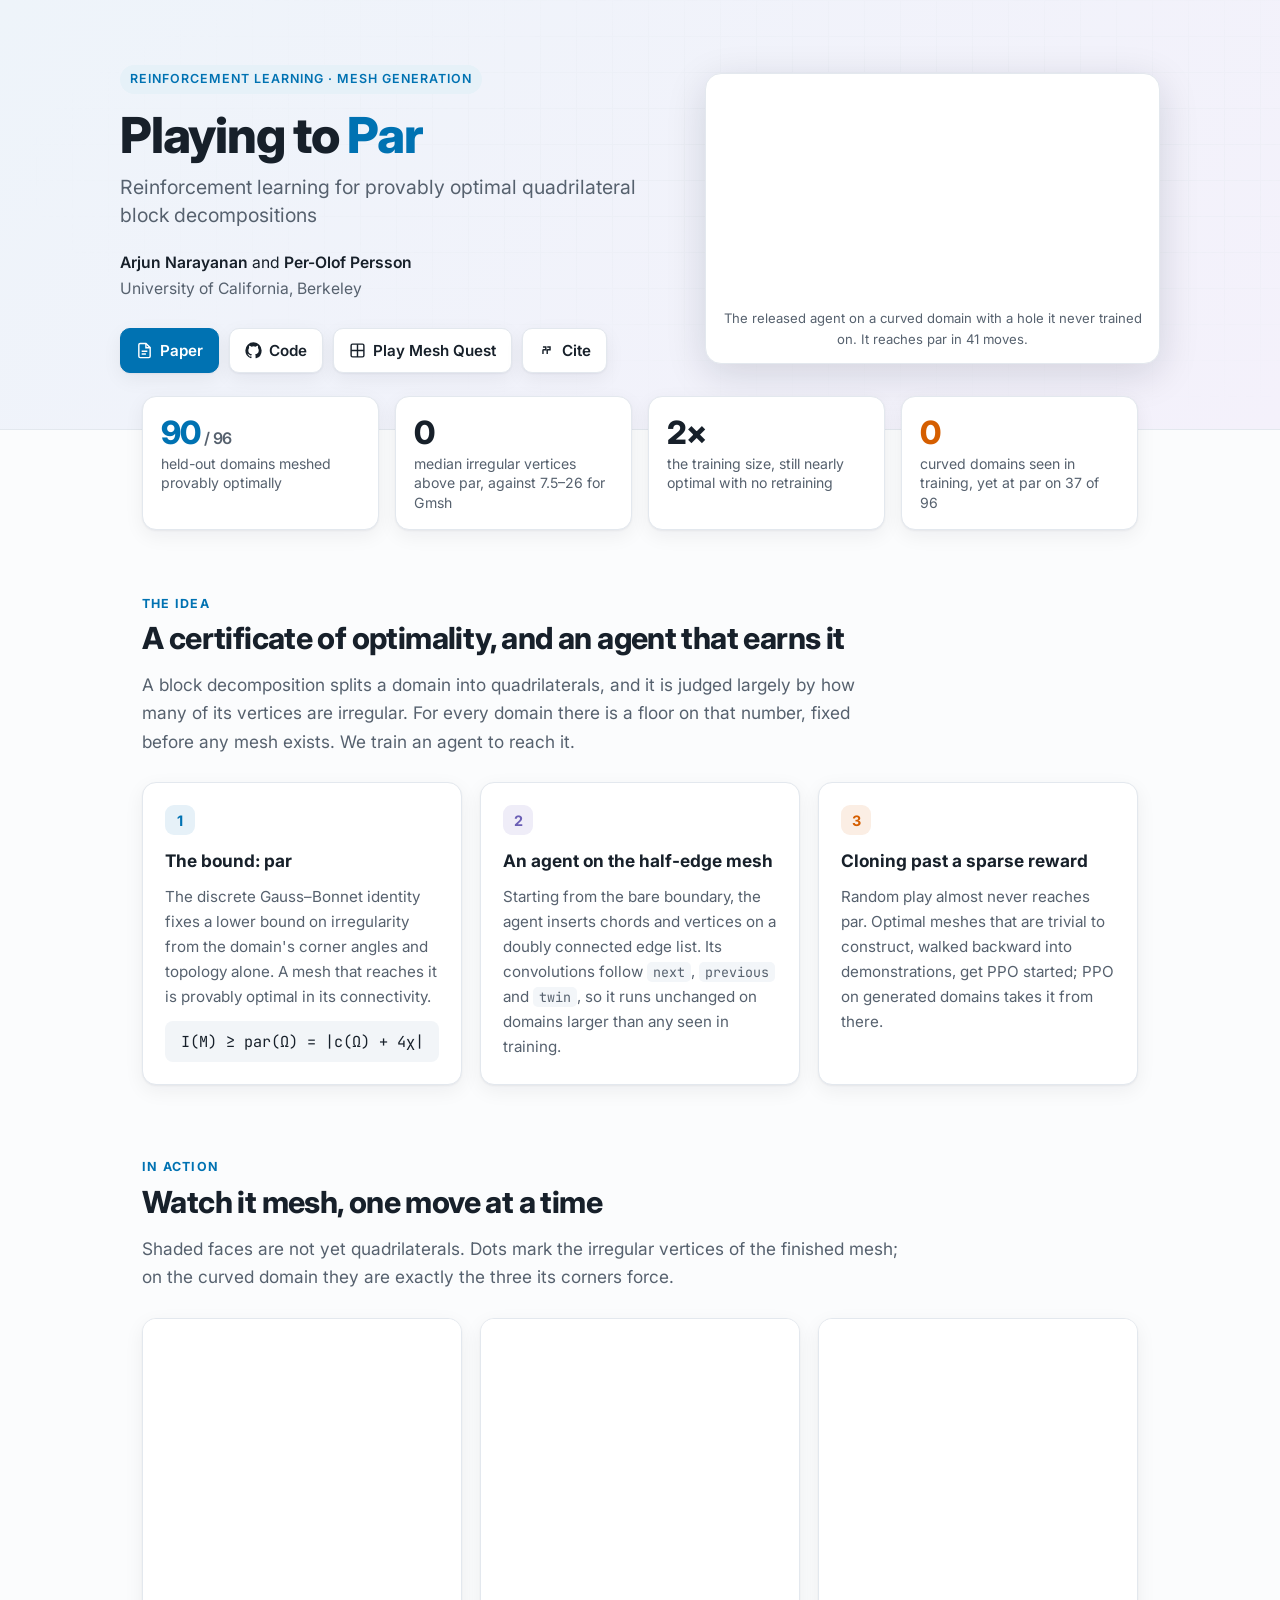
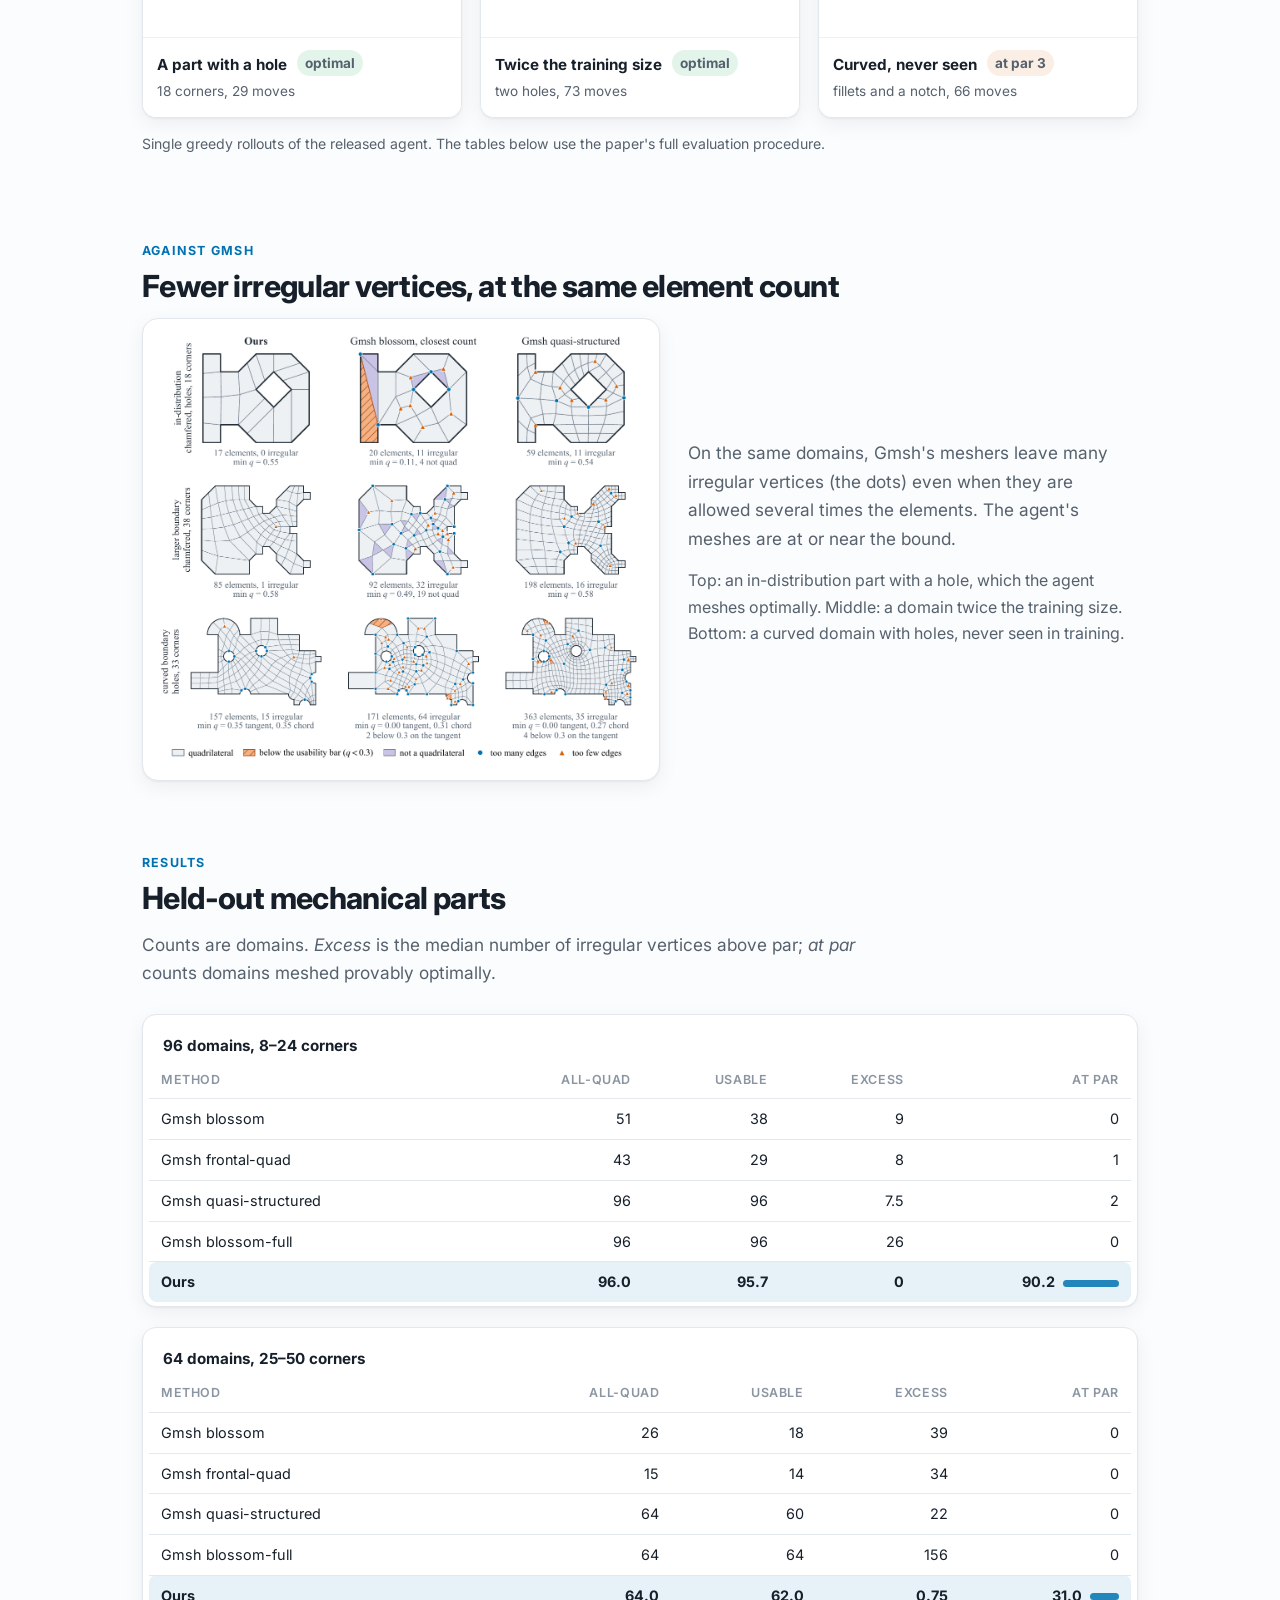
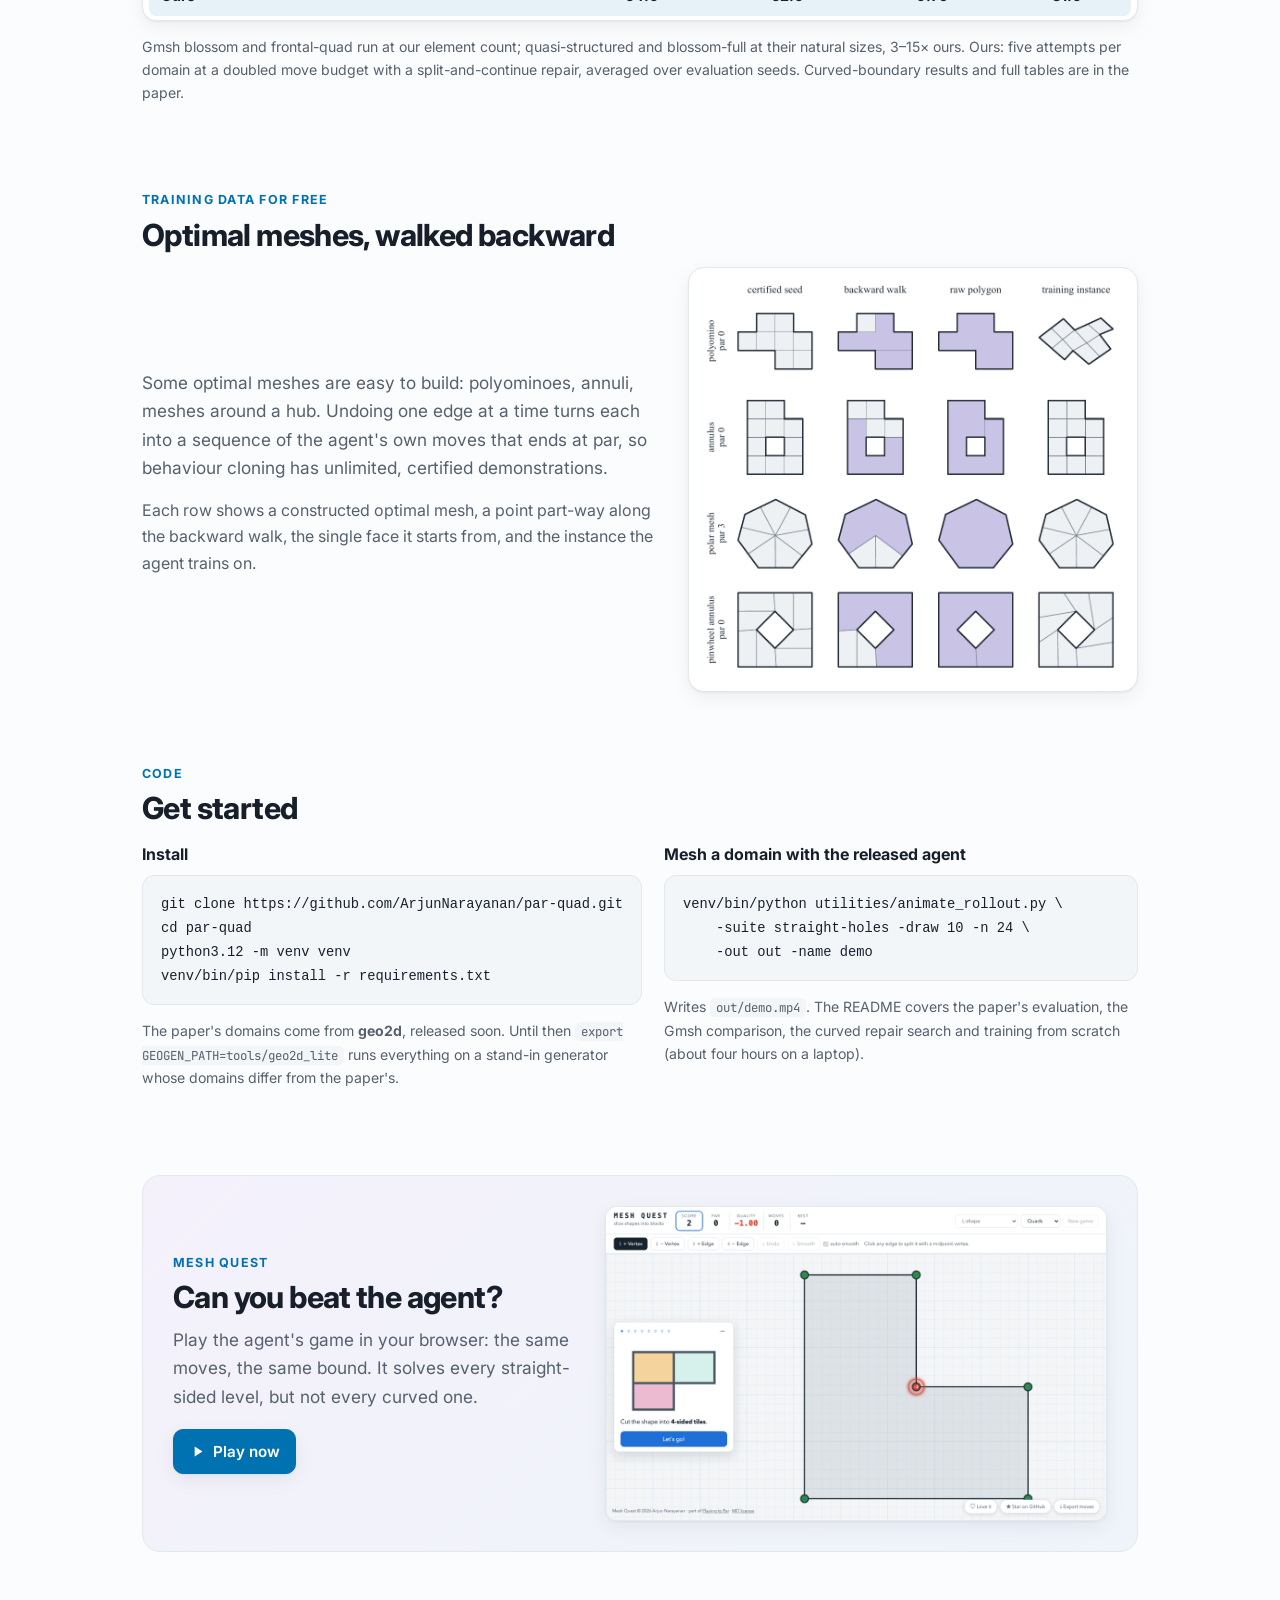
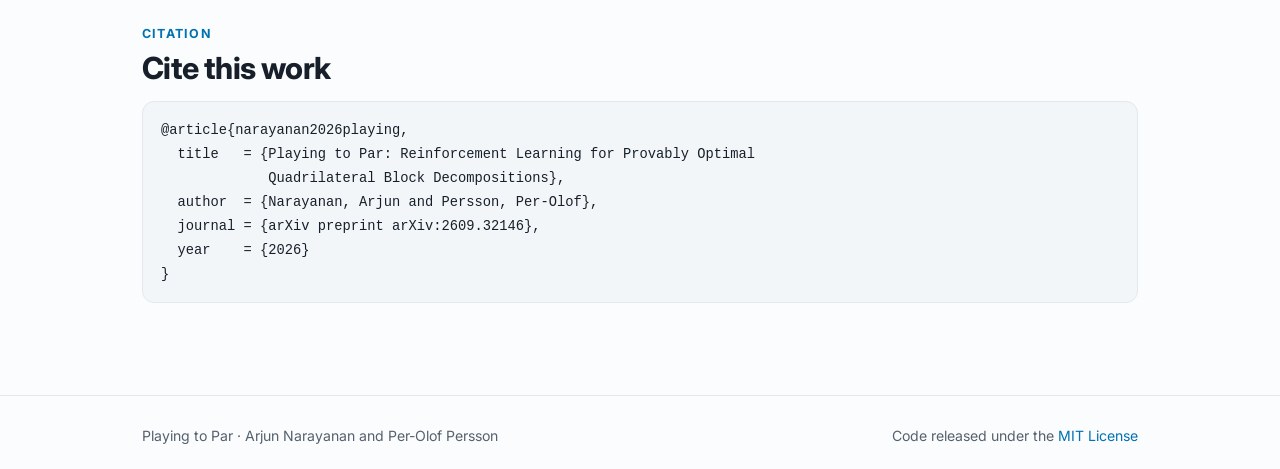
<file: docs/index.html>
<!doctype html>
<html lang="en">
<head>
<meta charset="utf-8">
<meta name="viewport" content="width=device-width, initial-scale=1">
<title>Playing to Par</title>
<meta name="description" content="Reinforcement learning for provably optimal quadrilateral block decompositions: an agent that meshes a domain from its bare boundary to the Gauss–Bonnet bound on its irregularity.">
<meta property="og:title" content="Playing to Par">
<meta property="og:description" content="Reinforcement learning for provably optimal quadrilateral block decompositions.">
<meta property="og:image" content="https://arjunnarayanan.github.io/par-quad/media/compare.png">
<link rel="preconnect" href="https://fonts.googleapis.com">
<link rel="preconnect" href="https://fonts.gstatic.com" crossorigin>
<link href="https://fonts.googleapis.com/css2?family=Inter:wght@400;500;600;700;800&family=JetBrains+Mono:wght@400;500&display=swap" rel="stylesheet">
<style>
:root {
  --bg: #fbfcfd; --surface: #ffffff; --fg: #17202a; --muted: #56616e; --faint: #8a95a1;
  --line: #e3e8ee; --soft: #f2f5f8; --code: #f3f6f9;
  --blue: #0072b2; --blue-soft: #e6f1f8; --orange: #d55e00; --lavender: #c9c3e6; --lav-soft: #efedf8;
  --hero-a: #eef4fa; --hero-b: #f4f1fb;
  --shadow: 0 1px 2px rgba(16,24,40,.05), 0 6px 20px rgba(16,24,40,.06);
}
@media (prefers-color-scheme: dark) {
  :root { --bg: #0f1318; --surface: #161b22; --fg: #e6eaef; --muted: #a3adb8; --faint: #7d8793;
          --line: #262d36; --soft: #1b2129; --code: #1a2028;
          --blue: #4ea3dc; --blue-soft: #16283a; --orange: #f08a3c; --lav-soft: #211f33;
          --hero-a: #121b26; --hero-b: #1a1726;
          --shadow: 0 1px 2px rgba(0,0,0,.4), 0 8px 24px rgba(0,0,0,.35); }
}
* { box-sizing: border-box; }
html { scroll-behavior: smooth; }
body { margin: 0; background: var(--bg); color: var(--fg);
       font: 16px/1.65 Inter, -apple-system, BlinkMacSystemFont, "Segoe UI", Roboto, sans-serif;
       -webkit-font-smoothing: antialiased; }
a { color: var(--blue); text-decoration: none; }
a:hover { text-decoration: underline; }
.wrap { max-width: 1040px; margin: 0 auto; padding: 0 22px; }

/* hero */
header.hero { background: linear-gradient(135deg, var(--hero-a), var(--hero-b)); border-bottom: 1px solid var(--line);
              position: relative; overflow: hidden; }
header.hero::before { content: ""; position: absolute; inset: 0; opacity: .5; pointer-events: none;
  background-image: linear-gradient(var(--line) 1px, transparent 1px), linear-gradient(90deg, var(--line) 1px, transparent 1px);
  background-size: 36px 36px; mask-image: radial-gradient(ellipse at 70% 40%, #000 0%, transparent 70%);
  -webkit-mask-image: radial-gradient(ellipse at 70% 40%, #000 0%, transparent 70%); }
.hero-inner { position: relative; display: grid; grid-template-columns: 1.2fr 1fr; gap: 40px; align-items: center;
              padding: 64px 0 56px; }
.eyebrow { display: inline-block; font-size: .78rem; font-weight: 600; letter-spacing: .08em; text-transform: uppercase;
           color: var(--blue); background: var(--blue-soft); padding: 4px 10px; border-radius: 999px; margin-bottom: 16px; }
h1 { font-size: 3.1rem; line-height: 1.04; letter-spacing: -.025em; margin: 0 0 12px; font-weight: 800; }
h1 .par { color: var(--blue); }
.tagline { font-size: 1.22rem; color: var(--muted); margin: 0 0 20px; line-height: 1.45; }
.authors { margin: 0 0 26px; font-size: .98rem; }
.authors b { font-weight: 600; }
.authors span { color: var(--muted); }
.buttons { display: flex; flex-wrap: wrap; gap: 10px; }
.btn { display: inline-flex; align-items: center; gap: 7px; padding: 9px 15px; border-radius: 10px; font-weight: 600;
       font-size: .95rem; border: 1px solid var(--line); background: var(--surface); color: var(--fg); box-shadow: var(--shadow); }
.btn:hover { text-decoration: none; border-color: var(--blue); color: var(--blue); }
.btn.primary { background: var(--blue); border-color: var(--blue); color: #fff; }
.btn.primary:hover { filter: brightness(1.08); color: #fff; }
.btn svg { width: 17px; height: 17px; }
.hero-video { background: #fff; border-radius: 16px; box-shadow: 0 10px 40px rgba(16,24,40,.14); padding: 10px;
              border: 1px solid var(--line); }
.hero-video video { display: block; width: 100%; border-radius: 10px; }
.hero-video .cap { font-size: .82rem; color: #56616e; text-align: center; padding: 8px 4px 2px; }

/* stats */
.stats { display: grid; grid-template-columns: repeat(4, 1fr); gap: 16px; margin: -34px 0 0; position: relative; }
.stat { background: var(--surface); border: 1px solid var(--line); border-radius: 14px; padding: 18px 18px 16px; box-shadow: var(--shadow); }
.stat .num { font-size: 2rem; font-weight: 800; letter-spacing: -.02em; line-height: 1.1; }
.stat .num small { font-size: 1rem; color: var(--muted); font-weight: 600; }
.stat .lbl { font-size: .88rem; color: var(--muted); margin-top: 4px; line-height: 1.4; }
.stat.blue .num { color: var(--blue); }
.stat.orange .num { color: var(--orange); }

section { padding: 64px 0 8px; }
.kicker { font-size: .78rem; font-weight: 700; letter-spacing: .1em; text-transform: uppercase; color: var(--blue); margin-bottom: 6px; }
h2 { font-size: 1.9rem; letter-spacing: -.02em; line-height: 1.2; margin: 0 0 14px; font-weight: 750; }
.lead { font-size: 1.08rem; color: var(--muted); max-width: 760px; margin: 0 0 26px; }
p { margin: 0 0 14px; }

/* steps */
.steps { display: grid; grid-template-columns: repeat(3, 1fr); gap: 18px; }
.step { background: var(--surface); border: 1px solid var(--line); border-radius: 14px; padding: 22px; box-shadow: var(--shadow); }
.step .n { display: inline-grid; place-items: center; width: 30px; height: 30px; border-radius: 9px; font-weight: 700;
           font-size: .9rem; margin-bottom: 12px; }
.step:nth-child(1) .n { background: var(--blue-soft); color: var(--blue); }
.step:nth-child(2) .n { background: var(--lav-soft); color: #6b5fb5; }
.step:nth-child(3) .n { background: #fbeee4; color: var(--orange); }
@media (prefers-color-scheme: dark) { .step:nth-child(3) .n { background: #2e1f14; } .step:nth-child(2) .n { color: #a79ef0; } }
.step h3 { margin: 0 0 8px; font-size: 1.08rem; }
.step p { margin: 0; color: var(--muted); font-size: .95rem; }
.formula { font-family: "JetBrains Mono", ui-monospace, monospace; font-size: .95rem; background: var(--soft);
           border-radius: 8px; padding: 8px 12px; margin: 12px 0 0; color: var(--fg); text-align: center; }

/* figures */
.figure { background: #fff; border: 1px solid var(--line); border-radius: 16px; padding: 16px; box-shadow: var(--shadow); }
.figure img { display: block; width: 100%; height: auto; }
.figcap { font-size: .9rem; color: var(--muted); margin-top: 10px; }
.two { display: grid; grid-template-columns: 1.15fr 1fr; gap: 28px; align-items: center; }

/* videos */
.videos { display: grid; grid-template-columns: repeat(3, 1fr); gap: 18px; }
.vcard { background: #fff; border: 1px solid var(--line); border-radius: 14px; overflow: hidden; box-shadow: var(--shadow);
         display: flex; flex-direction: column; }
.vcard video { display: block; width: 100%; aspect-ratio: 1/1; object-fit: contain; background: #fff; }
.vcard .t { padding: 12px 14px 14px; border-top: 1px solid #eef1f4; background: #fff; }
.vcard .t b { display: block; font-size: .95rem; color: #17202a; }
.vcard .t span { font-size: .85rem; color: #56616e; }
.pill { display: inline-block; font-size: .72rem; font-weight: 700; padding: 2px 8px; border-radius: 999px; margin-left: 6px;
        vertical-align: 2px; }
.pill.ok { background: #e3f4ea; color: #1f7a45; }
.pill.new { background: #fbeee4; color: #b24d00; }

/* tables */
.tables { display: grid; grid-template-columns: 1fr; gap: 20px; }
.tcard { background: var(--surface); border: 1px solid var(--line); border-radius: 14px; padding: 8px 6px 4px; box-shadow: var(--shadow);
         overflow-x: auto; }
.tcard h3 { font-size: .95rem; margin: 10px 14px 4px; }
table { width: 100%; border-collapse: collapse; font-size: .9rem; }
th, td { text-align: right; padding: 8px 12px; border-bottom: 1px solid var(--line); white-space: nowrap; }
th:first-child, td:first-child { text-align: left; }
thead th { color: var(--faint); font-weight: 600; font-size: .78rem; text-transform: uppercase; letter-spacing: .05em; }
tbody tr:last-child td { border-bottom: none; }
tr.ours td { font-weight: 700; background: var(--blue-soft); }
tr.ours td:first-child { border-radius: 8px 0 0 8px; } tr.ours td:last-child { border-radius: 0 8px 8px 0; }
.bar { display: inline-block; height: 7px; border-radius: 4px; background: var(--blue); vertical-align: middle; margin-left: 8px; opacity: .85; }
.bar.g { background: var(--faint); opacity: .5; }
.note { font-size: .88rem; color: var(--muted); margin-top: 14px; }

/* code */
pre { background: var(--code); border: 1px solid var(--line); border-radius: 12px; padding: 16px 18px; overflow-x: auto;
      font: .86rem/1.6 "JetBrains Mono", ui-monospace, monospace; margin: 0 0 14px; }
p code { font-family: "JetBrains Mono", ui-monospace, monospace; background: var(--code); padding: 1px 6px; border-radius: 5px; font-size: .88em; }
.codegrid { display: grid; grid-template-columns: 1fr 1fr; gap: 22px; }
.codegrid h3 { font-size: 1rem; margin: 0 0 8px; }

/* play */
.play { display: grid; grid-template-columns: 1fr 1.25fr; gap: 30px; align-items: center; background: linear-gradient(135deg, var(--hero-b), var(--hero-a));
        border: 1px solid var(--line); border-radius: 18px; padding: 30px; }
.play img { width: 100%; border-radius: 12px; border: 1px solid var(--line); box-shadow: var(--shadow); display: block; }
.play h2 { margin-bottom: 10px; }

footer { margin-top: 70px; padding: 28px 0 44px; border-top: 1px solid var(--line); color: var(--muted); font-size: .88rem; }
footer .wrap { display: flex; justify-content: space-between; gap: 16px; flex-wrap: wrap; }

@media (max-width: 880px) {
  .hero-inner, .two, .play, .codegrid, .tables { grid-template-columns: 1fr; }
  .stats { grid-template-columns: repeat(2, 1fr); margin-top: 24px; }
  .steps, .videos { grid-template-columns: 1fr; }
  h1 { font-size: 2.4rem; }
  .hero-inner { padding: 44px 0 36px; }
}
</style>
</head>
<body>

<header class="hero">
  <div class="wrap hero-inner">
    <div>
      <span class="eyebrow">Reinforcement learning &middot; Mesh generation</span>
      <h1>Playing to <span class="par">Par</span></h1>
      <p class="tagline">Reinforcement learning for provably optimal quadrilateral block decompositions</p>
      <p class="authors"><b>Arjun Narayanan</b> and <b>Per-Olof Persson</b><br><span>University of California, Berkeley</span></p>
      <div class="buttons">
        <a class="btn primary" href="https://arxiv.org/abs/2609.32146"><svg viewBox="0 0 24 24" fill="none" stroke="currentColor" stroke-width="2"><path d="M14 2H6a2 2 0 0 0-2 2v16a2 2 0 0 0 2 2h12a2 2 0 0 0 2-2V8z"/><path d="M14 2v6h6M8 13h8M8 17h6"/></svg>Paper</a>
        <a class="btn" href="https://github.com/ArjunNarayanan/par-quad"><svg viewBox="0 0 24 24" fill="currentColor"><path d="M12 .5A11.5 11.5 0 0 0 .5 12a11.5 11.5 0 0 0 7.86 10.92c.58.1.79-.25.79-.56v-2c-3.2.7-3.87-1.36-3.87-1.36-.52-1.33-1.28-1.69-1.28-1.69-1.04-.71.08-.7.08-.7 1.16.08 1.77 1.19 1.77 1.19 1.02 1.76 2.69 1.25 3.35.96.1-.75.4-1.25.73-1.54-2.55-.29-5.24-1.28-5.24-5.69 0-1.26.45-2.29 1.19-3.1-.12-.29-.52-1.46.11-3.05 0 0 .97-.31 3.17 1.18a11 11 0 0 1 5.77 0c2.2-1.49 3.17-1.18 3.17-1.18.63 1.59.23 2.76.11 3.05.74.81 1.19 1.84 1.19 3.1 0 4.42-2.7 5.39-5.26 5.68.41.36.78 1.06.78 2.14v3.17c0 .31.21.67.8.56A11.5 11.5 0 0 0 23.5 12 11.5 11.5 0 0 0 12 .5z"/></svg>Code</a>
        <a class="btn" href="play.html"><svg viewBox="0 0 24 24" fill="none" stroke="currentColor" stroke-width="2"><rect x="3" y="3" width="18" height="18" rx="2"/><path d="M3 12h18M12 3v18"/></svg>Play Mesh Quest</a>
        <a class="btn" href="#cite"><svg viewBox="0 0 24 24" fill="none" stroke="currentColor" stroke-width="2"><path d="M7 7h4v4H8a1 1 0 0 0-1 1v5M13 7h4v4h-3a1 1 0 0 0-1 1v5"/></svg>Cite</a>
      </div>
    </div>
    <div class="hero-video">
      <video src="media/curved-holes.mp4" autoplay muted loop playsinline></video>
      <div class="cap">The released agent on a curved domain with a hole it never trained on. It reaches par in 41 moves.</div>
    </div>
  </div>
</header>

<div class="wrap">
  <div class="stats">
    <div class="stat blue"><div class="num">90<small> / 96</small></div><div class="lbl">held-out domains meshed provably optimally</div></div>
    <div class="stat"><div class="num">0</div><div class="lbl">median irregular vertices above par, against 7.5&ndash;26 for Gmsh</div></div>
    <div class="stat"><div class="num">2&times;</div><div class="lbl">the training size, still nearly optimal with no retraining</div></div>
    <div class="stat orange"><div class="num">0</div><div class="lbl">curved domains seen in training, yet at par on 37 of 96</div></div>
  </div>

  <section>
    <div class="kicker">The idea</div>
    <h2>A certificate of optimality, and an agent that earns it</h2>
    <p class="lead">A block decomposition splits a domain into quadrilaterals, and it is judged largely by how many of its vertices are irregular. For every domain there is a floor on that number, fixed before any mesh exists. We train an agent to reach it.</p>
    <div class="steps">
      <div class="step"><span class="n">1</span><h3>The bound: par</h3><p>The discrete Gauss&ndash;Bonnet identity fixes a lower bound on irregularity from the domain's corner angles and topology alone. A mesh that reaches it is provably optimal in its connectivity.</p><div class="formula">I(M) &ge; par(&Omega;) = |c(&Omega;) + 4&chi;|</div></div>
      <div class="step"><span class="n">2</span><h3>An agent on the half-edge mesh</h3><p>Starting from the bare boundary, the agent inserts chords and vertices on a doubly connected edge list. Its convolutions follow <code>next</code>, <code>previous</code> and <code>twin</code>, so it runs unchanged on domains larger than any seen in training.</p></div>
      <div class="step"><span class="n">3</span><h3>Cloning past a sparse reward</h3><p>Random play almost never reaches par. Optimal meshes that are trivial to construct, walked backward into demonstrations, get PPO started; PPO on generated domains takes it from there.</p></div>
    </div>
  </section>

  <section>
    <div class="kicker">In action</div>
    <h2>Watch it mesh, one move at a time</h2>
    <p class="lead">Shaded faces are not yet quadrilaterals. Dots mark the irregular vertices of the finished mesh; on the curved domain they are exactly the three its corners force.</p>
    <div class="videos">
      <div class="vcard"><video src="media/indist.mp4" autoplay muted loop playsinline></video>
        <div class="t"><b>A part with a hole <span class="pill ok">optimal</span></b><span>18 corners, 29 moves</span></div></div>
      <div class="vcard"><video src="media/larger.mp4" autoplay muted loop playsinline></video>
        <div class="t"><b>Twice the training size <span class="pill ok">optimal</span></b><span>two holes, 73 moves</span></div></div>
      <div class="vcard"><video src="media/curved.mp4" autoplay muted loop playsinline></video>
        <div class="t"><b>Curved, never seen <span class="pill new">at par 3</span></b><span>fillets and a notch, 66 moves</span></div></div>
    </div>
    <p class="note">Single greedy rollouts of the released agent. The tables below use the paper's full evaluation procedure.</p>
  </section>

  <section>
    <div class="kicker">Against Gmsh</div>
    <h2>Fewer irregular vertices, at the same element count</h2>
    <div class="two">
      <div class="figure"><img src="media/compare.png" alt="Our agent and Gmsh on three domains, with irregular vertices marked" loading="lazy"></div>
      <div>
        <p class="lead" style="margin-bottom:14px">On the same domains, Gmsh's meshers leave many irregular vertices (the dots) even when they are allowed several times the elements. The agent's meshes are at or near the bound.</p>
        <p style="color:var(--muted)">Top: an in-distribution part with a hole, which the agent meshes optimally. Middle: a domain twice the training size. Bottom: a curved domain with holes, never seen in training.</p>
      </div>
    </div>
  </section>

  <section>
    <div class="kicker">Results</div>
    <h2>Held-out mechanical parts</h2>
    <p class="lead">Counts are domains. <em>Excess</em> is the median number of irregular vertices above par; <em>at par</em> counts domains meshed provably optimally.</p>
    <div class="tables">
      <div class="tcard">
        <h3>96 domains, 8&ndash;24 corners</h3>
        <table>
          <thead><tr><th>Method</th><th>all-quad</th><th>usable</th><th>excess</th><th>at par</th></tr></thead>
          <tbody>
            <tr><td>Gmsh blossom</td><td>51</td><td>38</td><td>9</td><td>0</td></tr>
            <tr><td>Gmsh frontal-quad</td><td>43</td><td>29</td><td>8</td><td>1</td></tr>
            <tr><td>Gmsh quasi-structured</td><td>96</td><td>96</td><td>7.5</td><td>2</td></tr>
            <tr><td>Gmsh blossom-full</td><td>96</td><td>96</td><td>26</td><td>0</td></tr>
            <tr class="ours"><td>Ours</td><td>96.0</td><td>95.7</td><td>0</td><td>90.2<span class="bar" style="width:56px"></span></td></tr>
          </tbody>
        </table>
      </div>
      <div class="tcard">
        <h3>64 domains, 25&ndash;50 corners</h3>
        <table>
          <thead><tr><th>Method</th><th>all-quad</th><th>usable</th><th>excess</th><th>at par</th></tr></thead>
          <tbody>
            <tr><td>Gmsh blossom</td><td>26</td><td>18</td><td>39</td><td>0</td></tr>
            <tr><td>Gmsh frontal-quad</td><td>15</td><td>14</td><td>34</td><td>0</td></tr>
            <tr><td>Gmsh quasi-structured</td><td>64</td><td>60</td><td>22</td><td>0</td></tr>
            <tr><td>Gmsh blossom-full</td><td>64</td><td>64</td><td>156</td><td>0</td></tr>
            <tr class="ours"><td>Ours</td><td>64.0</td><td>62.0</td><td>0.75</td><td>31.0<span class="bar" style="width:29px"></span></td></tr>
          </tbody>
        </table>
      </div>
    </div>
    <p class="note">Gmsh blossom and frontal-quad run at our element count; quasi-structured and blossom-full at their natural sizes, 3&ndash;15&times; ours. Ours: five attempts per domain at a doubled move budget with a split-and-continue repair, averaged over evaluation seeds. Curved-boundary results and full tables are in the paper.</p>
  </section>

  <section>
    <div class="kicker">Training data for free</div>
    <h2>Optimal meshes, walked backward</h2>
    <div class="two">
      <div>
        <p class="lead" style="margin-bottom:14px">Some optimal meshes are easy to build: polyominoes, annuli, meshes around a hub. Undoing one edge at a time turns each into a sequence of the agent's own moves that ends at par, so behaviour cloning has unlimited, certified demonstrations.</p>
        <p style="color:var(--muted)">Each row shows a constructed optimal mesh, a point part-way along the backward walk, the single face it starts from, and the instance the agent trains on.</p>
      </div>
      <div class="figure"><img src="media/certified.png" alt="Certified instances: constructed optimal meshes walked backward to a single face" loading="lazy"></div>
    </div>
  </section>

  <section id="code">
    <div class="kicker">Code</div>
    <h2>Get started</h2>
    <div class="codegrid">
      <div>
        <h3>Install</h3>
<pre><code>git clone https://github.com/ArjunNarayanan/par-quad.git
cd par-quad
python3.12 -m venv venv
venv/bin/pip install -r requirements.txt</code></pre>
        <p class="note" style="margin-top:0">The paper's domains come from <b>geo2d</b>, released soon. Until then <code>export GEOGEN_PATH=tools/geo2d_lite</code> runs everything on a stand-in generator whose domains differ from the paper's.</p>
      </div>
      <div>
        <h3>Mesh a domain with the released agent</h3>
<pre><code>venv/bin/python utilities/animate_rollout.py \
    -suite straight-holes -draw 10 -n 24 \
    -out out -name demo</code></pre>
        <p class="note" style="margin-top:0">Writes <code>out/demo.mp4</code>. The README covers the paper's evaluation, the Gmsh comparison, the curved repair search and training from scratch (about four hours on a laptop).</p>
      </div>
    </div>
  </section>

  <section>
    <div class="play">
      <div>
        <div class="kicker">Mesh Quest</div>
        <h2>Can you beat the agent?</h2>
        <p class="lead" style="margin-bottom:18px">Play the agent's game in your browser: the same moves, the same bound. It solves every straight-sided level, but not every curved one.</p>
        <a class="btn primary" href="play.html"><svg viewBox="0 0 24 24" fill="currentColor"><path d="M8 5v14l11-7z"/></svg>Play now</a>
      </div>
      <a href="play.html"><img src="media/mesh-quest.png" alt="Mesh Quest, the block decomposition puzzle game" loading="lazy"></a>
    </div>
  </section>

  <section id="cite">
    <div class="kicker">Citation</div>
    <h2>Cite this work</h2>
<pre><code>@article{narayanan2026playing,
  title   = {Playing to Par: Reinforcement Learning for Provably Optimal
             Quadrilateral Block Decompositions},
  author  = {Narayanan, Arjun and Persson, Per-Olof},
  journal = {arXiv preprint arXiv:2609.32146},
  year    = {2026}
}</code></pre>
  </section>
</div>

<footer>
  <div class="wrap"><span>Playing to Par &middot; Arjun Narayanan and Per-Olof Persson</span><span>Code released under the <a href="https://github.com/ArjunNarayanan/par-quad/blob/main/LICENSE">MIT License</a></span></div>
</footer>
</body>
</html>
</file>
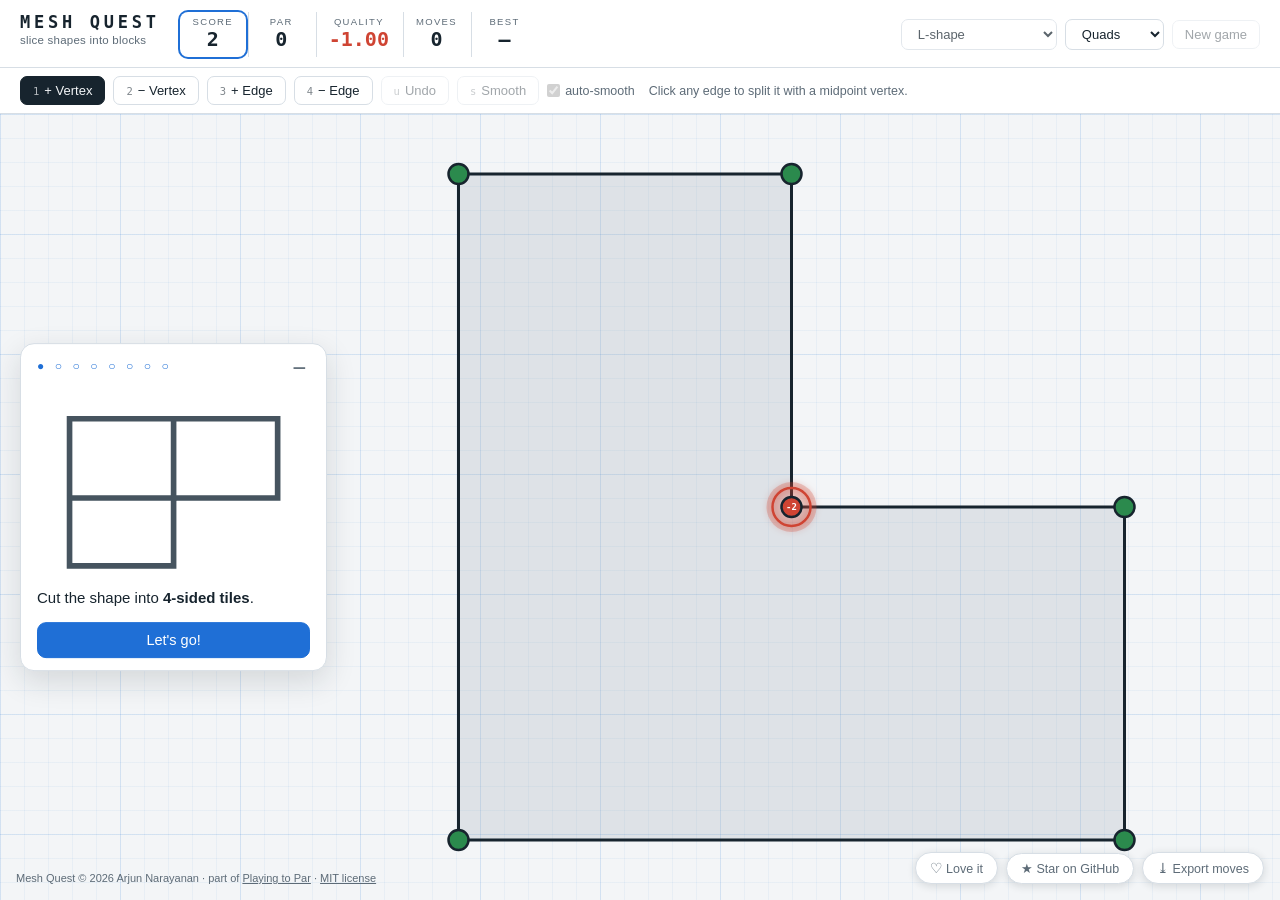
<file: docs/play.html>
<!doctype html>
<html lang="en">
<head>
<meta charset="utf-8">
<meta name="viewport" content="width=device-width, initial-scale=1, viewport-fit=cover">
<title>Mesh Quest</title>
<style>
/* Mesh Quest — Copyright 2026 Arjun Narayanan.
 * Licensed under the MIT License (see LICENSE). */
:root {
  --paper: #f3f5f7;
  --panel: #ffffff;
  --ink: #17242e;
  --muted: #5d6b77;
  --line: #d7dee5;
  --grid: rgba(31, 111, 214, 0.055);
  --grid-major: rgba(31, 111, 214, 0.1);
  --accent: #1f6fd6;
  --halo: rgba(31, 111, 214, 0.16);
  --glow: rgba(31, 111, 214, 0.75);
  --good: #2b8a4d;
  --warn: #d9962e;
  --bad: #cf4433;
  /* mosaic: a finished quad is a coloured tile, anything else is dull glass */
  --tile-0: #f0a08c;
  --tile-1: #f0c47a;
  --tile-2: #a8d18a;
  --tile-3: #7fcfc4;
  --tile-4: #93bfe8;
  --tile-5: #b3aae0;
  --tile-6: #e7a6c4;
  --tile-7: #ddd08a;
  --tile-alpha: 0.82;
  --face-dull: rgba(147, 161, 174, 0.22);
  --edge: #46545f;
  --edge-bdry: #17242e;
  --vertex-ring: #ffffff;
  --shadow: rgba(23, 36, 46, 0.14);
}
@media (prefers-color-scheme: dark) {
  :root {
    --paper: #101820;
    --panel: #18232d;
    --ink: #e4ecf2;
    --muted: #8b99a5;
    --line: #2a3743;
    --grid: rgba(90, 162, 240, 0.05);
    --grid-major: rgba(90, 162, 240, 0.09);
    --accent: #5aa2f0;
  --halo: rgba(90, 162, 240, 0.22);
  --glow: rgba(90, 162, 240, 0.9);
    --good: #43b06a;
    --warn: #e2a94f;
    --bad: #e26055;
    --tile-0: #c8664f;
    --tile-1: #c99544;
    --tile-2: #6a9e56;
    --tile-3: #3f9a92;
    --tile-4: #4b82c4;
    --tile-5: #7f6fbe;
    --tile-6: #b45f8e;
    --tile-7: #a68a45;
    --tile-alpha: 0.6;
    --face-dull: rgba(140, 156, 172, 0.14);
    --edge: #9fb0bd;
    --edge-bdry: #dfe9f1;
    --vertex-ring: #101820;
    --shadow: rgba(0, 0, 0, 0.45);
  }
}
:root[data-theme="dark"] {
  --paper: #101820;
  --panel: #18232d;
  --ink: #e4ecf2;
  --muted: #8b99a5;
  --line: #2a3743;
  --grid: rgba(90, 162, 240, 0.05);
  --grid-major: rgba(90, 162, 240, 0.09);
  --accent: #5aa2f0;
  --halo: rgba(90, 162, 240, 0.22);
  --glow: rgba(90, 162, 240, 0.9);
  --good: #43b06a;
  --warn: #e2a94f;
  --bad: #e26055;
  --tile-0: #c8664f;
  --tile-1: #c99544;
  --tile-2: #6a9e56;
  --tile-3: #3f9a92;
  --tile-4: #4b82c4;
  --tile-5: #7f6fbe;
  --tile-6: #b45f8e;
  --tile-7: #a68a45;
  --tile-alpha: 0.6;
  --face-dull: rgba(140, 156, 172, 0.14);
  --edge: #9fb0bd;
  --edge-bdry: #dfe9f1;
  --vertex-ring: #101820;
  --shadow: rgba(0, 0, 0, 0.45);
}
:root[data-theme="light"] {
  --paper: #f3f5f7;
  --panel: #ffffff;
  --ink: #17242e;
  --muted: #5d6b77;
  --line: #d7dee5;
  --grid: rgba(31, 111, 214, 0.055);
  --grid-major: rgba(31, 111, 214, 0.1);
  --accent: #1f6fd6;
  --halo: rgba(31, 111, 214, 0.16);
  --glow: rgba(31, 111, 214, 0.75);
  --good: #2b8a4d;
  --warn: #d9962e;
  --bad: #cf4433;
  --tile-0: #f0a08c;
  --tile-1: #f0c47a;
  --tile-2: #a8d18a;
  --tile-3: #7fcfc4;
  --tile-4: #93bfe8;
  --tile-5: #b3aae0;
  --tile-6: #e7a6c4;
  --tile-7: #ddd08a;
  --tile-alpha: 0.82;
  --face-dull: rgba(147, 161, 174, 0.22);
  --edge: #46545f;
  --edge-bdry: #17242e;
  --vertex-ring: #ffffff;
  --shadow: rgba(23, 36, 46, 0.14);
}

* { box-sizing: border-box; margin: 0; }
html, body { height: 100%; }
body {
  font-family: "Avenir Next", Seravek, "Segoe UI", -apple-system, sans-serif;
  color: var(--ink);
  background: var(--paper);
  display: flex;
  flex-direction: column;
  overflow: hidden;
  height: 100vh;
  height: 100dvh;
}
header, .toolbar, #stage {
  user-select: none;
  -webkit-user-select: none;
}
#stage { touch-action: manipulation; }
button, select {
  touch-action: manipulation;
  -webkit-tap-highlight-color: transparent;
}
.mono {
  font-family: ui-monospace, "SF Mono", "Cascadia Mono", Menlo, Consolas, monospace;
  font-variant-numeric: tabular-nums;
}

header {
  display: flex;
  align-items: stretch;
  gap: 20px;
  flex-wrap: wrap;
  padding: 12px 20px 10px;
  background: var(--panel);
  border-bottom: 1px solid var(--line);
}
.brand h1 {
  font-family: ui-monospace, "SF Mono", "Cascadia Mono", Menlo, Consolas, monospace;
  font-size: 17px;
  font-weight: 700;
  letter-spacing: 0.22em;
  text-wrap: balance;
}
.brand .sub {
  font-size: 11.5px;
  color: var(--muted);
  letter-spacing: 0.02em;
  margin-top: 2px;
}
.readouts { display: flex; gap: 2px; align-items: stretch; }
.readout {
  min-width: 66px;
  padding: 4px 12px 5px;
  border-left: 1px solid var(--line);
  text-align: center;
}
.readout:first-child { border-left: none; }
.readout .label {
  font-size: 9.5px;
  text-transform: uppercase;
  letter-spacing: 0.14em;
  color: var(--muted);
}
.readout .value {
  font-family: ui-monospace, "SF Mono", "Cascadia Mono", Menlo, Consolas, monospace;
  font-variant-numeric: tabular-nums;
  font-size: 20px;
  font-weight: 600;
  line-height: 1.25;
}
.readout.at-par .value { color: var(--good); }
.readout.alert .value { color: var(--bad); }
.spacer { flex: 1; }
.controls { display: flex; gap: 8px; align-items: center; }

select, button {
  font: inherit;
  font-size: 13px;
  color: var(--ink);
  padding: 6px 12px;
  border-radius: 7px;
  border: 1px solid var(--line);
  background: var(--panel);
  cursor: pointer;
}
button:hover, select:hover { border-color: var(--accent); }
button:disabled { opacity: 0.4; cursor: default; }
button:focus-visible, select:focus-visible {
  outline: 2px solid var(--accent);
  outline-offset: 1px;
}

.toolbar {
  display: flex;
  align-items: center;
  gap: 8px;
  flex-wrap: wrap;
  padding: 8px 20px;
  background: var(--panel);
  border-bottom: 1px solid var(--line);
}
.mode kbd {
  font-family: ui-monospace, "SF Mono", Menlo, monospace;
  font-size: 10.5px;
  opacity: 0.55;
  margin-right: 5px;
}
.mode.active {
  background: var(--ink);
  color: var(--paper);
  border-color: var(--ink);
}
.mode.active kbd { opacity: 0.7; }
label.auto {
  font-size: 12.5px;
  color: var(--muted);
  display: flex;
  gap: 5px;
  align-items: center;
  cursor: pointer;
}
.hint { font-size: 12.5px; color: var(--muted); margin-left: 6px; }

#stage {
  flex: 1;
  position: relative;
  overflow: hidden;
  background-image:
    linear-gradient(var(--grid-major) 1px, transparent 1px),
    linear-gradient(90deg, var(--grid-major) 1px, transparent 1px),
    linear-gradient(var(--grid) 1px, transparent 1px),
    linear-gradient(90deg, var(--grid) 1px, transparent 1px);
  background-size: 120px 120px, 120px 120px, 24px 24px, 24px 24px;
}
#canvas { width: 100%; height: 100%; display: block; cursor: grab; touch-action: none; }
#canvas.panning { cursor: grabbing; }
#canvas.panning * { pointer-events: none; }
#confetti { position: absolute; inset: 0; pointer-events: none; }

/* the board reads as a mosaic under lead came: a sound quad is a set tile and
   takes a colour of its own, everything unfinished stays dull grey glass */
.face { stroke: none; }
.face.dull { fill: var(--face-dull); }
.face.tile { fill-opacity: var(--tile-alpha); }
/* .pale is the same glass cut thinner — it doubles the palette so neighbouring
   tiles that draw the same hue still read as two tiles */
.face.tile.pale { fill-opacity: calc(var(--tile-alpha) - 0.22); }
.t0 { fill: var(--tile-0); }
.t1 { fill: var(--tile-1); }
.t2 { fill: var(--tile-2); }
.t3 { fill: var(--tile-3); }
.t4 { fill: var(--tile-4); }
.t5 { fill: var(--tile-5); }
.t6 { fill: var(--tile-6); }
.t7 { fill: var(--tile-7); }
/* a tile is only "fresh" on the render that first colours it, so the set
   animation plays once per tile rather than on every redraw */
.face.fresh {
  transform-box: fill-box;
  transform-origin: center;
  animation: tile-set 0.45s ease-out;
}
@keyframes tile-set {
  0% { opacity: 0; transform: scale(0.68); }
  55% { opacity: 1; transform: scale(1.05); }
  100% { opacity: 1; transform: scale(1); }
}
.edge { stroke: var(--edge); stroke-width: 2; fill: none; pointer-events: none; }
.edge.boundary { stroke: var(--edge-bdry); stroke-width: 3; }
.edge.glow { filter: drop-shadow(0 0 4px var(--glow)); }
.vertex.glow { filter: drop-shadow(0 0 5px var(--glow)); }
.edge.near { stroke: var(--accent) !important; stroke-width: 5 !important; }
.vertex { stroke: var(--vertex-ring); stroke-width: 1.5; }
.vertex.user { stroke: var(--edge-bdry); stroke-width: 2.5; }
.vertex.ok { fill: var(--good); }
.vertex.off1 { fill: var(--warn); }
.vertex.off2 { fill: var(--bad); }
.vertex.near { stroke: var(--accent); stroke-width: 4; }
.vertex.selected { stroke: var(--accent); stroke-width: 4; }
.vlabel {
  font-family: ui-monospace, "SF Mono", Menlo, monospace;
  font-size: 9px;
  font-weight: 700;
  fill: var(--vertex-ring);
  text-anchor: middle;
  pointer-events: none;
}
/* a corner squashed flat can never carry a tile: ring it in red until fixed */
.vwash { fill: var(--bad); pointer-events: none; }
.vhalo {
  fill: none;
  stroke: var(--bad);
  stroke-width: 2.5;
  pointer-events: none;
  transform-box: fill-box;
  transform-origin: center;
  filter: drop-shadow(0 0 5px var(--bad));
  animation: halo-throb 1.7s ease-in-out infinite;
}
@keyframes halo-throb {
  0%, 100% { transform: scale(0.9); opacity: 0.5; }
  50% { transform: scale(1.14); opacity: 1; }
}
.dim { opacity: 0.25; pointer-events: none; }
#canvas.has-target { cursor: pointer; }

#toast {
  position: absolute;
  bottom: 18px;
  left: 50%;
  transform: translateX(-50%);
  background: var(--ink);
  color: var(--paper);
  padding: 9px 16px;
  border-radius: 8px;
  font-size: 13px;
  opacity: 0;
  transition: opacity 0.25s;
  pointer-events: none;
  max-width: 80%;
}
#toast.show { opacity: 0.95; }

.lvlarrow {
  position: absolute;
  top: 50%;
  transform: translateY(-50%);
  width: 46px;
  height: 46px;
  border-radius: 50%;
  border: 1px solid var(--line);
  background: var(--panel);
  color: var(--muted);
  font-size: 20px;
  cursor: pointer;
  padding: 0;
  box-shadow: 0 4px 12px var(--shadow);
  display: none;
  transition: transform 0.15s;
}
.lvlarrow.show { display: block; }
.lvlarrow:hover {
  transform: translateY(-50%) scale(1.1);
  color: var(--ink);
  border-color: var(--accent);
}
#next.win {
  background: var(--good);
  border-color: var(--good);
  color: #fff;
  width: 60px;
  height: 60px;
  font-size: 27px;
  box-shadow: 0 6px 18px var(--shadow);
}

.corner-actions {
  position: absolute;
  right: 16px;
  bottom: 16px;
  display: flex;
  gap: 8px;
  align-items: center;
}
#heart {
  font-size: 12.5px;
  color: var(--muted);
  background: var(--panel);
  border: 1px solid var(--line);
  border-radius: 17px;
  padding: 7px 14px;
  box-shadow: 0 2px 8px var(--shadow);
  transition: transform 0.15s;
}
#heart .glyph { font-size: 14px; }
#heart:hover { color: var(--bad); border-color: var(--bad); transform: translateY(-1px); }
#heart.hearted { color: var(--bad); border-color: var(--bad); }
#heart.pop .glyph { animation: heart-pop 0.5s ease-out; display: inline-block; }
@keyframes heart-pop {
  0% { transform: scale(1); }
  40% { transform: scale(1.6); }
  100% { transform: scale(1); }
}
/* offered only on a solved board, so it gets the win colour */
#share {
  font-size: 12.5px;
  color: #fff;
  background: var(--good);
  border: 1px solid var(--good);
  border-radius: 17px;
  padding: 7px 14px;
  box-shadow: 0 2px 8px var(--shadow);
  transition: transform 0.15s;
}
#share .glyph { font-size: 11px; }
#share:hover { transform: translateY(-1px); filter: brightness(1.08); }
#share[hidden] { display: none; }

#sharesheet {
  position: fixed;
  inset: 0;
  z-index: 20;
  display: flex;
  align-items: center;
  justify-content: center;
  padding: 20px;
  background: rgba(23, 36, 46, 0.5);
  backdrop-filter: blur(2px);
}
#sharesheet[hidden] { display: none; }
#sharebox {
  position: relative;
  width: min(420px, 100%);
  max-height: 100%;
  overflow-y: auto;
  background: var(--panel);
  border: 1px solid var(--line);
  border-radius: 14px;
  padding: 15px 16px 14px;
  box-shadow: 0 16px 40px var(--shadow);
}
#sharebox .eyebrow {
  font-size: 12px;
  letter-spacing: 0.3em;
  color: var(--accent);
  margin-bottom: 12px;
}
#share-close {
  position: absolute;
  top: 6px;
  right: 8px;
  border: none;
  background: none;
  color: var(--muted);
  font-size: 24px;
  line-height: 1;
  padding: 4px 10px;
}
#share-close:hover { color: var(--ink); }
/* the frame keeps its height while rendering, so nothing jumps when the GIF lands */
#share-stage {
  position: relative;
  min-height: 120px;
  display: flex;
  flex-direction: column;
  align-items: center;
  gap: 8px;
}
#share-img {
  display: block;
  width: 100%;
  max-width: 300px;
  height: auto;
  border: 1px solid var(--line);
  border-radius: 10px;
}
#share-img[hidden] { display: none; }
#share-track {
  width: 100%;
  max-width: 300px;
  height: 4px;
  border-radius: 2px;
  background: var(--line);
  overflow: hidden;
}
#sharebox:not(.working) #share-track { visibility: hidden; }
#share-bar {
  height: 100%;
  width: 0;
  background: var(--accent);
  transition: width 0.2s;
}
#share-status { font-size: 12px; color: var(--muted); }
#share-actions {
  display: flex;
  gap: 8px;
  margin-top: 13px;
}
#share-actions button {
  flex: 1;
  font-size: 14px;
  padding: 9px 12px;
  border-radius: 9px;
}
#share-save {
  background: var(--accent);
  border-color: var(--accent);
  color: #fff;
}
#share-save:disabled, #share-send:disabled { opacity: 0.45; }
#share-send[hidden] { display: none; }

#star {
  display: inline-block;
  font-size: 12.5px;
  text-decoration: none;
  color: var(--muted);
  background: var(--panel);
  border: 1px solid var(--line);
  border-radius: 17px;
  padding: 7px 14px;
  box-shadow: 0 2px 8px var(--shadow);
  transition: transform 0.15s;
}
#star:hover { color: var(--ink); border-color: var(--accent); transform: translateY(-1px); }
#star:focus-visible { outline: 2px solid var(--accent); outline-offset: 1px; }
/* the diagnosis channel: it has to be findable without being told where it is,
   so it is a labelled pill like its neighbours rather than a lone glyph */
#log-export {
  font-size: 12.5px;
  color: var(--muted);
  background: var(--panel);
  border: 1px solid var(--line);
  border-radius: 17px;
  padding: 7px 14px;
  box-shadow: 0 2px 8px var(--shadow);
  transition: transform 0.15s;
}
#log-export .glyph { font-size: 14px; }
#log-export:hover { color: var(--ink); border-color: var(--ink); transform: translateY(-1px); }

#tutcard {
  position: absolute;
  left: 20px;
  top: 50%;
  transform: translateY(-50%);
  width: clamp(260px, 24vw, 360px);
  background: var(--panel);
  border: 1px solid var(--line);
  border-radius: 14px;
  padding: 15px 16px 12px;
  box-shadow: 0 10px 30px var(--shadow);
  display: none;
}
#tutcard.show { display: block; }
#tutcard .eyebrow {
  font-size: 12px;
  letter-spacing: 0.3em;
  color: var(--accent);
  margin-bottom: 14px;
}
#tutcard .body { font-size: 15px; line-height: 1.45; }
#tutcard .actions {
  display: flex;
  flex-direction: column;
  align-items: stretch;
  margin-top: 13px;
  gap: 4px;
}
#tut-next {
  background: var(--accent);
  color: #fff;
  border-color: var(--accent);
  font-size: 14.5px;
  padding: 9px 12px;
  border-radius: 9px;
}
#tut-next.hidden { display: none; }
#tut-skip {
  position: absolute;
  top: 8px;
  right: 10px;
  border: none;
  background: none;
  color: var(--muted);
  font-size: 24px;
  line-height: 1;
  padding: 4px 10px;
  cursor: pointer;
}
#tut-skip:hover { color: var(--ink); }
#tut-open {
  position: absolute;
  left: 20px;
  top: calc(50% + 64px);
  transform: translateY(-50%);
  width: 74px;
  height: 74px;
  border-radius: 50%;
  border: 1px solid var(--line);
  background: var(--panel);
  font-size: 36px;
  padding: 0;
  cursor: pointer;
  box-shadow: 0 0 0 5px var(--halo), 0 4px 12px var(--shadow);
  animation: halo-breathe 2.8s ease-in-out infinite;
  transition: transform 0.15s;
}
#tut-open:hover { transform: translateY(-50%) scale(1.1); border-color: var(--accent); }
@keyframes halo-breathe {
  0%, 100% { box-shadow: 0 0 0 4px var(--halo), 0 4px 12px var(--shadow); }
  50% { box-shadow: 0 0 0 9px var(--halo), 0 4px 12px var(--shadow); }
}
@media (prefers-reduced-motion: reduce) {
  #tut-open { animation: none; }
}
#tutcard.show ~ #tut-open { display: none; }
@media (max-width: 720px) {
  #tutcard {
    left: 8px;
    right: 8px;
    top: auto;
    bottom: 8px;
    transform: none;
    width: auto;
    padding: 11px 13px 9px;
    border-radius: 12px;
    max-height: 40vh;
    overflow-y: auto;
  }
  #tutcard .eyebrow { font-size: 11px; margin-bottom: 7px; }
  #tutcard .body { font-size: 14px; line-height: 1.4; }
  #tutcard svg { max-height: 76px; margin-bottom: 7px; }
  #tutcard .actions { margin-top: 9px; }
  #tut-next { font-size: 14px; padding: 9px 12px; }
  #tut-skip { font-size: 21px; top: 5px; right: 6px; }
  #tutcard.show ~ #toast { bottom: 46vh; }
  /* card open: hand the header/toolbar space to the board */
  body.card-open > .toolbar { display: none; }
  body.card-open > header { display: none; }
  body.card-open.chip-step > header { display: flex; }
  #tut-open { top: auto; bottom: 14px; left: 14px; transform: none; }
  #tut-open:hover { transform: none; }
}

/* tutorial card illustrations */
#tutcard svg {
  display: block;
  width: 100%;
  height: auto;
  max-height: 190px;
  margin-bottom: 10px;
}
.tvis-line { stroke: var(--edge); stroke-width: 2.5; fill: none; }
.tvis-dot { fill: var(--accent); }
.tvis-blush { fill: var(--bad); }
/* the .tN hue classes above colour these; .dN only staggers them */
.tvis-tile { opacity: 0; animation: tvis-tile 2.7s infinite; }
.tvis-tile.d2 { animation-delay: 0.35s; }
.tvis-tile.d3 { animation-delay: 0.7s; }
@keyframes tvis-tile { 0% { opacity: 0; } 30%, 80% { opacity: 0.8; } 100% { opacity: 0; } }
.tvis-ray {
  stroke: var(--accent);
  stroke-dasharray: 1;
  stroke-dashoffset: 1;
  animation: tvis-draw 3s infinite;
}
.tvis-ray.r2 { animation-delay: 0.3s; }
.tvis-ray.r3 { animation-delay: 0.6s; }
.tvis-ray.r4 { animation-delay: 0.9s; }
@keyframes tvis-draw { 0% { stroke-dashoffset: 1; } 45%, 90% { stroke-dashoffset: 0; } 100% { stroke-dashoffset: 0; } }
.tvis-pop {
  transform-box: fill-box;
  transform-origin: center;
  animation: tvis-pop 1.8s ease-in-out infinite;
}
@keyframes tvis-pop { 0%, 15% { transform: scale(0); } 50%, 85% { transform: scale(1); } 100% { transform: scale(0); } }
.tvis-draw {
  stroke: var(--accent);
  stroke-width: 3;
  stroke-dasharray: 1;
  stroke-dashoffset: 1;
  animation: tvis-draw 2s ease-in-out infinite;
}
.tvis-good {
  fill: var(--good);
  transform-box: fill-box;
  transform-origin: center;
  animation: tvis-pop 2.4s ease-in-out infinite;
}
.tvis-good.g2 { animation-delay: 0.25s; }
.tvis-good.g3 { animation-delay: 0.5s; }
.tvis-cell {
  stroke: var(--paper);
  opacity: 0;
  animation: tvis-tile 2.6s infinite;
}
.tvis-cell.pale { fill-opacity: 0.6; }
.tvis-pulse { animation: tutpulse 1.3s ease-in-out infinite; }
.tvis-spoke { stroke: var(--edge); stroke-width: 2; }
.tvis-ok-label {
  fill: var(--good);
  font-size: 9px;
  font-weight: 700;
  font-family: ui-monospace, Menlo, monospace;
}
.tvis-flat-label {
  fill: var(--bad);
  font-size: 9px;
  font-weight: 700;
  font-family: ui-monospace, Menlo, monospace;
}
.tvis-badge { fill: var(--accent); }
.tvis-badge-text {
  fill: #fff;
  font-size: 15px;
  font-weight: 700;
  text-anchor: middle;
  font-family: ui-monospace, Menlo, monospace;
}
@media (prefers-reduced-motion: reduce) {
  .tvis-tile, .tvis-cell, .tvis-ray, .tvis-pop, .tvis-draw, .tvis-good { animation: none; }
  .tvis-tile, .tvis-cell { opacity: 0.8; }
  .tvis-ray, .tvis-draw { stroke-dashoffset: 0; }
}

@keyframes tutpulse { 0%, 100% { opacity: 1; } 50% { opacity: 0.35; } }
.edge.tut-target {
  stroke: var(--accent) !important;
  stroke-width: 6 !important;
  animation: tutpulse 1.3s ease-in-out infinite;
}
.vertex.tut-target {
  stroke: var(--accent) !important;
  stroke-width: 5 !important;
  animation: tutpulse 1.3s ease-in-out infinite;
}
.readout.tut-target { box-shadow: 0 0 0 2px var(--accent); border-radius: 8px; }
@media (prefers-reduced-motion: reduce) {
  .edge.tut-target, .vertex.tut-target { animation: none; }
}

.credit {
  position: absolute;
  left: 16px;
  bottom: 16px;
  font-size: 11px;
  color: var(--muted);
  max-width: 46%;
}
.credit a { color: var(--muted); }
.credit a:hover { color: var(--accent); }

@media (prefers-reduced-motion: reduce) {
  .face.fresh { animation: none; }
  .vhalo { animation: none; opacity: 0.9; }
  #heart.pop .glyph { animation: none; }
  #next { transition: none; }
  #toast { transition: none; }
}

/* touch devices: no hover previews to explain, no keyboard */
@media (hover: none) {
  .mode kbd, #undo kbd, #smoothbtn kbd { display: none; }
  .hint { display: none; }
}

/* compact phone layout */
@media (max-width: 720px) {
  header { padding: 8px 12px 6px; gap: 8px; row-gap: 4px; }
  .brand h1 { font-size: 14px; letter-spacing: 0.16em; }
  .brand .sub { display: none; }
  .readouts {
    order: 3;
    width: 100%;
    justify-content: space-between;
    overflow-x: auto;
  }
  .readout { min-width: 0; flex: 1; padding: 2px 6px 3px; }
  .readout .value { font-size: 16px; }
  .controls { margin-left: auto; }
  select, button { padding: 8px 10px; }
  .toolbar { padding: 6px 8px; gap: 6px; }
  .toolbar .mode {
    flex: 1;
    min-height: 42px;
    padding: 6px 2px;
    font-size: 12.5px;
    white-space: nowrap;
  }
  label.auto { font-size: 12px; }
  .credit { display: none; }
  .corner-actions { right: 12px; bottom: 12px; gap: 6px; }
  #star, #heart, #share, #log-export { font-size: 11.5px; padding: 6px 10px; }
  #heart .label, #log-export .label { display: none; }
  /* a narrow corner can't hold four pills: the star yields to the share button
     for as long as there is a solve to share */
  #share:not([hidden]) ~ #star { display: none; }
  body.card-open .corner-actions { display: none; }
  .lvlarrow { width: 52px; height: 52px; font-size: 22px; }
  #next.win { width: 64px; height: 64px; font-size: 30px; }
}
</style>
<meta name="description" content="Slice shapes into perfect four-sided blocks. Simple to play, tricky to master.">
<meta property="og:type" content="website">
<meta property="og:site_name" content="Mesh Quest">
<meta property="og:title" content="Mesh Quest — slice shapes into blocks">
<meta property="og:description" content="A free puzzle game: cut each shape into four-sided blocks and chase a perfect score. Easy to pick up, surprisingly deep.">
<meta property="og:url" content="https://arjunnarayanan.github.io/par-quad/play.html">
<meta property="og:image" content="https://arjunnarayanan.github.io/par-quad/preview.png">
<meta property="og:image:width" content="1200">
<meta property="og:image:height" content="630">
<meta property="og:image:alt" content="Three shapes — an L, a star and a square ring — each cut into four-sided blocks.">
<meta name="twitter:card" content="summary_large_image">
<meta name="twitter:title" content="Mesh Quest — slice shapes into blocks">
<meta name="twitter:description" content="A free puzzle game: cut each shape into four-sided blocks and chase a perfect score.">
<meta name="twitter:image" content="https://arjunnarayanan.github.io/par-quad/preview.png">
<link rel="icon" href="data:image/svg+xml,<svg xmlns=%22http://www.w3.org/2000/svg%22 viewBox=%220 0 100 100%22><text y=%22.9em%22 font-size=%2290%22>%F0%9F%94%B7</text></svg>">
<script data-goatcounter="https://arjunnarayanan.goatcounter.com/count"
        async src="//gc.zgo.at/count.js"></script>
</head>
<body>
<header>
  <div class="brand">
    <h1>MESH QUEST</h1>
    <div class="sub">slice shapes into blocks</div>
  </div>
  <div class="readouts">
    <div class="readout" id="r-score"><div class="label">Score</div><div class="value" id="s-vertex">–</div></div>
    <div class="readout" id="r-par"><div class="label">Par</div><div class="value" id="s-par">–</div></div>
    <div class="readout" id="r-quality"><div class="label">Quality</div><div class="value" id="s-quality">–</div></div>
    <div class="readout"><div class="label">Moves</div><div class="value" id="s-moves">–</div></div>
    <div class="readout"><div class="label">Best</div><div class="value" id="s-best">–</div></div>
  </div>
  <div class="spacer"></div>
  <div class="controls">
    <select id="shape" aria-label="Level"></select>
    <select id="target" aria-label="Element type">
      <option value="4">Quads</option>
      <option value="3">Triangles</option>
    </select>
    <button id="reset">New game</button>
  </div>
</header>
<div class="toolbar">
  <button class="mode" data-mode="insert_vertex"><kbd>1</kbd>+ Vertex</button>
  <button class="mode" data-mode="delete_vertex"><kbd>2</kbd>&minus; Vertex</button>
  <button class="mode" data-mode="insert_edge"><kbd>3</kbd>+ Edge</button>
  <button class="mode" data-mode="delete_edge"><kbd>4</kbd>&minus; Edge</button>
  <button id="undo"><kbd style="font-family:ui-monospace,Menlo,monospace;font-size:10.5px;opacity:.55;margin-right:5px">u</kbd>Undo</button>
  <button id="smoothbtn"><kbd style="font-family:ui-monospace,Menlo,monospace;font-size:10.5px;opacity:.55;margin-right:5px">s</kbd>Smooth</button>
  <label class="auto"><input type="checkbox" id="autosmooth" checked> auto-smooth</label>
  <span class="hint" id="hint"></span>
</div>
<div id="stage">
  <svg id="canvas"></svg>
  <canvas id="confetti"></canvas>
  <button id="prev" class="lvlarrow" title="Previous level">&larr;</button>
  <button id="next" class="lvlarrow" title="Next level">&rarr;</button>
  <div class="credit">Mesh Quest &copy; 2026 Arjun Narayanan &middot; part of <a href="https://arjunnarayanan.github.io/par-quad/" target="_blank" rel="noopener">Playing to Par</a> &middot; <a href="https://github.com/ArjunNarayanan/par-quad/blob/main/LICENSE" target="_blank" rel="noopener">MIT license</a></div>
  <div class="corner-actions">
    <button id="share" title="Share your solution as a GIF" hidden><span class="glyph">&#9654;</span> <span class="label">Share solve</span></button>
    <button id="heart" title="Love it?"><span class="glyph">&#9825;</span> <span class="label">Love it</span></button>
    <a id="star" href="https://github.com/ArjunNarayanan/par-quad" target="_blank" rel="noopener">&#9733; Star on GitHub</a>
    <button id="log-export" title="Download a replayable log of every move you made"><span class="glyph">&#10515;</span> <span class="label">Export moves</span></button>
  </div>
  <div id="tutcard">
    <button id="tut-skip" title="Minimize">&minus;</button>
    <div class="eyebrow" id="tut-eyebrow"></div>
    <div class="body" id="tut-body"></div>
    <div class="actions">
      <button id="tut-next">Next</button>
    </div>
  </div>
  <button id="tut-open" title="Tutorial">&#128075;</button>
  <div id="sharesheet" hidden>
    <div id="sharebox" role="dialog" aria-modal="true" aria-labelledby="share-eyebrow">
      <button id="share-close" title="Close">&times;</button>
      <div class="eyebrow" id="share-eyebrow">YOUR SOLVE</div>
      <div id="share-stage">
        <img id="share-img" alt="Animated replay of your solution" hidden>
        <div id="share-track"><div id="share-bar"></div></div>
        <div id="share-status">Rendering&hellip;</div>
      </div>
      <div id="share-actions">
        <button id="share-save" disabled>Download GIF</button>
        <button id="share-send" disabled hidden>Share&hellip;</button>
      </div>
    </div>
  </div>
  <div id="toast"></div>
</div>
<script>
// Simultaneous untangling and smoothing, ported from geo2d's `smooth.optimize`
// (Escobar et al.): minimise, over one free node at a time,
//
//     sum_k (|a_k|^2 + |b_k|^2) * sin(theta_n) / (2 h(J_k))
//
// over the corners of the elements touching it, where a = next - node,
// b = prev - node, J = a x b, and h(J) = (J + sqrt(J^2 + delta^2)) / 2
// regularises the corner Jacobian so an INVERTED corner is pushed back out
// instead of blowing the objective up. Newton steps with finite-difference
// derivatives and backtracking, swept Gauss-Seidel.
//
// This is what the environment's evaluator runs, so the game agrees with the
// agent's acceptance test rather than with a Laplacian, which cannot open a
// folded element at all: it sits at its own fixed point and stays there.
//
// The port is deliberately scalar -- a Mesh Quest board is tens of elements,
// not thousands -- and takes plain arrays so it has no dependency on the DCEL.

"use strict";

function cornerTerms(P) {
  // P: [prev, node, next] as [x, y] pairs -> { J, L2 }
  const ax = P[2][0] - P[1][0], ay = P[2][1] - P[1][1];
  const bx = P[0][0] - P[1][0], by = P[0][1] - P[1][1];
  return { J: ax * by - ay * bx, L2: ax * ax + ay * ay + bx * bx + by * by };
}

function objective(corners, x, delta) {
  // Each corner is a (prev, node, next) triple of POSITIONS plus slots saying
  // which of the three is the node being moved. The node can appear in a corner
  // as any of the three, which is why the whole adjacent element contributes:
  // sliding a vertex changes the corners at its neighbours too.
  let total = 0;
  for (const c of corners) {
    const p = c.slots[0] ? x : c.P[0];
    const q = c.slots[1] ? x : c.P[1];
    const r = c.slots[2] ? x : c.P[2];
    const { J, L2 } = cornerTerms([p, q, r]);
    const h = 0.5 * (J + Math.sqrt(J * J + delta * delta));
    if (!(h > 0)) return Infinity;
    total += (L2 * c.sin) / (2 * h);
  }
  return total;
}

function cornerJacobians(corners, x) {
  let jmin = Infinity, jabs = 0;
  for (const c of corners) {
    const p = c.slots[0] ? x : c.P[0];
    const q = c.slots[1] ? x : c.P[1];
    const r = c.slots[2] ? x : c.P[2];
    const { J } = cornerTerms([p, q, r]);
    if (J < jmin) jmin = J;
    jabs += Math.abs(J);
  }
  return { jmin, jmean: jabs / Math.max(corners.length, 1) };
}

function optimizeNode(corners, x0, newtonIters) {
  let meanL2 = 0;
  for (const c of corners) {
    const p = c.slots[0] ? x0 : c.P[0];
    const q = c.slots[1] ? x0 : c.P[1];
    const r = c.slots[2] ? x0 : c.P[2];
    meanL2 += cornerTerms([p, q, r]).L2;
  }
  meanL2 /= Math.max(corners.length, 1);
  let hstep = 1e-6 * Math.sqrt(meanL2 / 2);
  let x = [x0[0], x0[1]];

  const F = (xx) => {
    const { jmin, jmean } = cornerJacobians(corners, xx);
    // delta follows the worst corner, so the regularisation switches itself off
    // once every corner is positive and the tangle is gone
    const delta = jmin > 0 ? 0 : Math.sqrt(0.1 * jmean * (0.1 * jmean - jmin));
    return objective(corners, xx, delta);
  };

  let f = F(x);
  for (let it = 0; it < newtonIters; it++) {
    const fxp = F([x[0] + hstep, x[1]]), fxm = F([x[0] - hstep, x[1]]);
    const fyp = F([x[0], x[1] + hstep]), fym = F([x[0], x[1] - hstep]);
    if (![fxp, fxm, fyp, fym].every(Number.isFinite)) { hstep *= 0.1; continue; }
    const gx = (fxp - fxm) / (2 * hstep), gy = (fyp - fym) / (2 * hstep);
    const hxx = (fxp - 2 * f + fxm) / (hstep * hstep);
    const hyy = (fyp - 2 * f + fym) / (hstep * hstep);
    const fpp = F([x[0] + hstep, x[1] + hstep]);
    const fmm = F([x[0] - hstep, x[1] - hstep]);
    const hxy = (fpp - fxp - fyp + 2 * f - fxm - fym + fmm) / (2 * hstep * hstep);
    const det = hxx * hyy - hxy * hxy;
    let dx, dy;
    if (det > 0 && hxx > 0) {
      dx = -(hyy * gx - hxy * gy) / det;
      dy = -(-hxy * gx + hxx * gy) / det;
    } else {
      const gn = Math.hypot(gx, gy);
      if (gn === 0) break;
      const step = Math.sqrt(meanL2 / 2) * 0.2;
      dx = (-gx / gn) * step; dy = (-gy / gn) * step;
    }
    let alpha = 1.0, improved = false;
    for (let k = 0; k < 12; k++) {
      const cand = [x[0] + alpha * dx, x[1] + alpha * dy];
      const fn = F(cand);
      if (fn < f) { x = cand; f = fn; improved = true; break; }
      alpha *= 0.5;
    }
    if (!improved || Math.hypot(alpha * dx, alpha * dy) < 1e-12 * Math.sqrt(meanL2)) break;
  }
  return x;
}

// elements: array of arrays of node indices (any polygon size)
// coords:   array of [x, y]
// fixed:    array/Set of node indices that may not move
// slide:    optional map nodeIndex -> [[ax,ay],[bx,by]] segment the node is
//           confined to; a boundary node that is not a real corner may travel
//           along its own edge but must not leave it
function optimize(elements, coords, fixed, { iters = 8, newtonIters = 6, slide = null } = {}) {
  const X = coords.map((p) => [p[0], p[1]]);
  const pinned = fixed instanceof Set ? fixed : new Set(fixed);
  const adjacent = new Map();          // node -> elements containing it
  for (const el of elements) {
    for (const node of el) {
      if (pinned.has(node)) continue;
      if (!adjacent.has(node)) adjacent.set(node, new Set());
      adjacent.get(node).add(el);
    }
  }

  for (let sweep = 0; sweep < iters; sweep++) {
    for (const [node, els] of adjacent) {
      const corners = [];
      for (const el of els) {
        const n = el.length;
        const sin = Math.sin((Math.PI * (n - 2)) / n);
        for (let j = 0; j < n; j++) {
          const trio = [el[(j - 1 + n) % n], el[j], el[(j + 1) % n]];
          corners.push({
            P: [X[trio[0]], X[trio[1]], X[trio[2]]],
            slots: [trio[0] === node, trio[1] === node, trio[2] === node],
            sin,
          });
        }
      }
      if (!corners.length) continue;
      let x = optimizeNode(corners, X[node], newtonIters);
      if (slide && slide.has(node)) {
        // a boundary node that is not a real corner may travel along its own
        // edge but must not leave it
        const [a, b] = slide.get(node);
        const vx = b[0] - a[0], vy = b[1] - a[1];
        const len2 = vx * vx + vy * vy;
        if (len2 > 0) {
          let t = ((x[0] - a[0]) * vx + (x[1] - a[1]) * vy) / len2;
          t = Math.max(0.02, Math.min(0.98, t));
          x = [a[0] + t * vx, a[1] + t * vy];
        } else {
          x = X[node];
        }
      }
      X[node][0] = x[0];
      X[node][1] = x[1];
    }
  }
  return X;
}

function minQuality(elements, coords) {
  let worst = Infinity;
  for (const el of elements) {
    const n = el.length;
    const sin = Math.sin((Math.PI * (n - 2)) / n);
    for (let i = 0; i < n; i++) {
      const P = [coords[el[(i - 1 + n) % n]], coords[el[i]], coords[el[(i + 1) % n]]];
      const { J, L2 } = cornerTerms(P);
      worst = Math.min(worst, (2 * J) / L2 / sin);
    }
  }
  return worst === Infinity ? 1 : worst;
}

if (typeof module !== "undefined" && module.exports) {
  module.exports = { optimize, minQuality, cornerTerms };
}
// the single-file build concatenates the sources, so the engine finds it here
if (typeof globalThis !== "undefined") {
  globalThis.MeshQuestUntangle = { optimize, minQuality, cornerTerms };
}
// Curved boundaries in the browser, carried natively rather than discretised.
//
// The port of src/boundary_arcs.py. A curve is not a different problem:
// topology never asks what shape an edge is, and the corner want at a vertex is
// its TANGENT angle -- so a smooth arc joint reads 180 and wants degree three,
// exactly like a flat point on a straight edge. Only two operations need to
// know an edge is curved: inserting a vertex on it, which must land ON the arc
// and splits it in two, and smoothing a vertex that sits on it, which walks off
// the curve otherwise.
//
// Keyed by vertex PAIR rather than half-edge id, because ids do not survive the
// edits and vertex ids do. Each entry records which endpoint the arc runs FROM,
// so a split hands its halves to the right pairs without guessing.

"use strict";

function angleOf(v) { return Math.atan2(v[1], v[0]); }
function unit(a) { return [Math.cos(a), Math.sin(a)]; }

class Arc {
  constructor(centre, radius, start, end, ccw) {
    this.centre = [centre[0], centre[1]];
    this.radius = radius;
    this.start = start;
    this.end = end;
    this.ccw = !!ccw;
  }

  sweep() {
    let d = (this.end - this.start) % (2 * Math.PI);
    if (d < 0) d += 2 * Math.PI;
    return this.ccw ? d : d - 2 * Math.PI;
  }

  point(t) {
    const a = this.start + t * this.sweep();
    const u = unit(a);
    return [this.centre[0] + this.radius * u[0], this.centre[1] + this.radius * u[1]];
  }

  project(p) {
    const off = [p[0] - this.centre[0], p[1] - this.centre[1]];
    const n = Math.hypot(off[0], off[1]);
    if (n < 1e-12) return this.point(0.5);
    const sweep = this.sweep();
    if (Math.abs(sweep) < 1e-12) return this.point(0);
    const angle = angleOf(off);
    let d = (angle - this.start) % (2 * Math.PI);
    if (d < 0) d += 2 * Math.PI;
    // A clockwise arc runs the other way round, so d belongs in (-2pi, 0].
    // Subtracting unconditionally moves an exact 0 -- the arc's own START --
    // to -2pi, whose fraction is 4 for a quarter turn, clamps to 1, and returns
    // the END. Every pinned vertex on a concave arc then teleports to the far
    // corner the moment anything projects it.
    if (sweep < 0 && d > 0) d -= 2 * Math.PI;
    const t = d / sweep;
    if (t >= 0 && t <= 1) return this.point(t);
    // Outside the span: clamp to the NEARER end, not to whichever end the
    // parameterisation happened to run past.
    const wrap = (x) => ((x + Math.PI) % (2 * Math.PI) + 2 * Math.PI) % (2 * Math.PI) - Math.PI;
    return this.point(Math.abs(wrap(angle - this.start)) <= Math.abs(wrap(angle - this.end)) ? 0 : 1);
  }

  split(t) {
    const mid = angleOf([this.point(t)[0] - this.centre[0],
                         this.point(t)[1] - this.centre[1]]);
    return [new Arc(this.centre, this.radius, this.start, mid, this.ccw),
            new Arc(this.centre, this.radius, mid, this.end, this.ccw)];
  }

  clone() { return new Arc(this.centre, this.radius, this.start, this.end, this.ccw); }
}

class BoundaryArcs {
  constructor() { this.map = new Map(); }
  static key(a, b) { return a <= b ? a + ":" + b : b + ":" + a; }
  get size() { return this.map.size; }
  get(a, b) { const e = this.map.get(BoundaryArcs.key(a, b)); return e ? e.arc : null; }
  add(a, b, arc, startVertex) { this.map.set(BoundaryArcs.key(a, b), { arc, start: startVertex }); }

  angleAt(a, b, vertex) {
    const e = this.map.get(BoundaryArcs.key(a, b));
    if (!e) return null;
    return e.start === vertex ? e.arc.start : e.arc.end;
  }

  // Undo a split: deleting a vertex that was inserted ON a curve has to put the
  // curve back. Without this the two halves stay keyed on a vertex that no
  // longer exists and the edge that reappears is silently STRAIGHT.
  merge(first, middle, second) {
    const left = this.map.get(BoundaryArcs.key(first, middle));
    const right = this.map.get(BoundaryArcs.key(middle, second));
    if (!left || !right) {
      this.map.delete(BoundaryArcs.key(first, middle));
      this.map.delete(BoundaryArcs.key(middle, second));
      return null;
    }
    const startAngle = this.angleAt(first, middle, first);
    const endAngle = this.angleAt(middle, second, second);
    const arc = left.arc;
    this.map.delete(BoundaryArcs.key(first, middle));
    this.map.delete(BoundaryArcs.key(middle, second));
    const merged = new Arc(arc.centre, arc.radius, startAngle, endAngle, arc.ccw);
    this.map.set(BoundaryArcs.key(first, second), { arc: merged, start: first });
    return merged;
  }

  split(a, b, middle) {
    const k = BoundaryArcs.key(a, b);
    const e = this.map.get(k);
    if (!e) return null;
    this.map.delete(k);
    const [first, second] = e.arc.split(0.5);
    const finish = e.start === a ? b : a;
    this.map.set(BoundaryArcs.key(e.start, middle), { arc: first, start: e.start });
    this.map.set(BoundaryArcs.key(middle, finish), { arc: second, start: middle });
    return e.arc.point(0.5);
  }

  clone() {
    const out = new BoundaryArcs();
    for (const [k, v] of this.map) out.map.set(k, { arc: v.arc.clone(), start: v.start });
    return out;
  }

  entries() { return this.map.values(); }
}

// One arc per edge of a circle sector: helper for building the levels below.
function arcBetween(centre, radius, startAngle, endAngle) {
  return new Arc(centre, radius, startAngle, endAngle, true);
}

if (typeof module !== "undefined" && module.exports) {
  module.exports = { Arc, BoundaryArcs, arcBetween };
}
if (typeof globalThis !== "undefined") {
  globalThis.MeshQuestArcs = { Arc, BoundaryArcs, arcBetween };
}
// GENERATED by utilities/export_curved_level.py -- do not edit.
// The browser's copy of src/curved_domains.json, which is the source of truth.
// `test/test_game/test_curved_levels.py` fails if the two drift apart.

"use strict";

const CURVED_DOMAINS = {
  "Fillet plate": {
    "points": [
      [
        -1.0,
        -0.25
      ],
      [
        -0.6,
        -0.65
      ],
      [
        0.6,
        -0.65
      ],
      [
        1.0,
        -0.25
      ],
      [
        1.0,
        0.35
      ],
      [
        0.8,
        0.55
      ],
      [
        -0.8,
        0.55
      ],
      [
        -1.0,
        0.35
      ]
    ],
    "arcs": [
      {
        "edge": [
          0,
          1
        ],
        "start": 0,
        "centre": [
          -1.0,
          -0.65
        ],
        "radius": 0.4000000000000001,
        "from": 1.5707963267948966,
        "to": 1.1102230246251565e-16,
        "ccw": false
      },
      {
        "edge": [
          2,
          3
        ],
        "start": 2,
        "centre": [
          1.0,
          -0.65
        ],
        "radius": 0.4000000000000001,
        "from": 3.141592653589793,
        "to": 1.5707963267948966,
        "ccw": false
      },
      {
        "edge": [
          4,
          5
        ],
        "start": 4,
        "centre": [
          0.8,
          0.35
        ],
        "radius": 0.20000000000000004,
        "from": 0.0,
        "to": 1.5707963267948966,
        "ccw": true
      },
      {
        "edge": [
          6,
          7
        ],
        "start": 6,
        "centre": [
          -0.8,
          0.35
        ],
        "radius": 0.20000000000000004,
        "from": 1.5707963267948966,
        "to": 3.141592653589793,
        "ccw": true
      }
    ],
    "source": "geo2d.generate(263, preset='rounded')"
  },
  "Hook": {
    "points": [
      [
        -0.4666666666666666,
        -0.4833333333333333
      ],
      [
        -0.2833333333333333,
        -0.4833333333333333
      ],
      [
        -0.09999999999999998,
        -0.29999999999999993
      ],
      [
        0.08333333333333333,
        -0.4833333333333333
      ],
      [
        0.44999999999999996,
        -0.4833333333333333
      ],
      [
        1.0,
        0.06666666666666668
      ],
      [
        0.26666666666666666,
        0.06666666666666668
      ],
      [
        0.08333333333333333,
        0.25
      ],
      [
        -0.2833333333333333,
        0.25
      ],
      [
        -0.2833333333333333,
        0.7999999999999998
      ],
      [
        -0.4666666666666666,
        0.7999999999999998
      ]
    ],
    "arcs": [
      {
        "edge": [
          1,
          2
        ],
        "start": 1,
        "centre": [
          -0.09999999999999998,
          -0.4833333333333333
        ],
        "radius": 0.18333333333333335,
        "from": 3.141592653589793,
        "to": 1.5707963267948966,
        "ccw": false
      },
      {
        "edge": [
          2,
          3
        ],
        "start": 2,
        "centre": [
          -0.09999999999999998,
          -0.4833333333333333
        ],
        "radius": 0.18333333333333335,
        "from": 1.5707963267948966,
        "to": 1.1102230246251565e-16,
        "ccw": false
      },
      {
        "edge": [
          4,
          5
        ],
        "start": 4,
        "centre": [
          0.44999999999999996,
          0.06666666666666668
        ],
        "radius": 0.5499999999999999,
        "from": -1.5707963267948966,
        "to": 0.0,
        "ccw": true
      },
      {
        "edge": [
          6,
          7
        ],
        "start": 6,
        "centre": [
          0.08333333333333333,
          0.06666666666666668
        ],
        "radius": 0.18333333333333335,
        "from": 0.0,
        "to": 1.5707963267948966,
        "ccw": true
      }
    ],
    "source": "geo2d.generate(192, preset='rounded')"
  },
  "Bridge": {
    "points": [
      [
        -0.9285714285714286,
        -1.0
      ],
      [
        -0.6190476190476191,
        -1.0
      ],
      [
        0.0,
        -0.380952380952381
      ],
      [
        0.6190476190476191,
        -1.0
      ],
      [
        0.9285714285714286,
        -1.0
      ],
      [
        0.9285714285714286,
        0.8571428571428571
      ],
      [
        0.6190476190476191,
        0.8571428571428571
      ],
      [
        0.30952380952380953,
        0.5476190476190476
      ],
      [
        0.30952380952380953,
        -0.07142857142857145
      ],
      [
        -0.30952380952380953,
        -0.07142857142857145
      ],
      [
        -0.30952380952380953,
        0.5476190476190476
      ],
      [
        -0.6190476190476191,
        0.8571428571428571
      ],
      [
        -0.9285714285714286,
        0.8571428571428571
      ]
    ],
    "arcs": [
      {
        "edge": [
          1,
          2
        ],
        "start": 1,
        "centre": [
          0.0,
          -1.0
        ],
        "radius": 0.6190476190476192,
        "from": 3.141592653589793,
        "to": 1.5707963267948966,
        "ccw": false
      },
      {
        "edge": [
          2,
          3
        ],
        "start": 2,
        "centre": [
          0.0,
          -1.0
        ],
        "radius": 0.6190476190476192,
        "from": 1.5707963267948966,
        "to": 1.1102230246251565e-16,
        "ccw": false
      },
      {
        "edge": [
          6,
          7
        ],
        "start": 6,
        "centre": [
          0.6190476190476191,
          0.5476190476190476
        ],
        "radius": 0.3095238095238096,
        "from": 1.5707963267948966,
        "to": 3.141592653589793,
        "ccw": true
      },
      {
        "edge": [
          10,
          11
        ],
        "start": 10,
        "centre": [
          -0.6190476190476191,
          0.5476190476190476
        ],
        "radius": 0.3095238095238096,
        "from": 0.0,
        "to": 1.5707963267948966,
        "ccw": true
      }
    ],
    "source": "geo2d.generate(120, preset='rounded')"
  },
  "Clover": {
    "points": [
      [
        -0.8,
        -0.6
      ],
      [
        -0.4,
        -1.0
      ],
      [
        0.0,
        -1.0
      ],
      [
        0.4,
        -0.6
      ],
      [
        0.8,
        -0.2
      ],
      [
        0.8,
        0.2
      ],
      [
        0.4,
        0.6
      ],
      [
        0.0,
        1.0
      ],
      [
        -0.4,
        1.0
      ],
      [
        -0.8,
        0.6
      ]
    ],
    "arcs": [
      {
        "edge": [
          0,
          1
        ],
        "start": 0,
        "centre": [
          -0.8,
          -1.0
        ],
        "radius": 0.4000000000000001,
        "from": 1.5707963267948966,
        "to": 1.1102230246251565e-16,
        "ccw": false
      },
      {
        "edge": [
          2,
          3
        ],
        "start": 2,
        "centre": [
          0.0,
          -0.6
        ],
        "radius": 0.4000000000000001,
        "from": -1.5707963267948966,
        "to": 0.0,
        "ccw": true
      },
      {
        "edge": [
          3,
          4
        ],
        "start": 3,
        "centre": [
          0.4,
          -0.2
        ],
        "radius": 0.4000000000000001,
        "from": -1.5707963267948966,
        "to": 0.0,
        "ccw": true
      },
      {
        "edge": [
          5,
          6
        ],
        "start": 5,
        "centre": [
          0.4,
          0.2
        ],
        "radius": 0.4000000000000001,
        "from": 0.0,
        "to": 1.5707963267948966,
        "ccw": true
      },
      {
        "edge": [
          6,
          7
        ],
        "start": 6,
        "centre": [
          0.0,
          0.6
        ],
        "radius": 0.4000000000000001,
        "from": 0.0,
        "to": 1.5707963267948966,
        "ccw": true
      },
      {
        "edge": [
          8,
          9
        ],
        "start": 8,
        "centre": [
          -0.8,
          1.0
        ],
        "radius": 0.4000000000000001,
        "from": 0.0,
        "to": -1.5707963267948966,
        "ccw": false
      }
    ],
    "source": "geo2d.generate(86, preset='rounded')"
  },
  "Plate with a hole": {
    "points": [
      [
        -2.4,
        -1.4
      ],
      [
        2.4,
        -1.4
      ],
      [
        2.4,
        1.4
      ],
      [
        -2.4,
        1.4
      ],
      [
        0.55,
        0.0
      ],
      [
        3.367778697655222e-17,
        0.55
      ],
      [
        -0.55,
        6.735557395310444e-17
      ],
      [
        -1.0103336092965664e-16,
        -0.55
      ],
      [
        0.0,
        -1.4
      ]
    ],
    "arcs": [
      {
        "edge": [
          4,
          5
        ],
        "start": 4,
        "centre": [
          0.0,
          0.0
        ],
        "radius": 0.55,
        "from": 0.0,
        "to": 1.5707963267948966,
        "ccw": true
      },
      {
        "edge": [
          4,
          7
        ],
        "start": 7,
        "centre": [
          0.0,
          0.0
        ],
        "radius": 0.55,
        "from": 4.71238898038469,
        "to": 0.0,
        "ccw": true
      },
      {
        "edge": [
          5,
          6
        ],
        "start": 5,
        "centre": [
          0.0,
          0.0
        ],
        "radius": 0.55,
        "from": 1.5707963267948966,
        "to": 3.141592653589793,
        "ccw": true
      },
      {
        "edge": [
          6,
          7
        ],
        "start": 6,
        "centre": [
          0.0,
          0.0
        ],
        "radius": 0.55,
        "from": 3.141592653589793,
        "to": 4.71238898038469,
        "ccw": true
      }
    ],
    "loop": [
      0,
      8,
      7,
      6,
      5,
      4,
      7,
      8,
      1,
      2,
      3
    ],
    "source": "src.curved_levels:plate-with-hole"
  },
  "Snail": {
    "points": [
      [
        -1.0,
        -0.4545454545454546
      ],
      [
        0.3636363636363637,
        -0.4545454545454546
      ],
      [
        0.9090909090909092,
        0.0909090909090909
      ],
      [
        0.3636363636363637,
        0.6363636363636364
      ],
      [
        -0.1818181818181818,
        0.0909090909090909
      ],
      [
        -0.45454545454545453,
        0.0909090909090909
      ],
      [
        0.6363636363636365,
        0.0909090909090909
      ],
      [
        0.3636363636363637,
        0.36363636363636365
      ],
      [
        0.09090909090909095,
        0.0909090909090909
      ],
      [
        0.3636363636363637,
        -0.18181818181818185
      ],
      [
        0.09090909090909095,
        -0.4545454545454546
      ]
    ],
    "arcs": [
      {
        "edge": [
          0,
          5
        ],
        "start": 5,
        "centre": [
          -0.45454545454545453,
          -0.45454545454545464
        ],
        "radius": 0.5454545454545456,
        "from": 1.5707963267948966,
        "to": 3.141592653589793,
        "ccw": true
      },
      {
        "edge": [
          1,
          2
        ],
        "start": 1,
        "centre": [
          0.3636363636363637,
          0.0909090909090909
        ],
        "radius": 0.5454545454545456,
        "from": -1.5707963267948966,
        "to": 0.0,
        "ccw": true
      },
      {
        "edge": [
          2,
          3
        ],
        "start": 2,
        "centre": [
          0.3636363636363637,
          0.09090909090909083
        ],
        "radius": 0.5454545454545456,
        "from": 1.1102230246251565e-16,
        "to": 1.5707963267948966,
        "ccw": true
      },
      {
        "edge": [
          3,
          4
        ],
        "start": 3,
        "centre": [
          0.3636363636363637,
          0.09090909090909083
        ],
        "radius": 0.5454545454545456,
        "from": 1.5707963267948966,
        "to": 3.141592653589793,
        "ccw": true
      },
      {
        "edge": [
          6,
          7
        ],
        "start": 7,
        "centre": [
          0.3636363636363637,
          0.0909090909090909
        ],
        "radius": 0.2727272727272728,
        "from": 1.5707963267948966,
        "to": 0.0,
        "ccw": false
      },
      {
        "edge": [
          6,
          9
        ],
        "start": 6,
        "centre": [
          0.3636363636363637,
          0.0909090909090909
        ],
        "radius": 0.2727272727272728,
        "from": 0.0,
        "to": -1.5707963267948966,
        "ccw": false
      },
      {
        "edge": [
          7,
          8
        ],
        "start": 8,
        "centre": [
          0.3636363636363637,
          0.0909090909090909
        ],
        "radius": 0.2727272727272728,
        "from": 3.141592653589793,
        "to": 1.5707963267948966,
        "ccw": false
      },
      {
        "edge": [
          8,
          9
        ],
        "start": 9,
        "centre": [
          0.3636363636363637,
          0.0909090909090909
        ],
        "radius": 0.2727272727272728,
        "from": -1.5707963267948966,
        "to": 3.141592653589793,
        "ccw": false
      }
    ],
    "loop": [
      0,
      10,
      8,
      7,
      6,
      9,
      8,
      10,
      1,
      2,
      3,
      4,
      5
    ],
    "source": "geo2d.generate(139, preset='rounded')"
  },
  "Notched plate": {
    "points": [
      [
        -1.0,
        -0.3793103448275862
      ],
      [
        -0.7241379310344828,
        -0.6551724137931034
      ],
      [
        -0.4482758620689655,
        -0.3793103448275862
      ],
      [
        0.6551724137931034,
        -0.3793103448275862
      ],
      [
        0.6551724137931034,
        -0.10344827586206896
      ],
      [
        0.9310344827586207,
        -0.10344827586206896
      ],
      [
        0.9310344827586207,
        1.0
      ],
      [
        -1.0,
        1.0
      ],
      [
        0.10344827586206896,
        0.4482758620689655
      ],
      [
        -0.1724137931034483,
        0.7241379310344828
      ],
      [
        -0.4482758620689655,
        0.4482758620689655
      ],
      [
        -0.1724137931034483,
        0.1724137931034483
      ],
      [
        -0.1724137931034483,
        1.0
      ]
    ],
    "arcs": [
      {
        "edge": [
          0,
          1
        ],
        "start": 0,
        "centre": [
          -0.7241379310344828,
          -0.3793103448275862
        ],
        "radius": 0.2758620689655173,
        "from": 3.141592653589793,
        "to": -1.5707963267948966,
        "ccw": true
      },
      {
        "edge": [
          1,
          2
        ],
        "start": 1,
        "centre": [
          -0.7241379310344828,
          -0.3793103448275862
        ],
        "radius": 0.2758620689655173,
        "from": -1.5707963267948966,
        "to": 0.0,
        "ccw": true
      },
      {
        "edge": [
          8,
          9
        ],
        "start": 9,
        "centre": [
          -0.1724137931034483,
          0.4482758620689655
        ],
        "radius": 0.2758620689655173,
        "from": 1.5707963267948966,
        "to": 0.0,
        "ccw": false
      },
      {
        "edge": [
          8,
          11
        ],
        "start": 8,
        "centre": [
          -0.1724137931034483,
          0.4482758620689655
        ],
        "radius": 0.2758620689655173,
        "from": 0.0,
        "to": -1.5707963267948966,
        "ccw": false
      },
      {
        "edge": [
          9,
          10
        ],
        "start": 10,
        "centre": [
          -0.1724137931034483,
          0.4482758620689655
        ],
        "radius": 0.2758620689655173,
        "from": 3.141592653589793,
        "to": 1.5707963267948966,
        "ccw": false
      },
      {
        "edge": [
          10,
          11
        ],
        "start": 11,
        "centre": [
          -0.1724137931034483,
          0.4482758620689655
        ],
        "radius": 0.2758620689655173,
        "from": -1.5707963267948966,
        "to": 3.141592653589793,
        "ccw": false
      }
    ],
    "loop": [
      0,
      1,
      2,
      3,
      4,
      5,
      6,
      12,
      9,
      8,
      11,
      10,
      9,
      12,
      7
    ],
    "source": "geo2d.generate(213, preset='rounded')"
  },
  "Boot": {
    "points": [
      [
        -0.8,
        0.3
      ],
      [
        -0.6,
        0.1
      ],
      [
        -0.6,
        -0.1
      ],
      [
        -0.4,
        -0.3
      ],
      [
        -0.6,
        -0.5
      ],
      [
        -0.6,
        -0.7
      ],
      [
        0.6,
        -0.7
      ],
      [
        1.0,
        -0.3
      ],
      [
        1.0,
        0.5
      ],
      [
        0.8,
        0.5
      ],
      [
        0.8,
        0.1
      ],
      [
        0.2,
        0.1
      ],
      [
        -0.2,
        0.5
      ],
      [
        -0.6,
        0.5
      ]
    ],
    "arcs": [
      {
        "edge": [
          0,
          1
        ],
        "start": 0,
        "centre": [
          -0.6,
          0.3
        ],
        "radius": 0.20000000000000004,
        "from": 3.141592653589793,
        "to": -1.5707963267948966,
        "ccw": true
      },
      {
        "edge": [
          0,
          13
        ],
        "start": 13,
        "centre": [
          -0.6,
          0.3
        ],
        "radius": 0.20000000000000004,
        "from": 1.5707963267948966,
        "to": 3.141592653589793,
        "ccw": true
      },
      {
        "edge": [
          2,
          3
        ],
        "start": 2,
        "centre": [
          -0.6,
          -0.3
        ],
        "radius": 0.20000000000000004,
        "from": 1.5707963267948966,
        "to": 0.0,
        "ccw": false
      },
      {
        "edge": [
          3,
          4
        ],
        "start": 3,
        "centre": [
          -0.6,
          -0.3
        ],
        "radius": 0.20000000000000004,
        "from": 0.0,
        "to": -1.5707963267948966,
        "ccw": false
      },
      {
        "edge": [
          6,
          7
        ],
        "start": 6,
        "centre": [
          0.6,
          -0.3
        ],
        "radius": 0.4000000000000001,
        "from": -1.5707963267948966,
        "to": 0.0,
        "ccw": true
      },
      {
        "edge": [
          11,
          12
        ],
        "start": 11,
        "centre": [
          0.2,
          0.5
        ],
        "radius": 0.4000000000000001,
        "from": -1.5707963267948966,
        "to": 3.141592653589793,
        "ccw": false
      }
    ],
    "source": "geo2d.generate(118, preset='rounded')"
  },
  "Skillet": {
    "points": [
      [
        -1.0,
        -0.27692307692307694
      ],
      [
        0.4,
        -0.27692307692307694
      ],
      [
        0.4,
        -0.676923076923077
      ],
      [
        0.6,
        -0.676923076923077
      ],
      [
        0.6,
        -0.27692307692307694
      ],
      [
        1.0,
        0.12307692307692308
      ],
      [
        0.6,
        0.5230769230769231
      ],
      [
        0.4,
        0.5230769230769231
      ],
      [
        0.0,
        0.12307692307692308
      ],
      [
        -0.4,
        0.5230769230769231
      ],
      [
        -0.8,
        0.5230769230769231
      ],
      [
        -0.8,
        -0.07692307692307691
      ],
      [
        -1.0,
        -0.07692307692307691
      ]
    ],
    "arcs": [
      {
        "edge": [
          4,
          5
        ],
        "start": 4,
        "centre": [
          0.6,
          0.12307692307692308
        ],
        "radius": 0.4000000000000001,
        "from": -1.5707963267948966,
        "to": 0.0,
        "ccw": true
      },
      {
        "edge": [
          5,
          6
        ],
        "start": 5,
        "centre": [
          0.6,
          0.12307692307692308
        ],
        "radius": 0.4000000000000001,
        "from": 0.0,
        "to": 1.5707963267948966,
        "ccw": true
      },
      {
        "edge": [
          7,
          8
        ],
        "start": 7,
        "centre": [
          0.0,
          0.5230769230769231
        ],
        "radius": 0.4000000000000001,
        "from": 0.0,
        "to": -1.5707963267948966,
        "ccw": false
      },
      {
        "edge": [
          8,
          9
        ],
        "start": 8,
        "centre": [
          0.0,
          0.5230769230769231
        ],
        "radius": 0.4000000000000001,
        "from": -1.5707963267948966,
        "to": 3.141592653589793,
        "ccw": false
      }
    ],
    "source": "geo2d.generate(154, preset='rounded')"
  },
  "Tunnel": {
    "points": [
      [
        -0.8888888888888888,
        -0.3333333333333333
      ],
      [
        -0.4444444444444444,
        -0.3333333333333333
      ],
      [
        0.0,
        0.1111111111111111
      ],
      [
        0.4444444444444444,
        -0.3333333333333333
      ],
      [
        0.8888888888888888,
        -0.3333333333333333
      ],
      [
        0.8888888888888888,
        0.1111111111111111
      ],
      [
        0.0,
        1.0
      ],
      [
        -0.8888888888888888,
        0.1111111111111111
      ]
    ],
    "arcs": [
      {
        "edge": [
          1,
          2
        ],
        "start": 1,
        "centre": [
          0.0,
          -0.33333333333333337
        ],
        "radius": 0.44444444444444453,
        "from": 3.141592653589793,
        "to": 1.5707963267948966,
        "ccw": false
      },
      {
        "edge": [
          2,
          3
        ],
        "start": 2,
        "centre": [
          0.0,
          -0.33333333333333337
        ],
        "radius": 0.44444444444444453,
        "from": 1.5707963267948966,
        "to": 1.1102230246251565e-16,
        "ccw": false
      },
      {
        "edge": [
          5,
          6
        ],
        "start": 5,
        "centre": [
          -9.868649107779169e-17,
          0.11111111111111101
        ],
        "radius": 0.8888888888888891,
        "from": 1.1102230246251565e-16,
        "to": 1.5707963267948966,
        "ccw": true
      },
      {
        "edge": [
          6,
          7
        ],
        "start": 6,
        "centre": [
          0.0,
          0.11111111111111101
        ],
        "radius": 0.8888888888888891,
        "from": 1.5707963267948966,
        "to": 3.141592653589793,
        "ccw": true
      }
    ],
    "source": "geo2d.generate(2493, preset='rounded')"
  }
};

if (typeof module !== "undefined" && module.exports) module.exports = CURVED_DOMAINS;
if (typeof globalThis !== "undefined") globalThis.MeshQuestCurvedDomains = CURVED_DOMAINS;
/* Mesh Quest — Copyright 2026 Arjun Narayanan.
 * Licensed under the MIT License (see LICENSE).
 * Released under the MIT License (see LICENSE).
 */
/* Mesh Quest engine: JavaScript port of the game subset of src/tiler.py.
 *
 * Faithful to the Python implementation including ID assignment order, so
 * states can be diffed against the Python engine op-for-op. Verified by
 * replaying identical op traces through both engines (see game/js/tests).
 *
 * IDs are tagged strings: h3 (half-edge), v2 (vertex), f1 (face), b0 (boundary).
 */
"use strict";

// The element the player is cutting towards. Quads by default; `setElementTarget`
// switches the whole engine to triangles, which changes what every corner wants
// and what the par bound is, but nothing about the moves.
let TARGET_ANGLE = 90;
let FACE_DESIRED = 4;
const QUALITY_THRESHOLD = 0.4;

// numpy-style round-half-to-even (np.round); angles here are non-negative
function roundHalfEven(x) {
  const f = Math.floor(x);
  const d = x - f;
  if (d > 0.5) return f + 1;
  if (d < 0.5) return f;
  return f % 2 === 0 ? f : f + 1;
}

// sin of the ideal corner: 1 for quads, sin 60 for triangles. Dividing by it
// makes the quality an element quality rather than a quad quality.
function idealSin() {
  return Math.sin((TARGET_ANGLE * Math.PI) / 180);
}

function desiredFromAngle(angle, target = TARGET_ANGLE) {
  // Semicircle's 150 degree corners give exactly 2.5 at the triangle target,
  // and atan2 lands a hair either side of it in the two implementations --
  // enough to move a corner into the next bin and change par. Quantise away
  // the sub-nano noise so a tie is a tie on both sides, then round half to
  // even as numpy does.
  return Math.max(roundHalfEven(Math.round((angle / target) * 1e9) / 1e9) + 1, 2);
}

// Every degree a corner of this angle would be content with. When a / theta
// lands exactly on k + 1/2 the two neighbouring corner treatments are equally
// admissible -- k elements of angle a / k, or k + 1 of a / (k+1) -- so rounding
// picks one of them by convention, and half-to-even does not even break
// consecutive ties the same way. Such a corner keeps both, so neither the score
// nor par depends on which integer happens to be even.
function desiredOptions(angle, target = TARGET_ANGLE) {
  const ratio = Math.round((angle / target) * 1e9) / 1e9;
  if (Math.abs(ratio - Math.floor(ratio) - 0.5) > 1e-6) {
    return [desiredFromAngle(angle, target)];
  }
  const low = Math.max(Math.floor(ratio) + 1, 2);
  const high = Math.max(Math.ceil(ratio) + 1, 2);
  return low === high ? [low] : [low, high];
}

let INTERIOR_DESIRED = desiredFromAngle(360) - 1; // 4 for quads, 6 for triangles
let BOUNDARY_DESIRED = desiredFromAngle(180); // 3 for quads, 4 for triangles

// The element currently being cut towards. A real top-level function, not just
// an export: the browser build concatenates these files with no module system,
// so the UI can only see what is declared at this level.
function elementTarget() {
  return FACE_DESIRED;
}

// Switch the engine between quads (4) and triangles (3). Every constant below
// is derived, so callers only ever set this one number.
function setElementTarget(faceDesired) {
  FACE_DESIRED = faceDesired;
  TARGET_ANGLE = ((faceDesired - 2) * 180) / faceDesired;
  INTERIOR_DESIRED = desiredFromAngle(360) - 1;
  BOUNDARY_DESIRED = desiredFromAngle(180);
}

function num(id) {
  return parseInt(id.slice(1), 10);
}

class GameError extends Error {}

class Mesh {
  constructor() {
    this.arcs = null;   // set by a curved level; every path below no-ops without it
    this.he = new Map(); // tagged id -> {face,next,prev,twin,source,target}
    this.nodeType = new Map(); // tagged id -> "half_edge"|"vertex"|"face"|"boundary"
    this.coords = new Map(); // numeric vid -> [x, y]
    this.userVerts = new Set(); // numeric
    this.boundaryVerts = new Set(); // numeric
    this.vertexDeg = new Map(); // vertex id -> degree
    this.faceDeg = new Map(); // face id -> degree
    this.faceHE = new Map(); // face id -> Set of half-edge ids (insertion order)
    this.nextH = 0;
    this.nextV = 0;
    this.nextF = 0;
    this.nextB = 0;
  }

  static fromFaceLoops(loops, coords, userVertices = null, arcs = null) {
    const m = new Mesh();
    if (arcs) m.arcs = arcs;
    const vertexIds = new Set();
    for (const loop of loops) for (const v of loop) vertexIds.add(v);
    const pinned = userVertices === null ? vertexIds : new Set(userVertices);

    m.nextH = loops.reduce((s, l) => s + l.length, 0);
    m.nextV = vertexIds.size;
    m.nextF = loops.length;

    for (let i = 0; i < m.nextH; i++) {
      m.he.set("h" + i, { face: null, next: null, prev: null, twin: null, source: null, target: null });
      m.nodeType.set("h" + i, "half_edge");
    }
    for (const v of vertexIds) {
      m.nodeType.set("v" + v, "vertex");
      m.coords.set(v, [coords[v][0], coords[v][1]]);
      if (pinned.has(v)) m.userVerts.add(v);
    }
    for (let f = 0; f < m.nextF; f++) {
      m.nodeType.set("f" + f, "face");
      m.faceHE.set("f" + f, new Set());
    }

    // next/prev, source/target, face associations, loop by loop
    let start = 0;
    for (let fi = 0; fi < loops.length; fi++) {
      const loop = loops[fi];
      const n = loop.length;
      for (let i = 0; i < n; i++) {
        const h = "h" + (start + i);
        const hn = "h" + (start + ((i + 1) % n));
        const rec = m.he.get(h);
        rec.next = hn;
        m.he.get(hn).prev = h;
        rec.source = "v" + loop[i];
        rec.target = "v" + loop[(i + 1) % n];
        rec.face = "f" + fi;
        m.faceHE.get("f" + fi).add(h);
      }
      start += n;
    }

    // twins (iteration in half-edge id order, matching the Python dict order)
    const pair = new Map(); // "src|dst" -> hid
    for (let i = 0; i < m.nextH; i++) {
      const h = "h" + i;
      const r = m.he.get(h);
      pair.set(r.source + "|" + r.target, h);
    }
    for (const [key, h] of pair) {
      const [src, dst] = key.split("|");
      const rev = pair.get(dst + "|" + src);
      if (rev !== undefined) {
        m.he.get(h).twin = rev;
        m.he.get(rev).twin = h;
      } else {
        const b = "b" + m.nextB;
        m.nextB += 1;
        m.nodeType.set(b, "boundary");
        m.he.set(b, { face: null, next: null, prev: null, twin: h, source: dst, target: src });
        m.he.get(h).twin = b;
      }
    }

    // degrees: every mesh edge is represented by two directed records
    // (half-edge/half-edge in the interior, half-edge/boundary at the rim),
    // so a vertex's degree is half its incidence count over all records
    for (const v of vertexIds) m.vertexDeg.set("v" + v, 0);
    for (const [id, type] of m.nodeType) {
      if (type !== "half_edge" && type !== "boundary") continue;
      const r = m.he.get(id);
      m.vertexDeg.set(r.source, m.vertexDeg.get(r.source) + 1);
      m.vertexDeg.set(r.target, m.vertexDeg.get(r.target) + 1);
    }
    for (const [v, d] of m.vertexDeg) m.vertexDeg.set(v, d / 2);

    for (let f = 0; f < m.nextF; f++) m.faceDeg.set("f" + f, loops[f].length);

    for (const [id, type] of m.nodeType) {
      if (type === "half_edge" && m.onBoundary(id)) {
        m.boundaryVerts.add(num(m.he.get(id).source));
      }
    }
    return m;
  }

  clone() {
    const m = new Mesh();
    for (const [k, v] of this.he) m.he.set(k, { ...v });
    for (const [k, v] of this.nodeType) m.nodeType.set(k, v);
    for (const [k, v] of this.coords) m.coords.set(k, [v[0], v[1]]);
    m.userVerts = new Set(this.userVerts);
    m.boundaryVerts = new Set(this.boundaryVerts);
    m.vertexDeg = new Map(this.vertexDeg);
    m.faceDeg = new Map(this.faceDeg);
    for (const [k, v] of this.faceHE) m.faceHE.set(k, new Set(v));
    m.nextH = this.nextH; m.nextV = this.nextV; m.nextF = this.nextF; m.nextB = this.nextB;
    // arcs travel with the copy, or undo quietly straightens the boundary
    if (this.arcs) m.arcs = this.arcs.clone();
    return m;
  }

  isHalfEdge(h) { return this.nodeType.get(h) === "half_edge"; }
  isBoundaryHalfEdge(h) { return this.nodeType.get(h) === "boundary"; }
  onBoundary(h) { return this.he.get(this.he.get(h).twin).face === null; }

  halfEdgeList() {
    const out = [];
    for (const [id, t] of this.nodeType) if (t === "half_edge") out.push(id);
    return out;
  }
  vertexList() {
    const out = [];
    for (const [id, t] of this.nodeType) if (t === "vertex") out.push(id);
    return out;
  }
  faceList() {
    const out = [];
    for (const [id, t] of this.nodeType) if (t === "face") out.push(id);
    return out;
  }

  faceLoop(h) {
    const loop = [h];
    let cur = this.he.get(h).next;
    while (cur !== h) {
      loop.push(cur);
      cur = this.he.get(cur).next;
    }
    return loop;
  }

  firstFaceHalfEdge(f) {
    for (const h of this.faceHE.get(f)) return h;
    throw new GameError("face has no half-edges: " + f);
  }

  // --- construction helpers (ID order matches Python) ---------------------

  createFace() {
    const f = "f" + this.nextF;
    this.nextF += 1;
    this.nodeType.set(f, "face");
    this.faceHE.set(f, new Set());
    return f;
  }

  createVertex(coord, onBdry) {
    const v = "v" + this.nextV;
    this.nodeType.set(v, "vertex");
    if (coord) this.coords.set(this.nextV, [coord[0], coord[1]]);
    if (onBdry) this.boundaryVerts.add(this.nextV);
    this.nextV += 1;
    return v;
  }

  createHalfEdge(nextH, prevH) {
    const nr = this.he.get(nextH);
    const pr = this.he.get(prevH);
    const h = "h" + this.nextH;
    this.nextH += 1;
    this.nodeType.set(h, "half_edge");
    this.he.set(h, {
      face: nr.face, next: nextH, prev: prevH,
      twin: null, source: pr.target, target: nr.source,
    });
    nr.prev = h;
    pr.next = h;
    if (nr.face !== null) this.faceHE.get(nr.face).add(h);
    return h;
  }

  createBoundaryHalfEdge(targetV, sourceV) {
    const b = "b" + this.nextB;
    this.nextB += 1;
    this.nodeType.set(b, "boundary");
    this.he.set(b, { face: null, next: null, prev: null, twin: null, source: sourceV, target: targetV });
    return b;
  }

  associateTwin(a, b) {
    this.he.get(a).twin = b;
    this.he.get(b).twin = a;
  }

  setTargetVertex(h, v) {
    const r = this.he.get(h);
    const twin = this.he.get(r.twin);
    r.target = v;
    twin.source = v;
  }

  // --- edit operations -----------------------------------------------------

  isValidEdgeInsert(h, k) {
    if (!this.isHalfEdge(h)) return false;
    const f = this.he.get(h).face;
    return k >= 0 && k < this.faceDeg.get(f) - 1;
  }

  insertHalfEdge(h, k) {
    if (!this.isValidEdgeInsert(h, k)) throw new GameError("Invalid edge insert");
    const f = this.he.get(h).face;
    this.faceDeg.set(f, this.faceDeg.get(f) - k);
    const nf = this.createFace();
    this.faceDeg.set(nf, k + 2);

    let cur = h;
    for (let c = 0; c < k + 1; c++) {
      this.faceHE.get(f).delete(cur);
      this.he.get(cur).face = nf;
      this.faceHE.get(nf).add(cur);
      cur = this.he.get(cur).next;
    }

    const newFaceNext = h;
    const newFacePrev = this.he.get(cur).prev;
    const oldFaceNext = cur;
    const oldFacePrev = this.he.get(h).prev;

    const srcV = this.he.get(newFacePrev).target;
    const dstV = this.he.get(h).source;
    this.vertexDeg.set(srcV, this.vertexDeg.get(srcV) + 1);
    this.vertexDeg.set(dstV, this.vertexDeg.get(dstV) + 1);

    const a = this.createHalfEdge(newFaceNext, newFacePrev);
    const b = this.createHalfEdge(oldFaceNext, oldFacePrev);
    this.associateTwin(a, b);
  }

  midpoint(v1, v2) {
    const a = this.coords.get(num(v1));
    const b = this.coords.get(num(v2));
    return [(a[0] + b[0]) / 2, (a[1] + b[1]) / 2];
  }

  snapToArcs() {
    // A boundary vertex on a curve is smoothed along the CHORD between its
    // neighbours, which walks it off the curve. Projecting afterwards keeps the
    // invariant with the object that owns it, and is a no-op without arcs.
    //
    // A vertex owns TWO arcs wherever two of them meet, so take the NEAREST
    // projection rather than each in turn: a vertex slid legitimately along one
    // arc is outside the span of its neighbour, and projecting onto that one
    // clamps it back to the shared joint and undoes the slide. See
    // Tiler.snap_to_boundary_arcs for the measured damage on the Python side.
    if (!this.arcs || this.arcs.size === 0) return;
    const owners = new Map();
    for (const [k, e] of this.arcs.map) {
      const [a, b] = k.split(":").map(Number);
      for (const v of [a, b]) {
        if (!this.coords.has(v)) continue;
        if (!this.boundaryVerts.has(v)) continue;
        if (!owners.has(v)) owners.set(v, []);
        owners.get(v).push(e.arc);
      }
    }
    for (const [v, arcs] of owners) {
      const p = this.coords.get(v);
      let best = null, distance = Infinity;
      for (const arc of arcs) {
        const q = arc.project(p);
        const gap = Math.hypot(q[0] - p[0], q[1] - p[1]);
        if (gap < distance) { best = q; distance = gap; }
      }
      this.coords.set(v, best);
    }
  }

  insertVertex(h) {
    if (!this.isHalfEdge(h)) throw new GameError("Unknown edge");
    if (this.onBoundary(h)) this._insertBoundaryVertex(h);
    else this._insertInteriorVertex(h);
  }

  _insertBoundaryVertex(h) {
    const r = this.he.get(h);
    const curTarget = r.target;
    const curSource = r.source;
    // On a curved edge the new vertex belongs ON the arc, not on the chord, or
    // the boundary gets chipped into a polygon one insertion at a time.
    const a = num(curSource), b = num(curTarget);
    const arc = this.arcs ? this.arcs.get(a, b) : null;
    const where = arc ? arc.point(0.5) : this.midpoint(curTarget, curSource);
    const nv = this.createVertex(where, true);
    this.vertexDeg.set(nv, 2);
    if (arc) this.arcs.split(a, b, num(nv));

    const nextH = r.next;
    this.setTargetVertex(h, nv);
    const nh = this.createHalfEdge(nextH, h);
    const nb = this.createBoundaryHalfEdge(nv, curTarget);
    this.associateTwin(nh, nb);
    this.faceDeg.set(r.face, this.faceDeg.get(r.face) + 1);
  }

  _insertInteriorVertex(h) {
    const r = this.he.get(h);
    const nextH = r.next;
    const twinH = r.twin;
    const twinPrev = this.he.get(twinH).prev;

    const curTarget = r.target;
    const curSource = r.source;
    const nv = this.createVertex(this.midpoint(curTarget, curSource), false);
    this.vertexDeg.set(nv, 2);

    this.setTargetVertex(h, nv);
    const a = this.createHalfEdge(nextH, h);
    const b = this.createHalfEdge(twinH, twinPrev);
    this.associateTwin(a, b);

    this.faceDeg.set(r.face, this.faceDeg.get(r.face) + 1);
    const tf = this.he.get(twinH).face;
    this.faceDeg.set(tf, this.faceDeg.get(tf) + 1);
  }

  isUserVertex(v) { return this.userVerts.has(num(v)); }

  isValidDeleteSourceVertex(h) {
    if (!this.isHalfEdge(h)) return false;
    const v = this.he.get(h).source;
    if (this.isUserVertex(v)) return false;
    if (this.vertexDeg.get(v) !== 2) return false;
    const f = this.he.get(h).face;
    if (this.faceDeg.get(f) < 3) return false;
    if (!this.onBoundary(h)) {
      const tf = this.he.get(this.he.get(h).twin).face;
      if (this.faceDeg.get(tf) < 3) return false;
    }
    return true;
  }

  _removeHalfEdgePair(h) {
    const twin = this.he.get(h).twin;
    for (const id of [h, twin]) {
      const r = this.he.get(id);
      if (r.face !== null && this.faceHE.has(r.face)) this.faceHE.get(r.face).delete(id);
      this.he.delete(id);
      this.nodeType.delete(id);
    }
  }

  _removeVertex(v) {
    this.nodeType.delete(v);
    this.vertexDeg.delete(v);
    this.coords.delete(num(v));
    this.boundaryVerts.delete(num(v));
  }

  deleteSourceVertex(h) {
    if (!this.isValidDeleteSourceVertex(h)) throw new GameError("Vertex not deletable");
    if (this.onBoundary(h)) this._deleteBoundaryVertex(h);
    else this._deleteInteriorVertex(h);
  }

  _deleteBoundaryVertex(h) {
    const r = this.he.get(h);
    const src = r.source;
    const nextH = r.next;
    const prevH = r.prev;
    // this vertex may sit ON a curve, splitting one arc in two; put it back
    if (this.arcs) {
      this.arcs.merge(num(this.he.get(prevH).source), num(src), num(r.target));
    }
    this.setTargetVertex(prevH, r.target);
    this.he.get(prevH).next = nextH;
    this.he.get(nextH).prev = prevH;
    this.faceDeg.set(r.face, this.faceDeg.get(r.face) - 1);
    this._removeHalfEdgePair(h);
    this._removeVertex(src);
  }

  _deleteInteriorVertex(h) {
    const r = this.he.get(h);
    const src = r.source;
    const nextH = r.next;
    const prevH = r.prev;
    const twinH = r.twin;
    const nextTwin = this.he.get(twinH).next;
    const prevTwin = this.he.get(twinH).prev;

    this.setTargetVertex(prevH, r.target);
    this.he.get(prevH).next = nextH;
    this.he.get(nextH).prev = prevH;
    this.he.get(prevTwin).next = nextTwin;
    this.he.get(nextTwin).prev = prevTwin;

    this.faceDeg.set(r.face, this.faceDeg.get(r.face) - 1);
    const tf = this.he.get(twinH).face;
    this.faceDeg.set(tf, this.faceDeg.get(tf) - 1);

    this._removeHalfEdgePair(h);
    this._removeVertex(src);
  }

  isValidDeleteHalfEdge(h) {
    if (!this.isHalfEdge(h)) return false;
    if (this.onBoundary(h)) return false;
    const r = this.he.get(h);
    if (this.vertexDeg.get(r.source) <= 2 || this.vertexDeg.get(r.target) <= 2) return false;
    const tf = this.he.get(r.twin).face;
    if (r.face === tf) return false;
    return true;
  }

  deleteHalfEdge(h) {
    if (!this.isValidDeleteHalfEdge(h)) throw new GameError("This edge cannot be deleted");
    const r = this.he.get(h);
    const nextH = r.next;
    const prevH = r.prev;
    const twinH = r.twin;
    const prevTwin = this.he.get(twinH).prev;
    const nextTwin = this.he.get(twinH).next;

    this.vertexDeg.set(r.source, this.vertexDeg.get(r.source) - 1);
    this.vertexDeg.set(r.target, this.vertexDeg.get(r.target) - 1);

    const curFace = r.face;
    const twinFace = this.he.get(twinH).face;
    this.faceDeg.set(curFace, this.faceDeg.get(curFace) + this.faceDeg.get(twinFace) - 2);

    for (const he of Array.from(this.faceHE.get(twinFace))) {
      this.he.get(he).face = curFace;
      this.faceHE.get(curFace).add(he);
    }
    this.nodeType.delete(twinFace);
    this.faceHE.delete(twinFace);
    this.faceDeg.delete(twinFace);

    this.he.get(prevH).next = nextTwin;
    this.he.get(nextTwin).prev = prevH;
    this.he.get(prevTwin).next = nextH;
    this.he.get(nextH).prev = prevTwin;
    this._removeHalfEdgePair(h);
  }

  // --- geometry -----------------------------------------------------------

  halfEdgeAngles() {
    const out = new Map();
    for (const [id, t] of this.nodeType) {
      if (t !== "half_edge") continue;
      const r = this.he.get(id);
      const c = this.coords.get(num(r.source));
      const n = this.coords.get(num(r.target));
      const p = this.coords.get(num(this.he.get(r.prev).source));
      const v1 = [n[0] - c[0], n[1] - c[1]];
      const v2 = [p[0] - c[0], p[1] - c[1]];
      const dot = v1[0] * v2[0] + v1[1] * v2[1];
      const det = v1[0] * v2[1] - v1[1] * v2[0];
      let ang = (Math.atan2(det, dot) * 180) / Math.PI;
      if (ang < 0) ang += 360;
      out.set(id, ang);
    }
    return out;
  }

  // Simultaneous untangling and smoothing (game/js/untangle.js), the same
  // optimiser the environment's evaluator runs. The Laplacian below cannot open
  // a folded element -- it sits at its own fixed point -- so a board that is
  // topologically perfect can stay unwinnable for a reason the player cannot
  // act on. This is what the win test should be measuring.
  untangle(iters = 8) {
    const U = (typeof require !== "undefined" && typeof module !== "undefined")
      ? require("./untangle.js")
      : (typeof MeshQuestUntangle !== "undefined" ? MeshQuestUntangle : null);
    if (!U) { this.smooth(iters); return; }
    const verts = this.vertexList().map(num);
    const idx = new Map(verts.map((v, i) => [v, i]));
    const coords = verts.map((v) => {
      const c = this.coords.get(v);
      return [c[0], c[1]];
    });
    const elements = [];
    for (const f of this.faceList()) {
      elements.push(this.faceLoop(this.firstFaceHalfEdge(f))
        .map((h) => idx.get(num(this.he.get(h).source))));
    }
    // pinned: the domain's real corners. An unpinned BOUNDARY vertex may only
    // travel along the outline, so it is confined to the segment between its
    // two boundary neighbours rather than set free into the interior.
    const fixed = [], slide = new Map();
    for (const v of verts) {
      if (this.userVerts.has(v)) { fixed.push(idx.get(v)); continue; }
      if (!this.boundaryVerts.has(v)) continue;
      const nbrs = [];
      for (const [id, t] of this.nodeType) {
        if (t !== "half_edge" || !this.onBoundary(id)) continue;
        const r = this.he.get(id);
        if (num(r.source) === v) nbrs.push(idx.get(num(r.target)));
        else if (num(r.target) === v) nbrs.push(idx.get(num(r.source)));
      }
      if (nbrs.length >= 2) slide.set(idx.get(v), [coords[nbrs[0]], coords[nbrs[1]]]);
      else fixed.push(idx.get(v));
    }
    const out = U.optimize(elements, coords, fixed, { iters, slide });
    const before = this.minCornerQuality();
    const restore = verts.map((v) => { const c = this.coords.get(v); return [c[0], c[1]]; });
    verts.forEach((v, i) => this.coords.set(v, [out[i][0], out[i][1]]));
    // The slide constraint above confines a boundary vertex to the CHORD
    // between its neighbours, which on a curved level pulls it off the outline
    // and into the domain. Project it back, exactly as smooth() does.
    this.snapToArcs();
    // A local optimiser started inside a tangle can come out worse than it went
    // in, and on a degenerate board it does. geo2d's `resmooth_mesh` keeps its
    // own result only when it improved; without the same guard, pressing Smooth
    // can make the board worse, which is never what the player asked for.
    if (this.minCornerQuality() < before) {
      verts.forEach((v, i) => this.coords.set(v, restore[i]));
    }
  }

  // The worst corner on the board, on the same angle-based scale the win test
  // uses. `Game.serialize` reports this number; `untangle` needs it to decide
  // whether to keep what the optimiser handed back.
  minCornerQuality() {
    let worst = 1;
    for (const [, a] of this.halfEdgeAngles()) {
      worst = Math.min(worst, Math.sin((a * Math.PI) / 180) / idealSin());
    }
    return worst;
  }

  smooth(numIter) {
    // mirrors Tiler.smooth_vertices: fixed 0/1 neighbor structure, then
    // numIter rounds of averaging with per-vertex divisors
    const verts = this.vertexList().map(num);
    const idx = new Map(verts.map((v, i) => [v, i]));
    const nbrs = verts.map(() => []);

    for (const [id, t] of this.nodeType) {
      if (t !== "half_edge") continue;
      const r = this.he.get(id);
      const s = num(r.source);
      const d = num(r.target);
      if (this.onBoundary(id)) {
        if (!this.userVerts.has(s)) nbrs[idx.get(s)].push(idx.get(d));
        if (!this.userVerts.has(d)) nbrs[idx.get(d)].push(idx.get(s));
      } else if (!this.boundaryVerts.has(s) && !this.userVerts.has(s)) {
        nbrs[idx.get(s)].push(idx.get(d));
      }
    }

    const div = verts.map((v) => {
      if (this.userVerts.has(v)) return 1;
      if (this.boundaryVerts.has(v)) return 2;
      return this.vertexDeg.get("v" + v);
    });

    let cur = verts.map((v) => {
      const c = this.coords.get(v);
      return [c[0], c[1]];
    });
    for (let it = 0; it < numIter; it++) {
      const next = verts.map((v, i) => {
        if (this.userVerts.has(v)) return [cur[i][0], cur[i][1]];
        let x = 0, y = 0;
        for (const j of nbrs[i]) { x += cur[j][0]; y += cur[j][1]; }
        return [x / div[i], y / div[i]];
      });
      cur = next;
    }
    verts.forEach((v, i) => this.coords.set(v, cur[i]));
    this.snapToArcs();
  }
}

// --- shapes -----------------------------------------------------------------

function regularPolygon(n, phase = 0) {
  const pts = [];
  for (let k = 0; k < n; k++) {
    const a = phase + (2 * Math.PI * k) / n;
    pts.push([Math.cos(a), Math.sin(a)]);
  }
  return pts;
}

function starPolygon() {
  const inner = Math.cos((72 * Math.PI) / 180) / Math.cos((36 * Math.PI) / 180);
  const pts = [];
  for (let k = 0; k < 5; k++) {
    const tip = ((90 + 72 * k) * Math.PI) / 180;
    const notch = ((126 + 72 * k) * Math.PI) / 180;
    pts.push([Math.cos(tip), Math.sin(tip)]);
    pts.push([inner * Math.cos(notch), inner * Math.sin(notch)]);
  }
  return pts;
}

function semicirclePolygon() {
  const pts = [[-1, 0], [1, 0]];
  for (let k = 1; k <= 5; k++) {
    const t = (30 * k * Math.PI) / 180;
    pts.push([Math.cos(t), Math.sin(t)]);
  }
  return pts;
}

function pacmanPolygon() {
  const pts = [[0, 0]];
  for (let k = 0; k < 7; k++) {
    const t = ((45 + 45 * k) * Math.PI) / 180;
    pts.push([Math.cos(t), Math.sin(t)]);
  }
  return pts;
}

function gearPolygon(teeth = 6, outer = 1.0, root = 0.62) {
  const pts = [];
  const w = (2 * Math.PI) / teeth;
  for (let k = 0; k < teeth; k++) {
    const base = w * k;
    for (const [frac, rad] of [[0.05, outer], [0.45, outer], [0.55, root], [0.95, root]]) {
      const t = base + frac * w;
      pts.push([rad * Math.cos(t), rad * Math.sin(t)]);
    }
  }
  return pts;
}

// Both rings put the hole-to-rim slit between two mid-edge points, which want
// degree 3 and are already satisfied by the slit: it belongs to a perfect mesh
// and never has to be deleted.
function triforceRing() {
  const coords = {};
  for (let k = 0; k < 3; k++) {
    const t = ((90 + 120 * k) * Math.PI) / 180;
    coords[k] = [Math.cos(t), Math.sin(t)];
    coords[k + 3] = [0.4 * Math.cos(t), 0.4 * Math.sin(t)];
  }
  coords[6] = [(coords[0][0] + coords[1][0]) / 2, (coords[0][1] + coords[1][1]) / 2];
  coords[7] = [(coords[3][0] + coords[4][0]) / 2, (coords[3][1] + coords[4][1]) / 2];
  const loop = [0, 6, 7, 3, 5, 4, 7, 6, 1, 2];
  return { loops: [loop], coords, desired: desiredFromLoop(loop, coords),
           userVertices: pinnedVertices(loop, coords) };
}

function interiorAngles(loop, coords) {
  const n = loop.length;
  const out = {};
  for (let i = 0; i < n; i++) {
    const c = coords[loop[i]];
    const p = coords[loop[(i - 1 + n) % n]];
    const nx = coords[loop[(i + 1) % n]];
    const v1 = [nx[0] - c[0], nx[1] - c[1]];
    const v2 = [p[0] - c[0], p[1] - c[1]];
    const dot = v1[0] * v2[0] + v1[1] * v2[1];
    const det = v1[0] * v2[1] - v1[1] * v2[0];
    let ang = (Math.atan2(det, dot) * 180) / Math.PI;
    if (ang < 0) ang += 360;
    out[loop[i]] = ang;
  }
  return out;
}

function summedInteriorAngles(loop, coords) {
  const n = loop.length;
  const out = {};
  for (let i = 0; i < n; i++) {
    const c = coords[loop[i]];
    const p = coords[loop[(i - 1 + n) % n]];
    const nx = coords[loop[(i + 1) % n]];
    const v1 = [nx[0] - c[0], nx[1] - c[1]];
    const v2 = [p[0] - c[0], p[1] - c[1]];
    const dot = v1[0] * v2[0] + v1[1] * v2[1];
    const det = v1[0] * v2[1] - v1[1] * v2[0];
    let ang = (Math.atan2(det, dot) * 180) / Math.PI;
    if (ang < 0) ang += 360;
    out[loop[i]] = (out[loop[i]] || 0) + ang;
  }
  return out;
}

// A slit outline visits its two endpoints twice, so the domain's total angle
// there is the sum of both corners. Deriving the desired degrees this way
// instead of hardcoding them is what lets these shapes be re-targeted; it
// reproduces the hand-written numbers exactly at 90 degrees.
function slitSupportVertices(loop, coords) {
  // A hole is cut open along a zero-width slit, so the loop visits each anchor
  // twice. An anchor on a real corner shapes the domain and stays pinned; one
  // dropped mid-edge is bookkeeping, sums to a straight 180 degrees, and
  // pinning it stops the smoother ever opening the slit.
  const counts = new Map();
  for (const v of loop) counts.set(v, (counts.get(v) || 0) + 1);
  const angles = summedInteriorAngles(loop, coords);
  const support = new Set();
  for (const [v, n] of counts) {
    if (n < 2) continue;
    if (Math.abs(angles[v] - 180) < 1e-6) support.add(v);
  }
  return support;
}

function pinnedVertices(loop, coords) {
  const support = slitSupportVertices(loop, coords);
  return new Set(loop.filter((v) => !support.has(v)));
}

function desiredFromLoop(loop, coords) {
  const angles = summedInteriorAngles(loop, coords);
  const desired = {};
  for (const v of Object.keys(angles)) desired[v] = desiredFromAngle(angles[v]);
  return desired;
}

function simplePolygon(pts) {
  return () => {
    const coords = {};
    pts.forEach((p, i) => (coords[i] = [p[0], p[1]]));
    const loop = pts.map((_, i) => i);
    const angles = interiorAngles(loop, coords);
    const desired = {};
    for (const v of loop) desired[v] = desiredFromAngle(angles[v]);
    return { loops: [loop], coords, desired };
  };
}

function squareHole() {
  const coords = {
    0: [0, 0], 1: [0.5, 0], 2: [0.5, 0.25], 3: [0.25, 0.25], 4: [0.25, 0.75],
    5: [0.75, 0.75], 6: [0.75, 0.25], 7: [1, 0], 8: [1, 1], 9: [0, 1],
  };
  const loop = [0, 1, 2, 3, 4, 5, 6, 2, 1, 7, 8, 9];
  return { loops: [loop], coords, desired: desiredFromLoop(loop, coords),
           userVertices: pinnedVertices(loop, coords) };
}

function diamondBracket() {
  // straight-holes #18 of the geogen held-out set: a slotted plate with a diamond
  // hole, par 0. The slit drops from the hole's bottom corner (270 degrees, wants
  // four) straight down to a flat point on the base edge (180 degrees, wants three).
  const coords = {
    0: [0, 0], 1: [8, 0], 2: [8, 4], 3: [7, 4], 4: [7, 1], 5: [6, 1],
    6: [6, 4], 7: [2, 4], 8: [2, 1], 9: [1, 1], 10: [1, 4], 11: [0, 4],
    12: [5, 2], 13: [4, 3], 14: [3, 2], 15: [4, 1], 16: [4, 0],
  };
  const loop = [0, 16, 15, 14, 13, 12, 15, 16, 1, 2, 3, 4, 5, 6, 7, 8, 9, 10, 11];
  return { loops: [loop], coords, desired: desiredFromLoop(loop, coords),
           userVertices: pinnedVertices(loop, coords) };
}

function diamondInSquare() {
  // The primitive the diamond levels share: topologically this IS `Square hole`
  // -- four convex outer corners wanting two, four re-entrant hole corners
  // wanting four, par 0 -- with the hole turned forty-five degrees, so every
  // edge between hole and plate runs at a slant. Scoring is topological, so any
  // extra difficulty here is geometry, which makes it a control on `Square hole`.
  const coords = {
    0: [0, 0], 1: [4, 0], 2: [4, 2], 3: [2, 4], 4: [4, 6], 5: [6, 4],
    6: [8, 0], 7: [8, 8], 8: [0, 8],
  };
  const loop = [0, 1, 2, 3, 4, 5, 2, 1, 6, 7, 8];
  return { loops: [loop], coords, desired: desiredFromLoop(loop, coords),
           userVertices: pinnedVertices(loop, coords) };
}

function diamondTab() {
  // straight-holes #5 of the geogen held-out set, par 0. The slit is the SHORTEST
  // perpendicular cut: one unit right from the hole's right corner to the wall.
  // The thin tab on the left sits at the hole's height, so a longer cut that way
  // may suit the domain better -- shortest and best are not the same thing.
  const coords = {
    0: [0, 2], 1: [2, 2], 2: [2, 0], 3: [7, 0], 4: [7, 5], 5: [2, 5],
    6: [2, 3], 7: [0, 3], 8: [6, 3], 9: [5, 4], 10: [4, 3], 11: [5, 2],
    12: [7, 3],
  };
  const loop = [0, 1, 2, 3, 12, 8, 11, 10, 9, 8, 12, 4, 5, 6, 7];
  return { loops: [loop], coords, desired: desiredFromLoop(loop, coords),
           userVertices: pinnedVertices(loop, coords) };
}

// --- curved levels ----------------------------------------------------------
// Carried natively: one vertex per control point, arcs recorded alongside. The
// corner want comes from the TANGENT, so the apex of a semicircle reads 180 and
// wants three exactly like a flat point, while each end of the diameter reads
// 90 and wants two.

function arcsFrom(list) {
  const A = (typeof require !== "undefined" && typeof module !== "undefined")
    ? require("./arcs.js")
    : globalThis.MeshQuestArcs;
  const out = new A.BoundaryArcs();
  for (const [a, b, centre, radius, start, end] of list) {
    out.add(a, b, new A.Arc(centre, radius, start, end, true), a);
  }
  return out;
}

// The direction the material leaves `u` along the edge to `w`. On a straight
// edge that is the chord; on an arc it is the TANGENT, which is the whole point
// -- the apex of a semicircle is a smooth point and wants three, while the
// chord would read it as a sharp corner. Mirrors `_tangent_angles` in
// src/curved_levels.py, and is used only for what a corner WANTS. Live angles
// and the quality metric stay on chords, as Tiler.half_edge_angles does.
function edgeDirection(arcs, at, u, w) {
  const arc = arcs && arcs.get(u, w);
  if (!arc) return [at(w)[0] - at(u)[0], at(w)[1] - at(u)[1]];
  // exactly the tangent: on a circle it is the radius turned a quarter turn,
  // in the direction the arc is travelled. Mirrors src/boundary_arcs.py.
  const head = arc.point(0);
  const atStart = Math.hypot(head[0] - at(u)[0], head[1] - at(u)[1]) < 1e-9;
  const p = arc.point(atStart ? 0 : 1);
  const rx = p[0] - arc.centre[0], ry = p[1] - arc.centre[1];
  const turn = arc.sweep() < 0 ? -1 : 1;
  const sign = (atStart ? 1 : -1) * turn;
  return [-ry * sign, rx * sign];
}

function curvedDesired(loop, coords, arcs) {
  const n = loop.length;
  const at = (k) => coords[k];
  // SUM over positions, never overwrite: a hole is carried as a slit, so the
  // loop revisits each slit endpoint and the material angle there is the two
  // visits added together. Matches `corner_angles` in src/boundary_arcs.py.
  const total = {};
  for (let i = 0; i < n; i++) {
    const v = loop[i], prev = loop[(i - 1 + n) % n], next = loop[(i + 1) % n];
    total[v] = (total[v] || 0) + angleBetweenVectors(
      edgeDirection(arcs, at, v, next), edgeDirection(arcs, at, v, prev));
  }
  const desired = {};
  for (const v of Object.keys(total)) desired[v] = desiredFromAngle(total[v]);
  return desired;
}

function angleBetweenVectors(a, b) {
  let d = Math.atan2(b[1], b[0]) - Math.atan2(a[1], a[0]);
  while (d < 0) d += 2 * Math.PI;
  return (d * 180) / Math.PI;
}

// The frozen geo2d domains (src/curved_domains.json). These are the curved
// levels that are actually HARD: realistic many-sided outlines the agent fails
// on, where Semicircle and Stadium fall to one or two moves.
function curvedDomains() {
  return (typeof require !== "undefined" && typeof module !== "undefined")
    ? require("./curved_domains.js")
    : globalThis.MeshQuestCurvedDomains;
}

function frozenCurved(name) {
  return function () {
    const spec = curvedDomains()[name];
    const coords = {};
    spec.points.forEach((p, i) => { coords[i] = [p[0], p[1]]; });
    // a domain with a hole is cut open by a slit, so its loop revisits the two
    // slit endpoints rather than being range(n)
    const loop = spec.loop ? spec.loop.slice() : spec.points.map((_, i) => i);
    const A = (typeof require !== "undefined" && typeof module !== "undefined")
      ? require("./arcs.js") : globalThis.MeshQuestArcs;
    const arcs = new A.BoundaryArcs();
    for (const e of spec.arcs) {
      arcs.add(e.edge[0], e.edge[1],
               new A.Arc(e.centre, e.radius, e.from, e.to, e.ccw), e.start);
    }
    return { loops: [loop], coords, desired: curvedDesired(loop, coords, arcs), arcs };
  };
}

function semicircleCurved() {
  const coords = { 0: [-1, 0], 1: [1, 0], 2: [0, 1] };
  const loop = [0, 1, 2];
  const arcs = arcsFrom([[1, 2, [0, 0], 1, 0, Math.PI / 2],
                         [2, 0, [0, 0], 1, Math.PI / 2, Math.PI]]);
  return { loops: [loop], coords, desired: curvedDesired(loop, coords, arcs), arcs };
}

function stadiumCurved() {
  const coords = { 0: [-1, -1], 1: [1, -1], 2: [2, 0], 3: [1, 1], 4: [-1, 1], 5: [-2, 0] };
  const loop = [0, 1, 2, 3, 4, 5];
  const arcs = arcsFrom([
    [1, 2, [1, 0], 1, -Math.PI / 2, 0],
    [2, 3, [1, 0], 1, 0, Math.PI / 2],
    [4, 5, [-1, 0], 1, Math.PI / 2, Math.PI],
    [5, 0, [-1, 0], 1, Math.PI, (3 * Math.PI) / 2],
  ]);
  return { loops: [loop], coords, desired: curvedDesired(loop, coords, arcs), arcs };
}

function quarterDiscCurved() {
  const coords = { 0: [0, 0], 1: [1, 0], 2: [0, 1] };
  const loop = [0, 1, 2];
  const arcs = arcsFrom([[1, 2, [0, 0], 1, 0, Math.PI / 2]]);
  return { loops: [loop], coords, desired: curvedDesired(loop, coords, arcs), arcs };
}

const SHAPES = {
  "L-shape": simplePolygon([[0, 0], [2, 0], [2, 1], [1, 1], [1, 2], [0, 2]]),
  "T-bracket": simplePolygon([[1, 0], [2, 0], [2, 2], [3, 2], [3, 3], [0, 3], [0, 2], [1, 2]]),
  "I-bracket": simplePolygon([[0, 0], [3, 0], [3, 1], [2, 1], [2, 2], [3, 2], [3, 3], [0, 3], [0, 2], [1, 2], [1, 1], [0, 1]]),
  "U-channel": simplePolygon([[0, 0], [3, 0], [3, 2], [2, 2], [2, 1], [1, 1], [1, 2], [0, 2]]),
  "Z-shape": simplePolygon([[0, 0], [2, 0], [2, 1], [3, 1], [3, 2], [1, 2], [1, 1], [0, 1]]),
  "Plus": simplePolygon([[1, 0], [2, 0], [2, 1], [3, 1], [3, 2], [2, 2], [2, 3], [1, 3], [1, 2], [0, 2], [0, 1], [1, 1]]),
  "Staircase": simplePolygon([[0, 0], [3, 0], [3, 1], [2, 1], [2, 2], [1, 2], [1, 3], [0, 3]]),
  "Triangle": simplePolygon([[0, 0], [1, 0], [0.5, Math.sin(Math.PI / 3)]]),
  "Pentagon": simplePolygon(regularPolygon(5, Math.PI / 2)),
  "Semicircle": simplePolygon(semicirclePolygon()),
  "Pac-Man": simplePolygon(pacmanPolygon()),
  "Star": simplePolygon(starPolygon()),
  "Square hole": squareHole,
  "Triforce ring": triforceRing,
  "Gear": simplePolygon(gearPolygon()),
  "Diamond bracket": diamondBracket,
  "Diamond tab": diamondTab,
  "Diamond in square": diamondInSquare,
  "Plate with a hole": frozenCurved("Plate with a hole"),
  "Notched plate": frozenCurved("Notched plate"),
  "Snail": frozenCurved("Snail"),
  "Tunnel": frozenCurved("Tunnel"),
  "Fillet plate": frozenCurved("Fillet plate"),
  "Hook": frozenCurved("Hook"),
  "Bridge": frozenCurved("Bridge"),
  "Clover": frozenCurved("Clover"),
  "Boot": frozenCurved("Boot"),
  "Skillet": frozenCurved("Skillet"),
};

// --- game -------------------------------------------------------------------

class Game {
  constructor(shape = "L-shape", storage = null) {
    this.storage = storage; // {get(shape), set(shape, moves)} or null
    this.reset(shape);
  }

  reset(shape) {
    shape = shape || this.shape;
    if (!SHAPES[shape]) throw new GameError("Unknown shape: " + shape);
    const shape_ = SHAPES[shape]();
    const { loops, coords, desired } = shape_;
    this.shape = shape;
    this.mesh = Mesh.fromFaceLoops(loops, coords, shape_.userVertices || null,
                                   shape_.arcs || null);
    this.initialDesired = {};
    for (const k of Object.keys(desired)) this.initialDesired[k] = desired[k];
    this.desiredSets = this._computeDesiredSets();
    this.undoStack = [];
    this.moves = 0;
    this.recordJustSet = false;
    this.par = this._computePar();
  }

  desiredDegree(vid) {
    if (vid in this.initialDesired) return this.initialDesired[vid];
    return this.mesh.boundaryVerts.has(vid) ? BOUNDARY_DESIRED : INTERIOR_DESIRED;
  }

  // The start state is the raw outline: one face, so a half-edge's angle is its
  // source corner's interior angle, summed where a slit revisits it.
  _computeDesiredSets() {
    const m = this.mesh;
    const at = (v) => m.coords.get(v);   // m.coords is keyed by the bare id
    const total = new Map();
    for (const h of m.halfEdgeList()) {
      const v = num(m.he.get(h).source);
      const prev = num(m.he.get(m.he.get(h).prev).source);
      const next = num(m.he.get(h).target);
      const a = angleBetweenVectors(edgeDirection(m.arcs, at, v, next),
                                    edgeDirection(m.arcs, at, v, prev));
      total.set(v, (total.get(v) || 0) + a);
    }
    const sets = {};
    for (const [v, angle] of total) {
      if (v in this.initialDesired) sets[v] = desiredOptions(angle);
    }
    return sets;
  }

  desiredDegrees(vid) {
    return this.desiredSets[vid] || [this.desiredDegree(vid)];
  }

  vertexDefect(vid) {
    const degree = this.mesh.vertexDeg.get("v" + vid);
    return Math.min(...this.desiredDegrees(vid).map(want => Math.abs(degree - want)));
  }

  _computePar() {
    const m = this.mesh;
    // the two options at a tie always differ by one, so taking `t` of them high
    // shifts the excess by exactly `t`: par is a scan over `t`
    let cornerExcess = 0;
    let numTies = 0;
    for (const v of m.vertexList()) {
      const vid = num(v);
      const generic = m.boundaryVerts.has(vid) ? BOUNDARY_DESIRED : INTERIOR_DESIRED;
      const options = this.desiredDegrees(vid);
      cornerExcess += Math.min(...options) - generic;
      numTies += options.length - 1;
    }
    let numEdges = 0;
    const seen = new Set();
    for (const h of m.halfEdgeList()) {
      if (seen.has(h)) continue;
      seen.add(h);
      seen.add(m.he.get(h).twin);
      numEdges += 1;
    }
    const chi = m.vertexList().length - numEdges + m.faceList().length;
    // For a mesh of d-gons, sum_v (generic - degree) = 2*d*chi/(d-2), which is
    // the interior vertex's generic degree: 4 for quads, 6 for triangles.
    const base = cornerExcess + INTERIOR_DESIRED * chi;
    let par = Math.abs(base);
    for (let taken = 1; taken <= numTies; taken++) {
      par = Math.min(par, Math.abs(base + taken));
    }
    return par;
  }

  resolveChord(a, b) {
    const m = this.mesh;
    for (const f of m.faceList()) {
      const loop = m.faceLoop(m.firstFaceHalfEdge(f));
      const srcs = loop.map((h) => num(m.he.get(h).source));
      const n = loop.length;
      for (let i = 0; i < n; i++) {
        if (srcs[i] !== a) continue;
        for (let k = 0; k < n - 1; k++) {
          if (srcs[(i + k + 1) % n] === b && m.isValidEdgeInsert(loop[i], k)) {
            return [loop[i], k];
          }
        }
      }
    }
    return null;
  }

  deleteCandidate(vid) {
    const m = this.mesh;
    const v = "v" + vid;
    for (const [id, t] of m.nodeType) {
      if (t !== "half_edge") continue;
      if (m.he.get(id).source === v && m.isValidDeleteSourceVertex(id)) return id;
    }
    return null;
  }

  applyOp(op, params, smoothAfter = false) {
    const snapshot = this.mesh.clone();
    try {
      if (op === "insert_vertex") {
        const h = "h" + params.edge;
        if (!this.mesh.isHalfEdge(h)) throw new GameError("Unknown edge");
        this.mesh.insertVertex(h);
      } else if (op === "delete_edge") {
        const h = "h" + params.edge;
        this.mesh.deleteHalfEdge(h);
      } else if (op === "delete_vertex") {
        const h = this.deleteCandidate(params.vertex);
        if (h === null) {
          throw new GameError("Vertex not deletable: must be degree 2 and not an original corner");
        }
        this.mesh.deleteSourceVertex(h);
      } else if (op === "insert_edge") {
        const chord = this.resolveChord(params.a, params.b) || this.resolveChord(params.b, params.a);
        if (chord === null) throw new GameError("Vertices must lie on the same face");
        this.mesh.insertHalfEdge(chord[0], chord[1]);
      } else {
        throw new GameError("Unknown operation: " + op);
      }
      if (smoothAfter) this.mesh.smooth(2);
    } catch (e) {
      this.mesh = snapshot;
      throw e;
    }
    this.undoStack.push(snapshot);
    this.moves += 1;
    this.recordJustSet = false;
    this._checkRecord();
  }

  smooth(numIter = 3) {
    this.undoStack.push(this.mesh.clone());
    // the untangler, with the Laplacian as its own warm start: from the raw
    // midpoint layout a local optimiser can begin inside a tangle it cannot
    // escape, which is the same warm start the evaluator uses
    this.mesh.smooth(numIter);
    this.mesh.untangle(8);
    this.recordJustSet = false;
    this._checkRecord();
  }

  undo() {
    if (!this.undoStack.length) throw new GameError("Nothing to undo");
    this.mesh = this.undoStack.pop();
    this.moves = Math.max(0, this.moves - 1);
    this.recordJustSet = false;
  }

  // Every board this game has passed through, oldest first. The undo stack
  // already holds a clone from before each move, so it doubles as a replay —
  // and because undo pops it, this is the path the player actually kept.
  history() {
    const live = this.mesh;
    const frames = [];
    try {
      for (const snapshot of this.undoStack) {
        this.mesh = snapshot;
        frames.push({ ...this.serialize(), moves: frames.length });
      }
    } finally {
      this.mesh = live;
    }
    frames.push({ ...this.serialize(), moves: frames.length });
    return frames;
  }

  _currentScores() {
    const m = this.mesh;
    let vertexScore = 0;
    for (const v of m.vertexList()) vertexScore += this.vertexDefect(num(v));
    let faceScore = 0;
    for (const f of m.faceList()) faceScore += Math.abs(m.faceDeg.get(f) - FACE_DESIRED);
    let minQ = 1;
    for (const a of m.halfEdgeAngles().values()) {
      minQ = Math.min(minQ, Math.sin((a * Math.PI) / 180) / idealSin());
    }
    return [vertexScore, faceScore, minQ];
  }

  _checkRecord() {
    const [vs, fs, mq] = this._currentScores();
    const won = vs === this.par && fs === 0 && mq >= QUALITY_THRESHOLD;
    if (!won || !this.storage) return;
    const best = this.storage.get(this.shape);
    if (best == null || this.moves < best) {
      this.storage.set(this.shape, this.moves);
      this.recordJustSet = true;
    }
  }

  serialize() {
    const m = this.mesh;
    const angles = m.halfEdgeAngles();
    const cornerQ = new Map();
    for (const [h, a] of angles) cornerQ.set(h, Math.sin((a * Math.PI) / 180) / idealSin());
    const vertexQ = new Map();
    const faceQ = new Map();
    let minQuality = 1;
    for (const [h, q] of cornerQ) {
      const v = num(m.he.get(h).source);
      const f = num(m.he.get(h).face);
      vertexQ.set(v, Math.min(q, vertexQ.has(v) ? vertexQ.get(v) : 1));
      faceQ.set(f, Math.min(q, faceQ.has(f) ? faceQ.get(f) : 1));
      minQuality = Math.min(minQuality, q);
    }

    const vertices = m.vertexList().map((v) => {
      const vid = num(v);
      const c = m.coords.get(vid);
      return {
        id: vid, x: c[0], y: c[1],
        degree: m.vertexDeg.get(v),
        desired: this.desiredDegree(vid),
        desiredOptions: this.desiredDegrees(vid),
        boundary: m.boundaryVerts.has(vid),
        user: m.userVerts.has(vid),
        deletable: this.deleteCandidate(vid) !== null,
        quality: vertexQ.has(vid) ? vertexQ.get(vid) : 1,
      };
    });

    const edges = [];
    const seen = new Set();
    for (const h of m.halfEdgeList()) {
      if (seen.has(h)) continue;
      seen.add(h);
      seen.add(m.he.get(h).twin);
      const r = m.he.get(h);
      // `bow` is the arc's midpoint, present only on a curved boundary edge.
      // The UI draws every edge as a quadratic bezier already, so one point is
      // all it needs to follow the real boundary rather than the chord -- and
      // it keeps arc geometry out of the renderer entirely.
      const arc = m.arcs && m.arcs.get(num(r.source), num(r.target));
      edges.push({
        id: num(h), v1: num(r.source), v2: num(r.target),
        boundary: m.onBoundary(h),
        deletable: m.isValidDeleteHalfEdge(h),
        bow: arc ? arc.point(0.5) : null,
      });
    }

    const faces = [];
    const insertablePairs = [];
    for (const f of m.faceList()) {
      const loop = m.faceLoop(m.firstFaceHalfEdge(f));
      const srcs = loop.map((h) => num(m.he.get(h).source));
      faces.push({
        id: num(f), degree: m.faceDeg.get(f), vertices: srcs,
        quality: faceQ.has(num(f)) ? faceQ.get(num(f)) : 1,
      });
      const n = loop.length;
      for (let i = 0; i < n; i++) {
        for (let k = 0; k < n - 1; k++) {
          const b = srcs[(i + k + 1) % n];
          if (srcs[i] !== b && m.isValidEdgeInsert(loop[i], k)) {
            insertablePairs.push([srcs[i], b]);
          }
        }
      }
    }

    let vertexScore = 0;
    let defectSum = 0;
    for (const v of vertices) {
      vertexScore += Math.min(...v.desiredOptions.map(w => Math.abs(v.degree - w)));
      defectSum += v.desired - v.degree;
    }
    let faceScore = 0;
    for (const f of faces) faceScore += Math.abs(f.degree - FACE_DESIRED);
    let angleScore = 0;
    for (const a of angles.values()) angleScore += Math.abs(a - TARGET_ANGLE) / TARGET_ANGLE;

    return {
      shape: this.shape,
      shapes: Object.keys(SHAPES),
      vertices, edges, faces,
      insertable_pairs: insertablePairs,
      scores: {
        vertex: vertexScore, face: faceScore,
        angle: angleScore, defect_sum: defectSum, min_quality: minQuality,
      },
      par: this.par,
      quality_threshold: QUALITY_THRESHOLD,
      best: this.storage ? this.storage.get(this.shape) ?? null : null,
      new_record: this.recordJustSet,
      moves: this.moves,
      can_undo: this.undoStack.length > 0,
    };
  }
}

if (typeof module !== "undefined") {
  module.exports = {
    Game, Mesh, SHAPES, GameError, QUALITY_THRESHOLD, setElementTarget,
    elementTarget, desiredOptions,
  };
}
/* Mesh Quest — Copyright 2026 Arjun Narayanan.
 * Licensed under the MIT License (see LICENSE).
 * Released under the MIT License (see LICENSE).
 */
// --- GIF89a encoder ---------------------------------------------------------
//
// Just enough GIF to share a solve. The page ships as a single self-contained
// file and never talks to the network, so this is written from scratch rather
// than pulled from a CDN.
//
// Three things keep the output small: one global palette built by median cut,
// LZW compression, and per-frame diffing — between two moves most of the board
// is unchanged, and unchanged pixels are written as transparent so the previous
// frame shows through.

const GIF_BINS = 32768; // colour histogram at 5 bits per channel
const GIF_TRANSPARENT = 0; // palette slot reserved for "unchanged since last frame"

function gifBin(r, g, b) {
  return ((r >> 3) << 10) | ((g >> 3) << 5) | (b >> 3);
}

// Exact colour sums are kept per bin, so a palette entry ends up the true
// average of the pixels behind it rather than the centre of a coarse bin.
function gifHistogram() {
  return { count: new Uint32Array(GIF_BINS), sum: new Float64Array(GIF_BINS * 3) };
}

function gifCount(hist, rgba) {
  const { count, sum } = hist;
  for (let i = 0; i < rgba.length; i += 4) {
    const r = rgba[i], g = rgba[i + 1], b = rgba[i + 2];
    const bin = gifBin(r, g, b);
    count[bin] += 1;
    sum[bin * 3] += r;
    sum[bin * 3 + 1] += g;
    sum[bin * 3 + 2] += b;
  }
}

// Median cut: repeatedly split a box of colours at its weighted median, along
// its widest channel. Returns the palette plus a bin -> palette index table,
// which makes mapping a pixel a single lookup with no nearest-colour search.
function gifPalette(hist, wanted) {
  const { count, sum } = hist;
  const chan = (bin, axis) => (bin >> (10 - axis * 5)) & 31;

  // Which box to split next is scored by population * spread, not spread alone.
  // A board is mostly flat near-whites separated by a handful of levels: on
  // spread alone that whole cluster looks tiny and never gets split, so the
  // background, the dull faces and the palest tile all collapse into one grey
  // while stray anti-aliasing colours eat the palette.
  const describe = (bins) => {
    let population = 0, span = 0, axis = 0;
    for (const bin of bins) population += count[bin];
    for (let a = 0; a < 3; a++) {
      let lo = 31, hi = 0;
      for (const bin of bins) {
        const c = chan(bin, a);
        if (c < lo) lo = c;
        if (c > hi) hi = c;
      }
      if (hi - lo > span) { span = hi - lo; axis = a; }
    }
    return { bins, population, span, axis, score: population * span };
  };

  const occupied = [];
  for (let bin = 0; bin < GIF_BINS; bin++) if (count[bin]) occupied.push(bin);
  let boxes = [describe(occupied)];
  while (boxes.length < wanted) {
    let pick = -1, best = 0;
    for (let i = 0; i < boxes.length; i++) {
      if (boxes[i].score > best) { best = boxes[i].score; pick = i; }
    }
    if (pick < 0) break; // every box holds a single colour: nothing left to split
    const box = boxes[pick];
    const bins = box.bins;
    bins.sort((a, b) => chan(a, box.axis) - chan(b, box.axis));
    // Cut at the middle of the colour range rather than at the median pixel.
    // One colour here can hold most of the pixels — the paper the board is
    // drawn on — and a median cut then lands just past it every time, peeling
    // off a thin tail while the background, the tiles and the dull faces stay
    // stuck in one box for good.
    const lo = chan(bins[0], box.axis);
    const hi = chan(bins[bins.length - 1], box.axis);
    const mid = (lo + hi) / 2;
    let cut = 0;
    while (cut < bins.length && chan(bins[cut], box.axis) <= mid) cut += 1;
    if (cut === 0 || cut === bins.length) cut = bins.length >> 1; // never split empty
    boxes.splice(pick, 1, describe(bins.slice(0, cut)), describe(bins.slice(cut)));
  }

  const palette = new Uint8Array(256 * 3);
  const binIndex = new Uint8Array(GIF_BINS);
  boxes.forEach((box, i) => {
    const index = i + 1; // slot 0 stays reserved for transparency
    let n = 0, r = 0, g = 0, b = 0;
    for (const bin of box.bins) {
      n += count[bin];
      r += sum[bin * 3];
      g += sum[bin * 3 + 1];
      b += sum[bin * 3 + 2];
      binIndex[bin] = index;
    }
    palette[index * 3] = Math.round(r / n);
    palette[index * 3 + 1] = Math.round(g / n);
    palette[index * 3 + 2] = Math.round(b / n);
  });
  return { palette, binIndex };
}

class GifBytes {
  constructor(capacity = 1 << 16) {
    this.buf = new Uint8Array(capacity);
    this.len = 0;
  }
  _room(n) {
    if (this.len + n <= this.buf.length) return;
    let cap = this.buf.length * 2;
    while (cap < this.len + n) cap *= 2;
    const grown = new Uint8Array(cap);
    grown.set(this.buf.subarray(0, this.len));
    this.buf = grown;
  }
  byte(v) { this._room(1); this.buf[this.len++] = v & 0xff; }
  bytes(a) { this._room(a.length); this.buf.set(a, this.len); this.len += a.length; }
  short(v) { this.byte(v); this.byte(v >> 8); }
  ascii(s) { for (let i = 0; i < s.length; i++) this.byte(s.charCodeAt(i)); }
  take() { return this.buf.slice(0, this.len); }
}

// LZW as GIF wants it: 8-bit minimum code size, codes packed low-bit-first into
// sub-blocks of at most 255 bytes.
function gifLzw(out, indices) {
  const MIN = 8, CLEAR = 1 << MIN, EOI = CLEAR + 1;
  out.byte(MIN);
  const block = new Uint8Array(255);
  let blockLen = 0;
  const flush = () => {
    if (!blockLen) return;
    out.byte(blockLen);
    out.bytes(block.subarray(0, blockLen));
    blockLen = 0;
  };
  let cur = 0, curBits = 0, codeSize = MIN + 1, next = EOI + 1;
  let table = new Map();
  const emit = (code) => {
    cur |= code << curBits;
    curBits += codeSize;
    while (curBits >= 8) {
      block[blockLen++] = cur & 0xff;
      cur >>= 8;
      curBits -= 8;
      if (blockLen === 255) flush();
    }
  };

  emit(CLEAR);
  let prefix = indices[0];
  for (let i = 1; i < indices.length; i++) {
    const k = indices[i];
    const key = (prefix << 8) | k;
    const known = table.get(key);
    if (known !== undefined) { prefix = known; continue; }
    emit(prefix);
    if (next === 4096) { // dictionary full: start a new one
      emit(CLEAR);
      table = new Map();
      next = EOI + 1;
      codeSize = MIN + 1;
    } else {
      if (next >= (1 << codeSize)) codeSize += 1;
      table.set(key, next++);
    }
    prefix = k;
  }
  emit(prefix);
  emit(EOI);
  if (curBits > 0) {
    block[blockLen++] = cur & 0xff;
    if (blockLen === 255) flush();
  }
  flush();
  out.byte(0); // end of the LZW sub-block chain
}

// Encoding runs as a generator so a browser can drive it a step at a time and
// stay responsive; each yield is a 0..1 progress fraction. Call gifEncode() for
// the plain synchronous version.
//
//   frames  array of RGBA Uint8ClampedArray, each width * height * 4
//   delays  per-frame delay in hundredths of a second
function* gifEncodeSteps(frames, width, height, options = {}) {
  if (!frames.length) throw new Error("gif: no frames");
  const loop = options.loop ?? 0;
  let delays = options.delays || frames.map(() => 60);

  // Identical neighbours are free: drop them and lengthen the delay instead.
  const kept = [], keptDelays = [];
  for (let i = 0; i < frames.length; i++) {
    const same = i > 0 && gifSameFrame(frames[i], kept[kept.length - 1]);
    if (same) keptDelays[keptDelays.length - 1] += delays[i];
    else { kept.push(frames[i]); keptDelays.push(delays[i]); }
  }
  frames = kept;
  delays = keptDelays;

  const hist = gifHistogram();
  for (let i = 0; i < frames.length; i++) {
    gifCount(hist, frames[i]);
    yield (0.45 * (i + 1)) / frames.length;
  }
  const { palette, binIndex } = gifPalette(hist, 255);
  yield 0.5;

  const out = new GifBytes(1 << 18);
  out.ascii("GIF89a");
  out.short(width);
  out.short(height);
  out.byte(0xf7); // global colour table, 8 bits per pixel, 256 entries
  out.byte(GIF_TRANSPARENT);
  out.byte(0);
  out.bytes(palette);
  // NETSCAPE2.0 is how a GIF says "loop"
  out.byte(0x21); out.byte(0xff); out.byte(0x0b);
  out.ascii("NETSCAPE2.0");
  out.byte(0x03); out.byte(0x01); out.short(loop); out.byte(0);

  const pixels = width * height;
  let previous = null;
  for (let f = 0; f < frames.length; f++) {
    const rgba = frames[f];
    const indices = new Uint8Array(pixels);
    for (let p = 0, i = 0; p < pixels; p++, i += 4) {
      indices[p] = binIndex[gifBin(rgba[i], rgba[i + 1], rgba[i + 2])];
    }

    // Only the rectangle that actually changed gets written; inside it,
    // unchanged pixels go out transparent and the previous frame shows through.
    let x0 = 0, y0 = 0, x1 = width - 1, y1 = height - 1, diffed = false;
    if (previous) {
      diffed = true;
      x0 = width; y0 = height; x1 = -1; y1 = -1;
      for (let y = 0, p = 0; y < height; y++) {
        for (let x = 0; x < width; x++, p++) {
          if (indices[p] === previous[p]) continue;
          if (x < x0) x0 = x;
          if (x > x1) x1 = x;
          if (y < y0) y0 = y;
          if (y > y1) y1 = y;
        }
      }
      if (x1 < x0) { x0 = y0 = 0; x1 = y1 = 0; } // no change: emit one pixel
    }
    const w = x1 - x0 + 1, h = y1 - y0 + 1;
    const sub = new Uint8Array(w * h);
    for (let y = 0; y < h; y++) {
      for (let x = 0; x < w; x++) {
        const p = (y0 + y) * width + x0 + x;
        sub[y * w + x] = diffed && indices[p] === previous[p]
          ? GIF_TRANSPARENT : indices[p];
      }
    }

    out.byte(0x21); out.byte(0xf9); out.byte(0x04);
    // disposal 1 (leave the frame in place) is what makes diffing work
    out.byte((1 << 2) | (diffed ? 1 : 0));
    out.short(Math.max(2, Math.round(delays[f])));
    out.byte(GIF_TRANSPARENT);
    out.byte(0);

    out.byte(0x2c);
    out.short(x0); out.short(y0); out.short(w); out.short(h);
    out.byte(0); // no local colour table, not interlaced
    gifLzw(out, sub);

    previous = indices;
    yield 0.5 + (0.5 * (f + 1)) / frames.length;
  }

  out.byte(0x3b);
  return out.take();
}

function gifSameFrame(a, b) {
  if (a.length !== b.length) return false;
  for (let i = 0; i < a.length; i += 4) {
    if (a[i] !== b[i] || a[i + 1] !== b[i + 1] || a[i + 2] !== b[i + 2]) return false;
  }
  return true;
}

function gifEncode(frames, width, height, options) {
  const steps = gifEncodeSteps(frames, width, height, options);
  let step = steps.next();
  while (!step.done) step = steps.next();
  return step.value;
}

if (typeof module !== "undefined" && module.exports) {
  module.exports = { gifEncode, gifEncodeSteps };
}
/* Mesh Quest — Copyright 2026 Arjun Narayanan.
 * Licensed under the MIT License (see LICENSE).
 * Released under the MIT License (see LICENSE).
 */
// --- UI ---------------------------------------------------------------------

const storage = {
  _read() {
    try { return JSON.parse(localStorage.getItem("meshquest-records") || "{}"); }
    catch { return {}; }
  },
  // Quad records keep the bare shape name so existing bests survive; the
  // triangle target is a different puzzle on the same outline and gets its own.
  _key(shape) {
    return elementTarget() === 4 ? shape : `${elementTarget()}:${shape}`;
  },
  get(shape) {
    const r = this._read();
    const k = this._key(shape);
    return k in r ? r[k] : null;
  },
  set(shape, moves) {
    try {
      const r = this._read();
      r[this._key(shape)] = moves;
      localStorage.setItem("meshquest-records", JSON.stringify(r));
    } catch { /* private-mode browsers: records just don't persist */ }
  },
};

const game = new Game("L-shape", storage);

// activity log: everything the player does, exportable from the ? panel
const activityLog = (() => {
  try { return JSON.parse(localStorage.getItem("meshquest-log") || "[]"); }
  catch { return []; }
})();
let logSaveQueued = false;
function logEvent(type, data = {}) {
  activityLog.push({ t: new Date().toISOString(), shape: game.shape, type, ...data });
  if (activityLog.length > 3000) activityLog.splice(0, activityLog.length - 3000);
  if (!logSaveQueued) {
    logSaveQueued = true;
    setTimeout(() => {
      logSaveQueued = false;
      try { localStorage.setItem("meshquest-log", JSON.stringify(activityLog)); } catch {}
    }, 400);
  }
}
// --- solve log ---------------------------------------------------------------
// A solved board is worth keeping: the move list is exactly what replays the
// solve in the Python engine. Published as an Artifact the page cannot download
// a file on its own -- the viewer sandbox blocks page-initiated saves -- so it
// asks the platform to offer the file instead, and falls back to a plain blob
// download when served as an ordinary file. Best-effort and silent throughout:
// there may be no `claude` at all, and a viewer may decline.
let runOps = [];
let solveHistory = [];
let downloadsHandle = null;
if (typeof window !== "undefined" && window.claude && typeof window.claude.use === "function") {
  window.claude.use("downloads").then(handle => { downloadsHandle = handle; }).catch(() => {});
}

function runRecord(solved) {
  return {
    shape: game.shape,
    target: elementTarget(),
    par: state.par,
    score: state.scores.vertex,
    faceScore: state.scores.face,
    minQuality: state.scores.min_quality,
    moves: state.moves,
    solved: !!solved,
    // (op, vertex ids) survives a rebuild of the mesh; half-edge ids do not
    ops: runOps.map(entry => ({
      op: entry.op,
      verts: entry.verts,
      ...(entry.params === undefined ? {} : { params: entry.params }),
      ...(entry.smooth === undefined ? {} : { smooth: entry.smooth }),
      ...(entry.iterations === undefined ? {} : { iterations: entry.iterations }),
    })),
    savedAt: new Date().toISOString(),
  };
}

// keep the shortest win per (target, level) plus whatever is on the board now,
// so the exported file stays small however long the session runs
function recordRun(solved) {
  if (!state) return;
  const record = runRecord(solved);
  if (!solved) return;
  const index = solveHistory.findIndex(
    r => r.shape === record.shape && r.target === record.target);
  if (index < 0) solveHistory.push(record);
  else if (solveHistory[index].moves > record.moves) solveHistory[index] = record;
}

// --- attempts ----------------------------------------------------------------
// An unsolved board is the interesting one when something is wrong: the move list
// is what reproduces it. `recordRun` keeps wins only, and abandoning a board threw
// the sequence away, so a level you could not finish left nothing behind but the
// last position. Attempts keep the sequence on every path that ends a run --
// reset, level change, or export -- win or not.
let attemptHistory = [];
const MAX_ATTEMPTS = 60;
function isSolvedNow() {
  if (!state) return false;
  const s = state.scores;
  return s.vertex === state.par && s.face === 0
      && s.min_quality >= state.quality_threshold;
}
function recordAttempt(reason) {
  if (!state || runOps.length === 0) return;   // nothing was done; nothing to keep
  attemptHistory.push({ ...runRecord(isSolvedNow()), endedBy: reason });
  if (attemptHistory.length > MAX_ATTEMPTS) {
    attemptHistory.splice(0, attemptHistory.length - MAX_ATTEMPTS);
  }
}

async function exportSolves() {
  recordAttempt("export");
  const payload = {
    exportedAt: new Date().toISOString(),
    solves: solveHistory,
    attempts: attemptHistory,
    current: state ? runRecord(false) : null,
    events: activityLog,
  };
  const text = JSON.stringify(payload, null, 1);
  if (downloadsHandle) {
    try {
      await downloadsHandle.save({ filename: "meshquest-moves.json", data: text });
      toast(exportSummary());
    } catch (error) {
      // "declined" is the viewer saying no, not a failure to report loudly
      if (!error || error.code !== "declined") toast("Could not save the file");
    }
    return;
  }
  const blob = new Blob([text], { type: "application/json" });
  const anchor = document.createElement("a");
  anchor.href = URL.createObjectURL(blob);
  anchor.download = "meshquest-moves.json";
  anchor.click();
  URL.revokeObjectURL(anchor.href);
  toast(exportSummary());
}

// the count that matters to whoever reads the file is boards, not wins: an
// unsolved attempt is usually the one worth replaying
function exportSummary() {
  const boards = attemptHistory.length;
  const moves = attemptHistory.reduce((n, a) => n + a.ops.length, 0);
  return `Exported ${moves} moves over ${boards} board${boards === 1 ? "" : "s"}`;
}

let state = null;
let boardRevision = 0;
let mode = "insert_vertex";
let selectedVertex = null;
let wasWon = false;
let wasNearWin = false;
let hitEdges = [], hitVerts = [], hoverTarget = null;
// face ids already showing a mosaic colour, so a tile animates in only once
let tiledFaces = new Set();
// mosaic colour for a face: a hash of its id picks one of TILE_HUES hues and a
// full or pale cut of it — so a tile keeps its colour for life, and neighbours
// (consecutive ids) seldom land on the same glass
const TILE_HUES = 8;
function tileClass(id) {
  let h = Math.imul(id + 1, 0x9e3779b1) >>> 0;
  h ^= h >>> 15;
  h = Math.imul(h, 0x85ebca6b) >>> 0;
  h = (h ^ (h >>> 13)) >>> 0;
  return `t${h % TILE_HUES}${h & 8 ? " pale" : ""}`;
}
// user-adjusted board offset, remembered across levels and sessions
const view = (() => {
  try { return { x: 0, y: 0, ...JSON.parse(localStorage.getItem("meshquest-view") || "{}") }; }
  catch { return { x: 0, y: 0 }; }
})();
function saveView() {
  try { localStorage.setItem("meshquest-view", JSON.stringify({ x: view.x, y: view.y })); } catch {}
}
let renderQueued = false;
function queueRender() {
  if (renderQueued) return;
  renderQueued = true;
  requestAnimationFrame(() => { renderQueued = false; render(); });
}
const coarsePointer = window.matchMedia("(pointer: coarse)").matches;
const EDGE_PICK_RADIUS = coarsePointer ? 48 : 40;
const VERTEX_PICK_RADIUS = coarsePointer ? 38 : 30;
const reducedMotion = window.matchMedia("(prefers-reduced-motion: reduce)");

// --- tutorial + level notes -------------------------------------------------

const TUT_SVG = {
  tiles: `<svg viewBox="0 0 120 84">
    <polygon class="tvis-tile t1" points="14,14 60,14 60,49 14,49"></polygon>
    <polygon class="tvis-tile t3 d2" points="60,14 106,14 106,49 60,49"></polygon>
    <polygon class="tvis-tile t6 d3" points="14,49 60,49 60,79 14,79"></polygon>
    <path class="tvis-line" d="M14,14 L106,14 L106,49 L60,49 L60,79 L14,79 Z"></path>
    <path class="tvis-line" d="M60,14 L60,49 L14,49"></path>
  </svg>`,
  wants: `<svg viewBox="0 0 120 84">
    <line class="tvis-line tvis-ray r1" pathLength="1" x1="60" y1="42" x2="60" y2="12"></line>
    <line class="tvis-line tvis-ray r2" pathLength="1" x1="60" y1="42" x2="94" y2="42"></line>
    <line class="tvis-line tvis-ray r3" pathLength="1" x1="60" y1="42" x2="60" y2="72"></line>
    <line class="tvis-line tvis-ray r4" pathLength="1" x1="60" y1="42" x2="26" y2="42"></line>
    <circle class="tvis-dot tvis-blush" cx="60" cy="42" r="8"></circle>
  </svg>`,
  pop: `<svg viewBox="0 0 120 84">
    <line class="tvis-line" x1="14" y1="42" x2="106" y2="42"></line>
    <circle class="tvis-dot tvis-pop" cx="60" cy="42" r="8"></circle>
  </svg>`,
  draw: `<svg viewBox="0 0 120 84">
    <circle class="tvis-dot" cx="20" cy="42" r="8"></circle>
    <circle class="tvis-dot" cx="100" cy="42" r="8"></circle>
    <line class="tvis-line tvis-draw" pathLength="1" x1="20" y1="42" x2="100" y2="42"></line>
  </svg>`,
  happy: `<svg viewBox="0 0 120 84">
    <circle class="tvis-good g1" cx="30" cy="42" r="9"></circle>
    <circle class="tvis-good g2" cx="60" cy="42" r="9"></circle>
    <circle class="tvis-good g3" cx="90" cy="42" r="9"></circle>
  </svg>`,
  par: `<svg viewBox="0 0 120 84">
    <path class="tvis-line" d="M60,14 L98,72 L22,72 Z"></path>
    <circle class="tvis-badge" cx="60" cy="52" r="13"></circle>
    <text class="tvis-badge-text" x="60" y="57">1</text>
  </svg>`,
  hubs: `<svg viewBox="0 0 236 84">
    <path class="tvis-line" d="M 58.0,12.0 L 51.3,32.7 L 29.5,32.7 L 47.1,45.5 L 40.4,66.3 L 58.0,53.5 L 75.6,66.3 L 68.9,45.5 L 86.5,32.7 L 64.7,32.7 Z"></path>
    <line class="tvis-spoke" x1="51.3" y1="32.7" x2="58" y2="42"></line><line class="tvis-spoke" x1="47.1" y1="45.5" x2="58" y2="42"></line><line class="tvis-spoke" x1="58.0" y1="53.5" x2="58" y2="42"></line><line class="tvis-spoke" x1="68.9" y1="45.5" x2="58" y2="42"></line><line class="tvis-spoke" x1="64.7" y1="32.7" x2="58" y2="42"></line>
    <circle class="tvis-dot tvis-blush tvis-pulse" cx="58" cy="42" r="7"></circle>
    <text class="tvis-flat-label" x="58" y="72" text-anchor="middle">5 lines, wants 4</text>
    <path class="tvis-line" d="M 178.0,12.0 L 171.3,32.7 L 149.5,32.7 L 167.1,45.5 L 160.4,66.3 L 178.0,53.5 L 195.6,66.3 L 188.9,45.5 L 206.5,32.7 L 184.7,32.7 Z"></path>
    <line class="tvis-spoke" x1="167.1" y1="45.5" x2="170.0" y2="46.0"></line><line class="tvis-spoke" x1="178.0" y1="53.5" x2="170.0" y2="46.0"></line><line class="tvis-spoke" x1="188.9" y1="45.5" x2="170.0" y2="46.0"></line><line class="tvis-spoke" x1="184.7" y1="32.7" x2="187.0" y2="38.0"></line><line class="tvis-spoke" x1="171.3" y1="32.7" x2="187.0" y2="38.0"></line><line class="tvis-spoke" x1="170.0" y1="46.0" x2="187.0" y2="38.0"></line>
    <circle class="tvis-good" cx="170.0" cy="46.0" r="6"></circle>
    <circle class="tvis-good g2" cx="187.0" cy="38.0" r="6"></circle>
    <text class="tvis-ok-label" x="178" y="72" text-anchor="middle">nobody over-stuffed</text>
  </svg>`,
  flatfix: `<svg viewBox="0 0 240 84">
    <path class="tvis-line" d="M10,74 L90,74 L50,14 Z"></path>
    <circle class="tvis-dot tvis-blush tvis-pulse" cx="30" cy="44" r="7"></circle>
    <text class="tvis-flat-label" x="42" y="40">180&#176;</text>
    <path class="tvis-line" d="M150,74 L230,74 L190,14 Z"></path>
    <line class="tvis-spoke" x1="170" y1="44" x2="190" y2="52"></line>
    <line class="tvis-spoke" x1="210" y1="44" x2="190" y2="52"></line>
    <line class="tvis-spoke" x1="190" y1="74" x2="190" y2="52"></line>
    <circle class="tvis-good" cx="170" cy="44" r="6"></circle>
    <circle class="tvis-good g2" cx="210" cy="44" r="6"></circle>
    <circle class="tvis-good g3" cx="190" cy="74" r="6"></circle>
    <circle class="tvis-dot tvis-pop" cx="190" cy="52" r="7"></circle>
  </svg>`,
};

const TUTORIAL_L = [
  { svg: "tiles", chip: "r-score", next: "Let's go!",
    text: "Cut the shape into <b>4-sided tiles</b>." },
  { svg: "wants", vertex: 3, next: "Help it!",
    text: "Every dot wants just-right lines.<br>Red dot = unhappy." },
  { svg: "pop", mode: "insert_vertex", require: { op: "insert_vertex", edge: [0, 1] },
    text: "Tap the glowing edge — pop a new dot!" },
  { svg: "pop", mode: "insert_vertex", require: { op: "insert_vertex", edge: [5, 0] },
    text: "Now the left edge. One more dot!" },
  { svg: "draw", mode: "insert_edge", require: { op: "insert_edge", pair: [6, 3] },
    text: "Tap the new dot, then the red dot." },
  { svg: "draw", mode: "insert_edge", require: { op: "insert_edge", pair: [7, 3] },
    text: "Last line!" },
  { svg: "happy", chip: "r-par", next: "Whoa",
    text: "All green! The corners <i>always</i> add up — 200-year-old math promises." },
  { svg: "par", next: "Play!",
    text: "<b>Par</b> = best score possible.<br>Match it on every level." },
];

// step-1 illustration drawn from the actual level: its outline, being tiled
function makeShapeTilesSvg(st) {
  const xs = st.vertices.map(v => v.x), ys = st.vertices.map(v => v.y);
  const minX = Math.min(...xs), maxX = Math.max(...xs);
  const minY = Math.min(...ys), maxY = Math.max(...ys);
  const sc = Math.min(100 / Math.max(maxX - minX, 1e-9), 64 / Math.max(maxY - minY, 1e-9));
  const X = x => 60 + (x - (minX + maxX) / 2) * sc;
  const Y = y => 42 - (y - (minY + maxY) / 2) * sc;
  const pos = {};
  st.vertices.forEach(v => { pos[v.id] = X(v.x).toFixed(1) + "," + Y(v.y).toFixed(1); });
  const polys = st.faces.map(f => f.vertices.map(id => pos[id]).join(" "));
  const clip = "tclip" + Math.random().toString(36).slice(2, 7);
  let cells = "";
  for (let gx = 0; gx < 5; gx++) {
    for (let gy = 0; gy < 4; gy++) {
      cells += `<rect class="tvis-cell ${tileClass(gx * 4 + gy)}"
        style="animation-delay:${(((gx + gy) % 5) * 0.3).toFixed(1)}s"
        x="${8 + gx * 21}" y="${5 + gy * 18.5}" width="19" height="16.5"></rect>`;
    }
  }
  return `<svg viewBox="0 0 120 84">
    <clipPath id="${clip}">${polys.map(p => `<polygon points="${p}"></polygon>`).join("")}</clipPath>
    <g clip-path="url(#${clip})">${cells}</g>
    ${polys.map(p => `<polygon class="tvis-line" points="${p}" fill="none"></polygon>`).join("")}
  </svg>`;
}

// levels whose tutorial walks the actual (certified) solve
const SOLUTION_TUTORIALS = {
  "Star": st => [
    { svgRaw: makeShapeTilesSvg(st), chip: "r-par", next: "Show me",
      text: "Every point needs its own tile. <b>Par is 4</b>: four dots must stay unhappy — you only choose <i>which</i>." },
    { svg: "draw", mode: "insert_edge", require: { op: "insert_edge", pair: [3, 7] },
      text: "Cut straight across, inside corner to inside corner." },
    { svg: "pop", mode: "insert_vertex", require: { op: "insert_vertex", edge: [3, 7] },
      text: "Pop a dot in the middle of that new line. This is a <b>hub</b>." },
    { svg: "draw", mode: "insert_edge", require: { op: "insert_edge", pair: [5, 10] },
      text: "Join the inside corner between two points to the hub — two tiles done!" },
    { svg: "draw", mode: "insert_edge", require: { op: "insert_edge", pair: [3, 7] },
      text: "Same cut again, this time across the <i>other</i> side." },
    { svg: "pop", mode: "insert_vertex", require: { op: "insert_vertex", edge: [3, 7] },
      text: "Pop a second hub in the middle of it." },
    { svg: "draw", mode: "insert_edge", require: { op: "insert_edge", pair: [11, 9] },
      text: "Join an inside corner to this hub." },
    { svg: "draw", mode: "insert_edge", require: { op: "insert_edge", pair: [11, 1] },
      text: "And the last one!" },
    { svg: "hubs", next: "Play!",
      text: "Why two hubs? One hub in the middle is prettier — but it ends up with <b>5</b> lines when it wants 4. Too many is just as unhappy as too few, so that costs 6. With two hubs nobody is over-stuffed: 4 dots are just a little short, and 4 is the best anyone can do here." },
  ],
  "Triangle": st => [
    { svgRaw: makeShapeTilesSvg(st), chip: "r-par", next: "Let's go!",
      text: "The Triangle's <b>Par is 1</b> — one dot must stay imperfect. Here's the classic way." },
    { svg: "pop", mode: "insert_vertex", require: { op: "insert_vertex", edge: [0, 1] },
      text: "A dot on every side. First: the glowing edge." },
    { svg: "pop", mode: "insert_vertex", require: { op: "insert_vertex", edge: [1, 2] },
      text: "Second side!" },
    { svg: "pop", mode: "insert_vertex", require: { op: "insert_vertex", edge: [2, 0] },
      text: "Third side!" },
    { svg: "draw", mode: "insert_edge", require: { op: "insert_edge", pair: [3, 5] },
      text: "Draw a line between two of the new dots." },
    { svg: "pop", mode: "insert_vertex", require: { op: "insert_vertex", edge: [3, 5] },
      text: "Pop a dot in the middle of that new line." },
    { svg: "draw", mode: "insert_edge", require: { op: "insert_edge", pair: [6, 4] },
      text: "Connect the middle dot to the last side dot." },
    { svg: "happy", next: "Play!",
      text: "Three tiles — par! The middle dot wants 4 lines but has 3: the unavoidable 1. This trick is called <b>Catmull&ndash;Clark</b>." },
  ],
};

function buildTutorial(shape, st) {
  if (shape === "L-shape") return { steps: TUTORIAL_L };
  if (SOLUTION_TUTORIALS[shape]) {
    return { steps: SOLUTION_TUTORIALS[shape](st) };
  }
  // one hint card, tailored to this shape. No scripted actions: a generic
  // "pop a dot first" prompt walks players off levels whose solves are pure
  // chords (Pac-Man, Plus, Gear).
  return {
    steps: [{
      svgRaw: makeShapeTilesSvg(st),
      chip: "r-par",
      next: "Play!",
      text: (LEVEL_HINTS[shape] || "Cut it into 4-sided tiles.")
        + `<br><br>${LEVEL_NOTES[shape] || ""}`,
    }],
  };
}

// what to try on each level — sets the right tool expectation, no spoilers
const LEVEL_HINTS = {
  "T-bracket": "Cut across where the stem meets the bar. Some cuts need a new dot to land on.",
  "I-bracket": "One bar at a time. Pop a dot wherever a cut has nowhere to land.",
  "U-channel": "Give the floor and each prong their own tiles.",
  "Z-shape": "Cut <i>with</i> the lean, not against it.",
  "Plus": "Lines only — no new dots needed!",
  "Staircase": "One step at a time. Each step is a little L.",
  "Pentagon": "Five sides is odd! Pop one dot to make it even, then cut.",
  "Semicircle": "Pop a dot on the flat side first. Then pick two round dots to be corners.",
  "Pac-Man": "No new dots needed — try cutting straight out from the middle.",
  "Star": "Give every point its own tile, then sort out the middle.",
  "Square hole": "Work around the ring, tile by tile. The seam line belongs — keep it!",
  "Triforce ring": "Tile around the ring. The little seam line already belongs — keep it!",
  "Gear": "One cut across each tooth makes six tiles fast. Then the ring of dots left in the middle is the real puzzle.",
};

const LEVEL_NOTES = {
  "T-bracket": "Two grumpy inside corners now. A perfect 0 is still possible.",
  "I-bracket": "Eight corners to fix. A plan beats random cuts.",
  "U-channel": "Each prong wants its own tiles. Par 0.",
  "Z-shape": "The two inside corners lean opposite ways. Cut with the lean.",
  "Plus": "Four arms, four inside corners. There's a beautiful symmetric answer.",
  "Staircase": "Three L-shapes in a trench coat. The L trick works on every step.",
  "Triangle": "3 sides — an odd number! Tiles need an even rim, so pop a dot first. And one dot must stay sad: par 1. You pick which.",
  "Pentagon": "A bit too pointy overall: par 1. One dot takes the hit — where will you hide it?",
  "Semicircle": "Round shapes secretly want corners. Pick 2 arc dots to be them — par 2.",
  "Pac-Man": "Par 3 — odd, so no fair sharing. Psst: seen this shape before, in disguise?",
  "Star": "The star loves symmetry — but symmetric answers score 6, not 4. Break the pattern to win. Really.",
  "Square hole": "A hole! Inside corners cancel outside corners: perfect 0 possible. Holes help.",
  "Triforce ring": "Pointy corners and hole corners cancel exactly: par 0, a perfect mesh.",
  "Gear": "The teeth are the easy part — one cut each. What is left is a 12-sided ring, and a round ring secretly wants to be a square: exactly 4 dots must stay unhappy. That is the par.",
};

let tut = null; // { i, steps } while a card sequence is active
const seenNotes = (() => {
  try { return new Set(JSON.parse(localStorage.getItem("meshquest-notes") || "[]")); }
  catch { return new Set(); }
})();

function tutStep() { return tut ? tut.steps[tut.i] : null; }

function sameSet(a, b) {
  return a.length === b.length && a.every(x => b.includes(x));
}

function tutAllows(kind, id) {
  const s = tutStep();
  if (!s) return true;
  if (!s.require) return false; // info steps: board locked
  const r = s.require;
  if (r.op === "insert_vertex" || r.op === "delete_edge") {
    if (kind !== "edge") return false;
    if (!r.edge) return true; // unconstrained step: any edge
    const e = state.edges.find(e => e.id === id);
    return !!e && sameSet([e.v1, e.v2], r.edge);
  }
  if (r.op === "insert_edge") {
    if (kind !== "vertex") return false;
    return !r.pair || r.pair.includes(id);
  }
  return false;
}

function showCard(eyebrow, html, nextLabel, onNext, onSkip) {
  const card = document.getElementById("tutcard");
  document.getElementById("tut-eyebrow").textContent = eyebrow;
  document.getElementById("tut-body").innerHTML = html;
  const nextBtn = document.getElementById("tut-next");
  const skipBtn = document.getElementById("tut-skip");
  nextBtn.classList.toggle("hidden", !nextLabel);
  if (nextLabel) nextBtn.textContent = nextLabel;
  nextBtn.onclick = onNext || null;
  skipBtn.onclick = onSkip || (() => hideCard());
  card.classList.add("show");
  if (state) render();
}

function hideCard() {
  document.getElementById("tutcard").classList.remove("show");
  if (state) render();
}

function tutShow() {
  const s = tutStep();
  if (s.mode) setMode(s.mode, true);
  const dots = tut.steps.length > 1
    ? tut.steps.map((_, k) => (k <= tut.i ? "●" : "○")).join(" ")
    : game.shape;
  const body = (s.svgRaw || (s.svg ? TUT_SVG[s.svg] : "")) + `<div>${s.text}</div>`;
  showCard(dots, body, s.next || null, s.next ? tutAdvance : null, tutEnd);
  render();
}

function tutAdvance() {
  tut.i += 1;
  if (tut.i >= tut.steps.length) tutEnd();
  else tutShow();
}

function tutEnd() {
  logEvent("tutorial_end", { at_step: tut ? tut.i : null });
  tut = null;
  try { localStorage.setItem("meshquest-tutorial", "done"); } catch {}
  hideCard();
  // any moves made during a card sequence are real: progress is kept
  render();
}

function tutStart() {
  hideCard();
  document.getElementById("autosmooth").checked = true;
  // scripted walkthroughs need their exact starting board; hint cards run on
  // whatever the player already has, so in-progress work is never lost
  const scripted = game.shape === "L-shape" || !!SOLUTION_TUTORIALS[game.shape];
  if (scripted) { game.reset(game.shape); tiledFaces.clear(); runOps = []; }
  state = game.serialize();
  selectedVertex = null;
  const { steps } = buildTutorial(game.shape, state);
  tut = { i: 0, steps };
  logEvent("tutorial_start", { steps: steps.length });
  tutShow();
}

function tutCheck(desc) {
  const s = tutStep();
  if (!s || !s.require) return;
  const r = s.require;
  if (r.op !== desc.op) return;
  const want = r.edge || r.pair;
  if (!want || sameSet(desc.verts, want)) tutAdvance();
}

function maybeShowNote(shape) {
  // the notes quote quad pars ("Par 0", "a perfect 0"), which are wrong at the
  // triangle target -- L-shape is par 2 there
  if (elementTarget() !== 4) return;
  if (tut || !LEVEL_NOTES[shape] || seenNotes.has(shape)) return;
  const dismiss = () => {
    seenNotes.add(shape);
    try { localStorage.setItem("meshquest-notes", JSON.stringify([...seenNotes])); } catch {}
    hideCard();
  };
  showCard(`Level note — ${shape}`, LEVEL_NOTES[shape], "Got it", dismiss, dismiss);
}

const HINTS = {
  insert_vertex: "Click any edge to split it with a midpoint vertex.",
  delete_vertex: "Click a highlighted vertex — degree 2 and not an original corner.",
  insert_edge: "Click two vertices on the same face to connect them.",
  delete_edge: "Click an interior edge to delete it and merge its two faces.",
};

function toast(msg) {
  const el = document.getElementById("toast");
  el.textContent = msg;
  el.classList.add("show");
  clearTimeout(el._t);
  el._t = setTimeout(() => el.classList.remove("show"), 2600);
}

function refresh() {
  state = game.serialize();
  selectedVertex = null;
  boardRevision += 1; // stamps the board so a cached replay is never stale
  render();
}

function doOp(op, params) {
  const auto = document.getElementById("autosmooth").checked;
  let verts = [];
  if (op === "insert_vertex" || op === "delete_edge") {
    const e = state.edges.find(e => e.id === params.edge);
    if (e) verts = [e.v1, e.v2];
  } else if (op === "insert_edge") {
    verts = [params.a, params.b];
  } else if (op === "delete_vertex") {
    verts = [params.vertex];
  }
  try {
    game.applyOp(op, params, auto);
  } catch (e) {
    logEvent("op_rejected", { op, verts, error: e.message });
    toast(e.message);
    return;
  }
  refresh();
  // Two identifiers for the same click, on purpose. `params` is exact -- ids
  // match a replay through the python engine move for move, because the two
  // engines allocate them the same way -- but it does not survive a rebuild of
  // the mesh, and two vertices can carry more than one edge, so `verts` alone
  // is ambiguous. Logging both lets a replay use the id and check it against
  // the endpoints, and fall back to the endpoints when the ids have drifted.
  // `smooth` keeps the replayed coordinates, and so min quality, the same.
  runOps.push({ op, verts, params: { ...params }, smooth: auto });
  logEvent("op", { op, verts, moves: state.moves, scores: state.scores });
  tutCheck({ op, verts });
}

// Two vertices can be joined by more than one edge; those get bowed apart so
// each stays clickable. The board and the shared replay both draw from here, so
// a GIF always matches the screen it came from.
function edgeCurves(edges, pos, spread = 26, toScreen = null) {
  const groups = new Map();
  for (const e of edges) {
    const key = Math.min(e.v1, e.v2) + "-" + Math.max(e.v1, e.v2);
    if (!groups.has(key)) groups.set(key, []);
    groups.get(key).push(e);
  }
  const curves = [];
  for (const group of groups.values()) {
    group.forEach((e, i) => {
      const [x1, y1] = pos[e.v1], [x2, y2] = pos[e.v2];
      // A curved level hands us the arc's own midpoint. A quadratic bezier
      // passes through C/2 + (P0+P1)/4 at t=.5, so putting the control at
      // 2M - (P0+P1)/2 makes the drawn edge meet the real boundary there --
      // near enough over a quarter turn that the player sees the true shape.
      if (e.bow && toScreen && group.length === 1) {
        const [mx, my] = toScreen(e.bow[0], e.bow[1]);
        curves.push({ edge: e, x1, y1, x2, y2,
                      cx: 2 * mx - (x1 + x2) / 2, cy: 2 * my - (y1 + y2) / 2 });
        return;
      }
      const off = (i - (group.length - 1) / 2) * spread;
      const dx = x2 - x1, dy = y2 - y1, len = Math.hypot(dx, dy) || 1;
      curves.push({
        edge: e, x1, y1, x2, y2,
        cx: (x1 + x2) / 2 - (dy / len) * off,
        cy: (y1 + y2) / 2 + (dx / len) * off,
      });
    });
  }
  return curves;
}

// A face whose rim includes a boundary arc is drawn along that arc, not across
// its chord: otherwise the tile pulls away from the outline it is meant to fill.
function facePath(vertexIds, pos, bows, toScreen) {
  let d = "M " + pos[vertexIds[0]].join(" ");
  for (let i = 0; i < vertexIds.length; i++) {
    const a = vertexIds[i], b = vertexIds[(i + 1) % vertexIds.length];
    const bow = bows && bows.get(Math.min(a, b) + "-" + Math.max(a, b));
    const [x2, y2] = pos[b];
    if (bow && toScreen) {
      const [x1, y1] = pos[a];
      const [mx, my] = toScreen(bow[0], bow[1]);
      d += ` Q ${2 * mx - (x1 + x2) / 2} ${2 * my - (y1 + y2) / 2} ${x2} ${y2}`;
    } else {
      d += ` L ${x2} ${y2}`;
    }
  }
  return d + " Z";
}

function bowMap(edges) {
  const out = new Map();
  for (const e of edges) {
    if (e.bow) out.set(Math.min(e.v1, e.v2) + "-" + Math.max(e.v1, e.v2), e.bow);
  }
  return out.size ? out : null;
}

function partnerMap() {
  const map = {};
  for (const [a, b] of state.insertable_pairs) {
    (map[a] = map[a] || new Set()).add(b);
    (map[b] = map[b] || new Set()).add(a);
  }
  return map;
}

function render() {
  const svg = document.getElementById("canvas");
  svg.setAttribute("class", mode === "insert_vertex" || mode === "delete_edge" ? "edge-mode" : "");
  // narrow screens: while a card is open the header/toolbar are dead weight
  // (the tool is auto-selected), so give that space to the board — except on
  // steps that spotlight a readout chip, which need the header visible.
  const cardEl = document.getElementById("tutcard");
  const cardOpen = cardEl.classList.contains("show");
  const stepNow = tutStep();
  document.body.classList.toggle("card-open", cardOpen);
  document.body.classList.toggle("chip-step", !!(stepNow && stepNow.chip));
  const W = svg.clientWidth, H = svg.clientHeight;
  const M = Math.min(60, Math.max(28, Math.min(W, H) * 0.08));
  // when the tutorial/note card is open on a wide screen it sits on the left;
  // reserve that band so it never covers the geometry
  const leftPad = cardOpen && W > 720 ? cardEl.offsetWidth + 20 + 36 : M;
  const xs = state.vertices.map(v => v.x), ys = state.vertices.map(v => v.y);
  const minX = Math.min(...xs), maxX = Math.max(...xs);
  const minY = Math.min(...ys), maxY = Math.max(...ys);
  // every level scales into one fixed square box, so the layout — and the
  // nav arrows anchored to the box — is identical across all levels
  const availW = W - leftPad - M;
  // on narrow screens the card is a bottom sheet: reserve its band vertically
  const bottomPad = cardOpen && W <= 720 ? cardEl.offsetHeight + 16 : 0;
  const availH = H - 2 * M - bottomPad;
  const box = Math.max(110, Math.min(availW - (W > 720 ? 150 : 110), availH));
  const boxCX = leftPad + availW / 2;
  const boxCY = M + availH / 2;
  const scale = Math.min(box / Math.max(maxX - minX, 1e-9),
                         box / Math.max(maxY - minY, 1e-9));
  const X = x => boxCX + (x - (minX + maxX) / 2) * scale + view.x;
  const Y = y => boxCY - (y - (minY + maxY) / 2) * scale + view.y;

  const pos = {};
  for (const v of state.vertices) pos[v.id] = [X(v.x), Y(v.y)];

  const partners = partnerMap();
  let out = "";

  // faces: a sound quad is a set mosaic tile and gets a colour of its own;
  // everything else — wrong number of sides, or a corner squashed too flat to
  // hold glass — stays dull grey. `fresh` marks tiles set by *this* render, so
  // the fill animation plays once rather than on every redraw.
  const nowTiled = new Set();
  const bows = bowMap(state.edges);
  const toScreen = (x, y) => [X(x), Y(y)];
  for (const f of state.faces) {
    let cls = "dull";
    if (f.degree === elementTarget() && f.quality >= state.quality_threshold) {
      nowTiled.add(f.id);
      cls = `tile ${tileClass(f.id)}${tiledFaces.has(f.id) ? "" : " fresh"}`;
    }
    out += `<path class="face ${cls}" d="${facePath(f.vertices, pos, bows, toScreen)}"></path>`;
  }
  tiledFaces = nowTiled;

  hitEdges = [];
  for (const c of edgeCurves(state.edges, pos, 26, bows ? toScreen : null)) {
    const e = c.edge;
    const d = `M ${c.x1} ${c.y1} Q ${c.cx} ${c.cy} ${c.x2} ${c.y2}`;
    let dim = mode === "delete_edge" && !e.deletable ? "dim" : "";
    let tutCls = "";
    const ts = tutStep();
    if (ts && ts.require) {
      if (tutAllows("edge", e.id)) tutCls = "tut-target";
      else dim = "dim";
    }
    const samples = [];
    for (let t = 0; t <= 1.001; t += 0.125) {
      const u = 1 - t;
      samples.push([u * u * c.x1 + 2 * t * u * c.cx + t * t * c.x2,
                    u * u * c.y1 + 2 * t * u * c.cy + t * t * c.y2]);
    }
    hitEdges.push({ id: e.id, deletable: e.deletable, samples });
    // soft glow marks every legal target for the current tool
    const eligible = mode === "insert_vertex"
      || (mode === "delete_edge" && e.deletable);
    const glow = eligible && !dim && !tutCls && tutAllows("edge", e.id) ? "glow" : "";
    out += `<g class="${dim}">
      <path class="edge ${e.boundary ? "boundary" : ""} ${tutCls} ${glow}" data-edge="${e.id}" d="${d}"></path>
    </g>`;
  }

  hitVerts = [];
  for (const v of state.vertices) {
    const defect = v.degree - v.desired;
    const cls = defect === 0 ? "ok" : Math.abs(defect) === 1 ? "off1" : "off2";
    let actionable = false, dim = false;
    if (mode === "delete_vertex") { actionable = v.deletable; dim = !v.deletable; }
    if (mode === "insert_edge") {
      actionable = true;
      if (selectedVertex !== null && selectedVertex !== v.id) {
        dim = !(partners[selectedVertex] && partners[selectedVertex].has(v.id));
        actionable = !dim;
      }
    }
    let tutCls = "";
    const ts = tutStep();
    if (ts) {
      if (ts.require && ts.require.op === "insert_edge") {
        if (tutAllows("vertex", v.id)) tutCls = "tut-target";
        else dim = true;
      } else if (ts.require) {
        dim = false; // edge steps: leave vertices visible but inert
      } else if (ts.vertex === v.id) {
        tutCls = "tut-target"; // info-step spotlight
      }
    }
    const sel = v.id === selectedVertex ? "selected" : "";
    const [x, y] = pos[v.id];
    const r = v.user ? 10 : 8.5;
    hitVerts.push({ id: v.id, x, y, eligible: actionable });
    // a corner squashed flat can never carry a tile — ring it red until fixed
    const halo = v.quality < state.quality_threshold
      ? `<circle class="vwash" cx="${x}" cy="${y}" r="25"
           opacity="${Math.min(0.25, (state.quality_threshold - Math.max(v.quality, -1)) * 0.18).toFixed(2)}"></circle>
         <circle class="vhalo" cx="${x}" cy="${y}" r="19"></circle>`
      : "";
    out += `<g class="${dim ? "dim" : ""}">
      ${halo}
      <circle class="vertex ${cls} ${v.user ? "user" : ""} ${sel} ${tutCls} ${
        actionable && !dim && !tutCls && tutAllows("vertex", v.id) ? "glow" : ""}"
              data-vertex="${v.id}" cx="${x}" cy="${y}" r="${r}">
        <title>v${v.id} — degree ${v.degree} / desired ${v.desired}${v.user ? " — corner" : ""}</title>
      </circle>
      ${defect !== 0 ? `<text class="vlabel" x="${x}" y="${y + 3}">${defect > 0 ? "+" : ""}${defect}</text>` : ""}
    </g>`;
  }

  svg.innerHTML = out;
  hoverTarget = null;

  const s = state.scores;
  document.getElementById("s-vertex").textContent = s.vertex;
  document.getElementById("s-par").textContent = state.par;
  document.getElementById("s-quality").textContent = s.min_quality.toFixed(2);
  document.getElementById("s-moves").textContent = state.moves;
  document.getElementById("s-best").textContent = state.best ?? "–";
  document.getElementById("r-score").classList.toggle("at-par", s.vertex === state.par);
  document.getElementById("r-quality").classList.toggle("alert", s.min_quality < state.quality_threshold);
  const locked = !!tut;
  document.getElementById("undo").disabled = !state.can_undo;
  document.getElementById("smoothbtn").disabled = locked;
  document.getElementById("reset").disabled = locked;
  document.getElementById("shape").disabled = locked;
  document.getElementById("autosmooth").disabled = locked;
  document.getElementById("hint").textContent = HINTS[mode];
  const ts2 = tutStep();
  document.getElementById("r-score").classList.toggle("tut-target", !!ts2 && ts2.chip === "r-score");
  document.getElementById("r-par").classList.toggle("tut-target", !!ts2 && ts2.chip === "r-par");

  const sel2 = document.getElementById("shape");
  if (sel2.options.length === 0) {
    for (const name of state.shapes) {
      const o = document.createElement("option");
      o.value = o.textContent = name;
      sel2.appendChild(o);
    }
  }
  sel2.value = state.shape;

  const isWon = s.vertex === state.par && s.face === 0
      && s.min_quality >= state.quality_threshold;
  const shapes = state.shapes;
  const idx = shapes.indexOf(state.shape);
  const nextShape = shapes[(idx + 1) % shapes.length];
  const prevShape = shapes[(idx - 1 + shapes.length) % shapes.length];
  const nextBtn = document.getElementById("next");
  const prevBtn = document.getElementById("prev");
  nextBtn.classList.toggle("show", !tut);
  prevBtn.classList.toggle("show", !tut);
  nextBtn.classList.toggle("win", isWon);
  nextBtn.title = "Next level: " + nextShape;
  prevBtn.title = "Previous level: " + prevShape;
  // arrows anchor to the fixed box, never to the mesh: globally constant
  prevBtn.style.left = Math.max(boxCX - box / 2 - 70, 8) + "px";
  nextBtn.style.left = Math.min(boxCX + box / 2 + 24, W - 66) + "px";
  prevBtn.style.top = boxCY + "px";
  nextBtn.style.top = boxCY + "px";
  // sharing is offered only on a solved board — the replay ends on the win
  document.getElementById("share").hidden = !isWon || !!tut;
  if (isWon && !wasWon) {
    confettiBurst();
    recordRun(true);
    logEvent("win", { moves: state.moves, new_record: state.new_record });
    if (state.new_record) toast(`\u{1F3C6} New record: ${state.moves} moves`);
  }
  wasWon = isWon;

  // the classic trap: at par with all quads, but a degenerate corner blocks
  // the win. Teach it the moment it happens.
  const isNearWin = !isWon && s.vertex === state.par && s.face === 0
      && s.min_quality < state.quality_threshold;
  if (isNearWin && !wasNearWin) {
    wasNearWin = true;
    logEvent("flat_corner_card", { min_quality: s.min_quality });
    if (!tut) {
      showCard("Good start!",
        TUT_SVG.flatfix
        + "<div>The numbers add up — but that new dot lies <b>flat</b> (180&deg;), too squished for a real tile. We can do a little better: a dot on every side, meeting in the middle.</div>",
        "Keep going", hideCard, hideCard);
    }
  } else {
    wasNearWin = isNearWin;
  }
}

// --- share: the solve, replayed as a GIF -------------------------------------

const SHARE_W = 440, SHARE_H = 500;
const SHARE_TOP = 50, SHARE_FLOOR = 452; // board band; the rest is caption
const SHARE_MAX_FRAMES = 32; // long solves are sampled down to keep the file sane
// frame delays, in hundredths of a second
const SHARE_HOLD_FIRST = 90, SHARE_STEP = 55, SHARE_HOLD_LAST = 260;
const SHARE_MONO = 'ui-monospace, "SF Mono", Menlo, monospace';
const SHARE_SANS = '"Avenir Next", Seravek, "Segoe UI", -apple-system, sans-serif';
const TAU = Math.PI * 2;

// the colours the player is actually looking at, so their GIF carries their theme
function shareTheme() {
  const s = getComputedStyle(document.documentElement);
  const v = n => s.getPropertyValue(n).trim();
  return {
    paper: v("--paper"), ink: v("--ink"), muted: v("--muted"), line: v("--line"),
    edge: v("--edge"), edgeBdry: v("--edge-bdry"), ring: v("--vertex-ring"),
    good: v("--good"), warn: v("--warn"), bad: v("--bad"),
    dull: v("--face-dull"),
    tileAlpha: parseFloat(v("--tile-alpha")) || 0.8,
    tiles: Array.from({ length: TILE_HUES }, (_, i) => v(`--tile-${i}`)),
  };
}

function shareFrames() {
  const all = game.history();
  if (all.length <= SHARE_MAX_FRAMES) return all;
  // keep the first and last board, spread the rest evenly between them
  const picked = [];
  for (let i = 0; i < SHARE_MAX_FRAMES; i++) {
    picked.push(all[Math.round((i * (all.length - 1)) / (SHARE_MAX_FRAMES - 1))]);
  }
  return picked;
}

// One transform for the whole replay, fitted to the union of every board, so
// the mesh never jumps between moves.
function shareLayout(frames) {
  let minX = Infinity, maxX = -Infinity, minY = Infinity, maxY = -Infinity;
  for (const f of frames) {
    for (const v of f.vertices) {
      if (v.x < minX) minX = v.x;
      if (v.x > maxX) maxX = v.x;
      if (v.y < minY) minY = v.y;
      if (v.y > maxY) maxY = v.y;
    }
  }
  const pad = 36;
  const bandH = SHARE_FLOOR - SHARE_TOP;
  const span = Math.min(SHARE_W - 2 * pad, bandH - 2 * pad);
  const scale = Math.min(span / Math.max(maxX - minX, 1e-9),
                         span / Math.max(maxY - minY, 1e-9));
  const cx = (minX + maxX) / 2, cy = (minY + maxY) / 2;
  return {
    X: x => SHARE_W / 2 + (x - cx) * scale,
    Y: y => SHARE_TOP + bandH / 2 - (y - cy) * scale,
    spread: Math.max(10, Math.round((26 * span) / 500)),
  };
}

// Redraws the board the same way render() does, on a canvas instead of in SVG.
function paintReplay(ctx, frame, layout, theme, meta) {
  const { X, Y } = layout;
  ctx.fillStyle = theme.paper;
  ctx.fillRect(0, 0, SHARE_W, SHARE_H);

  const pos = {};
  for (const v of frame.vertices) pos[v.id] = [X(v.x), Y(v.y)];
  const bows = bowMap(frame.edges);
  const toScreen = bows ? (x, y) => [X(x), Y(y)] : null;

  for (const f of frame.faces) {
    ctx.beginPath();
    const ids = f.vertices;
    ctx.moveTo(pos[ids[0]][0], pos[ids[0]][1]);
    for (let i = 0; i < ids.length; i++) {
      const a = ids[i], b = ids[(i + 1) % ids.length];
      const bow = bows && bows.get(Math.min(a, b) + "-" + Math.max(a, b));
      const [x1, y1] = pos[a], [x2, y2] = pos[b];
      if (bow) {
        const [mx, my] = toScreen(bow[0], bow[1]);
        ctx.quadraticCurveTo(2 * mx - (x1 + x2) / 2, 2 * my - (y1 + y2) / 2, x2, y2);
      } else {
        ctx.lineTo(x2, y2);
      }
    }
    ctx.closePath();
    if (f.degree === elementTarget() && f.quality >= frame.quality_threshold) {
      const [hue, pale] = tileClass(f.id).split(" ");
      ctx.fillStyle = theme.tiles[+hue.slice(1)];
      ctx.globalAlpha = theme.tileAlpha - (pale ? 0.22 : 0);
    } else {
      ctx.fillStyle = theme.dull;
      ctx.globalAlpha = 1;
    }
    ctx.fill();
    ctx.globalAlpha = 1;
  }

  ctx.lineCap = "round";
  for (const c of edgeCurves(frame.edges, pos, layout.spread, toScreen)) {
    ctx.beginPath();
    ctx.moveTo(c.x1, c.y1);
    ctx.quadraticCurveTo(c.cx, c.cy, c.x2, c.y2);
    ctx.strokeStyle = c.edge.boundary ? theme.edgeBdry : theme.edge;
    ctx.lineWidth = c.edge.boundary ? 3 : 2;
    ctx.stroke();
  }

  ctx.textAlign = "center";
  ctx.textBaseline = "middle";
  for (const v of frame.vertices) {
    const [x, y] = pos[v.id];
    if (v.quality < frame.quality_threshold) {
      ctx.fillStyle = theme.bad;
      ctx.globalAlpha = Math.min(0.25,
        (frame.quality_threshold - Math.max(v.quality, -1)) * 0.18);
      ctx.beginPath();
      ctx.arc(x, y, 22, 0, TAU);
      ctx.fill();
      ctx.globalAlpha = 1;
      ctx.strokeStyle = theme.bad;
      ctx.lineWidth = 2.5;
      ctx.beginPath();
      ctx.arc(x, y, 17, 0, TAU);
      ctx.stroke();
    }
    const defect = v.degree - v.desired;
    ctx.beginPath();
    ctx.arc(x, y, v.user ? 9 : 7.5, 0, TAU);
    ctx.fillStyle = defect === 0 ? theme.good
      : Math.abs(defect) === 1 ? theme.warn : theme.bad;
    ctx.fill();
    ctx.strokeStyle = theme.ring;
    ctx.lineWidth = v.user ? 2.5 : 1.5;
    ctx.stroke();
    if (defect !== 0) {
      ctx.fillStyle = theme.ring;
      ctx.font = `700 9px ${SHARE_MONO}`;
      ctx.fillText((defect > 0 ? "+" : "") + defect, x, y + 0.5);
    }
  }

  // caption: the GIF has to explain itself wherever it gets pasted
  ctx.strokeStyle = theme.line;
  ctx.lineWidth = 1;
  ctx.beginPath();
  ctx.moveTo(0, SHARE_TOP - 0.5);
  ctx.lineTo(SHARE_W, SHARE_TOP - 0.5);
  ctx.moveTo(0, SHARE_FLOOR + 0.5);
  ctx.lineTo(SHARE_W, SHARE_FLOOR + 0.5);
  ctx.stroke();

  ctx.textBaseline = "middle";
  ctx.textAlign = "left";
  ctx.fillStyle = theme.ink;
  ctx.font = `700 14px ${SHARE_MONO}`;
  if ("letterSpacing" in ctx) ctx.letterSpacing = "3px";
  ctx.fillText("MESH QUEST", 20, SHARE_TOP / 2);
  if ("letterSpacing" in ctx) ctx.letterSpacing = "0px";
  ctx.textAlign = "right";
  ctx.fillStyle = theme.muted;
  ctx.font = `13px ${SHARE_SANS}`;
  ctx.fillText(meta.shape, SHARE_W - 20, SHARE_TOP / 2);

  const footY = (SHARE_FLOOR + SHARE_H) / 2;
  const done = frame.moves === meta.moves;
  ctx.textAlign = "left";
  ctx.fillStyle = done ? theme.good : theme.muted;
  ctx.font = done ? `700 14px ${SHARE_SANS}` : `13px ${SHARE_SANS}`;
  ctx.fillText(done ? `Solved in ${meta.moves} moves` : `Move ${frame.moves}`,
               20, footY);
  ctx.textAlign = "right";
  ctx.fillStyle = theme.muted;
  ctx.font = `13px ${SHARE_SANS}`;
  ctx.fillText(`score ${frame.scores.vertex} · par ${meta.par}`, SHARE_W - 20, footY);
}

let shareBlob = null, shareUrl = null, shareKey = "", shareBusy = false;

function shareFileName() {
  const slug = game.shape.toLowerCase().replace(/[^a-z0-9]+/g, "-");
  return `mesh-quest-${slug}-${state.moves}-moves.gif`;
}

function shareStatus(text, progress) {
  document.getElementById("share-status").textContent = text;
  document.getElementById("share-bar").style.width =
    Math.round(Math.max(0, Math.min(1, progress)) * 100) + "%";
}

const nextTick = () => new Promise(r => setTimeout(r, 0));

async function buildShareGif() {
  const box = document.getElementById("sharesheet");
  const img = document.getElementById("share-img");
  const key = `${game.shape}:${boardRevision}`;
  if (shareBlob && key === shareKey) return; // already rendered this exact board
  shareBusy = true;
  img.hidden = true;
  box.classList.add("working");
  document.getElementById("share-save").disabled = true;
  document.getElementById("share-send").disabled = true;
  try {
    shareStatus("Replaying your solve…", 0.02);
    await nextTick();
    const frames = shareFrames();
    const layout = shareLayout(frames);
    const theme = shareTheme();
    const meta = { shape: game.shape, moves: state.moves, par: state.par };
    const canvas = document.createElement("canvas");
    canvas.width = SHARE_W;
    canvas.height = SHARE_H;
    const ctx = canvas.getContext("2d", { willReadFrequently: true });

    const pixels = [], delays = [];
    for (let i = 0; i < frames.length; i++) {
      paintReplay(ctx, frames[i], layout, theme, meta);
      pixels.push(ctx.getImageData(0, 0, SHARE_W, SHARE_H).data);
      delays.push(i === 0 ? SHARE_HOLD_FIRST
        : i === frames.length - 1 ? SHARE_HOLD_LAST : SHARE_STEP);
      shareStatus("Replaying your solve…", 0.02 + (0.28 * (i + 1)) / frames.length);
      await nextTick();
    }

    const steps = gifEncodeSteps(pixels, SHARE_W, SHARE_H, { delays });
    let step = steps.next();
    while (!step.done) {
      shareStatus("Encoding the GIF…", 0.3 + 0.7 * step.value);
      await nextTick();
      step = steps.next();
    }

    shareBlob = new Blob([step.value], { type: "image/gif" });
    shareKey = key;
    if (shareUrl) URL.revokeObjectURL(shareUrl);
    shareUrl = URL.createObjectURL(shareBlob);
    img.src = shareUrl;
    img.hidden = false;
    const kb = Math.round(shareBlob.size / 1024);
    shareStatus(`${frames.length} frames · ${kb} KB`, 1);
    document.getElementById("share-save").disabled = false;
    document.getElementById("share-send").disabled = false;
    logEvent("share_render", {
      frames: frames.length, bytes: shareBlob.size, moves: state.moves,
    });
  } catch (e) {
    shareStatus("Couldn't build the GIF — sorry!", 0);
    logEvent("share_error", { error: String(e && e.message || e) });
  } finally {
    box.classList.remove("working");
    shareBusy = false;
  }
}

function openShare() {
  document.getElementById("sharesheet").hidden = false;
  logEvent("share_open", { moves: state.moves });
  buildShareGif();
}

function closeShare() {
  document.getElementById("sharesheet").hidden = true;
}

function confettiBurst() {
  if (reducedMotion.matches) return;
  const canvas = document.getElementById("confetti");
  const stage = document.getElementById("stage");
  canvas.width = stage.clientWidth;
  canvas.height = stage.clientHeight;
  const ctx = canvas.getContext("2d");
  const style = getComputedStyle(document.documentElement);
  // the finished mosaic, thrown in the air
  const colors = Array.from({ length: TILE_HUES }, (_, i) =>
    style.getPropertyValue(`--tile-${i}`).trim());
  const parts = [];
  for (let i = 0; i < 140; i++) {
    parts.push({
      x: canvas.width / 2 + (Math.random() - 0.5) * canvas.width * 0.5,
      y: canvas.height * (0.25 + Math.random() * 0.2),
      vx: (Math.random() - 0.5) * 9,
      vy: -4 - Math.random() * 7,
      w: 5 + Math.random() * 5,
      h: 3 + Math.random() * 4,
      rot: Math.random() * Math.PI,
      vr: (Math.random() - 0.5) * 0.3,
      color: colors[i % colors.length],
    });
  }
  const t0 = performance.now();
  function tick(t) {
    ctx.clearRect(0, 0, canvas.width, canvas.height);
    const alive = (t - t0) < 2600;
    for (const p of parts) {
      p.vy += 0.18; p.x += p.vx; p.y += p.vy; p.rot += p.vr;
      ctx.save();
      ctx.translate(p.x, p.y);
      ctx.rotate(p.rot);
      ctx.fillStyle = p.color;
      ctx.globalAlpha = Math.max(0, 1 - (t - t0) / 2600);
      ctx.fillRect(-p.w / 2, -p.h / 2, p.w, p.h);
      ctx.restore();
    }
    if (alive) requestAnimationFrame(tick);
    else ctx.clearRect(0, 0, canvas.width, canvas.height);
  }
  requestAnimationFrame(tick);
}

// --- nearest-target picking -------------------------------------------------

function distToSegment(px, py, ax, ay, bx, by) {
  const dx = bx - ax, dy = by - ay;
  const lsq = dx * dx + dy * dy;
  const t = lsq ? Math.max(0, Math.min(1, ((px - ax) * dx + (py - ay) * dy) / lsq)) : 0;
  return Math.hypot(px - (ax + t * dx), py - (ay + t * dy));
}

function pickTarget(mx, my) {
  if (mode === "insert_vertex" || mode === "delete_edge") {
    let best = null, bestDist = EDGE_PICK_RADIUS;
    for (const e of hitEdges) {
      if (mode === "delete_edge" && !e.deletable) continue;
      if (!tutAllows("edge", e.id)) continue;
      for (let i = 0; i + 1 < e.samples.length; i++) {
        const d = distToSegment(mx, my, ...e.samples[i], ...e.samples[i + 1]);
        if (d < bestDist) { bestDist = d; best = { kind: "edge", id: e.id }; }
      }
    }
    return best;
  }
  let best = null, bestDist = VERTEX_PICK_RADIUS;
  for (const v of hitVerts) {
    if (!v.eligible) continue;
    if (!tutAllows("vertex", v.id)) continue;
    const d = Math.hypot(mx - v.x, my - v.y);
    if (d < bestDist) { bestDist = d; best = { kind: "vertex", id: v.id }; }
  }
  return best;
}

function setHover(target) {
  const svg = document.getElementById("canvas");
  if (hoverTarget && (!target || target.kind !== hoverTarget.kind || target.id !== hoverTarget.id)) {
    const old = svg.querySelector(
      hoverTarget.kind === "edge"
        ? `[data-edge="${hoverTarget.id}"]` : `circle[data-vertex="${hoverTarget.id}"]`);
    if (old) old.classList.remove("near");
  }
  if (target) {
    const el = svg.querySelector(
      target.kind === "edge"
        ? `[data-edge="${target.id}"]` : `circle[data-vertex="${target.id}"]`);
    if (el) el.classList.add("near");
  }
  hoverTarget = target;
  svg.classList.toggle("has-target", !!target);
}

function mousePos(e) {
  const rect = document.getElementById("canvas").getBoundingClientRect();
  return [e.clientX - rect.left, e.clientY - rect.top];
}

const canvasEl = document.getElementById("canvas");
let panState = null;
let suppressClick = false;

canvasEl.addEventListener("mousemove", e => {
  if (!state || panState?.moved) return;
  setHover(pickTarget(...mousePos(e)));
});
canvasEl.addEventListener("mouseleave", () => setHover(null));
canvasEl.addEventListener("pointerdown", e => {
  if (!state) return;
  // touch: no hover exists, so preview the picked target on finger-down;
  // the click that follows on finger-up commits it
  if (e.pointerType === "touch") setHover(pickTarget(...mousePos(e)));
  panState = { sx: e.clientX, sy: e.clientY, vx: view.x, vy: view.y, moved: false };
  canvasEl.setPointerCapture(e.pointerId);
});
canvasEl.addEventListener("pointermove", e => {
  if (!panState) return;
  if (e.pointerType === "mouse" && !(e.buttons & 1)) return;
  const dx = e.clientX - panState.sx, dy = e.clientY - panState.sy;
  if (!panState.moved && Math.hypot(dx, dy) <= 5) return;
  if (!panState.moved) {
    panState.moved = true;
    setHover(null);
    canvasEl.classList.add("panning");
  }
  view.x = panState.vx + dx;
  view.y = panState.vy + dy;
  queueRender();
});
window.addEventListener("pointerup", () => {
  if (panState?.moved) {
    saveView();
    suppressClick = true;
    canvasEl.classList.remove("panning");
  }
  panState = null;
});
canvasEl.addEventListener("click", e => {
  if (suppressClick) { suppressClick = false; return; }
  if (!state) return;
  const target = pickTarget(...mousePos(e));
  if (!target) {
    if (mode === "insert_edge" && selectedVertex !== null) { selectedVertex = null; render(); }
    return;
  }
  if (target.kind === "edge") {
    doOp(mode === "insert_vertex" ? "insert_vertex" : "delete_edge", { edge: target.id });
  } else if (mode === "delete_vertex") {
    doOp("delete_vertex", { vertex: target.id });
  } else if (mode === "insert_edge") {
    if (selectedVertex === null) { selectedVertex = target.id; render(); }
    else if (selectedVertex === target.id) { selectedVertex = null; render(); }
    else doOp("insert_edge", { a: selectedVertex, b: target.id });
  }
});

function setMode(m, force) {
  const s = tutStep();
  if (s && !force && (!s.require || s.mode !== m)) {
    toast("Follow the tutorial step — or skip it below");
    return;
  }
  mode = m;
  selectedVertex = null;
  document.querySelectorAll(".mode").forEach(b =>
    b.classList.toggle("active", b.dataset.mode === m));
  if (state) render();
}

document.querySelectorAll(".mode").forEach(b =>
  b.addEventListener("click", () => setMode(b.dataset.mode)));
document.getElementById("undo").addEventListener("click", () => {
  try { game.undo(); } catch (e) { toast(e.message); return; }
  refresh();
  runOps.pop();
  logEvent("undo", { moves: state.moves });
  tutCheck({ op: "undo", verts: [] });
});
document.getElementById("smoothbtn").addEventListener("click", () => {
  game.smooth(3);
  refresh();
  // a smooth goes on the engine's undo stack, so it has to sit in the op list
  // too or `undo` would pop the wrong entry and the replay would drift
  runOps.push({ op: "smooth", verts: [], iterations: 3 });
  logEvent("smooth");
});
function gotoShape(shape, evt) {
  if (tut) tutEnd(); // defensive: a level change always exits the tutorial
  hideCard(); // and dismisses whatever card was open
  recordAttempt(evt || "level_change"); // keep the sequence before the board goes
  game.reset(shape);
  tiledFaces.clear(); // fresh board: its tiles get to animate in again
  runOps = [];
  refresh();
  logEvent(evt);
  maybeShowNote(state.shape);
}

document.getElementById("reset").addEventListener("click", () =>
  gotoShape(document.getElementById("shape").value, "new_game"));
document.getElementById("shape").addEventListener("change", e =>
  gotoShape(e.target.value, "level_change"));
document.getElementById("target").addEventListener("change", (e) => {
  // The outline does not move; what each corner wants does, and so does par.
  setElementTarget(Number(e.target.value));
  applyTargetLabels();
  gotoShape(document.getElementById("shape").value, "target_change");
});

function applyTargetLabels() {
  const triangles = elementTarget() === 3;
  const sub = document.querySelector(".sub");
  if (sub) sub.textContent = triangles
    ? "slice shapes into triangles" : "slice shapes into blocks";
  document.body.dataset.target = triangles ? "triangle" : "quad";
}
applyTargetLabels();
document.getElementById("next").addEventListener("click", () => {
  const shapes = state.shapes;
  gotoShape(shapes[(shapes.indexOf(state.shape) + 1) % shapes.length], "level_next");
});
document.getElementById("prev").addEventListener("click", () => {
  const shapes = state.shapes;
  gotoShape(shapes[(shapes.indexOf(state.shape) - 1 + shapes.length) % shapes.length], "level_prev");
});
document.getElementById("tut-open").addEventListener("click", tutStart);
document.getElementById("star").addEventListener("click", () => logEvent("star_click"));

// Heart: one per browser, so the counter reads "people who loved it" rather
// than "clicks". Counted as a GoatCounter event on the public build; on builds
// without analytics the button still gives feedback, it just isn't tallied.
const heartBtn = document.getElementById("heart");
let hearted = false;
try { hearted = localStorage.getItem("meshquest-hearted") === "1"; } catch {}
function paintHeart() {
  heartBtn.classList.toggle("hearted", hearted);
  heartBtn.querySelector(".glyph").innerHTML = hearted ? "&#9829;" : "&#9825;";
  heartBtn.title = hearted ? "Thanks for the love!" : "Love it?";
}
paintHeart();
heartBtn.addEventListener("click", () => {
  if (hearted) { toast("\u2665 Already loved — thank you!"); return; }
  hearted = true;
  try { localStorage.setItem("meshquest-hearted", "1"); } catch {}
  paintHeart();
  heartBtn.classList.add("pop");
  setTimeout(() => heartBtn.classList.remove("pop"), 600);
  logEvent("heart");
  if (window.goatcounter && typeof window.goatcounter.count === "function") {
    window.goatcounter.count({ path: "heart", title: "Heart", event: true });
  }
  toast("\u2665 Thank you!");
});
document.getElementById("log-export").addEventListener("click", exportSolves);
document.getElementById("share").addEventListener("click", openShare);
document.getElementById("share-close").addEventListener("click", closeShare);
document.getElementById("sharesheet").addEventListener("click", e => {
  if (e.target.id === "sharesheet" && !shareBusy) closeShare(); // backdrop
});
document.getElementById("share-save").addEventListener("click", () => {
  if (!shareBlob) return;
  const a = document.createElement("a");
  a.href = shareUrl;
  a.download = shareFileName();
  a.click();
  logEvent("share_download", { bytes: shareBlob.size });
  toast("Saved to your downloads");
});
// The native share sheet exists only on some browsers, and only for files they
// accept; everywhere else the download button is the whole story.
const shareSend = document.getElementById("share-send");
shareSend.addEventListener("click", async () => {
  if (!shareBlob) return;
  const file = new File([shareBlob], shareFileName(), { type: "image/gif" });
  try {
    await navigator.share({
      files: [file],
      title: "Mesh Quest",
      text: `${game.shape} solved in ${state.moves} moves — Mesh Quest`,
    });
    logEvent("share_native", { bytes: shareBlob.size });
  } catch (e) {
    if (e && e.name !== "AbortError") toast("Sharing isn't available here");
  }
});
try {
  const probe = new File([new Uint8Array(1)], "probe.gif", { type: "image/gif" });
  shareSend.hidden = !(navigator.canShare && navigator.canShare({ files: [probe] }));
} catch { shareSend.hidden = true; }

window.addEventListener("resize", () => state && render());
window.addEventListener("keydown", e => {
  if (e.target.tagName === "SELECT" || e.target.tagName === "INPUT") return;
  const keys = { 1: "insert_vertex", 2: "delete_vertex", 3: "insert_edge", 4: "delete_edge" };
  if (keys[e.key]) setMode(keys[e.key]);
  else if (e.key === "u") document.getElementById("undo").click();
  else if (e.key === "s") document.getElementById("smoothbtn").click();
  else if (e.key === "ArrowLeft") document.getElementById("prev").click();
  else if (e.key === "ArrowRight") document.getElementById("next").click();
  else if (e.key === "Escape" && !document.getElementById("sharesheet").hidden) {
    if (!shareBusy) closeShare();
  }
  else if (e.key === " ") {
    const nextBtn = document.getElementById("tut-next");
    if (document.getElementById("tutcard").classList.contains("show")
        && !nextBtn.classList.contains("hidden")) {
      e.preventDefault();
      nextBtn.click();
    }
  }
});

setMode("insert_vertex");
refresh();
let tutorialDone = false;
try { tutorialDone = localStorage.getItem("meshquest-tutorial") === "done"; } catch {}
if (!tutorialDone) tutStart();
</script>
</body>
</html>
</file>
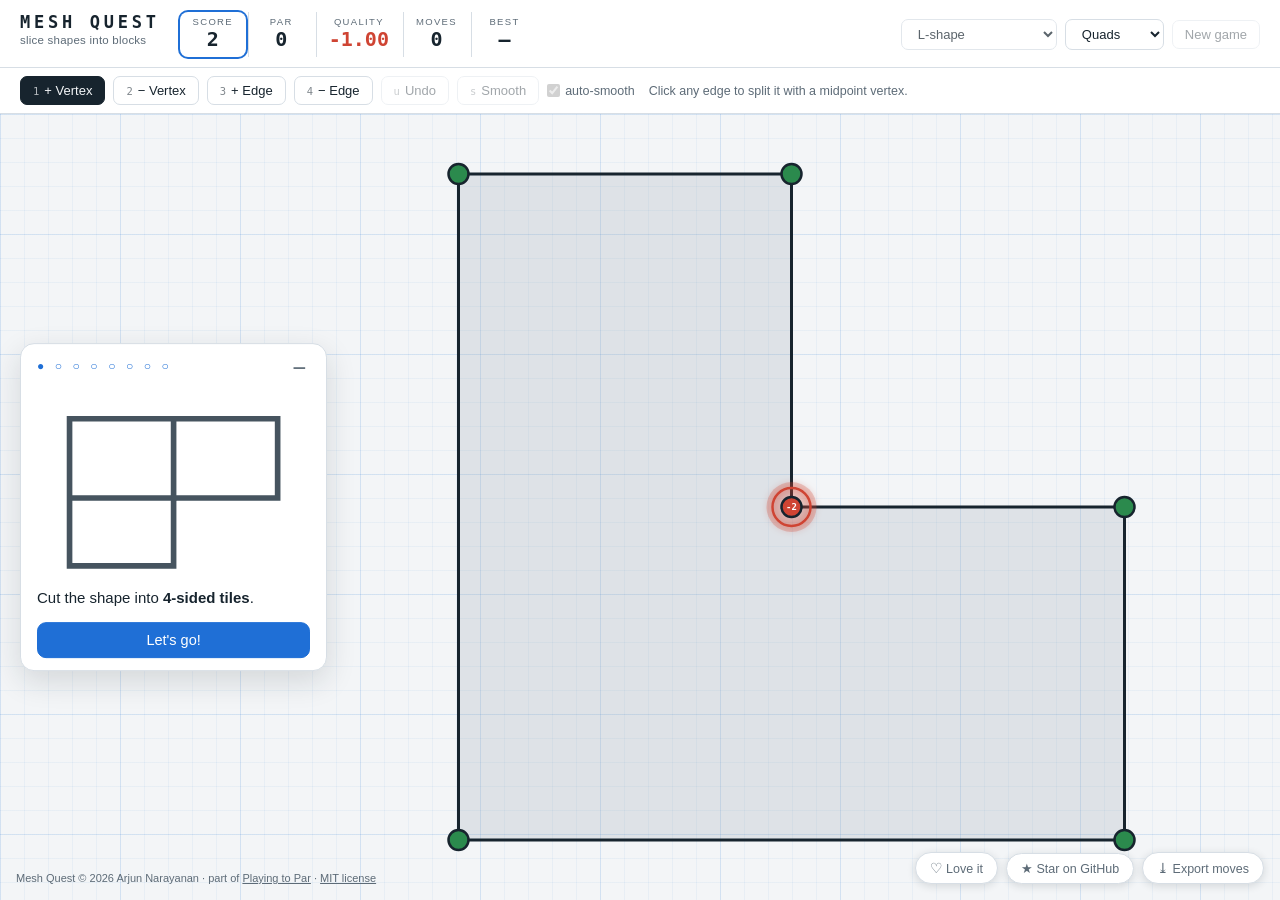
<file: game/mesh-quest.html>
<!doctype html>
<html lang="en">
<head>
<meta charset="utf-8">
<meta name="viewport" content="width=device-width, initial-scale=1, viewport-fit=cover">
<title>Mesh Quest</title>
<style>
/* Mesh Quest — Copyright 2026 Arjun Narayanan.
 * Licensed under the MIT License (see LICENSE). */
:root {
  --paper: #f3f5f7;
  --panel: #ffffff;
  --ink: #17242e;
  --muted: #5d6b77;
  --line: #d7dee5;
  --grid: rgba(31, 111, 214, 0.055);
  --grid-major: rgba(31, 111, 214, 0.1);
  --accent: #1f6fd6;
  --halo: rgba(31, 111, 214, 0.16);
  --glow: rgba(31, 111, 214, 0.75);
  --good: #2b8a4d;
  --warn: #d9962e;
  --bad: #cf4433;
  /* mosaic: a finished quad is a coloured tile, anything else is dull glass */
  --tile-0: #f0a08c;
  --tile-1: #f0c47a;
  --tile-2: #a8d18a;
  --tile-3: #7fcfc4;
  --tile-4: #93bfe8;
  --tile-5: #b3aae0;
  --tile-6: #e7a6c4;
  --tile-7: #ddd08a;
  --tile-alpha: 0.82;
  --face-dull: rgba(147, 161, 174, 0.22);
  --edge: #46545f;
  --edge-bdry: #17242e;
  --vertex-ring: #ffffff;
  --shadow: rgba(23, 36, 46, 0.14);
}
@media (prefers-color-scheme: dark) {
  :root {
    --paper: #101820;
    --panel: #18232d;
    --ink: #e4ecf2;
    --muted: #8b99a5;
    --line: #2a3743;
    --grid: rgba(90, 162, 240, 0.05);
    --grid-major: rgba(90, 162, 240, 0.09);
    --accent: #5aa2f0;
  --halo: rgba(90, 162, 240, 0.22);
  --glow: rgba(90, 162, 240, 0.9);
    --good: #43b06a;
    --warn: #e2a94f;
    --bad: #e26055;
    --tile-0: #c8664f;
    --tile-1: #c99544;
    --tile-2: #6a9e56;
    --tile-3: #3f9a92;
    --tile-4: #4b82c4;
    --tile-5: #7f6fbe;
    --tile-6: #b45f8e;
    --tile-7: #a68a45;
    --tile-alpha: 0.6;
    --face-dull: rgba(140, 156, 172, 0.14);
    --edge: #9fb0bd;
    --edge-bdry: #dfe9f1;
    --vertex-ring: #101820;
    --shadow: rgba(0, 0, 0, 0.45);
  }
}
:root[data-theme="dark"] {
  --paper: #101820;
  --panel: #18232d;
  --ink: #e4ecf2;
  --muted: #8b99a5;
  --line: #2a3743;
  --grid: rgba(90, 162, 240, 0.05);
  --grid-major: rgba(90, 162, 240, 0.09);
  --accent: #5aa2f0;
  --halo: rgba(90, 162, 240, 0.22);
  --glow: rgba(90, 162, 240, 0.9);
  --good: #43b06a;
  --warn: #e2a94f;
  --bad: #e26055;
  --tile-0: #c8664f;
  --tile-1: #c99544;
  --tile-2: #6a9e56;
  --tile-3: #3f9a92;
  --tile-4: #4b82c4;
  --tile-5: #7f6fbe;
  --tile-6: #b45f8e;
  --tile-7: #a68a45;
  --tile-alpha: 0.6;
  --face-dull: rgba(140, 156, 172, 0.14);
  --edge: #9fb0bd;
  --edge-bdry: #dfe9f1;
  --vertex-ring: #101820;
  --shadow: rgba(0, 0, 0, 0.45);
}
:root[data-theme="light"] {
  --paper: #f3f5f7;
  --panel: #ffffff;
  --ink: #17242e;
  --muted: #5d6b77;
  --line: #d7dee5;
  --grid: rgba(31, 111, 214, 0.055);
  --grid-major: rgba(31, 111, 214, 0.1);
  --accent: #1f6fd6;
  --halo: rgba(31, 111, 214, 0.16);
  --glow: rgba(31, 111, 214, 0.75);
  --good: #2b8a4d;
  --warn: #d9962e;
  --bad: #cf4433;
  --tile-0: #f0a08c;
  --tile-1: #f0c47a;
  --tile-2: #a8d18a;
  --tile-3: #7fcfc4;
  --tile-4: #93bfe8;
  --tile-5: #b3aae0;
  --tile-6: #e7a6c4;
  --tile-7: #ddd08a;
  --tile-alpha: 0.82;
  --face-dull: rgba(147, 161, 174, 0.22);
  --edge: #46545f;
  --edge-bdry: #17242e;
  --vertex-ring: #ffffff;
  --shadow: rgba(23, 36, 46, 0.14);
}

* { box-sizing: border-box; margin: 0; }
html, body { height: 100%; }
body {
  font-family: "Avenir Next", Seravek, "Segoe UI", -apple-system, sans-serif;
  color: var(--ink);
  background: var(--paper);
  display: flex;
  flex-direction: column;
  overflow: hidden;
  height: 100vh;
  height: 100dvh;
}
header, .toolbar, #stage {
  user-select: none;
  -webkit-user-select: none;
}
#stage { touch-action: manipulation; }
button, select {
  touch-action: manipulation;
  -webkit-tap-highlight-color: transparent;
}
.mono {
  font-family: ui-monospace, "SF Mono", "Cascadia Mono", Menlo, Consolas, monospace;
  font-variant-numeric: tabular-nums;
}

header {
  display: flex;
  align-items: stretch;
  gap: 20px;
  flex-wrap: wrap;
  padding: 12px 20px 10px;
  background: var(--panel);
  border-bottom: 1px solid var(--line);
}
.brand h1 {
  font-family: ui-monospace, "SF Mono", "Cascadia Mono", Menlo, Consolas, monospace;
  font-size: 17px;
  font-weight: 700;
  letter-spacing: 0.22em;
  text-wrap: balance;
}
.brand .sub {
  font-size: 11.5px;
  color: var(--muted);
  letter-spacing: 0.02em;
  margin-top: 2px;
}
.readouts { display: flex; gap: 2px; align-items: stretch; }
.readout {
  min-width: 66px;
  padding: 4px 12px 5px;
  border-left: 1px solid var(--line);
  text-align: center;
}
.readout:first-child { border-left: none; }
.readout .label {
  font-size: 9.5px;
  text-transform: uppercase;
  letter-spacing: 0.14em;
  color: var(--muted);
}
.readout .value {
  font-family: ui-monospace, "SF Mono", "Cascadia Mono", Menlo, Consolas, monospace;
  font-variant-numeric: tabular-nums;
  font-size: 20px;
  font-weight: 600;
  line-height: 1.25;
}
.readout.at-par .value { color: var(--good); }
.readout.alert .value { color: var(--bad); }
.spacer { flex: 1; }
.controls { display: flex; gap: 8px; align-items: center; }

select, button {
  font: inherit;
  font-size: 13px;
  color: var(--ink);
  padding: 6px 12px;
  border-radius: 7px;
  border: 1px solid var(--line);
  background: var(--panel);
  cursor: pointer;
}
button:hover, select:hover { border-color: var(--accent); }
button:disabled { opacity: 0.4; cursor: default; }
button:focus-visible, select:focus-visible {
  outline: 2px solid var(--accent);
  outline-offset: 1px;
}

.toolbar {
  display: flex;
  align-items: center;
  gap: 8px;
  flex-wrap: wrap;
  padding: 8px 20px;
  background: var(--panel);
  border-bottom: 1px solid var(--line);
}
.mode kbd {
  font-family: ui-monospace, "SF Mono", Menlo, monospace;
  font-size: 10.5px;
  opacity: 0.55;
  margin-right: 5px;
}
.mode.active {
  background: var(--ink);
  color: var(--paper);
  border-color: var(--ink);
}
.mode.active kbd { opacity: 0.7; }
label.auto {
  font-size: 12.5px;
  color: var(--muted);
  display: flex;
  gap: 5px;
  align-items: center;
  cursor: pointer;
}
.hint { font-size: 12.5px; color: var(--muted); margin-left: 6px; }

#stage {
  flex: 1;
  position: relative;
  overflow: hidden;
  background-image:
    linear-gradient(var(--grid-major) 1px, transparent 1px),
    linear-gradient(90deg, var(--grid-major) 1px, transparent 1px),
    linear-gradient(var(--grid) 1px, transparent 1px),
    linear-gradient(90deg, var(--grid) 1px, transparent 1px);
  background-size: 120px 120px, 120px 120px, 24px 24px, 24px 24px;
}
#canvas { width: 100%; height: 100%; display: block; cursor: grab; touch-action: none; }
#canvas.panning { cursor: grabbing; }
#canvas.panning * { pointer-events: none; }
#confetti { position: absolute; inset: 0; pointer-events: none; }

/* the board reads as a mosaic under lead came: a sound quad is a set tile and
   takes a colour of its own, everything unfinished stays dull grey glass */
.face { stroke: none; }
.face.dull { fill: var(--face-dull); }
.face.tile { fill-opacity: var(--tile-alpha); }
/* .pale is the same glass cut thinner — it doubles the palette so neighbouring
   tiles that draw the same hue still read as two tiles */
.face.tile.pale { fill-opacity: calc(var(--tile-alpha) - 0.22); }
.t0 { fill: var(--tile-0); }
.t1 { fill: var(--tile-1); }
.t2 { fill: var(--tile-2); }
.t3 { fill: var(--tile-3); }
.t4 { fill: var(--tile-4); }
.t5 { fill: var(--tile-5); }
.t6 { fill: var(--tile-6); }
.t7 { fill: var(--tile-7); }
/* a tile is only "fresh" on the render that first colours it, so the set
   animation plays once per tile rather than on every redraw */
.face.fresh {
  transform-box: fill-box;
  transform-origin: center;
  animation: tile-set 0.45s ease-out;
}
@keyframes tile-set {
  0% { opacity: 0; transform: scale(0.68); }
  55% { opacity: 1; transform: scale(1.05); }
  100% { opacity: 1; transform: scale(1); }
}
.edge { stroke: var(--edge); stroke-width: 2; fill: none; pointer-events: none; }
.edge.boundary { stroke: var(--edge-bdry); stroke-width: 3; }
.edge.glow { filter: drop-shadow(0 0 4px var(--glow)); }
.vertex.glow { filter: drop-shadow(0 0 5px var(--glow)); }
.edge.near { stroke: var(--accent) !important; stroke-width: 5 !important; }
.vertex { stroke: var(--vertex-ring); stroke-width: 1.5; }
.vertex.user { stroke: var(--edge-bdry); stroke-width: 2.5; }
.vertex.ok { fill: var(--good); }
.vertex.off1 { fill: var(--warn); }
.vertex.off2 { fill: var(--bad); }
.vertex.near { stroke: var(--accent); stroke-width: 4; }
.vertex.selected { stroke: var(--accent); stroke-width: 4; }
.vlabel {
  font-family: ui-monospace, "SF Mono", Menlo, monospace;
  font-size: 9px;
  font-weight: 700;
  fill: var(--vertex-ring);
  text-anchor: middle;
  pointer-events: none;
}
/* a corner squashed flat can never carry a tile: ring it in red until fixed */
.vwash { fill: var(--bad); pointer-events: none; }
.vhalo {
  fill: none;
  stroke: var(--bad);
  stroke-width: 2.5;
  pointer-events: none;
  transform-box: fill-box;
  transform-origin: center;
  filter: drop-shadow(0 0 5px var(--bad));
  animation: halo-throb 1.7s ease-in-out infinite;
}
@keyframes halo-throb {
  0%, 100% { transform: scale(0.9); opacity: 0.5; }
  50% { transform: scale(1.14); opacity: 1; }
}
.dim { opacity: 0.25; pointer-events: none; }
#canvas.has-target { cursor: pointer; }

#toast {
  position: absolute;
  bottom: 18px;
  left: 50%;
  transform: translateX(-50%);
  background: var(--ink);
  color: var(--paper);
  padding: 9px 16px;
  border-radius: 8px;
  font-size: 13px;
  opacity: 0;
  transition: opacity 0.25s;
  pointer-events: none;
  max-width: 80%;
}
#toast.show { opacity: 0.95; }

.lvlarrow {
  position: absolute;
  top: 50%;
  transform: translateY(-50%);
  width: 46px;
  height: 46px;
  border-radius: 50%;
  border: 1px solid var(--line);
  background: var(--panel);
  color: var(--muted);
  font-size: 20px;
  cursor: pointer;
  padding: 0;
  box-shadow: 0 4px 12px var(--shadow);
  display: none;
  transition: transform 0.15s;
}
.lvlarrow.show { display: block; }
.lvlarrow:hover {
  transform: translateY(-50%) scale(1.1);
  color: var(--ink);
  border-color: var(--accent);
}
#next.win {
  background: var(--good);
  border-color: var(--good);
  color: #fff;
  width: 60px;
  height: 60px;
  font-size: 27px;
  box-shadow: 0 6px 18px var(--shadow);
}

.corner-actions {
  position: absolute;
  right: 16px;
  bottom: 16px;
  display: flex;
  gap: 8px;
  align-items: center;
}
#heart {
  font-size: 12.5px;
  color: var(--muted);
  background: var(--panel);
  border: 1px solid var(--line);
  border-radius: 17px;
  padding: 7px 14px;
  box-shadow: 0 2px 8px var(--shadow);
  transition: transform 0.15s;
}
#heart .glyph { font-size: 14px; }
#heart:hover { color: var(--bad); border-color: var(--bad); transform: translateY(-1px); }
#heart.hearted { color: var(--bad); border-color: var(--bad); }
#heart.pop .glyph { animation: heart-pop 0.5s ease-out; display: inline-block; }
@keyframes heart-pop {
  0% { transform: scale(1); }
  40% { transform: scale(1.6); }
  100% { transform: scale(1); }
}
/* offered only on a solved board, so it gets the win colour */
#share {
  font-size: 12.5px;
  color: #fff;
  background: var(--good);
  border: 1px solid var(--good);
  border-radius: 17px;
  padding: 7px 14px;
  box-shadow: 0 2px 8px var(--shadow);
  transition: transform 0.15s;
}
#share .glyph { font-size: 11px; }
#share:hover { transform: translateY(-1px); filter: brightness(1.08); }
#share[hidden] { display: none; }

#sharesheet {
  position: fixed;
  inset: 0;
  z-index: 20;
  display: flex;
  align-items: center;
  justify-content: center;
  padding: 20px;
  background: rgba(23, 36, 46, 0.5);
  backdrop-filter: blur(2px);
}
#sharesheet[hidden] { display: none; }
#sharebox {
  position: relative;
  width: min(420px, 100%);
  max-height: 100%;
  overflow-y: auto;
  background: var(--panel);
  border: 1px solid var(--line);
  border-radius: 14px;
  padding: 15px 16px 14px;
  box-shadow: 0 16px 40px var(--shadow);
}
#sharebox .eyebrow {
  font-size: 12px;
  letter-spacing: 0.3em;
  color: var(--accent);
  margin-bottom: 12px;
}
#share-close {
  position: absolute;
  top: 6px;
  right: 8px;
  border: none;
  background: none;
  color: var(--muted);
  font-size: 24px;
  line-height: 1;
  padding: 4px 10px;
}
#share-close:hover { color: var(--ink); }
/* the frame keeps its height while rendering, so nothing jumps when the GIF lands */
#share-stage {
  position: relative;
  min-height: 120px;
  display: flex;
  flex-direction: column;
  align-items: center;
  gap: 8px;
}
#share-img {
  display: block;
  width: 100%;
  max-width: 300px;
  height: auto;
  border: 1px solid var(--line);
  border-radius: 10px;
}
#share-img[hidden] { display: none; }
#share-track {
  width: 100%;
  max-width: 300px;
  height: 4px;
  border-radius: 2px;
  background: var(--line);
  overflow: hidden;
}
#sharebox:not(.working) #share-track { visibility: hidden; }
#share-bar {
  height: 100%;
  width: 0;
  background: var(--accent);
  transition: width 0.2s;
}
#share-status { font-size: 12px; color: var(--muted); }
#share-actions {
  display: flex;
  gap: 8px;
  margin-top: 13px;
}
#share-actions button {
  flex: 1;
  font-size: 14px;
  padding: 9px 12px;
  border-radius: 9px;
}
#share-save {
  background: var(--accent);
  border-color: var(--accent);
  color: #fff;
}
#share-save:disabled, #share-send:disabled { opacity: 0.45; }
#share-send[hidden] { display: none; }

#star {
  display: inline-block;
  font-size: 12.5px;
  text-decoration: none;
  color: var(--muted);
  background: var(--panel);
  border: 1px solid var(--line);
  border-radius: 17px;
  padding: 7px 14px;
  box-shadow: 0 2px 8px var(--shadow);
  transition: transform 0.15s;
}
#star:hover { color: var(--ink); border-color: var(--accent); transform: translateY(-1px); }
#star:focus-visible { outline: 2px solid var(--accent); outline-offset: 1px; }
/* the diagnosis channel: it has to be findable without being told where it is,
   so it is a labelled pill like its neighbours rather than a lone glyph */
#log-export {
  font-size: 12.5px;
  color: var(--muted);
  background: var(--panel);
  border: 1px solid var(--line);
  border-radius: 17px;
  padding: 7px 14px;
  box-shadow: 0 2px 8px var(--shadow);
  transition: transform 0.15s;
}
#log-export .glyph { font-size: 14px; }
#log-export:hover { color: var(--ink); border-color: var(--ink); transform: translateY(-1px); }

#tutcard {
  position: absolute;
  left: 20px;
  top: 50%;
  transform: translateY(-50%);
  width: clamp(260px, 24vw, 360px);
  background: var(--panel);
  border: 1px solid var(--line);
  border-radius: 14px;
  padding: 15px 16px 12px;
  box-shadow: 0 10px 30px var(--shadow);
  display: none;
}
#tutcard.show { display: block; }
#tutcard .eyebrow {
  font-size: 12px;
  letter-spacing: 0.3em;
  color: var(--accent);
  margin-bottom: 14px;
}
#tutcard .body { font-size: 15px; line-height: 1.45; }
#tutcard .actions {
  display: flex;
  flex-direction: column;
  align-items: stretch;
  margin-top: 13px;
  gap: 4px;
}
#tut-next {
  background: var(--accent);
  color: #fff;
  border-color: var(--accent);
  font-size: 14.5px;
  padding: 9px 12px;
  border-radius: 9px;
}
#tut-next.hidden { display: none; }
#tut-skip {
  position: absolute;
  top: 8px;
  right: 10px;
  border: none;
  background: none;
  color: var(--muted);
  font-size: 24px;
  line-height: 1;
  padding: 4px 10px;
  cursor: pointer;
}
#tut-skip:hover { color: var(--ink); }
#tut-open {
  position: absolute;
  left: 20px;
  top: calc(50% + 64px);
  transform: translateY(-50%);
  width: 74px;
  height: 74px;
  border-radius: 50%;
  border: 1px solid var(--line);
  background: var(--panel);
  font-size: 36px;
  padding: 0;
  cursor: pointer;
  box-shadow: 0 0 0 5px var(--halo), 0 4px 12px var(--shadow);
  animation: halo-breathe 2.8s ease-in-out infinite;
  transition: transform 0.15s;
}
#tut-open:hover { transform: translateY(-50%) scale(1.1); border-color: var(--accent); }
@keyframes halo-breathe {
  0%, 100% { box-shadow: 0 0 0 4px var(--halo), 0 4px 12px var(--shadow); }
  50% { box-shadow: 0 0 0 9px var(--halo), 0 4px 12px var(--shadow); }
}
@media (prefers-reduced-motion: reduce) {
  #tut-open { animation: none; }
}
#tutcard.show ~ #tut-open { display: none; }
@media (max-width: 720px) {
  #tutcard {
    left: 8px;
    right: 8px;
    top: auto;
    bottom: 8px;
    transform: none;
    width: auto;
    padding: 11px 13px 9px;
    border-radius: 12px;
    max-height: 40vh;
    overflow-y: auto;
  }
  #tutcard .eyebrow { font-size: 11px; margin-bottom: 7px; }
  #tutcard .body { font-size: 14px; line-height: 1.4; }
  #tutcard svg { max-height: 76px; margin-bottom: 7px; }
  #tutcard .actions { margin-top: 9px; }
  #tut-next { font-size: 14px; padding: 9px 12px; }
  #tut-skip { font-size: 21px; top: 5px; right: 6px; }
  #tutcard.show ~ #toast { bottom: 46vh; }
  /* card open: hand the header/toolbar space to the board */
  body.card-open > .toolbar { display: none; }
  body.card-open > header { display: none; }
  body.card-open.chip-step > header { display: flex; }
  #tut-open { top: auto; bottom: 14px; left: 14px; transform: none; }
  #tut-open:hover { transform: none; }
}

/* tutorial card illustrations */
#tutcard svg {
  display: block;
  width: 100%;
  height: auto;
  max-height: 190px;
  margin-bottom: 10px;
}
.tvis-line { stroke: var(--edge); stroke-width: 2.5; fill: none; }
.tvis-dot { fill: var(--accent); }
.tvis-blush { fill: var(--bad); }
/* the .tN hue classes above colour these; .dN only staggers them */
.tvis-tile { opacity: 0; animation: tvis-tile 2.7s infinite; }
.tvis-tile.d2 { animation-delay: 0.35s; }
.tvis-tile.d3 { animation-delay: 0.7s; }
@keyframes tvis-tile { 0% { opacity: 0; } 30%, 80% { opacity: 0.8; } 100% { opacity: 0; } }
.tvis-ray {
  stroke: var(--accent);
  stroke-dasharray: 1;
  stroke-dashoffset: 1;
  animation: tvis-draw 3s infinite;
}
.tvis-ray.r2 { animation-delay: 0.3s; }
.tvis-ray.r3 { animation-delay: 0.6s; }
.tvis-ray.r4 { animation-delay: 0.9s; }
@keyframes tvis-draw { 0% { stroke-dashoffset: 1; } 45%, 90% { stroke-dashoffset: 0; } 100% { stroke-dashoffset: 0; } }
.tvis-pop {
  transform-box: fill-box;
  transform-origin: center;
  animation: tvis-pop 1.8s ease-in-out infinite;
}
@keyframes tvis-pop { 0%, 15% { transform: scale(0); } 50%, 85% { transform: scale(1); } 100% { transform: scale(0); } }
.tvis-draw {
  stroke: var(--accent);
  stroke-width: 3;
  stroke-dasharray: 1;
  stroke-dashoffset: 1;
  animation: tvis-draw 2s ease-in-out infinite;
}
.tvis-good {
  fill: var(--good);
  transform-box: fill-box;
  transform-origin: center;
  animation: tvis-pop 2.4s ease-in-out infinite;
}
.tvis-good.g2 { animation-delay: 0.25s; }
.tvis-good.g3 { animation-delay: 0.5s; }
.tvis-cell {
  stroke: var(--paper);
  opacity: 0;
  animation: tvis-tile 2.6s infinite;
}
.tvis-cell.pale { fill-opacity: 0.6; }
.tvis-pulse { animation: tutpulse 1.3s ease-in-out infinite; }
.tvis-spoke { stroke: var(--edge); stroke-width: 2; }
.tvis-ok-label {
  fill: var(--good);
  font-size: 9px;
  font-weight: 700;
  font-family: ui-monospace, Menlo, monospace;
}
.tvis-flat-label {
  fill: var(--bad);
  font-size: 9px;
  font-weight: 700;
  font-family: ui-monospace, Menlo, monospace;
}
.tvis-badge { fill: var(--accent); }
.tvis-badge-text {
  fill: #fff;
  font-size: 15px;
  font-weight: 700;
  text-anchor: middle;
  font-family: ui-monospace, Menlo, monospace;
}
@media (prefers-reduced-motion: reduce) {
  .tvis-tile, .tvis-cell, .tvis-ray, .tvis-pop, .tvis-draw, .tvis-good { animation: none; }
  .tvis-tile, .tvis-cell { opacity: 0.8; }
  .tvis-ray, .tvis-draw { stroke-dashoffset: 0; }
}

@keyframes tutpulse { 0%, 100% { opacity: 1; } 50% { opacity: 0.35; } }
.edge.tut-target {
  stroke: var(--accent) !important;
  stroke-width: 6 !important;
  animation: tutpulse 1.3s ease-in-out infinite;
}
.vertex.tut-target {
  stroke: var(--accent) !important;
  stroke-width: 5 !important;
  animation: tutpulse 1.3s ease-in-out infinite;
}
.readout.tut-target { box-shadow: 0 0 0 2px var(--accent); border-radius: 8px; }
@media (prefers-reduced-motion: reduce) {
  .edge.tut-target, .vertex.tut-target { animation: none; }
}

.credit {
  position: absolute;
  left: 16px;
  bottom: 16px;
  font-size: 11px;
  color: var(--muted);
  max-width: 46%;
}
.credit a { color: var(--muted); }
.credit a:hover { color: var(--accent); }

@media (prefers-reduced-motion: reduce) {
  .face.fresh { animation: none; }
  .vhalo { animation: none; opacity: 0.9; }
  #heart.pop .glyph { animation: none; }
  #next { transition: none; }
  #toast { transition: none; }
}

/* touch devices: no hover previews to explain, no keyboard */
@media (hover: none) {
  .mode kbd, #undo kbd, #smoothbtn kbd { display: none; }
  .hint { display: none; }
}

/* compact phone layout */
@media (max-width: 720px) {
  header { padding: 8px 12px 6px; gap: 8px; row-gap: 4px; }
  .brand h1 { font-size: 14px; letter-spacing: 0.16em; }
  .brand .sub { display: none; }
  .readouts {
    order: 3;
    width: 100%;
    justify-content: space-between;
    overflow-x: auto;
  }
  .readout { min-width: 0; flex: 1; padding: 2px 6px 3px; }
  .readout .value { font-size: 16px; }
  .controls { margin-left: auto; }
  select, button { padding: 8px 10px; }
  .toolbar { padding: 6px 8px; gap: 6px; }
  .toolbar .mode {
    flex: 1;
    min-height: 42px;
    padding: 6px 2px;
    font-size: 12.5px;
    white-space: nowrap;
  }
  label.auto { font-size: 12px; }
  .credit { display: none; }
  .corner-actions { right: 12px; bottom: 12px; gap: 6px; }
  #star, #heart, #share, #log-export { font-size: 11.5px; padding: 6px 10px; }
  #heart .label, #log-export .label { display: none; }
  /* a narrow corner can't hold four pills: the star yields to the share button
     for as long as there is a solve to share */
  #share:not([hidden]) ~ #star { display: none; }
  body.card-open .corner-actions { display: none; }
  .lvlarrow { width: 52px; height: 52px; font-size: 22px; }
  #next.win { width: 64px; height: 64px; font-size: 30px; }
}
</style>
</head>
<body>
<header>
  <div class="brand">
    <h1>MESH QUEST</h1>
    <div class="sub">slice shapes into blocks</div>
  </div>
  <div class="readouts">
    <div class="readout" id="r-score"><div class="label">Score</div><div class="value" id="s-vertex">–</div></div>
    <div class="readout" id="r-par"><div class="label">Par</div><div class="value" id="s-par">–</div></div>
    <div class="readout" id="r-quality"><div class="label">Quality</div><div class="value" id="s-quality">–</div></div>
    <div class="readout"><div class="label">Moves</div><div class="value" id="s-moves">–</div></div>
    <div class="readout"><div class="label">Best</div><div class="value" id="s-best">–</div></div>
  </div>
  <div class="spacer"></div>
  <div class="controls">
    <select id="shape" aria-label="Level"></select>
    <select id="target" aria-label="Element type">
      <option value="4">Quads</option>
      <option value="3">Triangles</option>
    </select>
    <button id="reset">New game</button>
  </div>
</header>
<div class="toolbar">
  <button class="mode" data-mode="insert_vertex"><kbd>1</kbd>+ Vertex</button>
  <button class="mode" data-mode="delete_vertex"><kbd>2</kbd>&minus; Vertex</button>
  <button class="mode" data-mode="insert_edge"><kbd>3</kbd>+ Edge</button>
  <button class="mode" data-mode="delete_edge"><kbd>4</kbd>&minus; Edge</button>
  <button id="undo"><kbd style="font-family:ui-monospace,Menlo,monospace;font-size:10.5px;opacity:.55;margin-right:5px">u</kbd>Undo</button>
  <button id="smoothbtn"><kbd style="font-family:ui-monospace,Menlo,monospace;font-size:10.5px;opacity:.55;margin-right:5px">s</kbd>Smooth</button>
  <label class="auto"><input type="checkbox" id="autosmooth" checked> auto-smooth</label>
  <span class="hint" id="hint"></span>
</div>
<div id="stage">
  <svg id="canvas"></svg>
  <canvas id="confetti"></canvas>
  <button id="prev" class="lvlarrow" title="Previous level">&larr;</button>
  <button id="next" class="lvlarrow" title="Next level">&rarr;</button>
  <div class="credit">Mesh Quest &copy; 2026 Arjun Narayanan &middot; part of <a href="https://arjunnarayanan.github.io/par-quad/" target="_blank" rel="noopener">Playing to Par</a> &middot; <a href="https://github.com/ArjunNarayanan/par-quad/blob/main/LICENSE" target="_blank" rel="noopener">MIT license</a></div>
  <div class="corner-actions">
    <button id="share" title="Share your solution as a GIF" hidden><span class="glyph">&#9654;</span> <span class="label">Share solve</span></button>
    <button id="heart" title="Love it?"><span class="glyph">&#9825;</span> <span class="label">Love it</span></button>
    <a id="star" href="https://github.com/ArjunNarayanan/par-quad" target="_blank" rel="noopener">&#9733; Star on GitHub</a>
    <button id="log-export" title="Download a replayable log of every move you made"><span class="glyph">&#10515;</span> <span class="label">Export moves</span></button>
  </div>
  <div id="tutcard">
    <button id="tut-skip" title="Minimize">&minus;</button>
    <div class="eyebrow" id="tut-eyebrow"></div>
    <div class="body" id="tut-body"></div>
    <div class="actions">
      <button id="tut-next">Next</button>
    </div>
  </div>
  <button id="tut-open" title="Tutorial">&#128075;</button>
  <div id="sharesheet" hidden>
    <div id="sharebox" role="dialog" aria-modal="true" aria-labelledby="share-eyebrow">
      <button id="share-close" title="Close">&times;</button>
      <div class="eyebrow" id="share-eyebrow">YOUR SOLVE</div>
      <div id="share-stage">
        <img id="share-img" alt="Animated replay of your solution" hidden>
        <div id="share-track"><div id="share-bar"></div></div>
        <div id="share-status">Rendering&hellip;</div>
      </div>
      <div id="share-actions">
        <button id="share-save" disabled>Download GIF</button>
        <button id="share-send" disabled hidden>Share&hellip;</button>
      </div>
    </div>
  </div>
  <div id="toast"></div>
</div>
<script>
// Simultaneous untangling and smoothing, ported from geo2d's `smooth.optimize`
// (Escobar et al.): minimise, over one free node at a time,
//
//     sum_k (|a_k|^2 + |b_k|^2) * sin(theta_n) / (2 h(J_k))
//
// over the corners of the elements touching it, where a = next - node,
// b = prev - node, J = a x b, and h(J) = (J + sqrt(J^2 + delta^2)) / 2
// regularises the corner Jacobian so an INVERTED corner is pushed back out
// instead of blowing the objective up. Newton steps with finite-difference
// derivatives and backtracking, swept Gauss-Seidel.
//
// This is what the environment's evaluator runs, so the game agrees with the
// agent's acceptance test rather than with a Laplacian, which cannot open a
// folded element at all: it sits at its own fixed point and stays there.
//
// The port is deliberately scalar -- a Mesh Quest board is tens of elements,
// not thousands -- and takes plain arrays so it has no dependency on the DCEL.

"use strict";

function cornerTerms(P) {
  // P: [prev, node, next] as [x, y] pairs -> { J, L2 }
  const ax = P[2][0] - P[1][0], ay = P[2][1] - P[1][1];
  const bx = P[0][0] - P[1][0], by = P[0][1] - P[1][1];
  return { J: ax * by - ay * bx, L2: ax * ax + ay * ay + bx * bx + by * by };
}

function objective(corners, x, delta) {
  // Each corner is a (prev, node, next) triple of POSITIONS plus slots saying
  // which of the three is the node being moved. The node can appear in a corner
  // as any of the three, which is why the whole adjacent element contributes:
  // sliding a vertex changes the corners at its neighbours too.
  let total = 0;
  for (const c of corners) {
    const p = c.slots[0] ? x : c.P[0];
    const q = c.slots[1] ? x : c.P[1];
    const r = c.slots[2] ? x : c.P[2];
    const { J, L2 } = cornerTerms([p, q, r]);
    const h = 0.5 * (J + Math.sqrt(J * J + delta * delta));
    if (!(h > 0)) return Infinity;
    total += (L2 * c.sin) / (2 * h);
  }
  return total;
}

function cornerJacobians(corners, x) {
  let jmin = Infinity, jabs = 0;
  for (const c of corners) {
    const p = c.slots[0] ? x : c.P[0];
    const q = c.slots[1] ? x : c.P[1];
    const r = c.slots[2] ? x : c.P[2];
    const { J } = cornerTerms([p, q, r]);
    if (J < jmin) jmin = J;
    jabs += Math.abs(J);
  }
  return { jmin, jmean: jabs / Math.max(corners.length, 1) };
}

function optimizeNode(corners, x0, newtonIters) {
  let meanL2 = 0;
  for (const c of corners) {
    const p = c.slots[0] ? x0 : c.P[0];
    const q = c.slots[1] ? x0 : c.P[1];
    const r = c.slots[2] ? x0 : c.P[2];
    meanL2 += cornerTerms([p, q, r]).L2;
  }
  meanL2 /= Math.max(corners.length, 1);
  let hstep = 1e-6 * Math.sqrt(meanL2 / 2);
  let x = [x0[0], x0[1]];

  const F = (xx) => {
    const { jmin, jmean } = cornerJacobians(corners, xx);
    // delta follows the worst corner, so the regularisation switches itself off
    // once every corner is positive and the tangle is gone
    const delta = jmin > 0 ? 0 : Math.sqrt(0.1 * jmean * (0.1 * jmean - jmin));
    return objective(corners, xx, delta);
  };

  let f = F(x);
  for (let it = 0; it < newtonIters; it++) {
    const fxp = F([x[0] + hstep, x[1]]), fxm = F([x[0] - hstep, x[1]]);
    const fyp = F([x[0], x[1] + hstep]), fym = F([x[0], x[1] - hstep]);
    if (![fxp, fxm, fyp, fym].every(Number.isFinite)) { hstep *= 0.1; continue; }
    const gx = (fxp - fxm) / (2 * hstep), gy = (fyp - fym) / (2 * hstep);
    const hxx = (fxp - 2 * f + fxm) / (hstep * hstep);
    const hyy = (fyp - 2 * f + fym) / (hstep * hstep);
    const fpp = F([x[0] + hstep, x[1] + hstep]);
    const fmm = F([x[0] - hstep, x[1] - hstep]);
    const hxy = (fpp - fxp - fyp + 2 * f - fxm - fym + fmm) / (2 * hstep * hstep);
    const det = hxx * hyy - hxy * hxy;
    let dx, dy;
    if (det > 0 && hxx > 0) {
      dx = -(hyy * gx - hxy * gy) / det;
      dy = -(-hxy * gx + hxx * gy) / det;
    } else {
      const gn = Math.hypot(gx, gy);
      if (gn === 0) break;
      const step = Math.sqrt(meanL2 / 2) * 0.2;
      dx = (-gx / gn) * step; dy = (-gy / gn) * step;
    }
    let alpha = 1.0, improved = false;
    for (let k = 0; k < 12; k++) {
      const cand = [x[0] + alpha * dx, x[1] + alpha * dy];
      const fn = F(cand);
      if (fn < f) { x = cand; f = fn; improved = true; break; }
      alpha *= 0.5;
    }
    if (!improved || Math.hypot(alpha * dx, alpha * dy) < 1e-12 * Math.sqrt(meanL2)) break;
  }
  return x;
}

// elements: array of arrays of node indices (any polygon size)
// coords:   array of [x, y]
// fixed:    array/Set of node indices that may not move
// slide:    optional map nodeIndex -> [[ax,ay],[bx,by]] segment the node is
//           confined to; a boundary node that is not a real corner may travel
//           along its own edge but must not leave it
function optimize(elements, coords, fixed, { iters = 8, newtonIters = 6, slide = null } = {}) {
  const X = coords.map((p) => [p[0], p[1]]);
  const pinned = fixed instanceof Set ? fixed : new Set(fixed);
  const adjacent = new Map();          // node -> elements containing it
  for (const el of elements) {
    for (const node of el) {
      if (pinned.has(node)) continue;
      if (!adjacent.has(node)) adjacent.set(node, new Set());
      adjacent.get(node).add(el);
    }
  }

  for (let sweep = 0; sweep < iters; sweep++) {
    for (const [node, els] of adjacent) {
      const corners = [];
      for (const el of els) {
        const n = el.length;
        const sin = Math.sin((Math.PI * (n - 2)) / n);
        for (let j = 0; j < n; j++) {
          const trio = [el[(j - 1 + n) % n], el[j], el[(j + 1) % n]];
          corners.push({
            P: [X[trio[0]], X[trio[1]], X[trio[2]]],
            slots: [trio[0] === node, trio[1] === node, trio[2] === node],
            sin,
          });
        }
      }
      if (!corners.length) continue;
      let x = optimizeNode(corners, X[node], newtonIters);
      if (slide && slide.has(node)) {
        // a boundary node that is not a real corner may travel along its own
        // edge but must not leave it
        const [a, b] = slide.get(node);
        const vx = b[0] - a[0], vy = b[1] - a[1];
        const len2 = vx * vx + vy * vy;
        if (len2 > 0) {
          let t = ((x[0] - a[0]) * vx + (x[1] - a[1]) * vy) / len2;
          t = Math.max(0.02, Math.min(0.98, t));
          x = [a[0] + t * vx, a[1] + t * vy];
        } else {
          x = X[node];
        }
      }
      X[node][0] = x[0];
      X[node][1] = x[1];
    }
  }
  return X;
}

function minQuality(elements, coords) {
  let worst = Infinity;
  for (const el of elements) {
    const n = el.length;
    const sin = Math.sin((Math.PI * (n - 2)) / n);
    for (let i = 0; i < n; i++) {
      const P = [coords[el[(i - 1 + n) % n]], coords[el[i]], coords[el[(i + 1) % n]]];
      const { J, L2 } = cornerTerms(P);
      worst = Math.min(worst, (2 * J) / L2 / sin);
    }
  }
  return worst === Infinity ? 1 : worst;
}

if (typeof module !== "undefined" && module.exports) {
  module.exports = { optimize, minQuality, cornerTerms };
}
// the single-file build concatenates the sources, so the engine finds it here
if (typeof globalThis !== "undefined") {
  globalThis.MeshQuestUntangle = { optimize, minQuality, cornerTerms };
}
// Curved boundaries in the browser, carried natively rather than discretised.
//
// The port of src/boundary_arcs.py. A curve is not a different problem:
// topology never asks what shape an edge is, and the corner want at a vertex is
// its TANGENT angle -- so a smooth arc joint reads 180 and wants degree three,
// exactly like a flat point on a straight edge. Only two operations need to
// know an edge is curved: inserting a vertex on it, which must land ON the arc
// and splits it in two, and smoothing a vertex that sits on it, which walks off
// the curve otherwise.
//
// Keyed by vertex PAIR rather than half-edge id, because ids do not survive the
// edits and vertex ids do. Each entry records which endpoint the arc runs FROM,
// so a split hands its halves to the right pairs without guessing.

"use strict";

function angleOf(v) { return Math.atan2(v[1], v[0]); }
function unit(a) { return [Math.cos(a), Math.sin(a)]; }

class Arc {
  constructor(centre, radius, start, end, ccw) {
    this.centre = [centre[0], centre[1]];
    this.radius = radius;
    this.start = start;
    this.end = end;
    this.ccw = !!ccw;
  }

  sweep() {
    let d = (this.end - this.start) % (2 * Math.PI);
    if (d < 0) d += 2 * Math.PI;
    return this.ccw ? d : d - 2 * Math.PI;
  }

  point(t) {
    const a = this.start + t * this.sweep();
    const u = unit(a);
    return [this.centre[0] + this.radius * u[0], this.centre[1] + this.radius * u[1]];
  }

  project(p) {
    const off = [p[0] - this.centre[0], p[1] - this.centre[1]];
    const n = Math.hypot(off[0], off[1]);
    if (n < 1e-12) return this.point(0.5);
    const sweep = this.sweep();
    if (Math.abs(sweep) < 1e-12) return this.point(0);
    const angle = angleOf(off);
    let d = (angle - this.start) % (2 * Math.PI);
    if (d < 0) d += 2 * Math.PI;
    // A clockwise arc runs the other way round, so d belongs in (-2pi, 0].
    // Subtracting unconditionally moves an exact 0 -- the arc's own START --
    // to -2pi, whose fraction is 4 for a quarter turn, clamps to 1, and returns
    // the END. Every pinned vertex on a concave arc then teleports to the far
    // corner the moment anything projects it.
    if (sweep < 0 && d > 0) d -= 2 * Math.PI;
    const t = d / sweep;
    if (t >= 0 && t <= 1) return this.point(t);
    // Outside the span: clamp to the NEARER end, not to whichever end the
    // parameterisation happened to run past.
    const wrap = (x) => ((x + Math.PI) % (2 * Math.PI) + 2 * Math.PI) % (2 * Math.PI) - Math.PI;
    return this.point(Math.abs(wrap(angle - this.start)) <= Math.abs(wrap(angle - this.end)) ? 0 : 1);
  }

  split(t) {
    const mid = angleOf([this.point(t)[0] - this.centre[0],
                         this.point(t)[1] - this.centre[1]]);
    return [new Arc(this.centre, this.radius, this.start, mid, this.ccw),
            new Arc(this.centre, this.radius, mid, this.end, this.ccw)];
  }

  clone() { return new Arc(this.centre, this.radius, this.start, this.end, this.ccw); }
}

class BoundaryArcs {
  constructor() { this.map = new Map(); }
  static key(a, b) { return a <= b ? a + ":" + b : b + ":" + a; }
  get size() { return this.map.size; }
  get(a, b) { const e = this.map.get(BoundaryArcs.key(a, b)); return e ? e.arc : null; }
  add(a, b, arc, startVertex) { this.map.set(BoundaryArcs.key(a, b), { arc, start: startVertex }); }

  angleAt(a, b, vertex) {
    const e = this.map.get(BoundaryArcs.key(a, b));
    if (!e) return null;
    return e.start === vertex ? e.arc.start : e.arc.end;
  }

  // Undo a split: deleting a vertex that was inserted ON a curve has to put the
  // curve back. Without this the two halves stay keyed on a vertex that no
  // longer exists and the edge that reappears is silently STRAIGHT.
  merge(first, middle, second) {
    const left = this.map.get(BoundaryArcs.key(first, middle));
    const right = this.map.get(BoundaryArcs.key(middle, second));
    if (!left || !right) {
      this.map.delete(BoundaryArcs.key(first, middle));
      this.map.delete(BoundaryArcs.key(middle, second));
      return null;
    }
    const startAngle = this.angleAt(first, middle, first);
    const endAngle = this.angleAt(middle, second, second);
    const arc = left.arc;
    this.map.delete(BoundaryArcs.key(first, middle));
    this.map.delete(BoundaryArcs.key(middle, second));
    const merged = new Arc(arc.centre, arc.radius, startAngle, endAngle, arc.ccw);
    this.map.set(BoundaryArcs.key(first, second), { arc: merged, start: first });
    return merged;
  }

  split(a, b, middle) {
    const k = BoundaryArcs.key(a, b);
    const e = this.map.get(k);
    if (!e) return null;
    this.map.delete(k);
    const [first, second] = e.arc.split(0.5);
    const finish = e.start === a ? b : a;
    this.map.set(BoundaryArcs.key(e.start, middle), { arc: first, start: e.start });
    this.map.set(BoundaryArcs.key(middle, finish), { arc: second, start: middle });
    return e.arc.point(0.5);
  }

  clone() {
    const out = new BoundaryArcs();
    for (const [k, v] of this.map) out.map.set(k, { arc: v.arc.clone(), start: v.start });
    return out;
  }

  entries() { return this.map.values(); }
}

// One arc per edge of a circle sector: helper for building the levels below.
function arcBetween(centre, radius, startAngle, endAngle) {
  return new Arc(centre, radius, startAngle, endAngle, true);
}

if (typeof module !== "undefined" && module.exports) {
  module.exports = { Arc, BoundaryArcs, arcBetween };
}
if (typeof globalThis !== "undefined") {
  globalThis.MeshQuestArcs = { Arc, BoundaryArcs, arcBetween };
}
// GENERATED by utilities/export_curved_level.py -- do not edit.
// The browser's copy of src/curved_domains.json, which is the source of truth.
// `test/test_game/test_curved_levels.py` fails if the two drift apart.

"use strict";

const CURVED_DOMAINS = {
  "Fillet plate": {
    "points": [
      [
        -1.0,
        -0.25
      ],
      [
        -0.6,
        -0.65
      ],
      [
        0.6,
        -0.65
      ],
      [
        1.0,
        -0.25
      ],
      [
        1.0,
        0.35
      ],
      [
        0.8,
        0.55
      ],
      [
        -0.8,
        0.55
      ],
      [
        -1.0,
        0.35
      ]
    ],
    "arcs": [
      {
        "edge": [
          0,
          1
        ],
        "start": 0,
        "centre": [
          -1.0,
          -0.65
        ],
        "radius": 0.4000000000000001,
        "from": 1.5707963267948966,
        "to": 1.1102230246251565e-16,
        "ccw": false
      },
      {
        "edge": [
          2,
          3
        ],
        "start": 2,
        "centre": [
          1.0,
          -0.65
        ],
        "radius": 0.4000000000000001,
        "from": 3.141592653589793,
        "to": 1.5707963267948966,
        "ccw": false
      },
      {
        "edge": [
          4,
          5
        ],
        "start": 4,
        "centre": [
          0.8,
          0.35
        ],
        "radius": 0.20000000000000004,
        "from": 0.0,
        "to": 1.5707963267948966,
        "ccw": true
      },
      {
        "edge": [
          6,
          7
        ],
        "start": 6,
        "centre": [
          -0.8,
          0.35
        ],
        "radius": 0.20000000000000004,
        "from": 1.5707963267948966,
        "to": 3.141592653589793,
        "ccw": true
      }
    ],
    "source": "geo2d.generate(263, preset='rounded')"
  },
  "Hook": {
    "points": [
      [
        -0.4666666666666666,
        -0.4833333333333333
      ],
      [
        -0.2833333333333333,
        -0.4833333333333333
      ],
      [
        -0.09999999999999998,
        -0.29999999999999993
      ],
      [
        0.08333333333333333,
        -0.4833333333333333
      ],
      [
        0.44999999999999996,
        -0.4833333333333333
      ],
      [
        1.0,
        0.06666666666666668
      ],
      [
        0.26666666666666666,
        0.06666666666666668
      ],
      [
        0.08333333333333333,
        0.25
      ],
      [
        -0.2833333333333333,
        0.25
      ],
      [
        -0.2833333333333333,
        0.7999999999999998
      ],
      [
        -0.4666666666666666,
        0.7999999999999998
      ]
    ],
    "arcs": [
      {
        "edge": [
          1,
          2
        ],
        "start": 1,
        "centre": [
          -0.09999999999999998,
          -0.4833333333333333
        ],
        "radius": 0.18333333333333335,
        "from": 3.141592653589793,
        "to": 1.5707963267948966,
        "ccw": false
      },
      {
        "edge": [
          2,
          3
        ],
        "start": 2,
        "centre": [
          -0.09999999999999998,
          -0.4833333333333333
        ],
        "radius": 0.18333333333333335,
        "from": 1.5707963267948966,
        "to": 1.1102230246251565e-16,
        "ccw": false
      },
      {
        "edge": [
          4,
          5
        ],
        "start": 4,
        "centre": [
          0.44999999999999996,
          0.06666666666666668
        ],
        "radius": 0.5499999999999999,
        "from": -1.5707963267948966,
        "to": 0.0,
        "ccw": true
      },
      {
        "edge": [
          6,
          7
        ],
        "start": 6,
        "centre": [
          0.08333333333333333,
          0.06666666666666668
        ],
        "radius": 0.18333333333333335,
        "from": 0.0,
        "to": 1.5707963267948966,
        "ccw": true
      }
    ],
    "source": "geo2d.generate(192, preset='rounded')"
  },
  "Bridge": {
    "points": [
      [
        -0.9285714285714286,
        -1.0
      ],
      [
        -0.6190476190476191,
        -1.0
      ],
      [
        0.0,
        -0.380952380952381
      ],
      [
        0.6190476190476191,
        -1.0
      ],
      [
        0.9285714285714286,
        -1.0
      ],
      [
        0.9285714285714286,
        0.8571428571428571
      ],
      [
        0.6190476190476191,
        0.8571428571428571
      ],
      [
        0.30952380952380953,
        0.5476190476190476
      ],
      [
        0.30952380952380953,
        -0.07142857142857145
      ],
      [
        -0.30952380952380953,
        -0.07142857142857145
      ],
      [
        -0.30952380952380953,
        0.5476190476190476
      ],
      [
        -0.6190476190476191,
        0.8571428571428571
      ],
      [
        -0.9285714285714286,
        0.8571428571428571
      ]
    ],
    "arcs": [
      {
        "edge": [
          1,
          2
        ],
        "start": 1,
        "centre": [
          0.0,
          -1.0
        ],
        "radius": 0.6190476190476192,
        "from": 3.141592653589793,
        "to": 1.5707963267948966,
        "ccw": false
      },
      {
        "edge": [
          2,
          3
        ],
        "start": 2,
        "centre": [
          0.0,
          -1.0
        ],
        "radius": 0.6190476190476192,
        "from": 1.5707963267948966,
        "to": 1.1102230246251565e-16,
        "ccw": false
      },
      {
        "edge": [
          6,
          7
        ],
        "start": 6,
        "centre": [
          0.6190476190476191,
          0.5476190476190476
        ],
        "radius": 0.3095238095238096,
        "from": 1.5707963267948966,
        "to": 3.141592653589793,
        "ccw": true
      },
      {
        "edge": [
          10,
          11
        ],
        "start": 10,
        "centre": [
          -0.6190476190476191,
          0.5476190476190476
        ],
        "radius": 0.3095238095238096,
        "from": 0.0,
        "to": 1.5707963267948966,
        "ccw": true
      }
    ],
    "source": "geo2d.generate(120, preset='rounded')"
  },
  "Clover": {
    "points": [
      [
        -0.8,
        -0.6
      ],
      [
        -0.4,
        -1.0
      ],
      [
        0.0,
        -1.0
      ],
      [
        0.4,
        -0.6
      ],
      [
        0.8,
        -0.2
      ],
      [
        0.8,
        0.2
      ],
      [
        0.4,
        0.6
      ],
      [
        0.0,
        1.0
      ],
      [
        -0.4,
        1.0
      ],
      [
        -0.8,
        0.6
      ]
    ],
    "arcs": [
      {
        "edge": [
          0,
          1
        ],
        "start": 0,
        "centre": [
          -0.8,
          -1.0
        ],
        "radius": 0.4000000000000001,
        "from": 1.5707963267948966,
        "to": 1.1102230246251565e-16,
        "ccw": false
      },
      {
        "edge": [
          2,
          3
        ],
        "start": 2,
        "centre": [
          0.0,
          -0.6
        ],
        "radius": 0.4000000000000001,
        "from": -1.5707963267948966,
        "to": 0.0,
        "ccw": true
      },
      {
        "edge": [
          3,
          4
        ],
        "start": 3,
        "centre": [
          0.4,
          -0.2
        ],
        "radius": 0.4000000000000001,
        "from": -1.5707963267948966,
        "to": 0.0,
        "ccw": true
      },
      {
        "edge": [
          5,
          6
        ],
        "start": 5,
        "centre": [
          0.4,
          0.2
        ],
        "radius": 0.4000000000000001,
        "from": 0.0,
        "to": 1.5707963267948966,
        "ccw": true
      },
      {
        "edge": [
          6,
          7
        ],
        "start": 6,
        "centre": [
          0.0,
          0.6
        ],
        "radius": 0.4000000000000001,
        "from": 0.0,
        "to": 1.5707963267948966,
        "ccw": true
      },
      {
        "edge": [
          8,
          9
        ],
        "start": 8,
        "centre": [
          -0.8,
          1.0
        ],
        "radius": 0.4000000000000001,
        "from": 0.0,
        "to": -1.5707963267948966,
        "ccw": false
      }
    ],
    "source": "geo2d.generate(86, preset='rounded')"
  },
  "Plate with a hole": {
    "points": [
      [
        -2.4,
        -1.4
      ],
      [
        2.4,
        -1.4
      ],
      [
        2.4,
        1.4
      ],
      [
        -2.4,
        1.4
      ],
      [
        0.55,
        0.0
      ],
      [
        3.367778697655222e-17,
        0.55
      ],
      [
        -0.55,
        6.735557395310444e-17
      ],
      [
        -1.0103336092965664e-16,
        -0.55
      ],
      [
        0.0,
        -1.4
      ]
    ],
    "arcs": [
      {
        "edge": [
          4,
          5
        ],
        "start": 4,
        "centre": [
          0.0,
          0.0
        ],
        "radius": 0.55,
        "from": 0.0,
        "to": 1.5707963267948966,
        "ccw": true
      },
      {
        "edge": [
          4,
          7
        ],
        "start": 7,
        "centre": [
          0.0,
          0.0
        ],
        "radius": 0.55,
        "from": 4.71238898038469,
        "to": 0.0,
        "ccw": true
      },
      {
        "edge": [
          5,
          6
        ],
        "start": 5,
        "centre": [
          0.0,
          0.0
        ],
        "radius": 0.55,
        "from": 1.5707963267948966,
        "to": 3.141592653589793,
        "ccw": true
      },
      {
        "edge": [
          6,
          7
        ],
        "start": 6,
        "centre": [
          0.0,
          0.0
        ],
        "radius": 0.55,
        "from": 3.141592653589793,
        "to": 4.71238898038469,
        "ccw": true
      }
    ],
    "loop": [
      0,
      8,
      7,
      6,
      5,
      4,
      7,
      8,
      1,
      2,
      3
    ],
    "source": "src.curved_levels:plate-with-hole"
  },
  "Snail": {
    "points": [
      [
        -1.0,
        -0.4545454545454546
      ],
      [
        0.3636363636363637,
        -0.4545454545454546
      ],
      [
        0.9090909090909092,
        0.0909090909090909
      ],
      [
        0.3636363636363637,
        0.6363636363636364
      ],
      [
        -0.1818181818181818,
        0.0909090909090909
      ],
      [
        -0.45454545454545453,
        0.0909090909090909
      ],
      [
        0.6363636363636365,
        0.0909090909090909
      ],
      [
        0.3636363636363637,
        0.36363636363636365
      ],
      [
        0.09090909090909095,
        0.0909090909090909
      ],
      [
        0.3636363636363637,
        -0.18181818181818185
      ],
      [
        0.09090909090909095,
        -0.4545454545454546
      ]
    ],
    "arcs": [
      {
        "edge": [
          0,
          5
        ],
        "start": 5,
        "centre": [
          -0.45454545454545453,
          -0.45454545454545464
        ],
        "radius": 0.5454545454545456,
        "from": 1.5707963267948966,
        "to": 3.141592653589793,
        "ccw": true
      },
      {
        "edge": [
          1,
          2
        ],
        "start": 1,
        "centre": [
          0.3636363636363637,
          0.0909090909090909
        ],
        "radius": 0.5454545454545456,
        "from": -1.5707963267948966,
        "to": 0.0,
        "ccw": true
      },
      {
        "edge": [
          2,
          3
        ],
        "start": 2,
        "centre": [
          0.3636363636363637,
          0.09090909090909083
        ],
        "radius": 0.5454545454545456,
        "from": 1.1102230246251565e-16,
        "to": 1.5707963267948966,
        "ccw": true
      },
      {
        "edge": [
          3,
          4
        ],
        "start": 3,
        "centre": [
          0.3636363636363637,
          0.09090909090909083
        ],
        "radius": 0.5454545454545456,
        "from": 1.5707963267948966,
        "to": 3.141592653589793,
        "ccw": true
      },
      {
        "edge": [
          6,
          7
        ],
        "start": 7,
        "centre": [
          0.3636363636363637,
          0.0909090909090909
        ],
        "radius": 0.2727272727272728,
        "from": 1.5707963267948966,
        "to": 0.0,
        "ccw": false
      },
      {
        "edge": [
          6,
          9
        ],
        "start": 6,
        "centre": [
          0.3636363636363637,
          0.0909090909090909
        ],
        "radius": 0.2727272727272728,
        "from": 0.0,
        "to": -1.5707963267948966,
        "ccw": false
      },
      {
        "edge": [
          7,
          8
        ],
        "start": 8,
        "centre": [
          0.3636363636363637,
          0.0909090909090909
        ],
        "radius": 0.2727272727272728,
        "from": 3.141592653589793,
        "to": 1.5707963267948966,
        "ccw": false
      },
      {
        "edge": [
          8,
          9
        ],
        "start": 9,
        "centre": [
          0.3636363636363637,
          0.0909090909090909
        ],
        "radius": 0.2727272727272728,
        "from": -1.5707963267948966,
        "to": 3.141592653589793,
        "ccw": false
      }
    ],
    "loop": [
      0,
      10,
      8,
      7,
      6,
      9,
      8,
      10,
      1,
      2,
      3,
      4,
      5
    ],
    "source": "geo2d.generate(139, preset='rounded')"
  },
  "Notched plate": {
    "points": [
      [
        -1.0,
        -0.3793103448275862
      ],
      [
        -0.7241379310344828,
        -0.6551724137931034
      ],
      [
        -0.4482758620689655,
        -0.3793103448275862
      ],
      [
        0.6551724137931034,
        -0.3793103448275862
      ],
      [
        0.6551724137931034,
        -0.10344827586206896
      ],
      [
        0.9310344827586207,
        -0.10344827586206896
      ],
      [
        0.9310344827586207,
        1.0
      ],
      [
        -1.0,
        1.0
      ],
      [
        0.10344827586206896,
        0.4482758620689655
      ],
      [
        -0.1724137931034483,
        0.7241379310344828
      ],
      [
        -0.4482758620689655,
        0.4482758620689655
      ],
      [
        -0.1724137931034483,
        0.1724137931034483
      ],
      [
        -0.1724137931034483,
        1.0
      ]
    ],
    "arcs": [
      {
        "edge": [
          0,
          1
        ],
        "start": 0,
        "centre": [
          -0.7241379310344828,
          -0.3793103448275862
        ],
        "radius": 0.2758620689655173,
        "from": 3.141592653589793,
        "to": -1.5707963267948966,
        "ccw": true
      },
      {
        "edge": [
          1,
          2
        ],
        "start": 1,
        "centre": [
          -0.7241379310344828,
          -0.3793103448275862
        ],
        "radius": 0.2758620689655173,
        "from": -1.5707963267948966,
        "to": 0.0,
        "ccw": true
      },
      {
        "edge": [
          8,
          9
        ],
        "start": 9,
        "centre": [
          -0.1724137931034483,
          0.4482758620689655
        ],
        "radius": 0.2758620689655173,
        "from": 1.5707963267948966,
        "to": 0.0,
        "ccw": false
      },
      {
        "edge": [
          8,
          11
        ],
        "start": 8,
        "centre": [
          -0.1724137931034483,
          0.4482758620689655
        ],
        "radius": 0.2758620689655173,
        "from": 0.0,
        "to": -1.5707963267948966,
        "ccw": false
      },
      {
        "edge": [
          9,
          10
        ],
        "start": 10,
        "centre": [
          -0.1724137931034483,
          0.4482758620689655
        ],
        "radius": 0.2758620689655173,
        "from": 3.141592653589793,
        "to": 1.5707963267948966,
        "ccw": false
      },
      {
        "edge": [
          10,
          11
        ],
        "start": 11,
        "centre": [
          -0.1724137931034483,
          0.4482758620689655
        ],
        "radius": 0.2758620689655173,
        "from": -1.5707963267948966,
        "to": 3.141592653589793,
        "ccw": false
      }
    ],
    "loop": [
      0,
      1,
      2,
      3,
      4,
      5,
      6,
      12,
      9,
      8,
      11,
      10,
      9,
      12,
      7
    ],
    "source": "geo2d.generate(213, preset='rounded')"
  },
  "Boot": {
    "points": [
      [
        -0.8,
        0.3
      ],
      [
        -0.6,
        0.1
      ],
      [
        -0.6,
        -0.1
      ],
      [
        -0.4,
        -0.3
      ],
      [
        -0.6,
        -0.5
      ],
      [
        -0.6,
        -0.7
      ],
      [
        0.6,
        -0.7
      ],
      [
        1.0,
        -0.3
      ],
      [
        1.0,
        0.5
      ],
      [
        0.8,
        0.5
      ],
      [
        0.8,
        0.1
      ],
      [
        0.2,
        0.1
      ],
      [
        -0.2,
        0.5
      ],
      [
        -0.6,
        0.5
      ]
    ],
    "arcs": [
      {
        "edge": [
          0,
          1
        ],
        "start": 0,
        "centre": [
          -0.6,
          0.3
        ],
        "radius": 0.20000000000000004,
        "from": 3.141592653589793,
        "to": -1.5707963267948966,
        "ccw": true
      },
      {
        "edge": [
          0,
          13
        ],
        "start": 13,
        "centre": [
          -0.6,
          0.3
        ],
        "radius": 0.20000000000000004,
        "from": 1.5707963267948966,
        "to": 3.141592653589793,
        "ccw": true
      },
      {
        "edge": [
          2,
          3
        ],
        "start": 2,
        "centre": [
          -0.6,
          -0.3
        ],
        "radius": 0.20000000000000004,
        "from": 1.5707963267948966,
        "to": 0.0,
        "ccw": false
      },
      {
        "edge": [
          3,
          4
        ],
        "start": 3,
        "centre": [
          -0.6,
          -0.3
        ],
        "radius": 0.20000000000000004,
        "from": 0.0,
        "to": -1.5707963267948966,
        "ccw": false
      },
      {
        "edge": [
          6,
          7
        ],
        "start": 6,
        "centre": [
          0.6,
          -0.3
        ],
        "radius": 0.4000000000000001,
        "from": -1.5707963267948966,
        "to": 0.0,
        "ccw": true
      },
      {
        "edge": [
          11,
          12
        ],
        "start": 11,
        "centre": [
          0.2,
          0.5
        ],
        "radius": 0.4000000000000001,
        "from": -1.5707963267948966,
        "to": 3.141592653589793,
        "ccw": false
      }
    ],
    "source": "geo2d.generate(118, preset='rounded')"
  },
  "Skillet": {
    "points": [
      [
        -1.0,
        -0.27692307692307694
      ],
      [
        0.4,
        -0.27692307692307694
      ],
      [
        0.4,
        -0.676923076923077
      ],
      [
        0.6,
        -0.676923076923077
      ],
      [
        0.6,
        -0.27692307692307694
      ],
      [
        1.0,
        0.12307692307692308
      ],
      [
        0.6,
        0.5230769230769231
      ],
      [
        0.4,
        0.5230769230769231
      ],
      [
        0.0,
        0.12307692307692308
      ],
      [
        -0.4,
        0.5230769230769231
      ],
      [
        -0.8,
        0.5230769230769231
      ],
      [
        -0.8,
        -0.07692307692307691
      ],
      [
        -1.0,
        -0.07692307692307691
      ]
    ],
    "arcs": [
      {
        "edge": [
          4,
          5
        ],
        "start": 4,
        "centre": [
          0.6,
          0.12307692307692308
        ],
        "radius": 0.4000000000000001,
        "from": -1.5707963267948966,
        "to": 0.0,
        "ccw": true
      },
      {
        "edge": [
          5,
          6
        ],
        "start": 5,
        "centre": [
          0.6,
          0.12307692307692308
        ],
        "radius": 0.4000000000000001,
        "from": 0.0,
        "to": 1.5707963267948966,
        "ccw": true
      },
      {
        "edge": [
          7,
          8
        ],
        "start": 7,
        "centre": [
          0.0,
          0.5230769230769231
        ],
        "radius": 0.4000000000000001,
        "from": 0.0,
        "to": -1.5707963267948966,
        "ccw": false
      },
      {
        "edge": [
          8,
          9
        ],
        "start": 8,
        "centre": [
          0.0,
          0.5230769230769231
        ],
        "radius": 0.4000000000000001,
        "from": -1.5707963267948966,
        "to": 3.141592653589793,
        "ccw": false
      }
    ],
    "source": "geo2d.generate(154, preset='rounded')"
  },
  "Tunnel": {
    "points": [
      [
        -0.8888888888888888,
        -0.3333333333333333
      ],
      [
        -0.4444444444444444,
        -0.3333333333333333
      ],
      [
        0.0,
        0.1111111111111111
      ],
      [
        0.4444444444444444,
        -0.3333333333333333
      ],
      [
        0.8888888888888888,
        -0.3333333333333333
      ],
      [
        0.8888888888888888,
        0.1111111111111111
      ],
      [
        0.0,
        1.0
      ],
      [
        -0.8888888888888888,
        0.1111111111111111
      ]
    ],
    "arcs": [
      {
        "edge": [
          1,
          2
        ],
        "start": 1,
        "centre": [
          0.0,
          -0.33333333333333337
        ],
        "radius": 0.44444444444444453,
        "from": 3.141592653589793,
        "to": 1.5707963267948966,
        "ccw": false
      },
      {
        "edge": [
          2,
          3
        ],
        "start": 2,
        "centre": [
          0.0,
          -0.33333333333333337
        ],
        "radius": 0.44444444444444453,
        "from": 1.5707963267948966,
        "to": 1.1102230246251565e-16,
        "ccw": false
      },
      {
        "edge": [
          5,
          6
        ],
        "start": 5,
        "centre": [
          -9.868649107779169e-17,
          0.11111111111111101
        ],
        "radius": 0.8888888888888891,
        "from": 1.1102230246251565e-16,
        "to": 1.5707963267948966,
        "ccw": true
      },
      {
        "edge": [
          6,
          7
        ],
        "start": 6,
        "centre": [
          0.0,
          0.11111111111111101
        ],
        "radius": 0.8888888888888891,
        "from": 1.5707963267948966,
        "to": 3.141592653589793,
        "ccw": true
      }
    ],
    "source": "geo2d.generate(2493, preset='rounded')"
  }
};

if (typeof module !== "undefined" && module.exports) module.exports = CURVED_DOMAINS;
if (typeof globalThis !== "undefined") globalThis.MeshQuestCurvedDomains = CURVED_DOMAINS;
/* Mesh Quest — Copyright 2026 Arjun Narayanan.
 * Licensed under the MIT License (see LICENSE).
 * Released under the MIT License (see LICENSE).
 */
/* Mesh Quest engine: JavaScript port of the game subset of src/tiler.py.
 *
 * Faithful to the Python implementation including ID assignment order, so
 * states can be diffed against the Python engine op-for-op. Verified by
 * replaying identical op traces through both engines (see game/js/tests).
 *
 * IDs are tagged strings: h3 (half-edge), v2 (vertex), f1 (face), b0 (boundary).
 */
"use strict";

// The element the player is cutting towards. Quads by default; `setElementTarget`
// switches the whole engine to triangles, which changes what every corner wants
// and what the par bound is, but nothing about the moves.
let TARGET_ANGLE = 90;
let FACE_DESIRED = 4;
const QUALITY_THRESHOLD = 0.4;

// numpy-style round-half-to-even (np.round); angles here are non-negative
function roundHalfEven(x) {
  const f = Math.floor(x);
  const d = x - f;
  if (d > 0.5) return f + 1;
  if (d < 0.5) return f;
  return f % 2 === 0 ? f : f + 1;
}

// sin of the ideal corner: 1 for quads, sin 60 for triangles. Dividing by it
// makes the quality an element quality rather than a quad quality.
function idealSin() {
  return Math.sin((TARGET_ANGLE * Math.PI) / 180);
}

function desiredFromAngle(angle, target = TARGET_ANGLE) {
  // Semicircle's 150 degree corners give exactly 2.5 at the triangle target,
  // and atan2 lands a hair either side of it in the two implementations --
  // enough to move a corner into the next bin and change par. Quantise away
  // the sub-nano noise so a tie is a tie on both sides, then round half to
  // even as numpy does.
  return Math.max(roundHalfEven(Math.round((angle / target) * 1e9) / 1e9) + 1, 2);
}

// Every degree a corner of this angle would be content with. When a / theta
// lands exactly on k + 1/2 the two neighbouring corner treatments are equally
// admissible -- k elements of angle a / k, or k + 1 of a / (k+1) -- so rounding
// picks one of them by convention, and half-to-even does not even break
// consecutive ties the same way. Such a corner keeps both, so neither the score
// nor par depends on which integer happens to be even.
function desiredOptions(angle, target = TARGET_ANGLE) {
  const ratio = Math.round((angle / target) * 1e9) / 1e9;
  if (Math.abs(ratio - Math.floor(ratio) - 0.5) > 1e-6) {
    return [desiredFromAngle(angle, target)];
  }
  const low = Math.max(Math.floor(ratio) + 1, 2);
  const high = Math.max(Math.ceil(ratio) + 1, 2);
  return low === high ? [low] : [low, high];
}

let INTERIOR_DESIRED = desiredFromAngle(360) - 1; // 4 for quads, 6 for triangles
let BOUNDARY_DESIRED = desiredFromAngle(180); // 3 for quads, 4 for triangles

// The element currently being cut towards. A real top-level function, not just
// an export: the browser build concatenates these files with no module system,
// so the UI can only see what is declared at this level.
function elementTarget() {
  return FACE_DESIRED;
}

// Switch the engine between quads (4) and triangles (3). Every constant below
// is derived, so callers only ever set this one number.
function setElementTarget(faceDesired) {
  FACE_DESIRED = faceDesired;
  TARGET_ANGLE = ((faceDesired - 2) * 180) / faceDesired;
  INTERIOR_DESIRED = desiredFromAngle(360) - 1;
  BOUNDARY_DESIRED = desiredFromAngle(180);
}

function num(id) {
  return parseInt(id.slice(1), 10);
}

class GameError extends Error {}

class Mesh {
  constructor() {
    this.arcs = null;   // set by a curved level; every path below no-ops without it
    this.he = new Map(); // tagged id -> {face,next,prev,twin,source,target}
    this.nodeType = new Map(); // tagged id -> "half_edge"|"vertex"|"face"|"boundary"
    this.coords = new Map(); // numeric vid -> [x, y]
    this.userVerts = new Set(); // numeric
    this.boundaryVerts = new Set(); // numeric
    this.vertexDeg = new Map(); // vertex id -> degree
    this.faceDeg = new Map(); // face id -> degree
    this.faceHE = new Map(); // face id -> Set of half-edge ids (insertion order)
    this.nextH = 0;
    this.nextV = 0;
    this.nextF = 0;
    this.nextB = 0;
  }

  static fromFaceLoops(loops, coords, userVertices = null, arcs = null) {
    const m = new Mesh();
    if (arcs) m.arcs = arcs;
    const vertexIds = new Set();
    for (const loop of loops) for (const v of loop) vertexIds.add(v);
    const pinned = userVertices === null ? vertexIds : new Set(userVertices);

    m.nextH = loops.reduce((s, l) => s + l.length, 0);
    m.nextV = vertexIds.size;
    m.nextF = loops.length;

    for (let i = 0; i < m.nextH; i++) {
      m.he.set("h" + i, { face: null, next: null, prev: null, twin: null, source: null, target: null });
      m.nodeType.set("h" + i, "half_edge");
    }
    for (const v of vertexIds) {
      m.nodeType.set("v" + v, "vertex");
      m.coords.set(v, [coords[v][0], coords[v][1]]);
      if (pinned.has(v)) m.userVerts.add(v);
    }
    for (let f = 0; f < m.nextF; f++) {
      m.nodeType.set("f" + f, "face");
      m.faceHE.set("f" + f, new Set());
    }

    // next/prev, source/target, face associations, loop by loop
    let start = 0;
    for (let fi = 0; fi < loops.length; fi++) {
      const loop = loops[fi];
      const n = loop.length;
      for (let i = 0; i < n; i++) {
        const h = "h" + (start + i);
        const hn = "h" + (start + ((i + 1) % n));
        const rec = m.he.get(h);
        rec.next = hn;
        m.he.get(hn).prev = h;
        rec.source = "v" + loop[i];
        rec.target = "v" + loop[(i + 1) % n];
        rec.face = "f" + fi;
        m.faceHE.get("f" + fi).add(h);
      }
      start += n;
    }

    // twins (iteration in half-edge id order, matching the Python dict order)
    const pair = new Map(); // "src|dst" -> hid
    for (let i = 0; i < m.nextH; i++) {
      const h = "h" + i;
      const r = m.he.get(h);
      pair.set(r.source + "|" + r.target, h);
    }
    for (const [key, h] of pair) {
      const [src, dst] = key.split("|");
      const rev = pair.get(dst + "|" + src);
      if (rev !== undefined) {
        m.he.get(h).twin = rev;
        m.he.get(rev).twin = h;
      } else {
        const b = "b" + m.nextB;
        m.nextB += 1;
        m.nodeType.set(b, "boundary");
        m.he.set(b, { face: null, next: null, prev: null, twin: h, source: dst, target: src });
        m.he.get(h).twin = b;
      }
    }

    // degrees: every mesh edge is represented by two directed records
    // (half-edge/half-edge in the interior, half-edge/boundary at the rim),
    // so a vertex's degree is half its incidence count over all records
    for (const v of vertexIds) m.vertexDeg.set("v" + v, 0);
    for (const [id, type] of m.nodeType) {
      if (type !== "half_edge" && type !== "boundary") continue;
      const r = m.he.get(id);
      m.vertexDeg.set(r.source, m.vertexDeg.get(r.source) + 1);
      m.vertexDeg.set(r.target, m.vertexDeg.get(r.target) + 1);
    }
    for (const [v, d] of m.vertexDeg) m.vertexDeg.set(v, d / 2);

    for (let f = 0; f < m.nextF; f++) m.faceDeg.set("f" + f, loops[f].length);

    for (const [id, type] of m.nodeType) {
      if (type === "half_edge" && m.onBoundary(id)) {
        m.boundaryVerts.add(num(m.he.get(id).source));
      }
    }
    return m;
  }

  clone() {
    const m = new Mesh();
    for (const [k, v] of this.he) m.he.set(k, { ...v });
    for (const [k, v] of this.nodeType) m.nodeType.set(k, v);
    for (const [k, v] of this.coords) m.coords.set(k, [v[0], v[1]]);
    m.userVerts = new Set(this.userVerts);
    m.boundaryVerts = new Set(this.boundaryVerts);
    m.vertexDeg = new Map(this.vertexDeg);
    m.faceDeg = new Map(this.faceDeg);
    for (const [k, v] of this.faceHE) m.faceHE.set(k, new Set(v));
    m.nextH = this.nextH; m.nextV = this.nextV; m.nextF = this.nextF; m.nextB = this.nextB;
    // arcs travel with the copy, or undo quietly straightens the boundary
    if (this.arcs) m.arcs = this.arcs.clone();
    return m;
  }

  isHalfEdge(h) { return this.nodeType.get(h) === "half_edge"; }
  isBoundaryHalfEdge(h) { return this.nodeType.get(h) === "boundary"; }
  onBoundary(h) { return this.he.get(this.he.get(h).twin).face === null; }

  halfEdgeList() {
    const out = [];
    for (const [id, t] of this.nodeType) if (t === "half_edge") out.push(id);
    return out;
  }
  vertexList() {
    const out = [];
    for (const [id, t] of this.nodeType) if (t === "vertex") out.push(id);
    return out;
  }
  faceList() {
    const out = [];
    for (const [id, t] of this.nodeType) if (t === "face") out.push(id);
    return out;
  }

  faceLoop(h) {
    const loop = [h];
    let cur = this.he.get(h).next;
    while (cur !== h) {
      loop.push(cur);
      cur = this.he.get(cur).next;
    }
    return loop;
  }

  firstFaceHalfEdge(f) {
    for (const h of this.faceHE.get(f)) return h;
    throw new GameError("face has no half-edges: " + f);
  }

  // --- construction helpers (ID order matches Python) ---------------------

  createFace() {
    const f = "f" + this.nextF;
    this.nextF += 1;
    this.nodeType.set(f, "face");
    this.faceHE.set(f, new Set());
    return f;
  }

  createVertex(coord, onBdry) {
    const v = "v" + this.nextV;
    this.nodeType.set(v, "vertex");
    if (coord) this.coords.set(this.nextV, [coord[0], coord[1]]);
    if (onBdry) this.boundaryVerts.add(this.nextV);
    this.nextV += 1;
    return v;
  }

  createHalfEdge(nextH, prevH) {
    const nr = this.he.get(nextH);
    const pr = this.he.get(prevH);
    const h = "h" + this.nextH;
    this.nextH += 1;
    this.nodeType.set(h, "half_edge");
    this.he.set(h, {
      face: nr.face, next: nextH, prev: prevH,
      twin: null, source: pr.target, target: nr.source,
    });
    nr.prev = h;
    pr.next = h;
    if (nr.face !== null) this.faceHE.get(nr.face).add(h);
    return h;
  }

  createBoundaryHalfEdge(targetV, sourceV) {
    const b = "b" + this.nextB;
    this.nextB += 1;
    this.nodeType.set(b, "boundary");
    this.he.set(b, { face: null, next: null, prev: null, twin: null, source: sourceV, target: targetV });
    return b;
  }

  associateTwin(a, b) {
    this.he.get(a).twin = b;
    this.he.get(b).twin = a;
  }

  setTargetVertex(h, v) {
    const r = this.he.get(h);
    const twin = this.he.get(r.twin);
    r.target = v;
    twin.source = v;
  }

  // --- edit operations -----------------------------------------------------

  isValidEdgeInsert(h, k) {
    if (!this.isHalfEdge(h)) return false;
    const f = this.he.get(h).face;
    return k >= 0 && k < this.faceDeg.get(f) - 1;
  }

  insertHalfEdge(h, k) {
    if (!this.isValidEdgeInsert(h, k)) throw new GameError("Invalid edge insert");
    const f = this.he.get(h).face;
    this.faceDeg.set(f, this.faceDeg.get(f) - k);
    const nf = this.createFace();
    this.faceDeg.set(nf, k + 2);

    let cur = h;
    for (let c = 0; c < k + 1; c++) {
      this.faceHE.get(f).delete(cur);
      this.he.get(cur).face = nf;
      this.faceHE.get(nf).add(cur);
      cur = this.he.get(cur).next;
    }

    const newFaceNext = h;
    const newFacePrev = this.he.get(cur).prev;
    const oldFaceNext = cur;
    const oldFacePrev = this.he.get(h).prev;

    const srcV = this.he.get(newFacePrev).target;
    const dstV = this.he.get(h).source;
    this.vertexDeg.set(srcV, this.vertexDeg.get(srcV) + 1);
    this.vertexDeg.set(dstV, this.vertexDeg.get(dstV) + 1);

    const a = this.createHalfEdge(newFaceNext, newFacePrev);
    const b = this.createHalfEdge(oldFaceNext, oldFacePrev);
    this.associateTwin(a, b);
  }

  midpoint(v1, v2) {
    const a = this.coords.get(num(v1));
    const b = this.coords.get(num(v2));
    return [(a[0] + b[0]) / 2, (a[1] + b[1]) / 2];
  }

  snapToArcs() {
    // A boundary vertex on a curve is smoothed along the CHORD between its
    // neighbours, which walks it off the curve. Projecting afterwards keeps the
    // invariant with the object that owns it, and is a no-op without arcs.
    //
    // A vertex owns TWO arcs wherever two of them meet, so take the NEAREST
    // projection rather than each in turn: a vertex slid legitimately along one
    // arc is outside the span of its neighbour, and projecting onto that one
    // clamps it back to the shared joint and undoes the slide. See
    // Tiler.snap_to_boundary_arcs for the measured damage on the Python side.
    if (!this.arcs || this.arcs.size === 0) return;
    const owners = new Map();
    for (const [k, e] of this.arcs.map) {
      const [a, b] = k.split(":").map(Number);
      for (const v of [a, b]) {
        if (!this.coords.has(v)) continue;
        if (!this.boundaryVerts.has(v)) continue;
        if (!owners.has(v)) owners.set(v, []);
        owners.get(v).push(e.arc);
      }
    }
    for (const [v, arcs] of owners) {
      const p = this.coords.get(v);
      let best = null, distance = Infinity;
      for (const arc of arcs) {
        const q = arc.project(p);
        const gap = Math.hypot(q[0] - p[0], q[1] - p[1]);
        if (gap < distance) { best = q; distance = gap; }
      }
      this.coords.set(v, best);
    }
  }

  insertVertex(h) {
    if (!this.isHalfEdge(h)) throw new GameError("Unknown edge");
    if (this.onBoundary(h)) this._insertBoundaryVertex(h);
    else this._insertInteriorVertex(h);
  }

  _insertBoundaryVertex(h) {
    const r = this.he.get(h);
    const curTarget = r.target;
    const curSource = r.source;
    // On a curved edge the new vertex belongs ON the arc, not on the chord, or
    // the boundary gets chipped into a polygon one insertion at a time.
    const a = num(curSource), b = num(curTarget);
    const arc = this.arcs ? this.arcs.get(a, b) : null;
    const where = arc ? arc.point(0.5) : this.midpoint(curTarget, curSource);
    const nv = this.createVertex(where, true);
    this.vertexDeg.set(nv, 2);
    if (arc) this.arcs.split(a, b, num(nv));

    const nextH = r.next;
    this.setTargetVertex(h, nv);
    const nh = this.createHalfEdge(nextH, h);
    const nb = this.createBoundaryHalfEdge(nv, curTarget);
    this.associateTwin(nh, nb);
    this.faceDeg.set(r.face, this.faceDeg.get(r.face) + 1);
  }

  _insertInteriorVertex(h) {
    const r = this.he.get(h);
    const nextH = r.next;
    const twinH = r.twin;
    const twinPrev = this.he.get(twinH).prev;

    const curTarget = r.target;
    const curSource = r.source;
    const nv = this.createVertex(this.midpoint(curTarget, curSource), false);
    this.vertexDeg.set(nv, 2);

    this.setTargetVertex(h, nv);
    const a = this.createHalfEdge(nextH, h);
    const b = this.createHalfEdge(twinH, twinPrev);
    this.associateTwin(a, b);

    this.faceDeg.set(r.face, this.faceDeg.get(r.face) + 1);
    const tf = this.he.get(twinH).face;
    this.faceDeg.set(tf, this.faceDeg.get(tf) + 1);
  }

  isUserVertex(v) { return this.userVerts.has(num(v)); }

  isValidDeleteSourceVertex(h) {
    if (!this.isHalfEdge(h)) return false;
    const v = this.he.get(h).source;
    if (this.isUserVertex(v)) return false;
    if (this.vertexDeg.get(v) !== 2) return false;
    const f = this.he.get(h).face;
    if (this.faceDeg.get(f) < 3) return false;
    if (!this.onBoundary(h)) {
      const tf = this.he.get(this.he.get(h).twin).face;
      if (this.faceDeg.get(tf) < 3) return false;
    }
    return true;
  }

  _removeHalfEdgePair(h) {
    const twin = this.he.get(h).twin;
    for (const id of [h, twin]) {
      const r = this.he.get(id);
      if (r.face !== null && this.faceHE.has(r.face)) this.faceHE.get(r.face).delete(id);
      this.he.delete(id);
      this.nodeType.delete(id);
    }
  }

  _removeVertex(v) {
    this.nodeType.delete(v);
    this.vertexDeg.delete(v);
    this.coords.delete(num(v));
    this.boundaryVerts.delete(num(v));
  }

  deleteSourceVertex(h) {
    if (!this.isValidDeleteSourceVertex(h)) throw new GameError("Vertex not deletable");
    if (this.onBoundary(h)) this._deleteBoundaryVertex(h);
    else this._deleteInteriorVertex(h);
  }

  _deleteBoundaryVertex(h) {
    const r = this.he.get(h);
    const src = r.source;
    const nextH = r.next;
    const prevH = r.prev;
    // this vertex may sit ON a curve, splitting one arc in two; put it back
    if (this.arcs) {
      this.arcs.merge(num(this.he.get(prevH).source), num(src), num(r.target));
    }
    this.setTargetVertex(prevH, r.target);
    this.he.get(prevH).next = nextH;
    this.he.get(nextH).prev = prevH;
    this.faceDeg.set(r.face, this.faceDeg.get(r.face) - 1);
    this._removeHalfEdgePair(h);
    this._removeVertex(src);
  }

  _deleteInteriorVertex(h) {
    const r = this.he.get(h);
    const src = r.source;
    const nextH = r.next;
    const prevH = r.prev;
    const twinH = r.twin;
    const nextTwin = this.he.get(twinH).next;
    const prevTwin = this.he.get(twinH).prev;

    this.setTargetVertex(prevH, r.target);
    this.he.get(prevH).next = nextH;
    this.he.get(nextH).prev = prevH;
    this.he.get(prevTwin).next = nextTwin;
    this.he.get(nextTwin).prev = prevTwin;

    this.faceDeg.set(r.face, this.faceDeg.get(r.face) - 1);
    const tf = this.he.get(twinH).face;
    this.faceDeg.set(tf, this.faceDeg.get(tf) - 1);

    this._removeHalfEdgePair(h);
    this._removeVertex(src);
  }

  isValidDeleteHalfEdge(h) {
    if (!this.isHalfEdge(h)) return false;
    if (this.onBoundary(h)) return false;
    const r = this.he.get(h);
    if (this.vertexDeg.get(r.source) <= 2 || this.vertexDeg.get(r.target) <= 2) return false;
    const tf = this.he.get(r.twin).face;
    if (r.face === tf) return false;
    return true;
  }

  deleteHalfEdge(h) {
    if (!this.isValidDeleteHalfEdge(h)) throw new GameError("This edge cannot be deleted");
    const r = this.he.get(h);
    const nextH = r.next;
    const prevH = r.prev;
    const twinH = r.twin;
    const prevTwin = this.he.get(twinH).prev;
    const nextTwin = this.he.get(twinH).next;

    this.vertexDeg.set(r.source, this.vertexDeg.get(r.source) - 1);
    this.vertexDeg.set(r.target, this.vertexDeg.get(r.target) - 1);

    const curFace = r.face;
    const twinFace = this.he.get(twinH).face;
    this.faceDeg.set(curFace, this.faceDeg.get(curFace) + this.faceDeg.get(twinFace) - 2);

    for (const he of Array.from(this.faceHE.get(twinFace))) {
      this.he.get(he).face = curFace;
      this.faceHE.get(curFace).add(he);
    }
    this.nodeType.delete(twinFace);
    this.faceHE.delete(twinFace);
    this.faceDeg.delete(twinFace);

    this.he.get(prevH).next = nextTwin;
    this.he.get(nextTwin).prev = prevH;
    this.he.get(prevTwin).next = nextH;
    this.he.get(nextH).prev = prevTwin;
    this._removeHalfEdgePair(h);
  }

  // --- geometry -----------------------------------------------------------

  halfEdgeAngles() {
    const out = new Map();
    for (const [id, t] of this.nodeType) {
      if (t !== "half_edge") continue;
      const r = this.he.get(id);
      const c = this.coords.get(num(r.source));
      const n = this.coords.get(num(r.target));
      const p = this.coords.get(num(this.he.get(r.prev).source));
      const v1 = [n[0] - c[0], n[1] - c[1]];
      const v2 = [p[0] - c[0], p[1] - c[1]];
      const dot = v1[0] * v2[0] + v1[1] * v2[1];
      const det = v1[0] * v2[1] - v1[1] * v2[0];
      let ang = (Math.atan2(det, dot) * 180) / Math.PI;
      if (ang < 0) ang += 360;
      out.set(id, ang);
    }
    return out;
  }

  // Simultaneous untangling and smoothing (game/js/untangle.js), the same
  // optimiser the environment's evaluator runs. The Laplacian below cannot open
  // a folded element -- it sits at its own fixed point -- so a board that is
  // topologically perfect can stay unwinnable for a reason the player cannot
  // act on. This is what the win test should be measuring.
  untangle(iters = 8) {
    const U = (typeof require !== "undefined" && typeof module !== "undefined")
      ? require("./untangle.js")
      : (typeof MeshQuestUntangle !== "undefined" ? MeshQuestUntangle : null);
    if (!U) { this.smooth(iters); return; }
    const verts = this.vertexList().map(num);
    const idx = new Map(verts.map((v, i) => [v, i]));
    const coords = verts.map((v) => {
      const c = this.coords.get(v);
      return [c[0], c[1]];
    });
    const elements = [];
    for (const f of this.faceList()) {
      elements.push(this.faceLoop(this.firstFaceHalfEdge(f))
        .map((h) => idx.get(num(this.he.get(h).source))));
    }
    // pinned: the domain's real corners. An unpinned BOUNDARY vertex may only
    // travel along the outline, so it is confined to the segment between its
    // two boundary neighbours rather than set free into the interior.
    const fixed = [], slide = new Map();
    for (const v of verts) {
      if (this.userVerts.has(v)) { fixed.push(idx.get(v)); continue; }
      if (!this.boundaryVerts.has(v)) continue;
      const nbrs = [];
      for (const [id, t] of this.nodeType) {
        if (t !== "half_edge" || !this.onBoundary(id)) continue;
        const r = this.he.get(id);
        if (num(r.source) === v) nbrs.push(idx.get(num(r.target)));
        else if (num(r.target) === v) nbrs.push(idx.get(num(r.source)));
      }
      if (nbrs.length >= 2) slide.set(idx.get(v), [coords[nbrs[0]], coords[nbrs[1]]]);
      else fixed.push(idx.get(v));
    }
    const out = U.optimize(elements, coords, fixed, { iters, slide });
    const before = this.minCornerQuality();
    const restore = verts.map((v) => { const c = this.coords.get(v); return [c[0], c[1]]; });
    verts.forEach((v, i) => this.coords.set(v, [out[i][0], out[i][1]]));
    // The slide constraint above confines a boundary vertex to the CHORD
    // between its neighbours, which on a curved level pulls it off the outline
    // and into the domain. Project it back, exactly as smooth() does.
    this.snapToArcs();
    // A local optimiser started inside a tangle can come out worse than it went
    // in, and on a degenerate board it does. geo2d's `resmooth_mesh` keeps its
    // own result only when it improved; without the same guard, pressing Smooth
    // can make the board worse, which is never what the player asked for.
    if (this.minCornerQuality() < before) {
      verts.forEach((v, i) => this.coords.set(v, restore[i]));
    }
  }

  // The worst corner on the board, on the same angle-based scale the win test
  // uses. `Game.serialize` reports this number; `untangle` needs it to decide
  // whether to keep what the optimiser handed back.
  minCornerQuality() {
    let worst = 1;
    for (const [, a] of this.halfEdgeAngles()) {
      worst = Math.min(worst, Math.sin((a * Math.PI) / 180) / idealSin());
    }
    return worst;
  }

  smooth(numIter) {
    // mirrors Tiler.smooth_vertices: fixed 0/1 neighbor structure, then
    // numIter rounds of averaging with per-vertex divisors
    const verts = this.vertexList().map(num);
    const idx = new Map(verts.map((v, i) => [v, i]));
    const nbrs = verts.map(() => []);

    for (const [id, t] of this.nodeType) {
      if (t !== "half_edge") continue;
      const r = this.he.get(id);
      const s = num(r.source);
      const d = num(r.target);
      if (this.onBoundary(id)) {
        if (!this.userVerts.has(s)) nbrs[idx.get(s)].push(idx.get(d));
        if (!this.userVerts.has(d)) nbrs[idx.get(d)].push(idx.get(s));
      } else if (!this.boundaryVerts.has(s) && !this.userVerts.has(s)) {
        nbrs[idx.get(s)].push(idx.get(d));
      }
    }

    const div = verts.map((v) => {
      if (this.userVerts.has(v)) return 1;
      if (this.boundaryVerts.has(v)) return 2;
      return this.vertexDeg.get("v" + v);
    });

    let cur = verts.map((v) => {
      const c = this.coords.get(v);
      return [c[0], c[1]];
    });
    for (let it = 0; it < numIter; it++) {
      const next = verts.map((v, i) => {
        if (this.userVerts.has(v)) return [cur[i][0], cur[i][1]];
        let x = 0, y = 0;
        for (const j of nbrs[i]) { x += cur[j][0]; y += cur[j][1]; }
        return [x / div[i], y / div[i]];
      });
      cur = next;
    }
    verts.forEach((v, i) => this.coords.set(v, cur[i]));
    this.snapToArcs();
  }
}

// --- shapes -----------------------------------------------------------------

function regularPolygon(n, phase = 0) {
  const pts = [];
  for (let k = 0; k < n; k++) {
    const a = phase + (2 * Math.PI * k) / n;
    pts.push([Math.cos(a), Math.sin(a)]);
  }
  return pts;
}

function starPolygon() {
  const inner = Math.cos((72 * Math.PI) / 180) / Math.cos((36 * Math.PI) / 180);
  const pts = [];
  for (let k = 0; k < 5; k++) {
    const tip = ((90 + 72 * k) * Math.PI) / 180;
    const notch = ((126 + 72 * k) * Math.PI) / 180;
    pts.push([Math.cos(tip), Math.sin(tip)]);
    pts.push([inner * Math.cos(notch), inner * Math.sin(notch)]);
  }
  return pts;
}

function semicirclePolygon() {
  const pts = [[-1, 0], [1, 0]];
  for (let k = 1; k <= 5; k++) {
    const t = (30 * k * Math.PI) / 180;
    pts.push([Math.cos(t), Math.sin(t)]);
  }
  return pts;
}

function pacmanPolygon() {
  const pts = [[0, 0]];
  for (let k = 0; k < 7; k++) {
    const t = ((45 + 45 * k) * Math.PI) / 180;
    pts.push([Math.cos(t), Math.sin(t)]);
  }
  return pts;
}

function gearPolygon(teeth = 6, outer = 1.0, root = 0.62) {
  const pts = [];
  const w = (2 * Math.PI) / teeth;
  for (let k = 0; k < teeth; k++) {
    const base = w * k;
    for (const [frac, rad] of [[0.05, outer], [0.45, outer], [0.55, root], [0.95, root]]) {
      const t = base + frac * w;
      pts.push([rad * Math.cos(t), rad * Math.sin(t)]);
    }
  }
  return pts;
}

// Both rings put the hole-to-rim slit between two mid-edge points, which want
// degree 3 and are already satisfied by the slit: it belongs to a perfect mesh
// and never has to be deleted.
function triforceRing() {
  const coords = {};
  for (let k = 0; k < 3; k++) {
    const t = ((90 + 120 * k) * Math.PI) / 180;
    coords[k] = [Math.cos(t), Math.sin(t)];
    coords[k + 3] = [0.4 * Math.cos(t), 0.4 * Math.sin(t)];
  }
  coords[6] = [(coords[0][0] + coords[1][0]) / 2, (coords[0][1] + coords[1][1]) / 2];
  coords[7] = [(coords[3][0] + coords[4][0]) / 2, (coords[3][1] + coords[4][1]) / 2];
  const loop = [0, 6, 7, 3, 5, 4, 7, 6, 1, 2];
  return { loops: [loop], coords, desired: desiredFromLoop(loop, coords),
           userVertices: pinnedVertices(loop, coords) };
}

function interiorAngles(loop, coords) {
  const n = loop.length;
  const out = {};
  for (let i = 0; i < n; i++) {
    const c = coords[loop[i]];
    const p = coords[loop[(i - 1 + n) % n]];
    const nx = coords[loop[(i + 1) % n]];
    const v1 = [nx[0] - c[0], nx[1] - c[1]];
    const v2 = [p[0] - c[0], p[1] - c[1]];
    const dot = v1[0] * v2[0] + v1[1] * v2[1];
    const det = v1[0] * v2[1] - v1[1] * v2[0];
    let ang = (Math.atan2(det, dot) * 180) / Math.PI;
    if (ang < 0) ang += 360;
    out[loop[i]] = ang;
  }
  return out;
}

function summedInteriorAngles(loop, coords) {
  const n = loop.length;
  const out = {};
  for (let i = 0; i < n; i++) {
    const c = coords[loop[i]];
    const p = coords[loop[(i - 1 + n) % n]];
    const nx = coords[loop[(i + 1) % n]];
    const v1 = [nx[0] - c[0], nx[1] - c[1]];
    const v2 = [p[0] - c[0], p[1] - c[1]];
    const dot = v1[0] * v2[0] + v1[1] * v2[1];
    const det = v1[0] * v2[1] - v1[1] * v2[0];
    let ang = (Math.atan2(det, dot) * 180) / Math.PI;
    if (ang < 0) ang += 360;
    out[loop[i]] = (out[loop[i]] || 0) + ang;
  }
  return out;
}

// A slit outline visits its two endpoints twice, so the domain's total angle
// there is the sum of both corners. Deriving the desired degrees this way
// instead of hardcoding them is what lets these shapes be re-targeted; it
// reproduces the hand-written numbers exactly at 90 degrees.
function slitSupportVertices(loop, coords) {
  // A hole is cut open along a zero-width slit, so the loop visits each anchor
  // twice. An anchor on a real corner shapes the domain and stays pinned; one
  // dropped mid-edge is bookkeeping, sums to a straight 180 degrees, and
  // pinning it stops the smoother ever opening the slit.
  const counts = new Map();
  for (const v of loop) counts.set(v, (counts.get(v) || 0) + 1);
  const angles = summedInteriorAngles(loop, coords);
  const support = new Set();
  for (const [v, n] of counts) {
    if (n < 2) continue;
    if (Math.abs(angles[v] - 180) < 1e-6) support.add(v);
  }
  return support;
}

function pinnedVertices(loop, coords) {
  const support = slitSupportVertices(loop, coords);
  return new Set(loop.filter((v) => !support.has(v)));
}

function desiredFromLoop(loop, coords) {
  const angles = summedInteriorAngles(loop, coords);
  const desired = {};
  for (const v of Object.keys(angles)) desired[v] = desiredFromAngle(angles[v]);
  return desired;
}

function simplePolygon(pts) {
  return () => {
    const coords = {};
    pts.forEach((p, i) => (coords[i] = [p[0], p[1]]));
    const loop = pts.map((_, i) => i);
    const angles = interiorAngles(loop, coords);
    const desired = {};
    for (const v of loop) desired[v] = desiredFromAngle(angles[v]);
    return { loops: [loop], coords, desired };
  };
}

function squareHole() {
  const coords = {
    0: [0, 0], 1: [0.5, 0], 2: [0.5, 0.25], 3: [0.25, 0.25], 4: [0.25, 0.75],
    5: [0.75, 0.75], 6: [0.75, 0.25], 7: [1, 0], 8: [1, 1], 9: [0, 1],
  };
  const loop = [0, 1, 2, 3, 4, 5, 6, 2, 1, 7, 8, 9];
  return { loops: [loop], coords, desired: desiredFromLoop(loop, coords),
           userVertices: pinnedVertices(loop, coords) };
}

function diamondBracket() {
  // straight-holes #18 of the geogen held-out set: a slotted plate with a diamond
  // hole, par 0. The slit drops from the hole's bottom corner (270 degrees, wants
  // four) straight down to a flat point on the base edge (180 degrees, wants three).
  const coords = {
    0: [0, 0], 1: [8, 0], 2: [8, 4], 3: [7, 4], 4: [7, 1], 5: [6, 1],
    6: [6, 4], 7: [2, 4], 8: [2, 1], 9: [1, 1], 10: [1, 4], 11: [0, 4],
    12: [5, 2], 13: [4, 3], 14: [3, 2], 15: [4, 1], 16: [4, 0],
  };
  const loop = [0, 16, 15, 14, 13, 12, 15, 16, 1, 2, 3, 4, 5, 6, 7, 8, 9, 10, 11];
  return { loops: [loop], coords, desired: desiredFromLoop(loop, coords),
           userVertices: pinnedVertices(loop, coords) };
}

function diamondInSquare() {
  // The primitive the diamond levels share: topologically this IS `Square hole`
  // -- four convex outer corners wanting two, four re-entrant hole corners
  // wanting four, par 0 -- with the hole turned forty-five degrees, so every
  // edge between hole and plate runs at a slant. Scoring is topological, so any
  // extra difficulty here is geometry, which makes it a control on `Square hole`.
  const coords = {
    0: [0, 0], 1: [4, 0], 2: [4, 2], 3: [2, 4], 4: [4, 6], 5: [6, 4],
    6: [8, 0], 7: [8, 8], 8: [0, 8],
  };
  const loop = [0, 1, 2, 3, 4, 5, 2, 1, 6, 7, 8];
  return { loops: [loop], coords, desired: desiredFromLoop(loop, coords),
           userVertices: pinnedVertices(loop, coords) };
}

function diamondTab() {
  // straight-holes #5 of the geogen held-out set, par 0. The slit is the SHORTEST
  // perpendicular cut: one unit right from the hole's right corner to the wall.
  // The thin tab on the left sits at the hole's height, so a longer cut that way
  // may suit the domain better -- shortest and best are not the same thing.
  const coords = {
    0: [0, 2], 1: [2, 2], 2: [2, 0], 3: [7, 0], 4: [7, 5], 5: [2, 5],
    6: [2, 3], 7: [0, 3], 8: [6, 3], 9: [5, 4], 10: [4, 3], 11: [5, 2],
    12: [7, 3],
  };
  const loop = [0, 1, 2, 3, 12, 8, 11, 10, 9, 8, 12, 4, 5, 6, 7];
  return { loops: [loop], coords, desired: desiredFromLoop(loop, coords),
           userVertices: pinnedVertices(loop, coords) };
}

// --- curved levels ----------------------------------------------------------
// Carried natively: one vertex per control point, arcs recorded alongside. The
// corner want comes from the TANGENT, so the apex of a semicircle reads 180 and
// wants three exactly like a flat point, while each end of the diameter reads
// 90 and wants two.

function arcsFrom(list) {
  const A = (typeof require !== "undefined" && typeof module !== "undefined")
    ? require("./arcs.js")
    : globalThis.MeshQuestArcs;
  const out = new A.BoundaryArcs();
  for (const [a, b, centre, radius, start, end] of list) {
    out.add(a, b, new A.Arc(centre, radius, start, end, true), a);
  }
  return out;
}

// The direction the material leaves `u` along the edge to `w`. On a straight
// edge that is the chord; on an arc it is the TANGENT, which is the whole point
// -- the apex of a semicircle is a smooth point and wants three, while the
// chord would read it as a sharp corner. Mirrors `_tangent_angles` in
// src/curved_levels.py, and is used only for what a corner WANTS. Live angles
// and the quality metric stay on chords, as Tiler.half_edge_angles does.
function edgeDirection(arcs, at, u, w) {
  const arc = arcs && arcs.get(u, w);
  if (!arc) return [at(w)[0] - at(u)[0], at(w)[1] - at(u)[1]];
  // exactly the tangent: on a circle it is the radius turned a quarter turn,
  // in the direction the arc is travelled. Mirrors src/boundary_arcs.py.
  const head = arc.point(0);
  const atStart = Math.hypot(head[0] - at(u)[0], head[1] - at(u)[1]) < 1e-9;
  const p = arc.point(atStart ? 0 : 1);
  const rx = p[0] - arc.centre[0], ry = p[1] - arc.centre[1];
  const turn = arc.sweep() < 0 ? -1 : 1;
  const sign = (atStart ? 1 : -1) * turn;
  return [-ry * sign, rx * sign];
}

function curvedDesired(loop, coords, arcs) {
  const n = loop.length;
  const at = (k) => coords[k];
  // SUM over positions, never overwrite: a hole is carried as a slit, so the
  // loop revisits each slit endpoint and the material angle there is the two
  // visits added together. Matches `corner_angles` in src/boundary_arcs.py.
  const total = {};
  for (let i = 0; i < n; i++) {
    const v = loop[i], prev = loop[(i - 1 + n) % n], next = loop[(i + 1) % n];
    total[v] = (total[v] || 0) + angleBetweenVectors(
      edgeDirection(arcs, at, v, next), edgeDirection(arcs, at, v, prev));
  }
  const desired = {};
  for (const v of Object.keys(total)) desired[v] = desiredFromAngle(total[v]);
  return desired;
}

function angleBetweenVectors(a, b) {
  let d = Math.atan2(b[1], b[0]) - Math.atan2(a[1], a[0]);
  while (d < 0) d += 2 * Math.PI;
  return (d * 180) / Math.PI;
}

// The frozen geo2d domains (src/curved_domains.json). These are the curved
// levels that are actually HARD: realistic many-sided outlines the agent fails
// on, where Semicircle and Stadium fall to one or two moves.
function curvedDomains() {
  return (typeof require !== "undefined" && typeof module !== "undefined")
    ? require("./curved_domains.js")
    : globalThis.MeshQuestCurvedDomains;
}

function frozenCurved(name) {
  return function () {
    const spec = curvedDomains()[name];
    const coords = {};
    spec.points.forEach((p, i) => { coords[i] = [p[0], p[1]]; });
    // a domain with a hole is cut open by a slit, so its loop revisits the two
    // slit endpoints rather than being range(n)
    const loop = spec.loop ? spec.loop.slice() : spec.points.map((_, i) => i);
    const A = (typeof require !== "undefined" && typeof module !== "undefined")
      ? require("./arcs.js") : globalThis.MeshQuestArcs;
    const arcs = new A.BoundaryArcs();
    for (const e of spec.arcs) {
      arcs.add(e.edge[0], e.edge[1],
               new A.Arc(e.centre, e.radius, e.from, e.to, e.ccw), e.start);
    }
    return { loops: [loop], coords, desired: curvedDesired(loop, coords, arcs), arcs };
  };
}

function semicircleCurved() {
  const coords = { 0: [-1, 0], 1: [1, 0], 2: [0, 1] };
  const loop = [0, 1, 2];
  const arcs = arcsFrom([[1, 2, [0, 0], 1, 0, Math.PI / 2],
                         [2, 0, [0, 0], 1, Math.PI / 2, Math.PI]]);
  return { loops: [loop], coords, desired: curvedDesired(loop, coords, arcs), arcs };
}

function stadiumCurved() {
  const coords = { 0: [-1, -1], 1: [1, -1], 2: [2, 0], 3: [1, 1], 4: [-1, 1], 5: [-2, 0] };
  const loop = [0, 1, 2, 3, 4, 5];
  const arcs = arcsFrom([
    [1, 2, [1, 0], 1, -Math.PI / 2, 0],
    [2, 3, [1, 0], 1, 0, Math.PI / 2],
    [4, 5, [-1, 0], 1, Math.PI / 2, Math.PI],
    [5, 0, [-1, 0], 1, Math.PI, (3 * Math.PI) / 2],
  ]);
  return { loops: [loop], coords, desired: curvedDesired(loop, coords, arcs), arcs };
}

function quarterDiscCurved() {
  const coords = { 0: [0, 0], 1: [1, 0], 2: [0, 1] };
  const loop = [0, 1, 2];
  const arcs = arcsFrom([[1, 2, [0, 0], 1, 0, Math.PI / 2]]);
  return { loops: [loop], coords, desired: curvedDesired(loop, coords, arcs), arcs };
}

const SHAPES = {
  "L-shape": simplePolygon([[0, 0], [2, 0], [2, 1], [1, 1], [1, 2], [0, 2]]),
  "T-bracket": simplePolygon([[1, 0], [2, 0], [2, 2], [3, 2], [3, 3], [0, 3], [0, 2], [1, 2]]),
  "I-bracket": simplePolygon([[0, 0], [3, 0], [3, 1], [2, 1], [2, 2], [3, 2], [3, 3], [0, 3], [0, 2], [1, 2], [1, 1], [0, 1]]),
  "U-channel": simplePolygon([[0, 0], [3, 0], [3, 2], [2, 2], [2, 1], [1, 1], [1, 2], [0, 2]]),
  "Z-shape": simplePolygon([[0, 0], [2, 0], [2, 1], [3, 1], [3, 2], [1, 2], [1, 1], [0, 1]]),
  "Plus": simplePolygon([[1, 0], [2, 0], [2, 1], [3, 1], [3, 2], [2, 2], [2, 3], [1, 3], [1, 2], [0, 2], [0, 1], [1, 1]]),
  "Staircase": simplePolygon([[0, 0], [3, 0], [3, 1], [2, 1], [2, 2], [1, 2], [1, 3], [0, 3]]),
  "Triangle": simplePolygon([[0, 0], [1, 0], [0.5, Math.sin(Math.PI / 3)]]),
  "Pentagon": simplePolygon(regularPolygon(5, Math.PI / 2)),
  "Semicircle": simplePolygon(semicirclePolygon()),
  "Pac-Man": simplePolygon(pacmanPolygon()),
  "Star": simplePolygon(starPolygon()),
  "Square hole": squareHole,
  "Triforce ring": triforceRing,
  "Gear": simplePolygon(gearPolygon()),
  "Diamond bracket": diamondBracket,
  "Diamond tab": diamondTab,
  "Diamond in square": diamondInSquare,
  "Plate with a hole": frozenCurved("Plate with a hole"),
  "Notched plate": frozenCurved("Notched plate"),
  "Snail": frozenCurved("Snail"),
  "Tunnel": frozenCurved("Tunnel"),
  "Fillet plate": frozenCurved("Fillet plate"),
  "Hook": frozenCurved("Hook"),
  "Bridge": frozenCurved("Bridge"),
  "Clover": frozenCurved("Clover"),
  "Boot": frozenCurved("Boot"),
  "Skillet": frozenCurved("Skillet"),
};

// --- game -------------------------------------------------------------------

class Game {
  constructor(shape = "L-shape", storage = null) {
    this.storage = storage; // {get(shape), set(shape, moves)} or null
    this.reset(shape);
  }

  reset(shape) {
    shape = shape || this.shape;
    if (!SHAPES[shape]) throw new GameError("Unknown shape: " + shape);
    const shape_ = SHAPES[shape]();
    const { loops, coords, desired } = shape_;
    this.shape = shape;
    this.mesh = Mesh.fromFaceLoops(loops, coords, shape_.userVertices || null,
                                   shape_.arcs || null);
    this.initialDesired = {};
    for (const k of Object.keys(desired)) this.initialDesired[k] = desired[k];
    this.desiredSets = this._computeDesiredSets();
    this.undoStack = [];
    this.moves = 0;
    this.recordJustSet = false;
    this.par = this._computePar();
  }

  desiredDegree(vid) {
    if (vid in this.initialDesired) return this.initialDesired[vid];
    return this.mesh.boundaryVerts.has(vid) ? BOUNDARY_DESIRED : INTERIOR_DESIRED;
  }

  // The start state is the raw outline: one face, so a half-edge's angle is its
  // source corner's interior angle, summed where a slit revisits it.
  _computeDesiredSets() {
    const m = this.mesh;
    const at = (v) => m.coords.get(v);   // m.coords is keyed by the bare id
    const total = new Map();
    for (const h of m.halfEdgeList()) {
      const v = num(m.he.get(h).source);
      const prev = num(m.he.get(m.he.get(h).prev).source);
      const next = num(m.he.get(h).target);
      const a = angleBetweenVectors(edgeDirection(m.arcs, at, v, next),
                                    edgeDirection(m.arcs, at, v, prev));
      total.set(v, (total.get(v) || 0) + a);
    }
    const sets = {};
    for (const [v, angle] of total) {
      if (v in this.initialDesired) sets[v] = desiredOptions(angle);
    }
    return sets;
  }

  desiredDegrees(vid) {
    return this.desiredSets[vid] || [this.desiredDegree(vid)];
  }

  vertexDefect(vid) {
    const degree = this.mesh.vertexDeg.get("v" + vid);
    return Math.min(...this.desiredDegrees(vid).map(want => Math.abs(degree - want)));
  }

  _computePar() {
    const m = this.mesh;
    // the two options at a tie always differ by one, so taking `t` of them high
    // shifts the excess by exactly `t`: par is a scan over `t`
    let cornerExcess = 0;
    let numTies = 0;
    for (const v of m.vertexList()) {
      const vid = num(v);
      const generic = m.boundaryVerts.has(vid) ? BOUNDARY_DESIRED : INTERIOR_DESIRED;
      const options = this.desiredDegrees(vid);
      cornerExcess += Math.min(...options) - generic;
      numTies += options.length - 1;
    }
    let numEdges = 0;
    const seen = new Set();
    for (const h of m.halfEdgeList()) {
      if (seen.has(h)) continue;
      seen.add(h);
      seen.add(m.he.get(h).twin);
      numEdges += 1;
    }
    const chi = m.vertexList().length - numEdges + m.faceList().length;
    // For a mesh of d-gons, sum_v (generic - degree) = 2*d*chi/(d-2), which is
    // the interior vertex's generic degree: 4 for quads, 6 for triangles.
    const base = cornerExcess + INTERIOR_DESIRED * chi;
    let par = Math.abs(base);
    for (let taken = 1; taken <= numTies; taken++) {
      par = Math.min(par, Math.abs(base + taken));
    }
    return par;
  }

  resolveChord(a, b) {
    const m = this.mesh;
    for (const f of m.faceList()) {
      const loop = m.faceLoop(m.firstFaceHalfEdge(f));
      const srcs = loop.map((h) => num(m.he.get(h).source));
      const n = loop.length;
      for (let i = 0; i < n; i++) {
        if (srcs[i] !== a) continue;
        for (let k = 0; k < n - 1; k++) {
          if (srcs[(i + k + 1) % n] === b && m.isValidEdgeInsert(loop[i], k)) {
            return [loop[i], k];
          }
        }
      }
    }
    return null;
  }

  deleteCandidate(vid) {
    const m = this.mesh;
    const v = "v" + vid;
    for (const [id, t] of m.nodeType) {
      if (t !== "half_edge") continue;
      if (m.he.get(id).source === v && m.isValidDeleteSourceVertex(id)) return id;
    }
    return null;
  }

  applyOp(op, params, smoothAfter = false) {
    const snapshot = this.mesh.clone();
    try {
      if (op === "insert_vertex") {
        const h = "h" + params.edge;
        if (!this.mesh.isHalfEdge(h)) throw new GameError("Unknown edge");
        this.mesh.insertVertex(h);
      } else if (op === "delete_edge") {
        const h = "h" + params.edge;
        this.mesh.deleteHalfEdge(h);
      } else if (op === "delete_vertex") {
        const h = this.deleteCandidate(params.vertex);
        if (h === null) {
          throw new GameError("Vertex not deletable: must be degree 2 and not an original corner");
        }
        this.mesh.deleteSourceVertex(h);
      } else if (op === "insert_edge") {
        const chord = this.resolveChord(params.a, params.b) || this.resolveChord(params.b, params.a);
        if (chord === null) throw new GameError("Vertices must lie on the same face");
        this.mesh.insertHalfEdge(chord[0], chord[1]);
      } else {
        throw new GameError("Unknown operation: " + op);
      }
      if (smoothAfter) this.mesh.smooth(2);
    } catch (e) {
      this.mesh = snapshot;
      throw e;
    }
    this.undoStack.push(snapshot);
    this.moves += 1;
    this.recordJustSet = false;
    this._checkRecord();
  }

  smooth(numIter = 3) {
    this.undoStack.push(this.mesh.clone());
    // the untangler, with the Laplacian as its own warm start: from the raw
    // midpoint layout a local optimiser can begin inside a tangle it cannot
    // escape, which is the same warm start the evaluator uses
    this.mesh.smooth(numIter);
    this.mesh.untangle(8);
    this.recordJustSet = false;
    this._checkRecord();
  }

  undo() {
    if (!this.undoStack.length) throw new GameError("Nothing to undo");
    this.mesh = this.undoStack.pop();
    this.moves = Math.max(0, this.moves - 1);
    this.recordJustSet = false;
  }

  // Every board this game has passed through, oldest first. The undo stack
  // already holds a clone from before each move, so it doubles as a replay —
  // and because undo pops it, this is the path the player actually kept.
  history() {
    const live = this.mesh;
    const frames = [];
    try {
      for (const snapshot of this.undoStack) {
        this.mesh = snapshot;
        frames.push({ ...this.serialize(), moves: frames.length });
      }
    } finally {
      this.mesh = live;
    }
    frames.push({ ...this.serialize(), moves: frames.length });
    return frames;
  }

  _currentScores() {
    const m = this.mesh;
    let vertexScore = 0;
    for (const v of m.vertexList()) vertexScore += this.vertexDefect(num(v));
    let faceScore = 0;
    for (const f of m.faceList()) faceScore += Math.abs(m.faceDeg.get(f) - FACE_DESIRED);
    let minQ = 1;
    for (const a of m.halfEdgeAngles().values()) {
      minQ = Math.min(minQ, Math.sin((a * Math.PI) / 180) / idealSin());
    }
    return [vertexScore, faceScore, minQ];
  }

  _checkRecord() {
    const [vs, fs, mq] = this._currentScores();
    const won = vs === this.par && fs === 0 && mq >= QUALITY_THRESHOLD;
    if (!won || !this.storage) return;
    const best = this.storage.get(this.shape);
    if (best == null || this.moves < best) {
      this.storage.set(this.shape, this.moves);
      this.recordJustSet = true;
    }
  }

  serialize() {
    const m = this.mesh;
    const angles = m.halfEdgeAngles();
    const cornerQ = new Map();
    for (const [h, a] of angles) cornerQ.set(h, Math.sin((a * Math.PI) / 180) / idealSin());
    const vertexQ = new Map();
    const faceQ = new Map();
    let minQuality = 1;
    for (const [h, q] of cornerQ) {
      const v = num(m.he.get(h).source);
      const f = num(m.he.get(h).face);
      vertexQ.set(v, Math.min(q, vertexQ.has(v) ? vertexQ.get(v) : 1));
      faceQ.set(f, Math.min(q, faceQ.has(f) ? faceQ.get(f) : 1));
      minQuality = Math.min(minQuality, q);
    }

    const vertices = m.vertexList().map((v) => {
      const vid = num(v);
      const c = m.coords.get(vid);
      return {
        id: vid, x: c[0], y: c[1],
        degree: m.vertexDeg.get(v),
        desired: this.desiredDegree(vid),
        desiredOptions: this.desiredDegrees(vid),
        boundary: m.boundaryVerts.has(vid),
        user: m.userVerts.has(vid),
        deletable: this.deleteCandidate(vid) !== null,
        quality: vertexQ.has(vid) ? vertexQ.get(vid) : 1,
      };
    });

    const edges = [];
    const seen = new Set();
    for (const h of m.halfEdgeList()) {
      if (seen.has(h)) continue;
      seen.add(h);
      seen.add(m.he.get(h).twin);
      const r = m.he.get(h);
      // `bow` is the arc's midpoint, present only on a curved boundary edge.
      // The UI draws every edge as a quadratic bezier already, so one point is
      // all it needs to follow the real boundary rather than the chord -- and
      // it keeps arc geometry out of the renderer entirely.
      const arc = m.arcs && m.arcs.get(num(r.source), num(r.target));
      edges.push({
        id: num(h), v1: num(r.source), v2: num(r.target),
        boundary: m.onBoundary(h),
        deletable: m.isValidDeleteHalfEdge(h),
        bow: arc ? arc.point(0.5) : null,
      });
    }

    const faces = [];
    const insertablePairs = [];
    for (const f of m.faceList()) {
      const loop = m.faceLoop(m.firstFaceHalfEdge(f));
      const srcs = loop.map((h) => num(m.he.get(h).source));
      faces.push({
        id: num(f), degree: m.faceDeg.get(f), vertices: srcs,
        quality: faceQ.has(num(f)) ? faceQ.get(num(f)) : 1,
      });
      const n = loop.length;
      for (let i = 0; i < n; i++) {
        for (let k = 0; k < n - 1; k++) {
          const b = srcs[(i + k + 1) % n];
          if (srcs[i] !== b && m.isValidEdgeInsert(loop[i], k)) {
            insertablePairs.push([srcs[i], b]);
          }
        }
      }
    }

    let vertexScore = 0;
    let defectSum = 0;
    for (const v of vertices) {
      vertexScore += Math.min(...v.desiredOptions.map(w => Math.abs(v.degree - w)));
      defectSum += v.desired - v.degree;
    }
    let faceScore = 0;
    for (const f of faces) faceScore += Math.abs(f.degree - FACE_DESIRED);
    let angleScore = 0;
    for (const a of angles.values()) angleScore += Math.abs(a - TARGET_ANGLE) / TARGET_ANGLE;

    return {
      shape: this.shape,
      shapes: Object.keys(SHAPES),
      vertices, edges, faces,
      insertable_pairs: insertablePairs,
      scores: {
        vertex: vertexScore, face: faceScore,
        angle: angleScore, defect_sum: defectSum, min_quality: minQuality,
      },
      par: this.par,
      quality_threshold: QUALITY_THRESHOLD,
      best: this.storage ? this.storage.get(this.shape) ?? null : null,
      new_record: this.recordJustSet,
      moves: this.moves,
      can_undo: this.undoStack.length > 0,
    };
  }
}

if (typeof module !== "undefined") {
  module.exports = {
    Game, Mesh, SHAPES, GameError, QUALITY_THRESHOLD, setElementTarget,
    elementTarget, desiredOptions,
  };
}
/* Mesh Quest — Copyright 2026 Arjun Narayanan.
 * Licensed under the MIT License (see LICENSE).
 * Released under the MIT License (see LICENSE).
 */
// --- GIF89a encoder ---------------------------------------------------------
//
// Just enough GIF to share a solve. The page ships as a single self-contained
// file and never talks to the network, so this is written from scratch rather
// than pulled from a CDN.
//
// Three things keep the output small: one global palette built by median cut,
// LZW compression, and per-frame diffing — between two moves most of the board
// is unchanged, and unchanged pixels are written as transparent so the previous
// frame shows through.

const GIF_BINS = 32768; // colour histogram at 5 bits per channel
const GIF_TRANSPARENT = 0; // palette slot reserved for "unchanged since last frame"

function gifBin(r, g, b) {
  return ((r >> 3) << 10) | ((g >> 3) << 5) | (b >> 3);
}

// Exact colour sums are kept per bin, so a palette entry ends up the true
// average of the pixels behind it rather than the centre of a coarse bin.
function gifHistogram() {
  return { count: new Uint32Array(GIF_BINS), sum: new Float64Array(GIF_BINS * 3) };
}

function gifCount(hist, rgba) {
  const { count, sum } = hist;
  for (let i = 0; i < rgba.length; i += 4) {
    const r = rgba[i], g = rgba[i + 1], b = rgba[i + 2];
    const bin = gifBin(r, g, b);
    count[bin] += 1;
    sum[bin * 3] += r;
    sum[bin * 3 + 1] += g;
    sum[bin * 3 + 2] += b;
  }
}

// Median cut: repeatedly split a box of colours at its weighted median, along
// its widest channel. Returns the palette plus a bin -> palette index table,
// which makes mapping a pixel a single lookup with no nearest-colour search.
function gifPalette(hist, wanted) {
  const { count, sum } = hist;
  const chan = (bin, axis) => (bin >> (10 - axis * 5)) & 31;

  // Which box to split next is scored by population * spread, not spread alone.
  // A board is mostly flat near-whites separated by a handful of levels: on
  // spread alone that whole cluster looks tiny and never gets split, so the
  // background, the dull faces and the palest tile all collapse into one grey
  // while stray anti-aliasing colours eat the palette.
  const describe = (bins) => {
    let population = 0, span = 0, axis = 0;
    for (const bin of bins) population += count[bin];
    for (let a = 0; a < 3; a++) {
      let lo = 31, hi = 0;
      for (const bin of bins) {
        const c = chan(bin, a);
        if (c < lo) lo = c;
        if (c > hi) hi = c;
      }
      if (hi - lo > span) { span = hi - lo; axis = a; }
    }
    return { bins, population, span, axis, score: population * span };
  };

  const occupied = [];
  for (let bin = 0; bin < GIF_BINS; bin++) if (count[bin]) occupied.push(bin);
  let boxes = [describe(occupied)];
  while (boxes.length < wanted) {
    let pick = -1, best = 0;
    for (let i = 0; i < boxes.length; i++) {
      if (boxes[i].score > best) { best = boxes[i].score; pick = i; }
    }
    if (pick < 0) break; // every box holds a single colour: nothing left to split
    const box = boxes[pick];
    const bins = box.bins;
    bins.sort((a, b) => chan(a, box.axis) - chan(b, box.axis));
    // Cut at the middle of the colour range rather than at the median pixel.
    // One colour here can hold most of the pixels — the paper the board is
    // drawn on — and a median cut then lands just past it every time, peeling
    // off a thin tail while the background, the tiles and the dull faces stay
    // stuck in one box for good.
    const lo = chan(bins[0], box.axis);
    const hi = chan(bins[bins.length - 1], box.axis);
    const mid = (lo + hi) / 2;
    let cut = 0;
    while (cut < bins.length && chan(bins[cut], box.axis) <= mid) cut += 1;
    if (cut === 0 || cut === bins.length) cut = bins.length >> 1; // never split empty
    boxes.splice(pick, 1, describe(bins.slice(0, cut)), describe(bins.slice(cut)));
  }

  const palette = new Uint8Array(256 * 3);
  const binIndex = new Uint8Array(GIF_BINS);
  boxes.forEach((box, i) => {
    const index = i + 1; // slot 0 stays reserved for transparency
    let n = 0, r = 0, g = 0, b = 0;
    for (const bin of box.bins) {
      n += count[bin];
      r += sum[bin * 3];
      g += sum[bin * 3 + 1];
      b += sum[bin * 3 + 2];
      binIndex[bin] = index;
    }
    palette[index * 3] = Math.round(r / n);
    palette[index * 3 + 1] = Math.round(g / n);
    palette[index * 3 + 2] = Math.round(b / n);
  });
  return { palette, binIndex };
}

class GifBytes {
  constructor(capacity = 1 << 16) {
    this.buf = new Uint8Array(capacity);
    this.len = 0;
  }
  _room(n) {
    if (this.len + n <= this.buf.length) return;
    let cap = this.buf.length * 2;
    while (cap < this.len + n) cap *= 2;
    const grown = new Uint8Array(cap);
    grown.set(this.buf.subarray(0, this.len));
    this.buf = grown;
  }
  byte(v) { this._room(1); this.buf[this.len++] = v & 0xff; }
  bytes(a) { this._room(a.length); this.buf.set(a, this.len); this.len += a.length; }
  short(v) { this.byte(v); this.byte(v >> 8); }
  ascii(s) { for (let i = 0; i < s.length; i++) this.byte(s.charCodeAt(i)); }
  take() { return this.buf.slice(0, this.len); }
}

// LZW as GIF wants it: 8-bit minimum code size, codes packed low-bit-first into
// sub-blocks of at most 255 bytes.
function gifLzw(out, indices) {
  const MIN = 8, CLEAR = 1 << MIN, EOI = CLEAR + 1;
  out.byte(MIN);
  const block = new Uint8Array(255);
  let blockLen = 0;
  const flush = () => {
    if (!blockLen) return;
    out.byte(blockLen);
    out.bytes(block.subarray(0, blockLen));
    blockLen = 0;
  };
  let cur = 0, curBits = 0, codeSize = MIN + 1, next = EOI + 1;
  let table = new Map();
  const emit = (code) => {
    cur |= code << curBits;
    curBits += codeSize;
    while (curBits >= 8) {
      block[blockLen++] = cur & 0xff;
      cur >>= 8;
      curBits -= 8;
      if (blockLen === 255) flush();
    }
  };

  emit(CLEAR);
  let prefix = indices[0];
  for (let i = 1; i < indices.length; i++) {
    const k = indices[i];
    const key = (prefix << 8) | k;
    const known = table.get(key);
    if (known !== undefined) { prefix = known; continue; }
    emit(prefix);
    if (next === 4096) { // dictionary full: start a new one
      emit(CLEAR);
      table = new Map();
      next = EOI + 1;
      codeSize = MIN + 1;
    } else {
      if (next >= (1 << codeSize)) codeSize += 1;
      table.set(key, next++);
    }
    prefix = k;
  }
  emit(prefix);
  emit(EOI);
  if (curBits > 0) {
    block[blockLen++] = cur & 0xff;
    if (blockLen === 255) flush();
  }
  flush();
  out.byte(0); // end of the LZW sub-block chain
}

// Encoding runs as a generator so a browser can drive it a step at a time and
// stay responsive; each yield is a 0..1 progress fraction. Call gifEncode() for
// the plain synchronous version.
//
//   frames  array of RGBA Uint8ClampedArray, each width * height * 4
//   delays  per-frame delay in hundredths of a second
function* gifEncodeSteps(frames, width, height, options = {}) {
  if (!frames.length) throw new Error("gif: no frames");
  const loop = options.loop ?? 0;
  let delays = options.delays || frames.map(() => 60);

  // Identical neighbours are free: drop them and lengthen the delay instead.
  const kept = [], keptDelays = [];
  for (let i = 0; i < frames.length; i++) {
    const same = i > 0 && gifSameFrame(frames[i], kept[kept.length - 1]);
    if (same) keptDelays[keptDelays.length - 1] += delays[i];
    else { kept.push(frames[i]); keptDelays.push(delays[i]); }
  }
  frames = kept;
  delays = keptDelays;

  const hist = gifHistogram();
  for (let i = 0; i < frames.length; i++) {
    gifCount(hist, frames[i]);
    yield (0.45 * (i + 1)) / frames.length;
  }
  const { palette, binIndex } = gifPalette(hist, 255);
  yield 0.5;

  const out = new GifBytes(1 << 18);
  out.ascii("GIF89a");
  out.short(width);
  out.short(height);
  out.byte(0xf7); // global colour table, 8 bits per pixel, 256 entries
  out.byte(GIF_TRANSPARENT);
  out.byte(0);
  out.bytes(palette);
  // NETSCAPE2.0 is how a GIF says "loop"
  out.byte(0x21); out.byte(0xff); out.byte(0x0b);
  out.ascii("NETSCAPE2.0");
  out.byte(0x03); out.byte(0x01); out.short(loop); out.byte(0);

  const pixels = width * height;
  let previous = null;
  for (let f = 0; f < frames.length; f++) {
    const rgba = frames[f];
    const indices = new Uint8Array(pixels);
    for (let p = 0, i = 0; p < pixels; p++, i += 4) {
      indices[p] = binIndex[gifBin(rgba[i], rgba[i + 1], rgba[i + 2])];
    }

    // Only the rectangle that actually changed gets written; inside it,
    // unchanged pixels go out transparent and the previous frame shows through.
    let x0 = 0, y0 = 0, x1 = width - 1, y1 = height - 1, diffed = false;
    if (previous) {
      diffed = true;
      x0 = width; y0 = height; x1 = -1; y1 = -1;
      for (let y = 0, p = 0; y < height; y++) {
        for (let x = 0; x < width; x++, p++) {
          if (indices[p] === previous[p]) continue;
          if (x < x0) x0 = x;
          if (x > x1) x1 = x;
          if (y < y0) y0 = y;
          if (y > y1) y1 = y;
        }
      }
      if (x1 < x0) { x0 = y0 = 0; x1 = y1 = 0; } // no change: emit one pixel
    }
    const w = x1 - x0 + 1, h = y1 - y0 + 1;
    const sub = new Uint8Array(w * h);
    for (let y = 0; y < h; y++) {
      for (let x = 0; x < w; x++) {
        const p = (y0 + y) * width + x0 + x;
        sub[y * w + x] = diffed && indices[p] === previous[p]
          ? GIF_TRANSPARENT : indices[p];
      }
    }

    out.byte(0x21); out.byte(0xf9); out.byte(0x04);
    // disposal 1 (leave the frame in place) is what makes diffing work
    out.byte((1 << 2) | (diffed ? 1 : 0));
    out.short(Math.max(2, Math.round(delays[f])));
    out.byte(GIF_TRANSPARENT);
    out.byte(0);

    out.byte(0x2c);
    out.short(x0); out.short(y0); out.short(w); out.short(h);
    out.byte(0); // no local colour table, not interlaced
    gifLzw(out, sub);

    previous = indices;
    yield 0.5 + (0.5 * (f + 1)) / frames.length;
  }

  out.byte(0x3b);
  return out.take();
}

function gifSameFrame(a, b) {
  if (a.length !== b.length) return false;
  for (let i = 0; i < a.length; i += 4) {
    if (a[i] !== b[i] || a[i + 1] !== b[i + 1] || a[i + 2] !== b[i + 2]) return false;
  }
  return true;
}

function gifEncode(frames, width, height, options) {
  const steps = gifEncodeSteps(frames, width, height, options);
  let step = steps.next();
  while (!step.done) step = steps.next();
  return step.value;
}

if (typeof module !== "undefined" && module.exports) {
  module.exports = { gifEncode, gifEncodeSteps };
}
/* Mesh Quest — Copyright 2026 Arjun Narayanan.
 * Licensed under the MIT License (see LICENSE).
 * Released under the MIT License (see LICENSE).
 */
// --- UI ---------------------------------------------------------------------

const storage = {
  _read() {
    try { return JSON.parse(localStorage.getItem("meshquest-records") || "{}"); }
    catch { return {}; }
  },
  // Quad records keep the bare shape name so existing bests survive; the
  // triangle target is a different puzzle on the same outline and gets its own.
  _key(shape) {
    return elementTarget() === 4 ? shape : `${elementTarget()}:${shape}`;
  },
  get(shape) {
    const r = this._read();
    const k = this._key(shape);
    return k in r ? r[k] : null;
  },
  set(shape, moves) {
    try {
      const r = this._read();
      r[this._key(shape)] = moves;
      localStorage.setItem("meshquest-records", JSON.stringify(r));
    } catch { /* private-mode browsers: records just don't persist */ }
  },
};

const game = new Game("L-shape", storage);

// activity log: everything the player does, exportable from the ? panel
const activityLog = (() => {
  try { return JSON.parse(localStorage.getItem("meshquest-log") || "[]"); }
  catch { return []; }
})();
let logSaveQueued = false;
function logEvent(type, data = {}) {
  activityLog.push({ t: new Date().toISOString(), shape: game.shape, type, ...data });
  if (activityLog.length > 3000) activityLog.splice(0, activityLog.length - 3000);
  if (!logSaveQueued) {
    logSaveQueued = true;
    setTimeout(() => {
      logSaveQueued = false;
      try { localStorage.setItem("meshquest-log", JSON.stringify(activityLog)); } catch {}
    }, 400);
  }
}
// --- solve log ---------------------------------------------------------------
// A solved board is worth keeping: the move list is exactly what replays the
// solve in the Python engine. Published as an Artifact the page cannot download
// a file on its own -- the viewer sandbox blocks page-initiated saves -- so it
// asks the platform to offer the file instead, and falls back to a plain blob
// download when served as an ordinary file. Best-effort and silent throughout:
// there may be no `claude` at all, and a viewer may decline.
let runOps = [];
let solveHistory = [];
let downloadsHandle = null;
if (typeof window !== "undefined" && window.claude && typeof window.claude.use === "function") {
  window.claude.use("downloads").then(handle => { downloadsHandle = handle; }).catch(() => {});
}

function runRecord(solved) {
  return {
    shape: game.shape,
    target: elementTarget(),
    par: state.par,
    score: state.scores.vertex,
    faceScore: state.scores.face,
    minQuality: state.scores.min_quality,
    moves: state.moves,
    solved: !!solved,
    // (op, vertex ids) survives a rebuild of the mesh; half-edge ids do not
    ops: runOps.map(entry => ({
      op: entry.op,
      verts: entry.verts,
      ...(entry.params === undefined ? {} : { params: entry.params }),
      ...(entry.smooth === undefined ? {} : { smooth: entry.smooth }),
      ...(entry.iterations === undefined ? {} : { iterations: entry.iterations }),
    })),
    savedAt: new Date().toISOString(),
  };
}

// keep the shortest win per (target, level) plus whatever is on the board now,
// so the exported file stays small however long the session runs
function recordRun(solved) {
  if (!state) return;
  const record = runRecord(solved);
  if (!solved) return;
  const index = solveHistory.findIndex(
    r => r.shape === record.shape && r.target === record.target);
  if (index < 0) solveHistory.push(record);
  else if (solveHistory[index].moves > record.moves) solveHistory[index] = record;
}

// --- attempts ----------------------------------------------------------------
// An unsolved board is the interesting one when something is wrong: the move list
// is what reproduces it. `recordRun` keeps wins only, and abandoning a board threw
// the sequence away, so a level you could not finish left nothing behind but the
// last position. Attempts keep the sequence on every path that ends a run --
// reset, level change, or export -- win or not.
let attemptHistory = [];
const MAX_ATTEMPTS = 60;
function isSolvedNow() {
  if (!state) return false;
  const s = state.scores;
  return s.vertex === state.par && s.face === 0
      && s.min_quality >= state.quality_threshold;
}
function recordAttempt(reason) {
  if (!state || runOps.length === 0) return;   // nothing was done; nothing to keep
  attemptHistory.push({ ...runRecord(isSolvedNow()), endedBy: reason });
  if (attemptHistory.length > MAX_ATTEMPTS) {
    attemptHistory.splice(0, attemptHistory.length - MAX_ATTEMPTS);
  }
}

async function exportSolves() {
  recordAttempt("export");
  const payload = {
    exportedAt: new Date().toISOString(),
    solves: solveHistory,
    attempts: attemptHistory,
    current: state ? runRecord(false) : null,
    events: activityLog,
  };
  const text = JSON.stringify(payload, null, 1);
  if (downloadsHandle) {
    try {
      await downloadsHandle.save({ filename: "meshquest-moves.json", data: text });
      toast(exportSummary());
    } catch (error) {
      // "declined" is the viewer saying no, not a failure to report loudly
      if (!error || error.code !== "declined") toast("Could not save the file");
    }
    return;
  }
  const blob = new Blob([text], { type: "application/json" });
  const anchor = document.createElement("a");
  anchor.href = URL.createObjectURL(blob);
  anchor.download = "meshquest-moves.json";
  anchor.click();
  URL.revokeObjectURL(anchor.href);
  toast(exportSummary());
}

// the count that matters to whoever reads the file is boards, not wins: an
// unsolved attempt is usually the one worth replaying
function exportSummary() {
  const boards = attemptHistory.length;
  const moves = attemptHistory.reduce((n, a) => n + a.ops.length, 0);
  return `Exported ${moves} moves over ${boards} board${boards === 1 ? "" : "s"}`;
}

let state = null;
let boardRevision = 0;
let mode = "insert_vertex";
let selectedVertex = null;
let wasWon = false;
let wasNearWin = false;
let hitEdges = [], hitVerts = [], hoverTarget = null;
// face ids already showing a mosaic colour, so a tile animates in only once
let tiledFaces = new Set();
// mosaic colour for a face: a hash of its id picks one of TILE_HUES hues and a
// full or pale cut of it — so a tile keeps its colour for life, and neighbours
// (consecutive ids) seldom land on the same glass
const TILE_HUES = 8;
function tileClass(id) {
  let h = Math.imul(id + 1, 0x9e3779b1) >>> 0;
  h ^= h >>> 15;
  h = Math.imul(h, 0x85ebca6b) >>> 0;
  h = (h ^ (h >>> 13)) >>> 0;
  return `t${h % TILE_HUES}${h & 8 ? " pale" : ""}`;
}
// user-adjusted board offset, remembered across levels and sessions
const view = (() => {
  try { return { x: 0, y: 0, ...JSON.parse(localStorage.getItem("meshquest-view") || "{}") }; }
  catch { return { x: 0, y: 0 }; }
})();
function saveView() {
  try { localStorage.setItem("meshquest-view", JSON.stringify({ x: view.x, y: view.y })); } catch {}
}
let renderQueued = false;
function queueRender() {
  if (renderQueued) return;
  renderQueued = true;
  requestAnimationFrame(() => { renderQueued = false; render(); });
}
const coarsePointer = window.matchMedia("(pointer: coarse)").matches;
const EDGE_PICK_RADIUS = coarsePointer ? 48 : 40;
const VERTEX_PICK_RADIUS = coarsePointer ? 38 : 30;
const reducedMotion = window.matchMedia("(prefers-reduced-motion: reduce)");

// --- tutorial + level notes -------------------------------------------------

const TUT_SVG = {
  tiles: `<svg viewBox="0 0 120 84">
    <polygon class="tvis-tile t1" points="14,14 60,14 60,49 14,49"></polygon>
    <polygon class="tvis-tile t3 d2" points="60,14 106,14 106,49 60,49"></polygon>
    <polygon class="tvis-tile t6 d3" points="14,49 60,49 60,79 14,79"></polygon>
    <path class="tvis-line" d="M14,14 L106,14 L106,49 L60,49 L60,79 L14,79 Z"></path>
    <path class="tvis-line" d="M60,14 L60,49 L14,49"></path>
  </svg>`,
  wants: `<svg viewBox="0 0 120 84">
    <line class="tvis-line tvis-ray r1" pathLength="1" x1="60" y1="42" x2="60" y2="12"></line>
    <line class="tvis-line tvis-ray r2" pathLength="1" x1="60" y1="42" x2="94" y2="42"></line>
    <line class="tvis-line tvis-ray r3" pathLength="1" x1="60" y1="42" x2="60" y2="72"></line>
    <line class="tvis-line tvis-ray r4" pathLength="1" x1="60" y1="42" x2="26" y2="42"></line>
    <circle class="tvis-dot tvis-blush" cx="60" cy="42" r="8"></circle>
  </svg>`,
  pop: `<svg viewBox="0 0 120 84">
    <line class="tvis-line" x1="14" y1="42" x2="106" y2="42"></line>
    <circle class="tvis-dot tvis-pop" cx="60" cy="42" r="8"></circle>
  </svg>`,
  draw: `<svg viewBox="0 0 120 84">
    <circle class="tvis-dot" cx="20" cy="42" r="8"></circle>
    <circle class="tvis-dot" cx="100" cy="42" r="8"></circle>
    <line class="tvis-line tvis-draw" pathLength="1" x1="20" y1="42" x2="100" y2="42"></line>
  </svg>`,
  happy: `<svg viewBox="0 0 120 84">
    <circle class="tvis-good g1" cx="30" cy="42" r="9"></circle>
    <circle class="tvis-good g2" cx="60" cy="42" r="9"></circle>
    <circle class="tvis-good g3" cx="90" cy="42" r="9"></circle>
  </svg>`,
  par: `<svg viewBox="0 0 120 84">
    <path class="tvis-line" d="M60,14 L98,72 L22,72 Z"></path>
    <circle class="tvis-badge" cx="60" cy="52" r="13"></circle>
    <text class="tvis-badge-text" x="60" y="57">1</text>
  </svg>`,
  hubs: `<svg viewBox="0 0 236 84">
    <path class="tvis-line" d="M 58.0,12.0 L 51.3,32.7 L 29.5,32.7 L 47.1,45.5 L 40.4,66.3 L 58.0,53.5 L 75.6,66.3 L 68.9,45.5 L 86.5,32.7 L 64.7,32.7 Z"></path>
    <line class="tvis-spoke" x1="51.3" y1="32.7" x2="58" y2="42"></line><line class="tvis-spoke" x1="47.1" y1="45.5" x2="58" y2="42"></line><line class="tvis-spoke" x1="58.0" y1="53.5" x2="58" y2="42"></line><line class="tvis-spoke" x1="68.9" y1="45.5" x2="58" y2="42"></line><line class="tvis-spoke" x1="64.7" y1="32.7" x2="58" y2="42"></line>
    <circle class="tvis-dot tvis-blush tvis-pulse" cx="58" cy="42" r="7"></circle>
    <text class="tvis-flat-label" x="58" y="72" text-anchor="middle">5 lines, wants 4</text>
    <path class="tvis-line" d="M 178.0,12.0 L 171.3,32.7 L 149.5,32.7 L 167.1,45.5 L 160.4,66.3 L 178.0,53.5 L 195.6,66.3 L 188.9,45.5 L 206.5,32.7 L 184.7,32.7 Z"></path>
    <line class="tvis-spoke" x1="167.1" y1="45.5" x2="170.0" y2="46.0"></line><line class="tvis-spoke" x1="178.0" y1="53.5" x2="170.0" y2="46.0"></line><line class="tvis-spoke" x1="188.9" y1="45.5" x2="170.0" y2="46.0"></line><line class="tvis-spoke" x1="184.7" y1="32.7" x2="187.0" y2="38.0"></line><line class="tvis-spoke" x1="171.3" y1="32.7" x2="187.0" y2="38.0"></line><line class="tvis-spoke" x1="170.0" y1="46.0" x2="187.0" y2="38.0"></line>
    <circle class="tvis-good" cx="170.0" cy="46.0" r="6"></circle>
    <circle class="tvis-good g2" cx="187.0" cy="38.0" r="6"></circle>
    <text class="tvis-ok-label" x="178" y="72" text-anchor="middle">nobody over-stuffed</text>
  </svg>`,
  flatfix: `<svg viewBox="0 0 240 84">
    <path class="tvis-line" d="M10,74 L90,74 L50,14 Z"></path>
    <circle class="tvis-dot tvis-blush tvis-pulse" cx="30" cy="44" r="7"></circle>
    <text class="tvis-flat-label" x="42" y="40">180&#176;</text>
    <path class="tvis-line" d="M150,74 L230,74 L190,14 Z"></path>
    <line class="tvis-spoke" x1="170" y1="44" x2="190" y2="52"></line>
    <line class="tvis-spoke" x1="210" y1="44" x2="190" y2="52"></line>
    <line class="tvis-spoke" x1="190" y1="74" x2="190" y2="52"></line>
    <circle class="tvis-good" cx="170" cy="44" r="6"></circle>
    <circle class="tvis-good g2" cx="210" cy="44" r="6"></circle>
    <circle class="tvis-good g3" cx="190" cy="74" r="6"></circle>
    <circle class="tvis-dot tvis-pop" cx="190" cy="52" r="7"></circle>
  </svg>`,
};

const TUTORIAL_L = [
  { svg: "tiles", chip: "r-score", next: "Let's go!",
    text: "Cut the shape into <b>4-sided tiles</b>." },
  { svg: "wants", vertex: 3, next: "Help it!",
    text: "Every dot wants just-right lines.<br>Red dot = unhappy." },
  { svg: "pop", mode: "insert_vertex", require: { op: "insert_vertex", edge: [0, 1] },
    text: "Tap the glowing edge — pop a new dot!" },
  { svg: "pop", mode: "insert_vertex", require: { op: "insert_vertex", edge: [5, 0] },
    text: "Now the left edge. One more dot!" },
  { svg: "draw", mode: "insert_edge", require: { op: "insert_edge", pair: [6, 3] },
    text: "Tap the new dot, then the red dot." },
  { svg: "draw", mode: "insert_edge", require: { op: "insert_edge", pair: [7, 3] },
    text: "Last line!" },
  { svg: "happy", chip: "r-par", next: "Whoa",
    text: "All green! The corners <i>always</i> add up — 200-year-old math promises." },
  { svg: "par", next: "Play!",
    text: "<b>Par</b> = best score possible.<br>Match it on every level." },
];

// step-1 illustration drawn from the actual level: its outline, being tiled
function makeShapeTilesSvg(st) {
  const xs = st.vertices.map(v => v.x), ys = st.vertices.map(v => v.y);
  const minX = Math.min(...xs), maxX = Math.max(...xs);
  const minY = Math.min(...ys), maxY = Math.max(...ys);
  const sc = Math.min(100 / Math.max(maxX - minX, 1e-9), 64 / Math.max(maxY - minY, 1e-9));
  const X = x => 60 + (x - (minX + maxX) / 2) * sc;
  const Y = y => 42 - (y - (minY + maxY) / 2) * sc;
  const pos = {};
  st.vertices.forEach(v => { pos[v.id] = X(v.x).toFixed(1) + "," + Y(v.y).toFixed(1); });
  const polys = st.faces.map(f => f.vertices.map(id => pos[id]).join(" "));
  const clip = "tclip" + Math.random().toString(36).slice(2, 7);
  let cells = "";
  for (let gx = 0; gx < 5; gx++) {
    for (let gy = 0; gy < 4; gy++) {
      cells += `<rect class="tvis-cell ${tileClass(gx * 4 + gy)}"
        style="animation-delay:${(((gx + gy) % 5) * 0.3).toFixed(1)}s"
        x="${8 + gx * 21}" y="${5 + gy * 18.5}" width="19" height="16.5"></rect>`;
    }
  }
  return `<svg viewBox="0 0 120 84">
    <clipPath id="${clip}">${polys.map(p => `<polygon points="${p}"></polygon>`).join("")}</clipPath>
    <g clip-path="url(#${clip})">${cells}</g>
    ${polys.map(p => `<polygon class="tvis-line" points="${p}" fill="none"></polygon>`).join("")}
  </svg>`;
}

// levels whose tutorial walks the actual (certified) solve
const SOLUTION_TUTORIALS = {
  "Star": st => [
    { svgRaw: makeShapeTilesSvg(st), chip: "r-par", next: "Show me",
      text: "Every point needs its own tile. <b>Par is 4</b>: four dots must stay unhappy — you only choose <i>which</i>." },
    { svg: "draw", mode: "insert_edge", require: { op: "insert_edge", pair: [3, 7] },
      text: "Cut straight across, inside corner to inside corner." },
    { svg: "pop", mode: "insert_vertex", require: { op: "insert_vertex", edge: [3, 7] },
      text: "Pop a dot in the middle of that new line. This is a <b>hub</b>." },
    { svg: "draw", mode: "insert_edge", require: { op: "insert_edge", pair: [5, 10] },
      text: "Join the inside corner between two points to the hub — two tiles done!" },
    { svg: "draw", mode: "insert_edge", require: { op: "insert_edge", pair: [3, 7] },
      text: "Same cut again, this time across the <i>other</i> side." },
    { svg: "pop", mode: "insert_vertex", require: { op: "insert_vertex", edge: [3, 7] },
      text: "Pop a second hub in the middle of it." },
    { svg: "draw", mode: "insert_edge", require: { op: "insert_edge", pair: [11, 9] },
      text: "Join an inside corner to this hub." },
    { svg: "draw", mode: "insert_edge", require: { op: "insert_edge", pair: [11, 1] },
      text: "And the last one!" },
    { svg: "hubs", next: "Play!",
      text: "Why two hubs? One hub in the middle is prettier — but it ends up with <b>5</b> lines when it wants 4. Too many is just as unhappy as too few, so that costs 6. With two hubs nobody is over-stuffed: 4 dots are just a little short, and 4 is the best anyone can do here." },
  ],
  "Triangle": st => [
    { svgRaw: makeShapeTilesSvg(st), chip: "r-par", next: "Let's go!",
      text: "The Triangle's <b>Par is 1</b> — one dot must stay imperfect. Here's the classic way." },
    { svg: "pop", mode: "insert_vertex", require: { op: "insert_vertex", edge: [0, 1] },
      text: "A dot on every side. First: the glowing edge." },
    { svg: "pop", mode: "insert_vertex", require: { op: "insert_vertex", edge: [1, 2] },
      text: "Second side!" },
    { svg: "pop", mode: "insert_vertex", require: { op: "insert_vertex", edge: [2, 0] },
      text: "Third side!" },
    { svg: "draw", mode: "insert_edge", require: { op: "insert_edge", pair: [3, 5] },
      text: "Draw a line between two of the new dots." },
    { svg: "pop", mode: "insert_vertex", require: { op: "insert_vertex", edge: [3, 5] },
      text: "Pop a dot in the middle of that new line." },
    { svg: "draw", mode: "insert_edge", require: { op: "insert_edge", pair: [6, 4] },
      text: "Connect the middle dot to the last side dot." },
    { svg: "happy", next: "Play!",
      text: "Three tiles — par! The middle dot wants 4 lines but has 3: the unavoidable 1. This trick is called <b>Catmull&ndash;Clark</b>." },
  ],
};

function buildTutorial(shape, st) {
  if (shape === "L-shape") return { steps: TUTORIAL_L };
  if (SOLUTION_TUTORIALS[shape]) {
    return { steps: SOLUTION_TUTORIALS[shape](st) };
  }
  // one hint card, tailored to this shape. No scripted actions: a generic
  // "pop a dot first" prompt walks players off levels whose solves are pure
  // chords (Pac-Man, Plus, Gear).
  return {
    steps: [{
      svgRaw: makeShapeTilesSvg(st),
      chip: "r-par",
      next: "Play!",
      text: (LEVEL_HINTS[shape] || "Cut it into 4-sided tiles.")
        + `<br><br>${LEVEL_NOTES[shape] || ""}`,
    }],
  };
}

// what to try on each level — sets the right tool expectation, no spoilers
const LEVEL_HINTS = {
  "T-bracket": "Cut across where the stem meets the bar. Some cuts need a new dot to land on.",
  "I-bracket": "One bar at a time. Pop a dot wherever a cut has nowhere to land.",
  "U-channel": "Give the floor and each prong their own tiles.",
  "Z-shape": "Cut <i>with</i> the lean, not against it.",
  "Plus": "Lines only — no new dots needed!",
  "Staircase": "One step at a time. Each step is a little L.",
  "Pentagon": "Five sides is odd! Pop one dot to make it even, then cut.",
  "Semicircle": "Pop a dot on the flat side first. Then pick two round dots to be corners.",
  "Pac-Man": "No new dots needed — try cutting straight out from the middle.",
  "Star": "Give every point its own tile, then sort out the middle.",
  "Square hole": "Work around the ring, tile by tile. The seam line belongs — keep it!",
  "Triforce ring": "Tile around the ring. The little seam line already belongs — keep it!",
  "Gear": "One cut across each tooth makes six tiles fast. Then the ring of dots left in the middle is the real puzzle.",
};

const LEVEL_NOTES = {
  "T-bracket": "Two grumpy inside corners now. A perfect 0 is still possible.",
  "I-bracket": "Eight corners to fix. A plan beats random cuts.",
  "U-channel": "Each prong wants its own tiles. Par 0.",
  "Z-shape": "The two inside corners lean opposite ways. Cut with the lean.",
  "Plus": "Four arms, four inside corners. There's a beautiful symmetric answer.",
  "Staircase": "Three L-shapes in a trench coat. The L trick works on every step.",
  "Triangle": "3 sides — an odd number! Tiles need an even rim, so pop a dot first. And one dot must stay sad: par 1. You pick which.",
  "Pentagon": "A bit too pointy overall: par 1. One dot takes the hit — where will you hide it?",
  "Semicircle": "Round shapes secretly want corners. Pick 2 arc dots to be them — par 2.",
  "Pac-Man": "Par 3 — odd, so no fair sharing. Psst: seen this shape before, in disguise?",
  "Star": "The star loves symmetry — but symmetric answers score 6, not 4. Break the pattern to win. Really.",
  "Square hole": "A hole! Inside corners cancel outside corners: perfect 0 possible. Holes help.",
  "Triforce ring": "Pointy corners and hole corners cancel exactly: par 0, a perfect mesh.",
  "Gear": "The teeth are the easy part — one cut each. What is left is a 12-sided ring, and a round ring secretly wants to be a square: exactly 4 dots must stay unhappy. That is the par.",
};

let tut = null; // { i, steps } while a card sequence is active
const seenNotes = (() => {
  try { return new Set(JSON.parse(localStorage.getItem("meshquest-notes") || "[]")); }
  catch { return new Set(); }
})();

function tutStep() { return tut ? tut.steps[tut.i] : null; }

function sameSet(a, b) {
  return a.length === b.length && a.every(x => b.includes(x));
}

function tutAllows(kind, id) {
  const s = tutStep();
  if (!s) return true;
  if (!s.require) return false; // info steps: board locked
  const r = s.require;
  if (r.op === "insert_vertex" || r.op === "delete_edge") {
    if (kind !== "edge") return false;
    if (!r.edge) return true; // unconstrained step: any edge
    const e = state.edges.find(e => e.id === id);
    return !!e && sameSet([e.v1, e.v2], r.edge);
  }
  if (r.op === "insert_edge") {
    if (kind !== "vertex") return false;
    return !r.pair || r.pair.includes(id);
  }
  return false;
}

function showCard(eyebrow, html, nextLabel, onNext, onSkip) {
  const card = document.getElementById("tutcard");
  document.getElementById("tut-eyebrow").textContent = eyebrow;
  document.getElementById("tut-body").innerHTML = html;
  const nextBtn = document.getElementById("tut-next");
  const skipBtn = document.getElementById("tut-skip");
  nextBtn.classList.toggle("hidden", !nextLabel);
  if (nextLabel) nextBtn.textContent = nextLabel;
  nextBtn.onclick = onNext || null;
  skipBtn.onclick = onSkip || (() => hideCard());
  card.classList.add("show");
  if (state) render();
}

function hideCard() {
  document.getElementById("tutcard").classList.remove("show");
  if (state) render();
}

function tutShow() {
  const s = tutStep();
  if (s.mode) setMode(s.mode, true);
  const dots = tut.steps.length > 1
    ? tut.steps.map((_, k) => (k <= tut.i ? "●" : "○")).join(" ")
    : game.shape;
  const body = (s.svgRaw || (s.svg ? TUT_SVG[s.svg] : "")) + `<div>${s.text}</div>`;
  showCard(dots, body, s.next || null, s.next ? tutAdvance : null, tutEnd);
  render();
}

function tutAdvance() {
  tut.i += 1;
  if (tut.i >= tut.steps.length) tutEnd();
  else tutShow();
}

function tutEnd() {
  logEvent("tutorial_end", { at_step: tut ? tut.i : null });
  tut = null;
  try { localStorage.setItem("meshquest-tutorial", "done"); } catch {}
  hideCard();
  // any moves made during a card sequence are real: progress is kept
  render();
}

function tutStart() {
  hideCard();
  document.getElementById("autosmooth").checked = true;
  // scripted walkthroughs need their exact starting board; hint cards run on
  // whatever the player already has, so in-progress work is never lost
  const scripted = game.shape === "L-shape" || !!SOLUTION_TUTORIALS[game.shape];
  if (scripted) { game.reset(game.shape); tiledFaces.clear(); runOps = []; }
  state = game.serialize();
  selectedVertex = null;
  const { steps } = buildTutorial(game.shape, state);
  tut = { i: 0, steps };
  logEvent("tutorial_start", { steps: steps.length });
  tutShow();
}

function tutCheck(desc) {
  const s = tutStep();
  if (!s || !s.require) return;
  const r = s.require;
  if (r.op !== desc.op) return;
  const want = r.edge || r.pair;
  if (!want || sameSet(desc.verts, want)) tutAdvance();
}

function maybeShowNote(shape) {
  // the notes quote quad pars ("Par 0", "a perfect 0"), which are wrong at the
  // triangle target -- L-shape is par 2 there
  if (elementTarget() !== 4) return;
  if (tut || !LEVEL_NOTES[shape] || seenNotes.has(shape)) return;
  const dismiss = () => {
    seenNotes.add(shape);
    try { localStorage.setItem("meshquest-notes", JSON.stringify([...seenNotes])); } catch {}
    hideCard();
  };
  showCard(`Level note — ${shape}`, LEVEL_NOTES[shape], "Got it", dismiss, dismiss);
}

const HINTS = {
  insert_vertex: "Click any edge to split it with a midpoint vertex.",
  delete_vertex: "Click a highlighted vertex — degree 2 and not an original corner.",
  insert_edge: "Click two vertices on the same face to connect them.",
  delete_edge: "Click an interior edge to delete it and merge its two faces.",
};

function toast(msg) {
  const el = document.getElementById("toast");
  el.textContent = msg;
  el.classList.add("show");
  clearTimeout(el._t);
  el._t = setTimeout(() => el.classList.remove("show"), 2600);
}

function refresh() {
  state = game.serialize();
  selectedVertex = null;
  boardRevision += 1; // stamps the board so a cached replay is never stale
  render();
}

function doOp(op, params) {
  const auto = document.getElementById("autosmooth").checked;
  let verts = [];
  if (op === "insert_vertex" || op === "delete_edge") {
    const e = state.edges.find(e => e.id === params.edge);
    if (e) verts = [e.v1, e.v2];
  } else if (op === "insert_edge") {
    verts = [params.a, params.b];
  } else if (op === "delete_vertex") {
    verts = [params.vertex];
  }
  try {
    game.applyOp(op, params, auto);
  } catch (e) {
    logEvent("op_rejected", { op, verts, error: e.message });
    toast(e.message);
    return;
  }
  refresh();
  // Two identifiers for the same click, on purpose. `params` is exact -- ids
  // match a replay through the python engine move for move, because the two
  // engines allocate them the same way -- but it does not survive a rebuild of
  // the mesh, and two vertices can carry more than one edge, so `verts` alone
  // is ambiguous. Logging both lets a replay use the id and check it against
  // the endpoints, and fall back to the endpoints when the ids have drifted.
  // `smooth` keeps the replayed coordinates, and so min quality, the same.
  runOps.push({ op, verts, params: { ...params }, smooth: auto });
  logEvent("op", { op, verts, moves: state.moves, scores: state.scores });
  tutCheck({ op, verts });
}

// Two vertices can be joined by more than one edge; those get bowed apart so
// each stays clickable. The board and the shared replay both draw from here, so
// a GIF always matches the screen it came from.
function edgeCurves(edges, pos, spread = 26, toScreen = null) {
  const groups = new Map();
  for (const e of edges) {
    const key = Math.min(e.v1, e.v2) + "-" + Math.max(e.v1, e.v2);
    if (!groups.has(key)) groups.set(key, []);
    groups.get(key).push(e);
  }
  const curves = [];
  for (const group of groups.values()) {
    group.forEach((e, i) => {
      const [x1, y1] = pos[e.v1], [x2, y2] = pos[e.v2];
      // A curved level hands us the arc's own midpoint. A quadratic bezier
      // passes through C/2 + (P0+P1)/4 at t=.5, so putting the control at
      // 2M - (P0+P1)/2 makes the drawn edge meet the real boundary there --
      // near enough over a quarter turn that the player sees the true shape.
      if (e.bow && toScreen && group.length === 1) {
        const [mx, my] = toScreen(e.bow[0], e.bow[1]);
        curves.push({ edge: e, x1, y1, x2, y2,
                      cx: 2 * mx - (x1 + x2) / 2, cy: 2 * my - (y1 + y2) / 2 });
        return;
      }
      const off = (i - (group.length - 1) / 2) * spread;
      const dx = x2 - x1, dy = y2 - y1, len = Math.hypot(dx, dy) || 1;
      curves.push({
        edge: e, x1, y1, x2, y2,
        cx: (x1 + x2) / 2 - (dy / len) * off,
        cy: (y1 + y2) / 2 + (dx / len) * off,
      });
    });
  }
  return curves;
}

// A face whose rim includes a boundary arc is drawn along that arc, not across
// its chord: otherwise the tile pulls away from the outline it is meant to fill.
function facePath(vertexIds, pos, bows, toScreen) {
  let d = "M " + pos[vertexIds[0]].join(" ");
  for (let i = 0; i < vertexIds.length; i++) {
    const a = vertexIds[i], b = vertexIds[(i + 1) % vertexIds.length];
    const bow = bows && bows.get(Math.min(a, b) + "-" + Math.max(a, b));
    const [x2, y2] = pos[b];
    if (bow && toScreen) {
      const [x1, y1] = pos[a];
      const [mx, my] = toScreen(bow[0], bow[1]);
      d += ` Q ${2 * mx - (x1 + x2) / 2} ${2 * my - (y1 + y2) / 2} ${x2} ${y2}`;
    } else {
      d += ` L ${x2} ${y2}`;
    }
  }
  return d + " Z";
}

function bowMap(edges) {
  const out = new Map();
  for (const e of edges) {
    if (e.bow) out.set(Math.min(e.v1, e.v2) + "-" + Math.max(e.v1, e.v2), e.bow);
  }
  return out.size ? out : null;
}

function partnerMap() {
  const map = {};
  for (const [a, b] of state.insertable_pairs) {
    (map[a] = map[a] || new Set()).add(b);
    (map[b] = map[b] || new Set()).add(a);
  }
  return map;
}

function render() {
  const svg = document.getElementById("canvas");
  svg.setAttribute("class", mode === "insert_vertex" || mode === "delete_edge" ? "edge-mode" : "");
  // narrow screens: while a card is open the header/toolbar are dead weight
  // (the tool is auto-selected), so give that space to the board — except on
  // steps that spotlight a readout chip, which need the header visible.
  const cardEl = document.getElementById("tutcard");
  const cardOpen = cardEl.classList.contains("show");
  const stepNow = tutStep();
  document.body.classList.toggle("card-open", cardOpen);
  document.body.classList.toggle("chip-step", !!(stepNow && stepNow.chip));
  const W = svg.clientWidth, H = svg.clientHeight;
  const M = Math.min(60, Math.max(28, Math.min(W, H) * 0.08));
  // when the tutorial/note card is open on a wide screen it sits on the left;
  // reserve that band so it never covers the geometry
  const leftPad = cardOpen && W > 720 ? cardEl.offsetWidth + 20 + 36 : M;
  const xs = state.vertices.map(v => v.x), ys = state.vertices.map(v => v.y);
  const minX = Math.min(...xs), maxX = Math.max(...xs);
  const minY = Math.min(...ys), maxY = Math.max(...ys);
  // every level scales into one fixed square box, so the layout — and the
  // nav arrows anchored to the box — is identical across all levels
  const availW = W - leftPad - M;
  // on narrow screens the card is a bottom sheet: reserve its band vertically
  const bottomPad = cardOpen && W <= 720 ? cardEl.offsetHeight + 16 : 0;
  const availH = H - 2 * M - bottomPad;
  const box = Math.max(110, Math.min(availW - (W > 720 ? 150 : 110), availH));
  const boxCX = leftPad + availW / 2;
  const boxCY = M + availH / 2;
  const scale = Math.min(box / Math.max(maxX - minX, 1e-9),
                         box / Math.max(maxY - minY, 1e-9));
  const X = x => boxCX + (x - (minX + maxX) / 2) * scale + view.x;
  const Y = y => boxCY - (y - (minY + maxY) / 2) * scale + view.y;

  const pos = {};
  for (const v of state.vertices) pos[v.id] = [X(v.x), Y(v.y)];

  const partners = partnerMap();
  let out = "";

  // faces: a sound quad is a set mosaic tile and gets a colour of its own;
  // everything else — wrong number of sides, or a corner squashed too flat to
  // hold glass — stays dull grey. `fresh` marks tiles set by *this* render, so
  // the fill animation plays once rather than on every redraw.
  const nowTiled = new Set();
  const bows = bowMap(state.edges);
  const toScreen = (x, y) => [X(x), Y(y)];
  for (const f of state.faces) {
    let cls = "dull";
    if (f.degree === elementTarget() && f.quality >= state.quality_threshold) {
      nowTiled.add(f.id);
      cls = `tile ${tileClass(f.id)}${tiledFaces.has(f.id) ? "" : " fresh"}`;
    }
    out += `<path class="face ${cls}" d="${facePath(f.vertices, pos, bows, toScreen)}"></path>`;
  }
  tiledFaces = nowTiled;

  hitEdges = [];
  for (const c of edgeCurves(state.edges, pos, 26, bows ? toScreen : null)) {
    const e = c.edge;
    const d = `M ${c.x1} ${c.y1} Q ${c.cx} ${c.cy} ${c.x2} ${c.y2}`;
    let dim = mode === "delete_edge" && !e.deletable ? "dim" : "";
    let tutCls = "";
    const ts = tutStep();
    if (ts && ts.require) {
      if (tutAllows("edge", e.id)) tutCls = "tut-target";
      else dim = "dim";
    }
    const samples = [];
    for (let t = 0; t <= 1.001; t += 0.125) {
      const u = 1 - t;
      samples.push([u * u * c.x1 + 2 * t * u * c.cx + t * t * c.x2,
                    u * u * c.y1 + 2 * t * u * c.cy + t * t * c.y2]);
    }
    hitEdges.push({ id: e.id, deletable: e.deletable, samples });
    // soft glow marks every legal target for the current tool
    const eligible = mode === "insert_vertex"
      || (mode === "delete_edge" && e.deletable);
    const glow = eligible && !dim && !tutCls && tutAllows("edge", e.id) ? "glow" : "";
    out += `<g class="${dim}">
      <path class="edge ${e.boundary ? "boundary" : ""} ${tutCls} ${glow}" data-edge="${e.id}" d="${d}"></path>
    </g>`;
  }

  hitVerts = [];
  for (const v of state.vertices) {
    const defect = v.degree - v.desired;
    const cls = defect === 0 ? "ok" : Math.abs(defect) === 1 ? "off1" : "off2";
    let actionable = false, dim = false;
    if (mode === "delete_vertex") { actionable = v.deletable; dim = !v.deletable; }
    if (mode === "insert_edge") {
      actionable = true;
      if (selectedVertex !== null && selectedVertex !== v.id) {
        dim = !(partners[selectedVertex] && partners[selectedVertex].has(v.id));
        actionable = !dim;
      }
    }
    let tutCls = "";
    const ts = tutStep();
    if (ts) {
      if (ts.require && ts.require.op === "insert_edge") {
        if (tutAllows("vertex", v.id)) tutCls = "tut-target";
        else dim = true;
      } else if (ts.require) {
        dim = false; // edge steps: leave vertices visible but inert
      } else if (ts.vertex === v.id) {
        tutCls = "tut-target"; // info-step spotlight
      }
    }
    const sel = v.id === selectedVertex ? "selected" : "";
    const [x, y] = pos[v.id];
    const r = v.user ? 10 : 8.5;
    hitVerts.push({ id: v.id, x, y, eligible: actionable });
    // a corner squashed flat can never carry a tile — ring it red until fixed
    const halo = v.quality < state.quality_threshold
      ? `<circle class="vwash" cx="${x}" cy="${y}" r="25"
           opacity="${Math.min(0.25, (state.quality_threshold - Math.max(v.quality, -1)) * 0.18).toFixed(2)}"></circle>
         <circle class="vhalo" cx="${x}" cy="${y}" r="19"></circle>`
      : "";
    out += `<g class="${dim ? "dim" : ""}">
      ${halo}
      <circle class="vertex ${cls} ${v.user ? "user" : ""} ${sel} ${tutCls} ${
        actionable && !dim && !tutCls && tutAllows("vertex", v.id) ? "glow" : ""}"
              data-vertex="${v.id}" cx="${x}" cy="${y}" r="${r}">
        <title>v${v.id} — degree ${v.degree} / desired ${v.desired}${v.user ? " — corner" : ""}</title>
      </circle>
      ${defect !== 0 ? `<text class="vlabel" x="${x}" y="${y + 3}">${defect > 0 ? "+" : ""}${defect}</text>` : ""}
    </g>`;
  }

  svg.innerHTML = out;
  hoverTarget = null;

  const s = state.scores;
  document.getElementById("s-vertex").textContent = s.vertex;
  document.getElementById("s-par").textContent = state.par;
  document.getElementById("s-quality").textContent = s.min_quality.toFixed(2);
  document.getElementById("s-moves").textContent = state.moves;
  document.getElementById("s-best").textContent = state.best ?? "–";
  document.getElementById("r-score").classList.toggle("at-par", s.vertex === state.par);
  document.getElementById("r-quality").classList.toggle("alert", s.min_quality < state.quality_threshold);
  const locked = !!tut;
  document.getElementById("undo").disabled = !state.can_undo;
  document.getElementById("smoothbtn").disabled = locked;
  document.getElementById("reset").disabled = locked;
  document.getElementById("shape").disabled = locked;
  document.getElementById("autosmooth").disabled = locked;
  document.getElementById("hint").textContent = HINTS[mode];
  const ts2 = tutStep();
  document.getElementById("r-score").classList.toggle("tut-target", !!ts2 && ts2.chip === "r-score");
  document.getElementById("r-par").classList.toggle("tut-target", !!ts2 && ts2.chip === "r-par");

  const sel2 = document.getElementById("shape");
  if (sel2.options.length === 0) {
    for (const name of state.shapes) {
      const o = document.createElement("option");
      o.value = o.textContent = name;
      sel2.appendChild(o);
    }
  }
  sel2.value = state.shape;

  const isWon = s.vertex === state.par && s.face === 0
      && s.min_quality >= state.quality_threshold;
  const shapes = state.shapes;
  const idx = shapes.indexOf(state.shape);
  const nextShape = shapes[(idx + 1) % shapes.length];
  const prevShape = shapes[(idx - 1 + shapes.length) % shapes.length];
  const nextBtn = document.getElementById("next");
  const prevBtn = document.getElementById("prev");
  nextBtn.classList.toggle("show", !tut);
  prevBtn.classList.toggle("show", !tut);
  nextBtn.classList.toggle("win", isWon);
  nextBtn.title = "Next level: " + nextShape;
  prevBtn.title = "Previous level: " + prevShape;
  // arrows anchor to the fixed box, never to the mesh: globally constant
  prevBtn.style.left = Math.max(boxCX - box / 2 - 70, 8) + "px";
  nextBtn.style.left = Math.min(boxCX + box / 2 + 24, W - 66) + "px";
  prevBtn.style.top = boxCY + "px";
  nextBtn.style.top = boxCY + "px";
  // sharing is offered only on a solved board — the replay ends on the win
  document.getElementById("share").hidden = !isWon || !!tut;
  if (isWon && !wasWon) {
    confettiBurst();
    recordRun(true);
    logEvent("win", { moves: state.moves, new_record: state.new_record });
    if (state.new_record) toast(`\u{1F3C6} New record: ${state.moves} moves`);
  }
  wasWon = isWon;

  // the classic trap: at par with all quads, but a degenerate corner blocks
  // the win. Teach it the moment it happens.
  const isNearWin = !isWon && s.vertex === state.par && s.face === 0
      && s.min_quality < state.quality_threshold;
  if (isNearWin && !wasNearWin) {
    wasNearWin = true;
    logEvent("flat_corner_card", { min_quality: s.min_quality });
    if (!tut) {
      showCard("Good start!",
        TUT_SVG.flatfix
        + "<div>The numbers add up — but that new dot lies <b>flat</b> (180&deg;), too squished for a real tile. We can do a little better: a dot on every side, meeting in the middle.</div>",
        "Keep going", hideCard, hideCard);
    }
  } else {
    wasNearWin = isNearWin;
  }
}

// --- share: the solve, replayed as a GIF -------------------------------------

const SHARE_W = 440, SHARE_H = 500;
const SHARE_TOP = 50, SHARE_FLOOR = 452; // board band; the rest is caption
const SHARE_MAX_FRAMES = 32; // long solves are sampled down to keep the file sane
// frame delays, in hundredths of a second
const SHARE_HOLD_FIRST = 90, SHARE_STEP = 55, SHARE_HOLD_LAST = 260;
const SHARE_MONO = 'ui-monospace, "SF Mono", Menlo, monospace';
const SHARE_SANS = '"Avenir Next", Seravek, "Segoe UI", -apple-system, sans-serif';
const TAU = Math.PI * 2;

// the colours the player is actually looking at, so their GIF carries their theme
function shareTheme() {
  const s = getComputedStyle(document.documentElement);
  const v = n => s.getPropertyValue(n).trim();
  return {
    paper: v("--paper"), ink: v("--ink"), muted: v("--muted"), line: v("--line"),
    edge: v("--edge"), edgeBdry: v("--edge-bdry"), ring: v("--vertex-ring"),
    good: v("--good"), warn: v("--warn"), bad: v("--bad"),
    dull: v("--face-dull"),
    tileAlpha: parseFloat(v("--tile-alpha")) || 0.8,
    tiles: Array.from({ length: TILE_HUES }, (_, i) => v(`--tile-${i}`)),
  };
}

function shareFrames() {
  const all = game.history();
  if (all.length <= SHARE_MAX_FRAMES) return all;
  // keep the first and last board, spread the rest evenly between them
  const picked = [];
  for (let i = 0; i < SHARE_MAX_FRAMES; i++) {
    picked.push(all[Math.round((i * (all.length - 1)) / (SHARE_MAX_FRAMES - 1))]);
  }
  return picked;
}

// One transform for the whole replay, fitted to the union of every board, so
// the mesh never jumps between moves.
function shareLayout(frames) {
  let minX = Infinity, maxX = -Infinity, minY = Infinity, maxY = -Infinity;
  for (const f of frames) {
    for (const v of f.vertices) {
      if (v.x < minX) minX = v.x;
      if (v.x > maxX) maxX = v.x;
      if (v.y < minY) minY = v.y;
      if (v.y > maxY) maxY = v.y;
    }
  }
  const pad = 36;
  const bandH = SHARE_FLOOR - SHARE_TOP;
  const span = Math.min(SHARE_W - 2 * pad, bandH - 2 * pad);
  const scale = Math.min(span / Math.max(maxX - minX, 1e-9),
                         span / Math.max(maxY - minY, 1e-9));
  const cx = (minX + maxX) / 2, cy = (minY + maxY) / 2;
  return {
    X: x => SHARE_W / 2 + (x - cx) * scale,
    Y: y => SHARE_TOP + bandH / 2 - (y - cy) * scale,
    spread: Math.max(10, Math.round((26 * span) / 500)),
  };
}

// Redraws the board the same way render() does, on a canvas instead of in SVG.
function paintReplay(ctx, frame, layout, theme, meta) {
  const { X, Y } = layout;
  ctx.fillStyle = theme.paper;
  ctx.fillRect(0, 0, SHARE_W, SHARE_H);

  const pos = {};
  for (const v of frame.vertices) pos[v.id] = [X(v.x), Y(v.y)];
  const bows = bowMap(frame.edges);
  const toScreen = bows ? (x, y) => [X(x), Y(y)] : null;

  for (const f of frame.faces) {
    ctx.beginPath();
    const ids = f.vertices;
    ctx.moveTo(pos[ids[0]][0], pos[ids[0]][1]);
    for (let i = 0; i < ids.length; i++) {
      const a = ids[i], b = ids[(i + 1) % ids.length];
      const bow = bows && bows.get(Math.min(a, b) + "-" + Math.max(a, b));
      const [x1, y1] = pos[a], [x2, y2] = pos[b];
      if (bow) {
        const [mx, my] = toScreen(bow[0], bow[1]);
        ctx.quadraticCurveTo(2 * mx - (x1 + x2) / 2, 2 * my - (y1 + y2) / 2, x2, y2);
      } else {
        ctx.lineTo(x2, y2);
      }
    }
    ctx.closePath();
    if (f.degree === elementTarget() && f.quality >= frame.quality_threshold) {
      const [hue, pale] = tileClass(f.id).split(" ");
      ctx.fillStyle = theme.tiles[+hue.slice(1)];
      ctx.globalAlpha = theme.tileAlpha - (pale ? 0.22 : 0);
    } else {
      ctx.fillStyle = theme.dull;
      ctx.globalAlpha = 1;
    }
    ctx.fill();
    ctx.globalAlpha = 1;
  }

  ctx.lineCap = "round";
  for (const c of edgeCurves(frame.edges, pos, layout.spread, toScreen)) {
    ctx.beginPath();
    ctx.moveTo(c.x1, c.y1);
    ctx.quadraticCurveTo(c.cx, c.cy, c.x2, c.y2);
    ctx.strokeStyle = c.edge.boundary ? theme.edgeBdry : theme.edge;
    ctx.lineWidth = c.edge.boundary ? 3 : 2;
    ctx.stroke();
  }

  ctx.textAlign = "center";
  ctx.textBaseline = "middle";
  for (const v of frame.vertices) {
    const [x, y] = pos[v.id];
    if (v.quality < frame.quality_threshold) {
      ctx.fillStyle = theme.bad;
      ctx.globalAlpha = Math.min(0.25,
        (frame.quality_threshold - Math.max(v.quality, -1)) * 0.18);
      ctx.beginPath();
      ctx.arc(x, y, 22, 0, TAU);
      ctx.fill();
      ctx.globalAlpha = 1;
      ctx.strokeStyle = theme.bad;
      ctx.lineWidth = 2.5;
      ctx.beginPath();
      ctx.arc(x, y, 17, 0, TAU);
      ctx.stroke();
    }
    const defect = v.degree - v.desired;
    ctx.beginPath();
    ctx.arc(x, y, v.user ? 9 : 7.5, 0, TAU);
    ctx.fillStyle = defect === 0 ? theme.good
      : Math.abs(defect) === 1 ? theme.warn : theme.bad;
    ctx.fill();
    ctx.strokeStyle = theme.ring;
    ctx.lineWidth = v.user ? 2.5 : 1.5;
    ctx.stroke();
    if (defect !== 0) {
      ctx.fillStyle = theme.ring;
      ctx.font = `700 9px ${SHARE_MONO}`;
      ctx.fillText((defect > 0 ? "+" : "") + defect, x, y + 0.5);
    }
  }

  // caption: the GIF has to explain itself wherever it gets pasted
  ctx.strokeStyle = theme.line;
  ctx.lineWidth = 1;
  ctx.beginPath();
  ctx.moveTo(0, SHARE_TOP - 0.5);
  ctx.lineTo(SHARE_W, SHARE_TOP - 0.5);
  ctx.moveTo(0, SHARE_FLOOR + 0.5);
  ctx.lineTo(SHARE_W, SHARE_FLOOR + 0.5);
  ctx.stroke();

  ctx.textBaseline = "middle";
  ctx.textAlign = "left";
  ctx.fillStyle = theme.ink;
  ctx.font = `700 14px ${SHARE_MONO}`;
  if ("letterSpacing" in ctx) ctx.letterSpacing = "3px";
  ctx.fillText("MESH QUEST", 20, SHARE_TOP / 2);
  if ("letterSpacing" in ctx) ctx.letterSpacing = "0px";
  ctx.textAlign = "right";
  ctx.fillStyle = theme.muted;
  ctx.font = `13px ${SHARE_SANS}`;
  ctx.fillText(meta.shape, SHARE_W - 20, SHARE_TOP / 2);

  const footY = (SHARE_FLOOR + SHARE_H) / 2;
  const done = frame.moves === meta.moves;
  ctx.textAlign = "left";
  ctx.fillStyle = done ? theme.good : theme.muted;
  ctx.font = done ? `700 14px ${SHARE_SANS}` : `13px ${SHARE_SANS}`;
  ctx.fillText(done ? `Solved in ${meta.moves} moves` : `Move ${frame.moves}`,
               20, footY);
  ctx.textAlign = "right";
  ctx.fillStyle = theme.muted;
  ctx.font = `13px ${SHARE_SANS}`;
  ctx.fillText(`score ${frame.scores.vertex} · par ${meta.par}`, SHARE_W - 20, footY);
}

let shareBlob = null, shareUrl = null, shareKey = "", shareBusy = false;

function shareFileName() {
  const slug = game.shape.toLowerCase().replace(/[^a-z0-9]+/g, "-");
  return `mesh-quest-${slug}-${state.moves}-moves.gif`;
}

function shareStatus(text, progress) {
  document.getElementById("share-status").textContent = text;
  document.getElementById("share-bar").style.width =
    Math.round(Math.max(0, Math.min(1, progress)) * 100) + "%";
}

const nextTick = () => new Promise(r => setTimeout(r, 0));

async function buildShareGif() {
  const box = document.getElementById("sharesheet");
  const img = document.getElementById("share-img");
  const key = `${game.shape}:${boardRevision}`;
  if (shareBlob && key === shareKey) return; // already rendered this exact board
  shareBusy = true;
  img.hidden = true;
  box.classList.add("working");
  document.getElementById("share-save").disabled = true;
  document.getElementById("share-send").disabled = true;
  try {
    shareStatus("Replaying your solve…", 0.02);
    await nextTick();
    const frames = shareFrames();
    const layout = shareLayout(frames);
    const theme = shareTheme();
    const meta = { shape: game.shape, moves: state.moves, par: state.par };
    const canvas = document.createElement("canvas");
    canvas.width = SHARE_W;
    canvas.height = SHARE_H;
    const ctx = canvas.getContext("2d", { willReadFrequently: true });

    const pixels = [], delays = [];
    for (let i = 0; i < frames.length; i++) {
      paintReplay(ctx, frames[i], layout, theme, meta);
      pixels.push(ctx.getImageData(0, 0, SHARE_W, SHARE_H).data);
      delays.push(i === 0 ? SHARE_HOLD_FIRST
        : i === frames.length - 1 ? SHARE_HOLD_LAST : SHARE_STEP);
      shareStatus("Replaying your solve…", 0.02 + (0.28 * (i + 1)) / frames.length);
      await nextTick();
    }

    const steps = gifEncodeSteps(pixels, SHARE_W, SHARE_H, { delays });
    let step = steps.next();
    while (!step.done) {
      shareStatus("Encoding the GIF…", 0.3 + 0.7 * step.value);
      await nextTick();
      step = steps.next();
    }

    shareBlob = new Blob([step.value], { type: "image/gif" });
    shareKey = key;
    if (shareUrl) URL.revokeObjectURL(shareUrl);
    shareUrl = URL.createObjectURL(shareBlob);
    img.src = shareUrl;
    img.hidden = false;
    const kb = Math.round(shareBlob.size / 1024);
    shareStatus(`${frames.length} frames · ${kb} KB`, 1);
    document.getElementById("share-save").disabled = false;
    document.getElementById("share-send").disabled = false;
    logEvent("share_render", {
      frames: frames.length, bytes: shareBlob.size, moves: state.moves,
    });
  } catch (e) {
    shareStatus("Couldn't build the GIF — sorry!", 0);
    logEvent("share_error", { error: String(e && e.message || e) });
  } finally {
    box.classList.remove("working");
    shareBusy = false;
  }
}

function openShare() {
  document.getElementById("sharesheet").hidden = false;
  logEvent("share_open", { moves: state.moves });
  buildShareGif();
}

function closeShare() {
  document.getElementById("sharesheet").hidden = true;
}

function confettiBurst() {
  if (reducedMotion.matches) return;
  const canvas = document.getElementById("confetti");
  const stage = document.getElementById("stage");
  canvas.width = stage.clientWidth;
  canvas.height = stage.clientHeight;
  const ctx = canvas.getContext("2d");
  const style = getComputedStyle(document.documentElement);
  // the finished mosaic, thrown in the air
  const colors = Array.from({ length: TILE_HUES }, (_, i) =>
    style.getPropertyValue(`--tile-${i}`).trim());
  const parts = [];
  for (let i = 0; i < 140; i++) {
    parts.push({
      x: canvas.width / 2 + (Math.random() - 0.5) * canvas.width * 0.5,
      y: canvas.height * (0.25 + Math.random() * 0.2),
      vx: (Math.random() - 0.5) * 9,
      vy: -4 - Math.random() * 7,
      w: 5 + Math.random() * 5,
      h: 3 + Math.random() * 4,
      rot: Math.random() * Math.PI,
      vr: (Math.random() - 0.5) * 0.3,
      color: colors[i % colors.length],
    });
  }
  const t0 = performance.now();
  function tick(t) {
    ctx.clearRect(0, 0, canvas.width, canvas.height);
    const alive = (t - t0) < 2600;
    for (const p of parts) {
      p.vy += 0.18; p.x += p.vx; p.y += p.vy; p.rot += p.vr;
      ctx.save();
      ctx.translate(p.x, p.y);
      ctx.rotate(p.rot);
      ctx.fillStyle = p.color;
      ctx.globalAlpha = Math.max(0, 1 - (t - t0) / 2600);
      ctx.fillRect(-p.w / 2, -p.h / 2, p.w, p.h);
      ctx.restore();
    }
    if (alive) requestAnimationFrame(tick);
    else ctx.clearRect(0, 0, canvas.width, canvas.height);
  }
  requestAnimationFrame(tick);
}

// --- nearest-target picking -------------------------------------------------

function distToSegment(px, py, ax, ay, bx, by) {
  const dx = bx - ax, dy = by - ay;
  const lsq = dx * dx + dy * dy;
  const t = lsq ? Math.max(0, Math.min(1, ((px - ax) * dx + (py - ay) * dy) / lsq)) : 0;
  return Math.hypot(px - (ax + t * dx), py - (ay + t * dy));
}

function pickTarget(mx, my) {
  if (mode === "insert_vertex" || mode === "delete_edge") {
    let best = null, bestDist = EDGE_PICK_RADIUS;
    for (const e of hitEdges) {
      if (mode === "delete_edge" && !e.deletable) continue;
      if (!tutAllows("edge", e.id)) continue;
      for (let i = 0; i + 1 < e.samples.length; i++) {
        const d = distToSegment(mx, my, ...e.samples[i], ...e.samples[i + 1]);
        if (d < bestDist) { bestDist = d; best = { kind: "edge", id: e.id }; }
      }
    }
    return best;
  }
  let best = null, bestDist = VERTEX_PICK_RADIUS;
  for (const v of hitVerts) {
    if (!v.eligible) continue;
    if (!tutAllows("vertex", v.id)) continue;
    const d = Math.hypot(mx - v.x, my - v.y);
    if (d < bestDist) { bestDist = d; best = { kind: "vertex", id: v.id }; }
  }
  return best;
}

function setHover(target) {
  const svg = document.getElementById("canvas");
  if (hoverTarget && (!target || target.kind !== hoverTarget.kind || target.id !== hoverTarget.id)) {
    const old = svg.querySelector(
      hoverTarget.kind === "edge"
        ? `[data-edge="${hoverTarget.id}"]` : `circle[data-vertex="${hoverTarget.id}"]`);
    if (old) old.classList.remove("near");
  }
  if (target) {
    const el = svg.querySelector(
      target.kind === "edge"
        ? `[data-edge="${target.id}"]` : `circle[data-vertex="${target.id}"]`);
    if (el) el.classList.add("near");
  }
  hoverTarget = target;
  svg.classList.toggle("has-target", !!target);
}

function mousePos(e) {
  const rect = document.getElementById("canvas").getBoundingClientRect();
  return [e.clientX - rect.left, e.clientY - rect.top];
}

const canvasEl = document.getElementById("canvas");
let panState = null;
let suppressClick = false;

canvasEl.addEventListener("mousemove", e => {
  if (!state || panState?.moved) return;
  setHover(pickTarget(...mousePos(e)));
});
canvasEl.addEventListener("mouseleave", () => setHover(null));
canvasEl.addEventListener("pointerdown", e => {
  if (!state) return;
  // touch: no hover exists, so preview the picked target on finger-down;
  // the click that follows on finger-up commits it
  if (e.pointerType === "touch") setHover(pickTarget(...mousePos(e)));
  panState = { sx: e.clientX, sy: e.clientY, vx: view.x, vy: view.y, moved: false };
  canvasEl.setPointerCapture(e.pointerId);
});
canvasEl.addEventListener("pointermove", e => {
  if (!panState) return;
  if (e.pointerType === "mouse" && !(e.buttons & 1)) return;
  const dx = e.clientX - panState.sx, dy = e.clientY - panState.sy;
  if (!panState.moved && Math.hypot(dx, dy) <= 5) return;
  if (!panState.moved) {
    panState.moved = true;
    setHover(null);
    canvasEl.classList.add("panning");
  }
  view.x = panState.vx + dx;
  view.y = panState.vy + dy;
  queueRender();
});
window.addEventListener("pointerup", () => {
  if (panState?.moved) {
    saveView();
    suppressClick = true;
    canvasEl.classList.remove("panning");
  }
  panState = null;
});
canvasEl.addEventListener("click", e => {
  if (suppressClick) { suppressClick = false; return; }
  if (!state) return;
  const target = pickTarget(...mousePos(e));
  if (!target) {
    if (mode === "insert_edge" && selectedVertex !== null) { selectedVertex = null; render(); }
    return;
  }
  if (target.kind === "edge") {
    doOp(mode === "insert_vertex" ? "insert_vertex" : "delete_edge", { edge: target.id });
  } else if (mode === "delete_vertex") {
    doOp("delete_vertex", { vertex: target.id });
  } else if (mode === "insert_edge") {
    if (selectedVertex === null) { selectedVertex = target.id; render(); }
    else if (selectedVertex === target.id) { selectedVertex = null; render(); }
    else doOp("insert_edge", { a: selectedVertex, b: target.id });
  }
});

function setMode(m, force) {
  const s = tutStep();
  if (s && !force && (!s.require || s.mode !== m)) {
    toast("Follow the tutorial step — or skip it below");
    return;
  }
  mode = m;
  selectedVertex = null;
  document.querySelectorAll(".mode").forEach(b =>
    b.classList.toggle("active", b.dataset.mode === m));
  if (state) render();
}

document.querySelectorAll(".mode").forEach(b =>
  b.addEventListener("click", () => setMode(b.dataset.mode)));
document.getElementById("undo").addEventListener("click", () => {
  try { game.undo(); } catch (e) { toast(e.message); return; }
  refresh();
  runOps.pop();
  logEvent("undo", { moves: state.moves });
  tutCheck({ op: "undo", verts: [] });
});
document.getElementById("smoothbtn").addEventListener("click", () => {
  game.smooth(3);
  refresh();
  // a smooth goes on the engine's undo stack, so it has to sit in the op list
  // too or `undo` would pop the wrong entry and the replay would drift
  runOps.push({ op: "smooth", verts: [], iterations: 3 });
  logEvent("smooth");
});
function gotoShape(shape, evt) {
  if (tut) tutEnd(); // defensive: a level change always exits the tutorial
  hideCard(); // and dismisses whatever card was open
  recordAttempt(evt || "level_change"); // keep the sequence before the board goes
  game.reset(shape);
  tiledFaces.clear(); // fresh board: its tiles get to animate in again
  runOps = [];
  refresh();
  logEvent(evt);
  maybeShowNote(state.shape);
}

document.getElementById("reset").addEventListener("click", () =>
  gotoShape(document.getElementById("shape").value, "new_game"));
document.getElementById("shape").addEventListener("change", e =>
  gotoShape(e.target.value, "level_change"));
document.getElementById("target").addEventListener("change", (e) => {
  // The outline does not move; what each corner wants does, and so does par.
  setElementTarget(Number(e.target.value));
  applyTargetLabels();
  gotoShape(document.getElementById("shape").value, "target_change");
});

function applyTargetLabels() {
  const triangles = elementTarget() === 3;
  const sub = document.querySelector(".sub");
  if (sub) sub.textContent = triangles
    ? "slice shapes into triangles" : "slice shapes into blocks";
  document.body.dataset.target = triangles ? "triangle" : "quad";
}
applyTargetLabels();
document.getElementById("next").addEventListener("click", () => {
  const shapes = state.shapes;
  gotoShape(shapes[(shapes.indexOf(state.shape) + 1) % shapes.length], "level_next");
});
document.getElementById("prev").addEventListener("click", () => {
  const shapes = state.shapes;
  gotoShape(shapes[(shapes.indexOf(state.shape) - 1 + shapes.length) % shapes.length], "level_prev");
});
document.getElementById("tut-open").addEventListener("click", tutStart);
document.getElementById("star").addEventListener("click", () => logEvent("star_click"));

// Heart: one per browser, so the counter reads "people who loved it" rather
// than "clicks". Counted as a GoatCounter event on the public build; on builds
// without analytics the button still gives feedback, it just isn't tallied.
const heartBtn = document.getElementById("heart");
let hearted = false;
try { hearted = localStorage.getItem("meshquest-hearted") === "1"; } catch {}
function paintHeart() {
  heartBtn.classList.toggle("hearted", hearted);
  heartBtn.querySelector(".glyph").innerHTML = hearted ? "&#9829;" : "&#9825;";
  heartBtn.title = hearted ? "Thanks for the love!" : "Love it?";
}
paintHeart();
heartBtn.addEventListener("click", () => {
  if (hearted) { toast("\u2665 Already loved — thank you!"); return; }
  hearted = true;
  try { localStorage.setItem("meshquest-hearted", "1"); } catch {}
  paintHeart();
  heartBtn.classList.add("pop");
  setTimeout(() => heartBtn.classList.remove("pop"), 600);
  logEvent("heart");
  if (window.goatcounter && typeof window.goatcounter.count === "function") {
    window.goatcounter.count({ path: "heart", title: "Heart", event: true });
  }
  toast("\u2665 Thank you!");
});
document.getElementById("log-export").addEventListener("click", exportSolves);
document.getElementById("share").addEventListener("click", openShare);
document.getElementById("share-close").addEventListener("click", closeShare);
document.getElementById("sharesheet").addEventListener("click", e => {
  if (e.target.id === "sharesheet" && !shareBusy) closeShare(); // backdrop
});
document.getElementById("share-save").addEventListener("click", () => {
  if (!shareBlob) return;
  const a = document.createElement("a");
  a.href = shareUrl;
  a.download = shareFileName();
  a.click();
  logEvent("share_download", { bytes: shareBlob.size });
  toast("Saved to your downloads");
});
// The native share sheet exists only on some browsers, and only for files they
// accept; everywhere else the download button is the whole story.
const shareSend = document.getElementById("share-send");
shareSend.addEventListener("click", async () => {
  if (!shareBlob) return;
  const file = new File([shareBlob], shareFileName(), { type: "image/gif" });
  try {
    await navigator.share({
      files: [file],
      title: "Mesh Quest",
      text: `${game.shape} solved in ${state.moves} moves — Mesh Quest`,
    });
    logEvent("share_native", { bytes: shareBlob.size });
  } catch (e) {
    if (e && e.name !== "AbortError") toast("Sharing isn't available here");
  }
});
try {
  const probe = new File([new Uint8Array(1)], "probe.gif", { type: "image/gif" });
  shareSend.hidden = !(navigator.canShare && navigator.canShare({ files: [probe] }));
} catch { shareSend.hidden = true; }

window.addEventListener("resize", () => state && render());
window.addEventListener("keydown", e => {
  if (e.target.tagName === "SELECT" || e.target.tagName === "INPUT") return;
  const keys = { 1: "insert_vertex", 2: "delete_vertex", 3: "insert_edge", 4: "delete_edge" };
  if (keys[e.key]) setMode(keys[e.key]);
  else if (e.key === "u") document.getElementById("undo").click();
  else if (e.key === "s") document.getElementById("smoothbtn").click();
  else if (e.key === "ArrowLeft") document.getElementById("prev").click();
  else if (e.key === "ArrowRight") document.getElementById("next").click();
  else if (e.key === "Escape" && !document.getElementById("sharesheet").hidden) {
    if (!shareBusy) closeShare();
  }
  else if (e.key === " ") {
    const nextBtn = document.getElementById("tut-next");
    if (document.getElementById("tutcard").classList.contains("show")
        && !nextBtn.classList.contains("hidden")) {
      e.preventDefault();
      nextBtn.click();
    }
  }
});

setMode("insert_vertex");
refresh();
let tutorialDone = false;
try { tutorialDone = localStorage.getItem("meshquest-tutorial") === "done"; } catch {}
if (!tutorialDone) tutStart();
</script>
</body>
</html>
</file>
